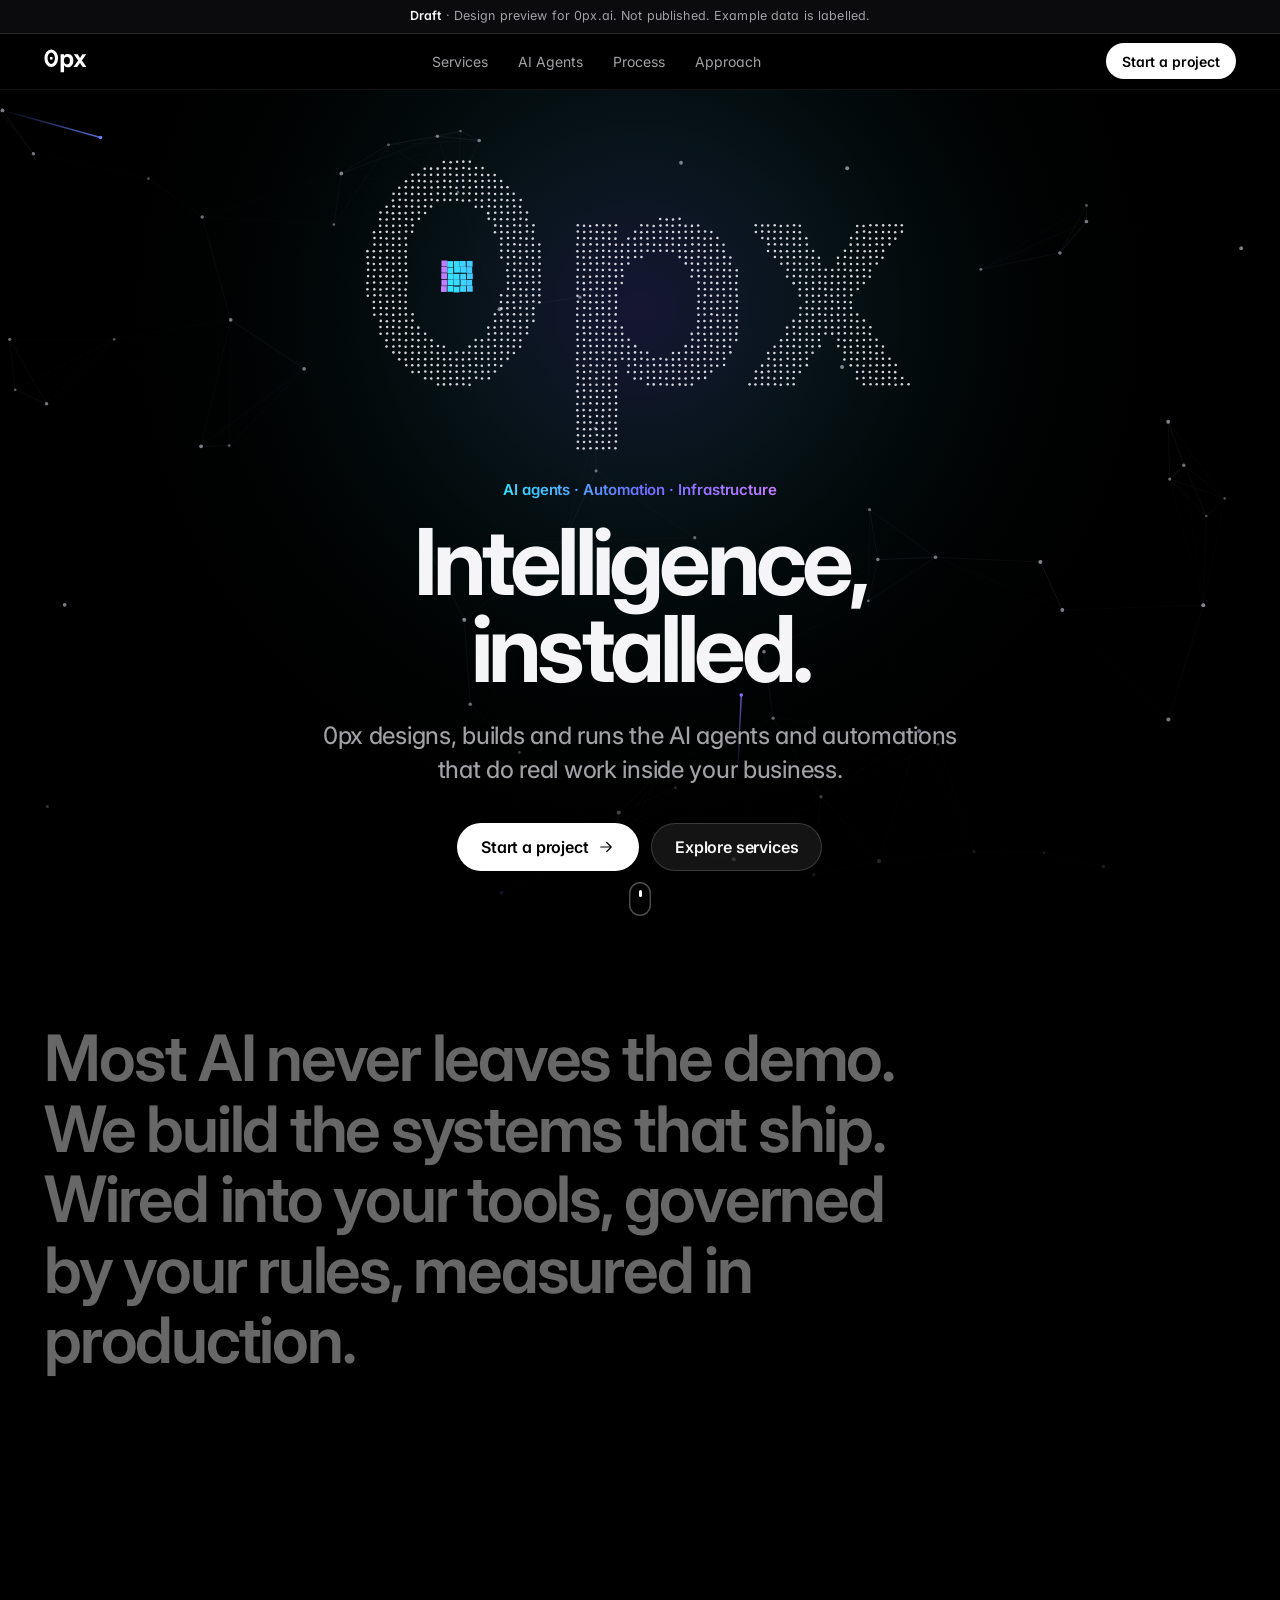
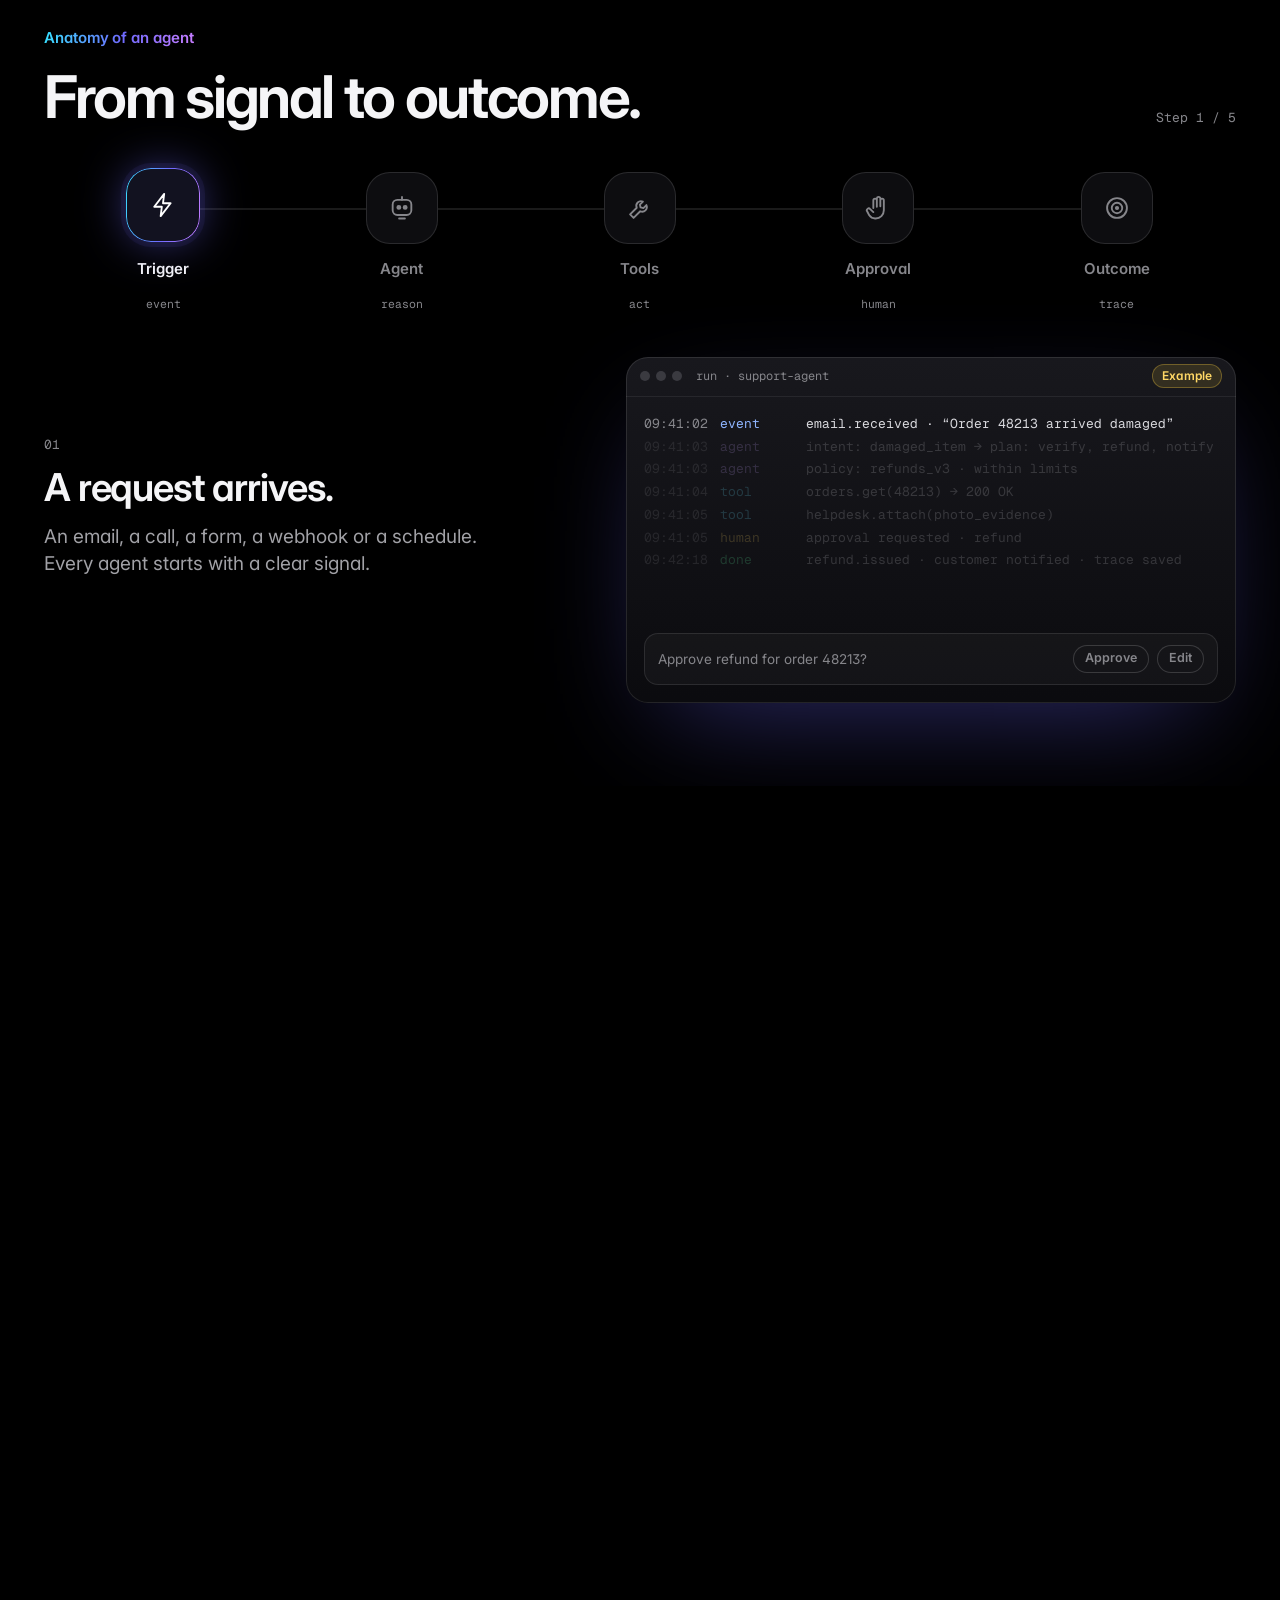
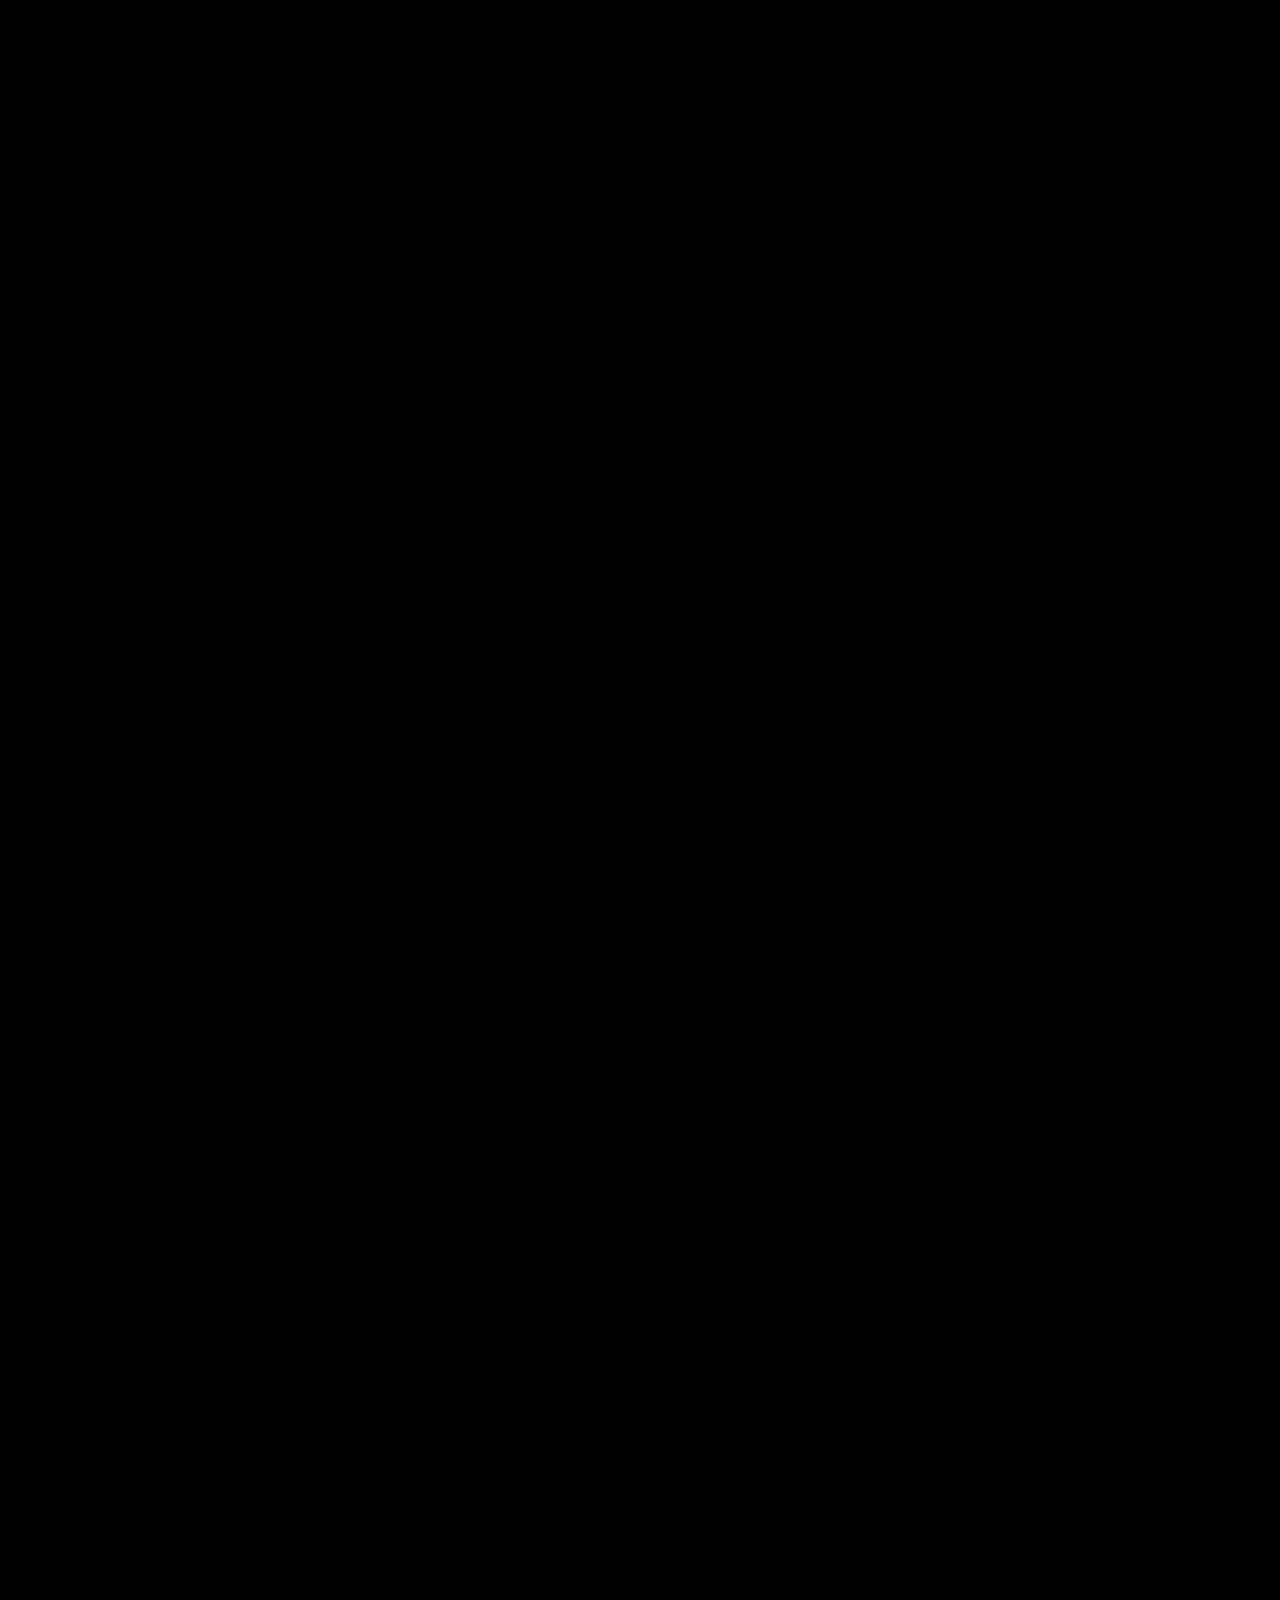
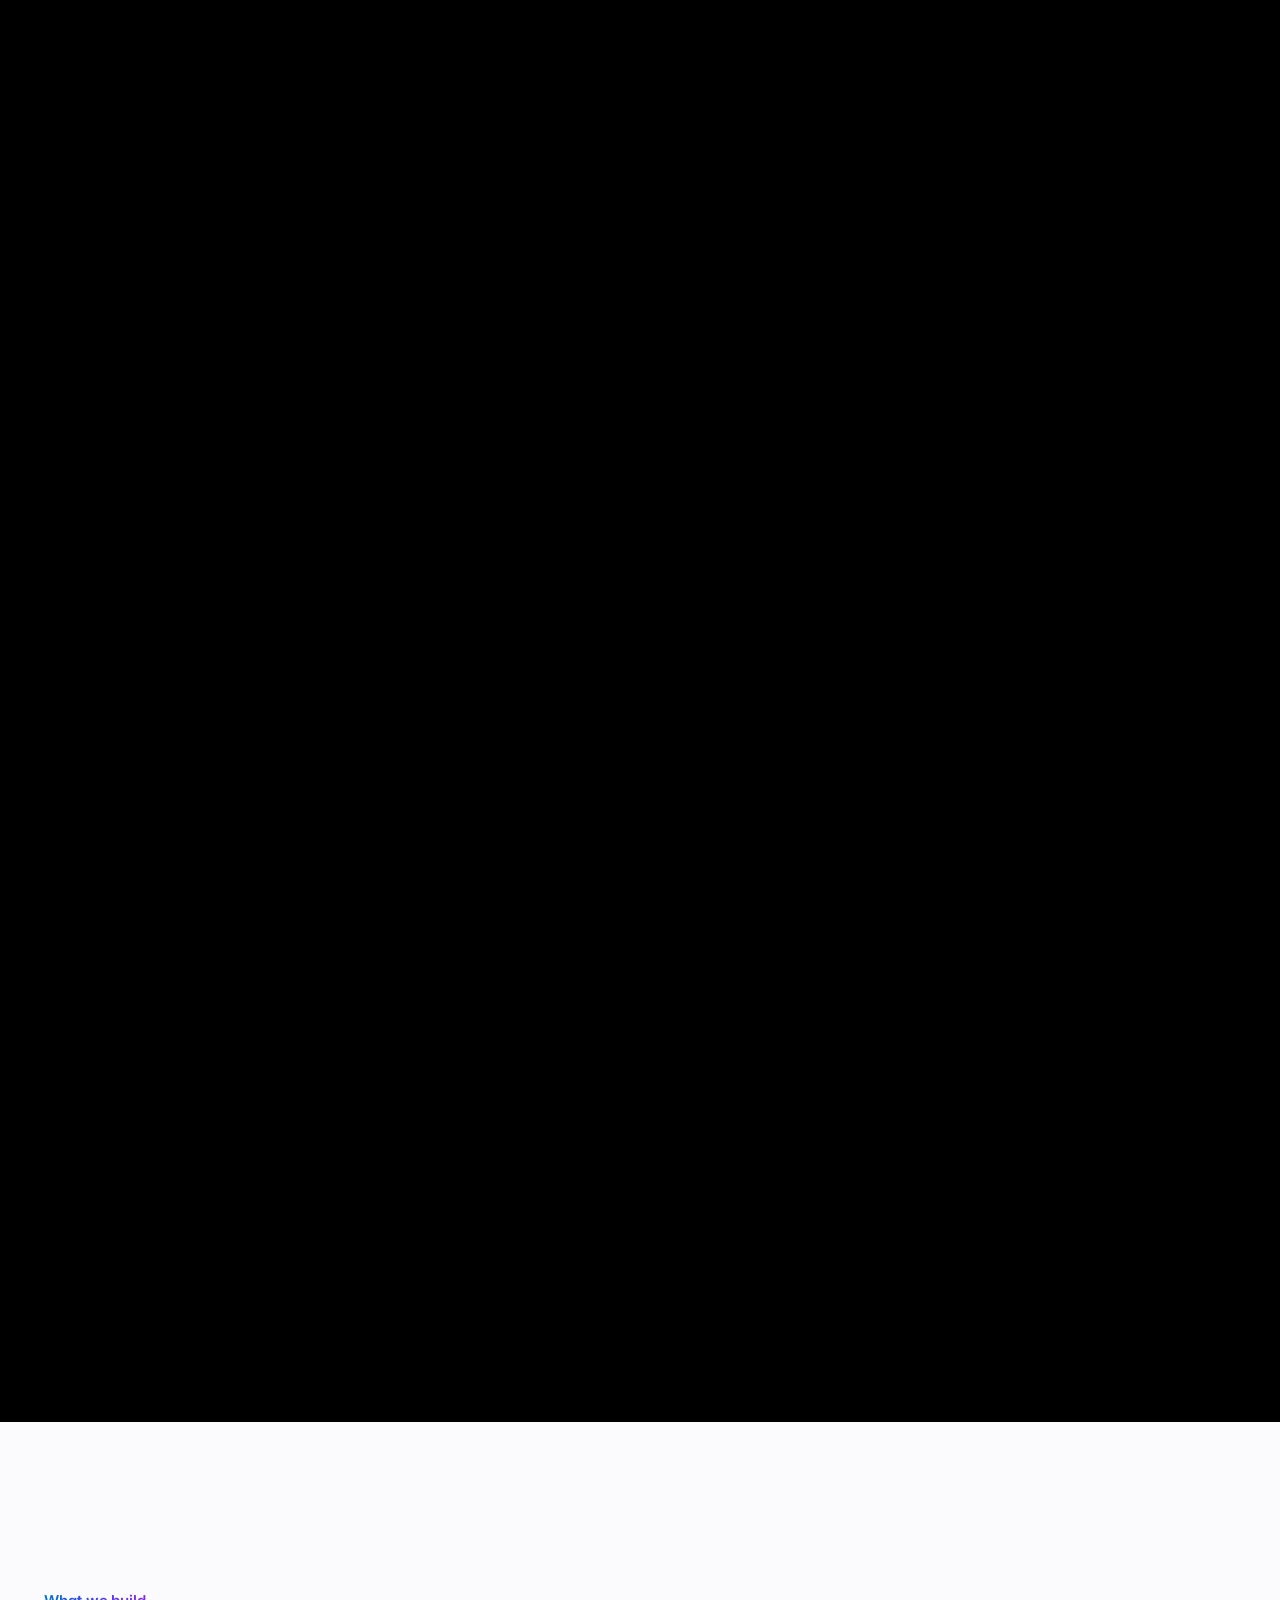
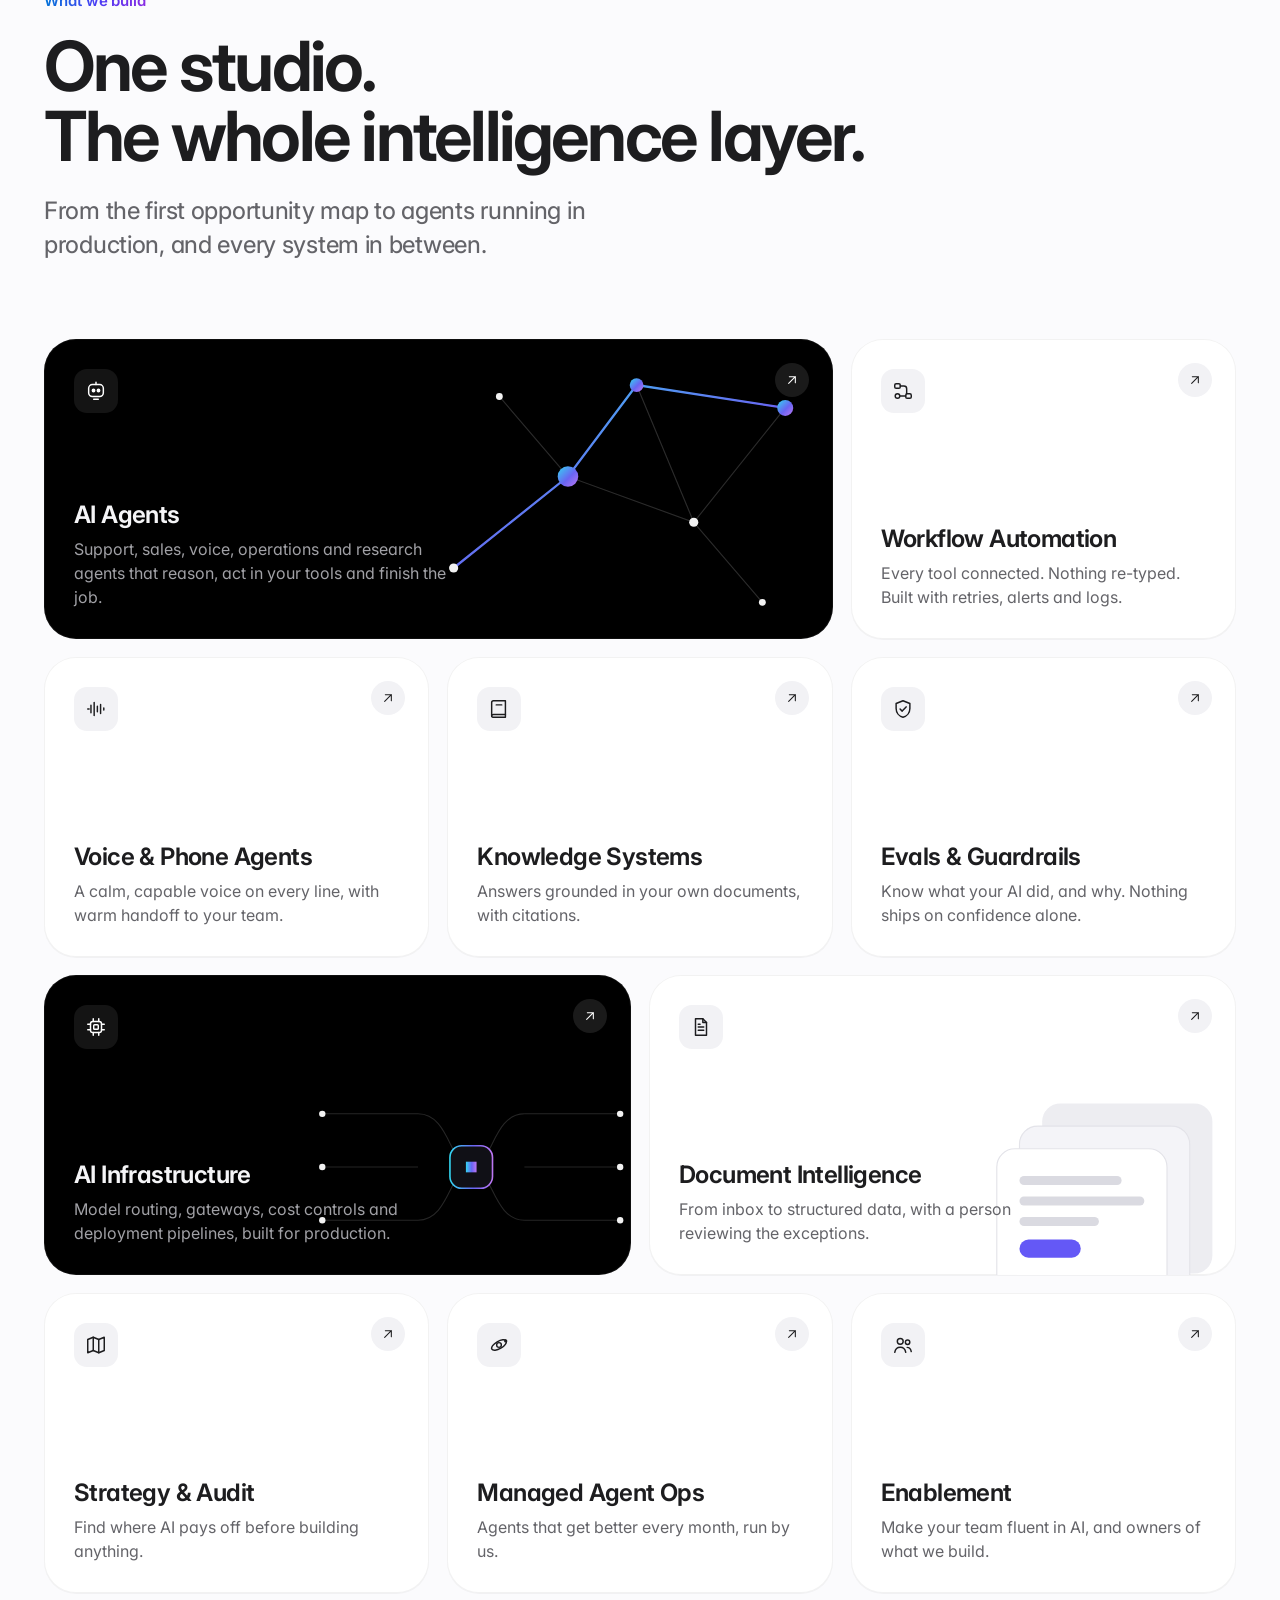
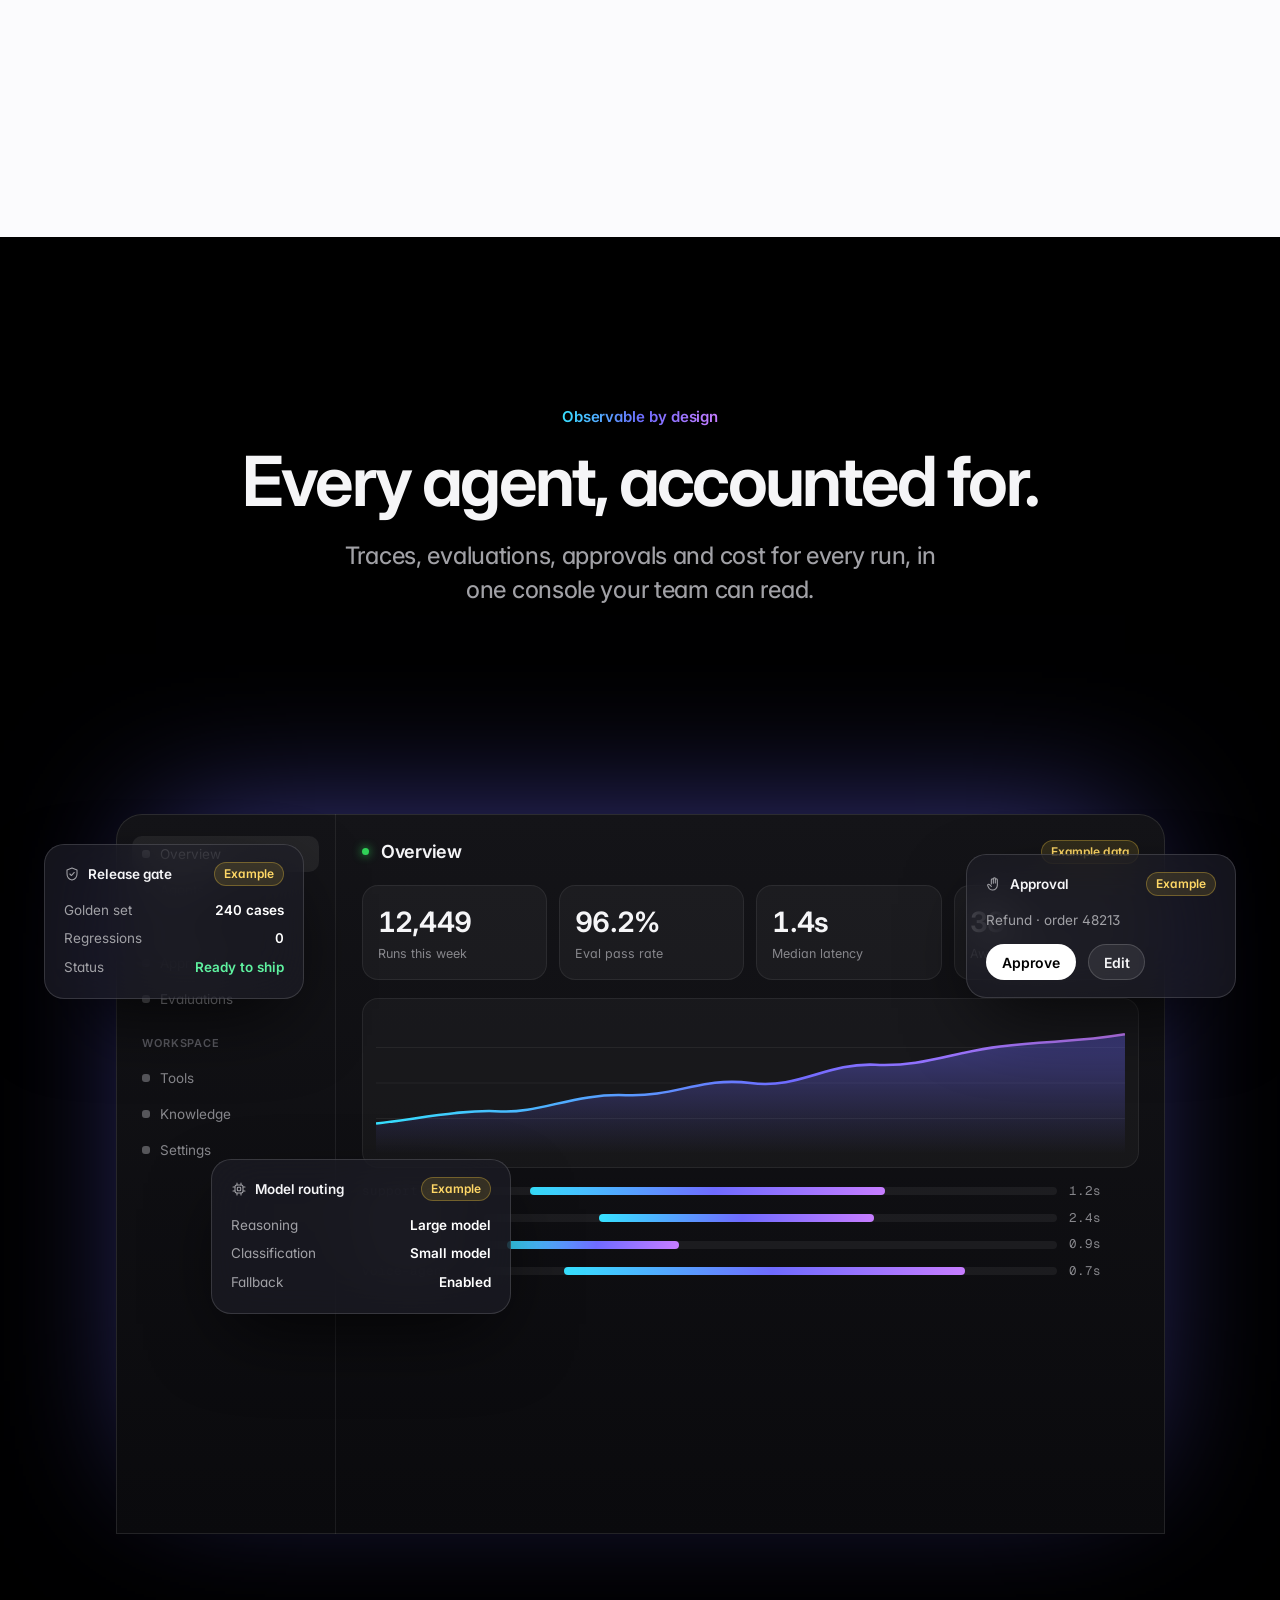
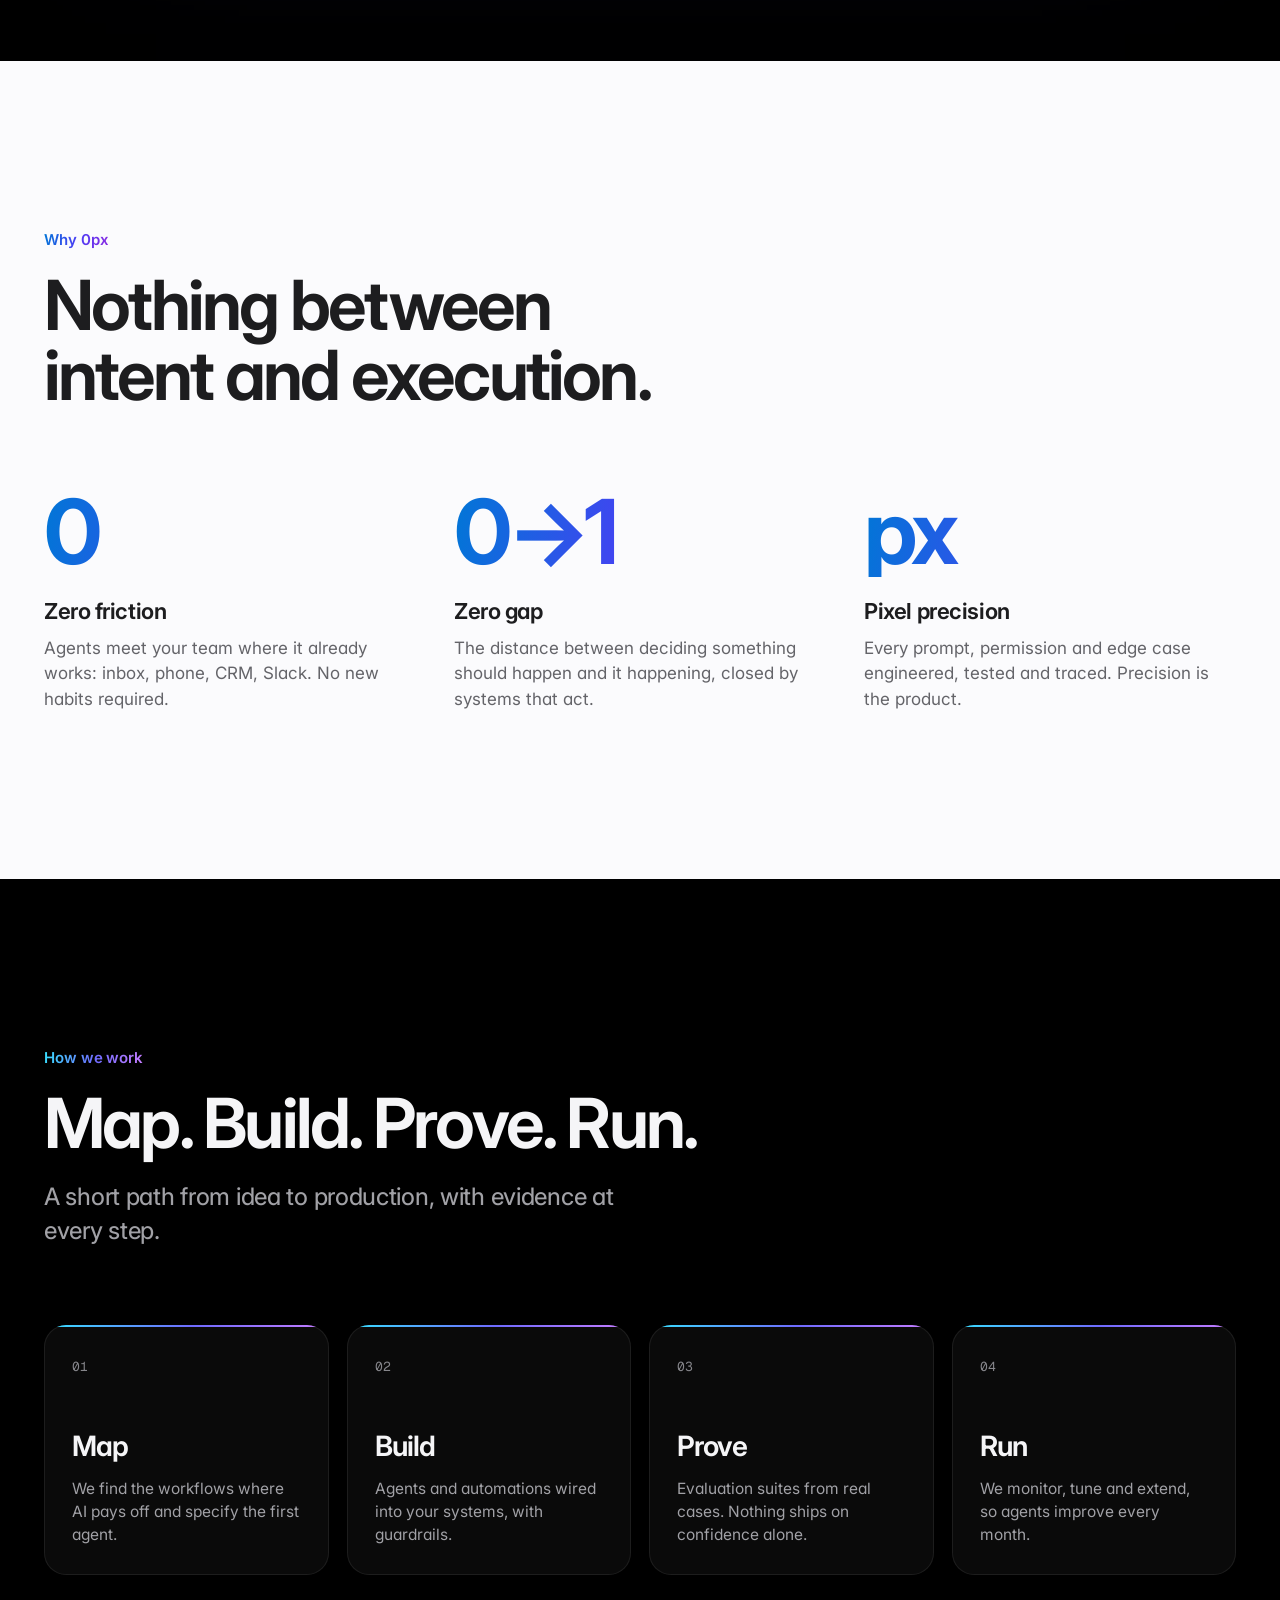
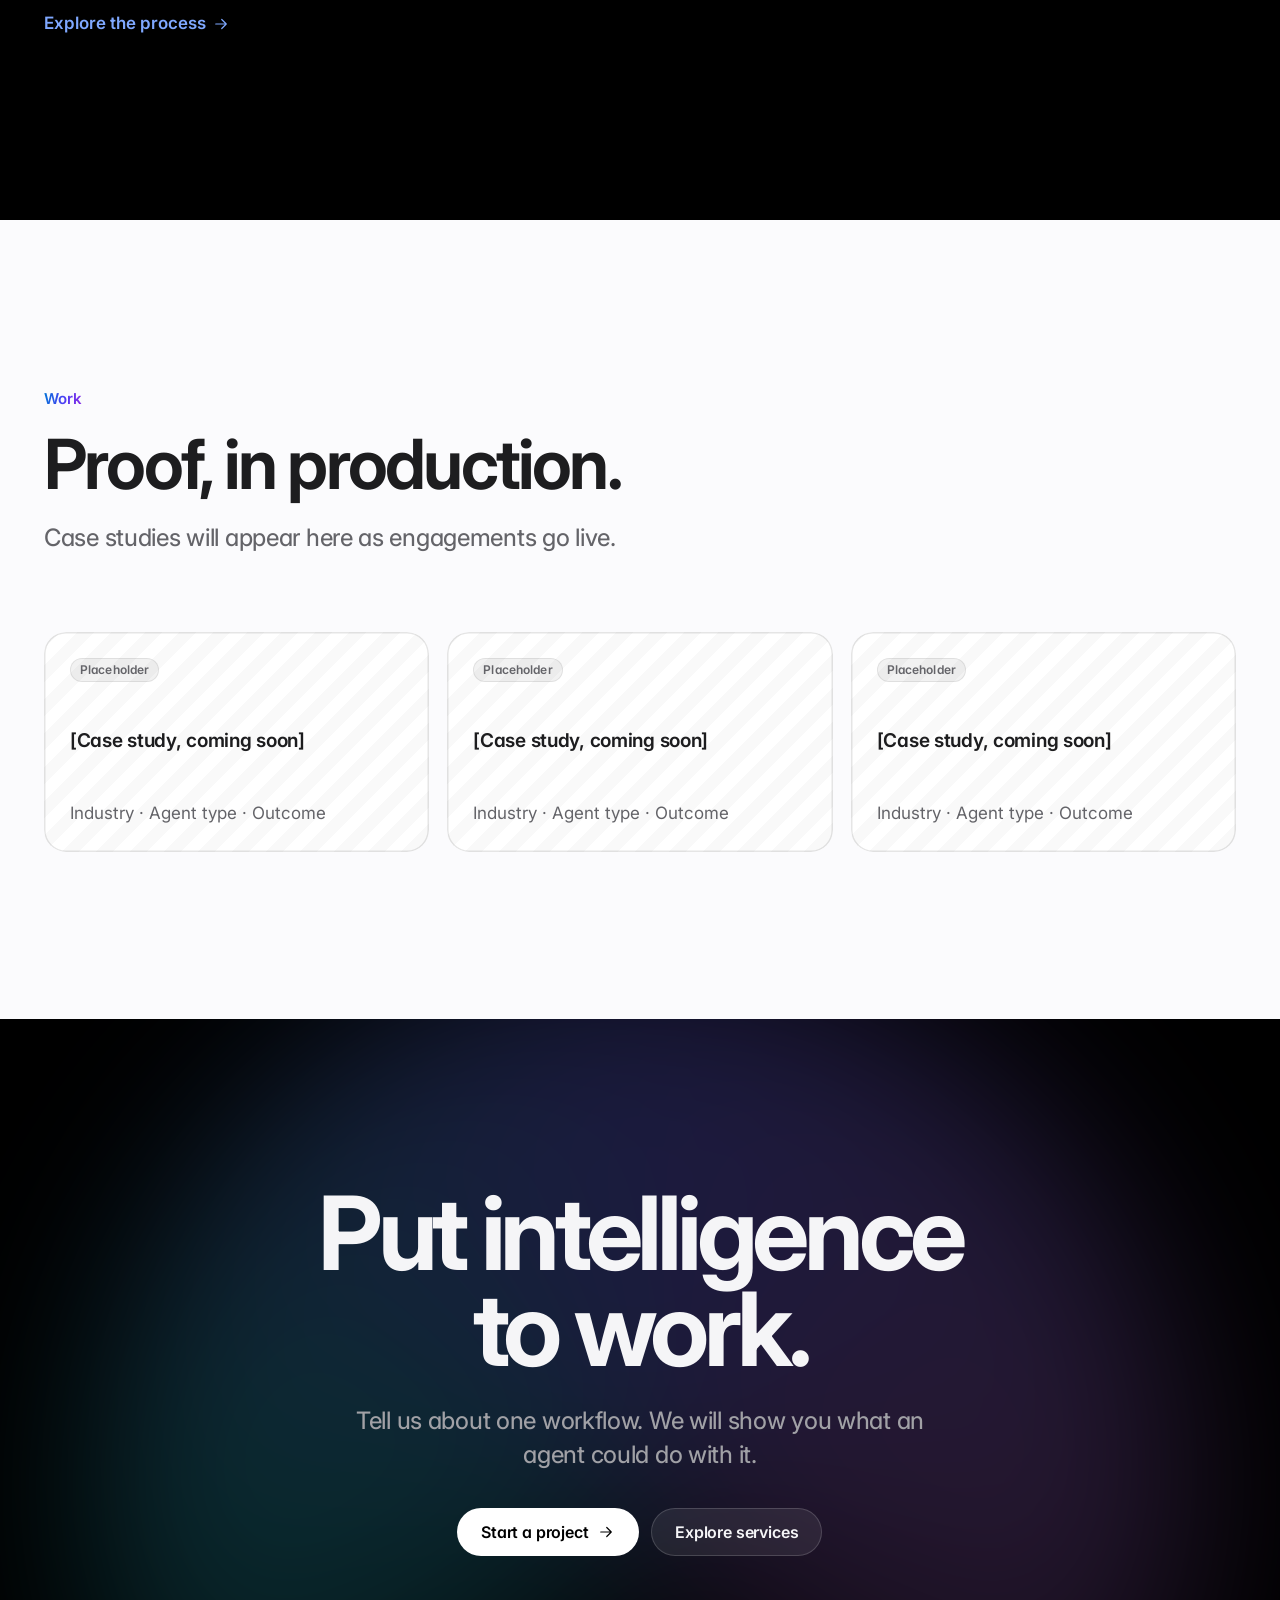
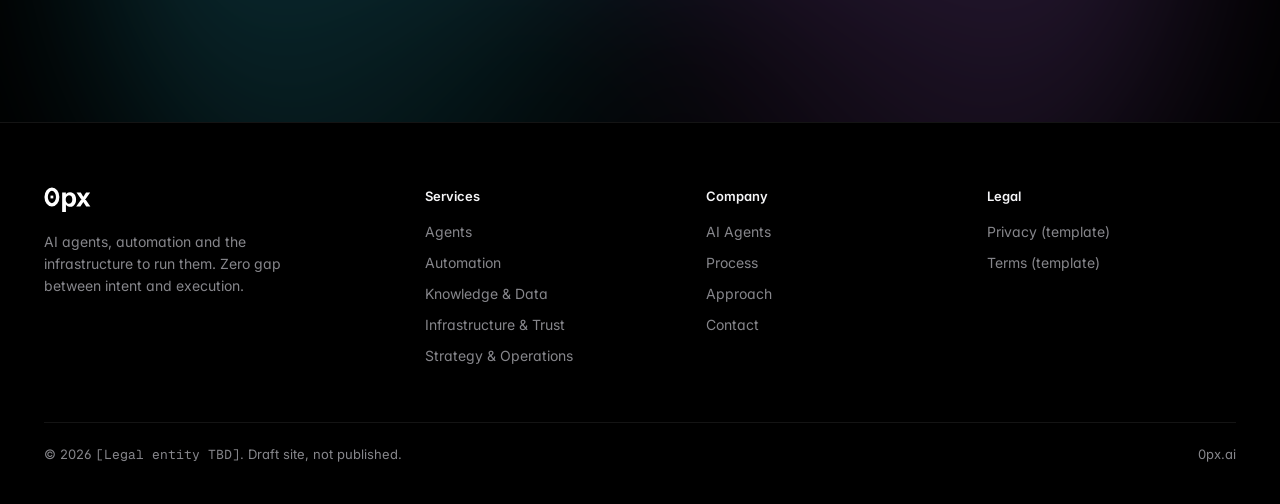
<file: index.html>
<!doctype html>
<html lang="en">
<head>
<meta charset="utf-8">
<meta name="robots" content="noindex,nofollow">
<meta name="viewport" content="width=device-width, initial-scale=1, viewport-fit=cover">
<title>0px · AI agents and automation, installed</title>
<meta name="description" content="0px designs, builds and runs AI agents and automations that do real work inside your business.">
<link rel="canonical" href="https://0px.ai/">
<meta name="theme-color" content="#000000">
<meta property="og:title" content="0px · AI agents and automation, installed">
<meta property="og:description" content="0px designs, builds and runs AI agents and automations that do real work inside your business.">
<meta property="og:type" content="website">
<meta property="og:site_name" content="0px">
<meta property="og:image" content="https://0px.ai/assets/img/og-image.png">
<meta property="og:image:width" content="1200">
<meta property="og:image:height" content="630">
<meta name="twitter:card" content="summary_large_image">
<meta name="twitter:title" content="0px · AI agents and automation, installed">
<meta name="twitter:description" content="0px designs, builds and runs AI agents and automations that do real work inside your business.">
<meta name="twitter:image" content="https://0px.ai/assets/img/og-image.png">
<link rel="apple-touch-icon" href="assets/img/apple-touch-icon.png">
<meta property="og:url" content="https://0px.ai/">
<link rel="icon" href="assets/img/favicon.svg" type="image/svg+xml">
<link rel="preload" href="assets/fonts/Inter-var.woff2" as="font" type="font/woff2" crossorigin>
<link rel="stylesheet" href="assets/css/site.css">
<script>document.documentElement.classList.add('js')</script>
</head>
<body class="home">
<a class="skip" href="#main">Skip to content</a>
<aside class="draft-bar" aria-label="Draft notice"><b>Draft</b> · Design preview for 0px.ai. Not published. Example data is labelled.</aside>
<header class="nav">
  <div class="wrap">
    <a class="brand" href="index.html" aria-label="0px home"><img src="assets/img/0px-wordmark-white.svg" alt="0px" width="44" height="24"></a>
    <nav aria-label="Primary"><ul class="nav-links"><li><a href="services.html">Services</a></li><li><a href="ai-agents.html">AI Agents</a></li><li><a href="process.html">Process</a></li><li><a href="approach.html">Approach</a></li></ul></nav>
    <div class="nav-cta">
      <a class="btn btn-sm magnetic" href="contact.html">Start a project</a>
      <button class="nav-toggle" type="button" aria-expanded="false" aria-controls="sheet" aria-label="Open menu"><span></span><span></span></button>
    </div>
  </div>
</header>
<div class="sheet" id="sheet"><nav aria-label="Mobile"><a href="services.html">Services</a><a href="ai-agents.html">AI Agents</a><a href="process.html">Process</a><a href="approach.html">Approach</a><a href="contact.html">Contact</a></nav><a class="btn" href="contact.html">Start a project</a></div>
<main id="main">

<section class="hero" data-hero aria-label="Introduction">
  <canvas aria-hidden="true"></canvas>
  <div class="hero-static" aria-hidden="true"><img src="assets/img/0px-wordmark-signal.svg" alt=""></div>
  <div class="wrap hero-inner">
    <p class="eyebrow grad">AI agents · Automation · Infrastructure</p>
    <h1 class="display">Intelligence, installed.</h1>
    <p class="lede">0px designs, builds and runs the AI agents and automations that do real work inside your business.</p>
    <div class="btn-row"><a class="btn magnetic" href="contact.html">Start a project <svg viewBox="0 0 24 24" fill="none" stroke="currentColor" stroke-width="1.6" stroke-linecap="round" stroke-linejoin="round" aria-hidden="true" focusable="false" class="arr"><path d="M5 12h14M13 6l6 6-6 6"/></svg></a><a class="btn btn-ghost magnetic" href="services.html">Explore services</a></div>
  </div>
  <span class="scroll-cue" aria-hidden="true"></span>
</section>

<section class="section dark" aria-label="Why 0px">
  <div class="wrap">
    <p class="statement" data-words>Most AI never leaves the demo. We build the systems that *ship. Wired into your tools, governed by your rules, measured in *production.</p>
  </div>
</section>

<section class="pipe" data-pipe aria-labelledby="pipe-h">
  <div class="pipe-stick">
    <div class="wrap">
      <div class="pipe-head"><div><p class="eyebrow grad">Anatomy of an agent</p><h2 class="h2" id="pipe-h">From signal to outcome.</h2></div><span class="pipe-count" aria-hidden="true">Step 1 / 5</span></div>
      <div class="pipe-track" aria-hidden="true"><div class="pipe-line"><i></i></div><div class="pnode on cur"><div class="orb"><svg viewBox="0 0 24 24" fill="none" stroke="currentColor" stroke-width="1.6" stroke-linecap="round" stroke-linejoin="round" aria-hidden="true" focusable="false"><path d="M13 2.5 4.5 13.5H11l-1 8 8.5-11H12z"/></svg></div><div class="lbl">Trigger</div><div class="sub">event</div></div><div class="pnode"><div class="orb"><svg viewBox="0 0 24 24" fill="none" stroke="currentColor" stroke-width="1.6" stroke-linecap="round" stroke-linejoin="round" aria-hidden="true" focusable="false"><rect x="4" y="5" width="16" height="13" rx="4"/><circle cx="9.3" cy="11.5" r="1.3" fill="currentColor"/><circle cx="14.7" cy="11.5" r="1.3" fill="currentColor"/><path d="M12 2.5V5M9.5 21h5"/></svg></div><div class="lbl">Agent</div><div class="sub">reason</div></div><div class="pnode"><div class="orb"><svg viewBox="0 0 24 24" fill="none" stroke="currentColor" stroke-width="1.6" stroke-linecap="round" stroke-linejoin="round" aria-hidden="true" focusable="false"><path d="M14.5 6.5a4 4 0 0 0-5.3 5.3L3.5 17.5l3 3 5.7-5.7a4 4 0 0 0 5.3-5.3l-2.6 2.6-2.4-.6-.6-2.4z"/></svg></div><div class="lbl">Tools</div><div class="sub">act</div></div><div class="pnode"><div class="orb"><svg viewBox="0 0 24 24" fill="none" stroke="currentColor" stroke-width="1.6" stroke-linecap="round" stroke-linejoin="round" aria-hidden="true" focusable="false"><path d="M8 12V5.5a1.5 1.5 0 0 1 3 0V11M11 10.5V4a1.5 1.5 0 0 1 3 0v6.5M14 10.5V5.5a1.5 1.5 0 0 1 3 0V14a7 7 0 0 1-7 7h-.5a6 6 0 0 1-5-2.7L2.8 15a1.6 1.6 0 0 1 2.5-2L8 15.5"/></svg></div><div class="lbl">Approval</div><div class="sub">human</div></div><div class="pnode"><div class="orb"><svg viewBox="0 0 24 24" fill="none" stroke="currentColor" stroke-width="1.6" stroke-linecap="round" stroke-linejoin="round" aria-hidden="true" focusable="false"><circle cx="12" cy="12" r="8.5"/><circle cx="12" cy="12" r="4.5"/><circle cx="12" cy="12" r="1" fill="currentColor"/></svg></div><div class="lbl">Outcome</div><div class="sub">trace</div></div></div>
      <div class="pipe-body">
        <div class="pipe-copy"><div class="pstep cur"><div class="num">01</div><h3 class="h3">A request arrives.</h3><p>An email, a call, a form, a webhook or a schedule. Every agent starts with a clear signal.</p></div><div class="pstep"><div class="num">02</div><h3 class="h3">The agent reasons.</h3><p>It reads the context, checks your policies and plans the steps, using the model best suited to the job.</p></div><div class="pstep"><div class="num">03</div><h3 class="h3">It acts in your systems.</h3><p>Scoped, permissioned access to your CRM, help desk, database and APIs. Every call is logged.</p></div><div class="pstep"><div class="num">04</div><h3 class="h3">You stay in command.</h3><p>Anything irreversible or high-stakes waits for a person. Approve, edit or stop in one tap.</p></div><div class="pstep"><div class="num">05</div><h3 class="h3">Done. And measured.</h3><p>The result is written back, the customer is updated, and every step is traced and evaluated.</p></div></div>
        <div class="console" aria-label="Example agent run, illustrative only" role="img">
          <div class="console-bar"><span class="lights"><i></i><i></i><i></i></span><span class="mono">run · support-agent</span><span class="tag tag-ex">Example</span></div>
          <ul class="console-log"><li data-s="0" class="on"><span class="t">09:41:02</span><span class="k ">event</span><span class="m">email.received · “Order 48213 arrived damaged”</span></li><li data-s="1"><span class="t">09:41:03</span><span class="k a">agent</span><span class="m">intent: damaged_item → plan: verify, refund, notify</span></li><li data-s="1"><span class="t">09:41:03</span><span class="k a">agent</span><span class="m">policy: refunds_v3 · within limits</span></li><li data-s="2"><span class="t">09:41:04</span><span class="k tool">tool</span><span class="m">orders.get(48213) → 200 OK</span></li><li data-s="2"><span class="t">09:41:05</span><span class="k tool">tool</span><span class="m">helpdesk.attach(photo_evidence)</span></li><li data-s="3"><span class="t">09:41:05</span><span class="k h">human</span><span class="m">approval requested · refund</span></li><li data-s="4"><span class="t">09:42:18</span><span class="k o">done</span><span class="m">refund.issued · customer notified · trace saved</span></li></ul>
          <div class="approve"><span>Approve refund for order 48213?</span><span class="mini"><span>Approve</span><span>Edit</span></span></div>
        </div>
      </div>
    </div>
  </div>
</section>

<section class="section light" aria-labelledby="build-h">
  <div class="wrap">
    <div class="section-head" data-reveal><p class="eyebrow grad">What we build</p><h2 class="h2" id="build-h">One studio.<br>The whole intelligence layer.</h2><p class="lede">From the first opportunity map to agents running in production, and every system in between.</p></div>
    <div class="bento"><a class="tile w4 ink glow-card" href="ai-agents.html" data-reveal data-delay="0"><span class="ic"><svg viewBox="0 0 24 24" fill="none" stroke="currentColor" stroke-width="1.6" stroke-linecap="round" stroke-linejoin="round" aria-hidden="true" focusable="false"><rect x="4" y="5" width="16" height="13" rx="4"/><circle cx="9.3" cy="11.5" r="1.3" fill="currentColor"/><circle cx="14.7" cy="11.5" r="1.3" fill="currentColor"/><path d="M12 2.5V5M9.5 21h5"/></svg></span><span class="go" aria-hidden="true"><svg viewBox="0 0 24 24" fill="none" stroke="currentColor" stroke-width="1.6" stroke-linecap="round" stroke-linejoin="round" aria-hidden="true" focusable="false"><path d="M7 17 17 7M8 7h9v9"/></svg></span><h3>AI Agents</h3><p>Support, sales, voice, operations and research agents that reason, act in your tools and finish the job.</p><svg class="viz" viewBox="0 0 400 300" aria-hidden="true"><defs><linearGradient id="vg" x1="0" y1="0" x2="1" y2="1"><stop offset="0" stop-color="#36E2FF"/><stop offset=".55" stop-color="#6F6BFF"/><stop offset="1" stop-color="#C77DFF"/></linearGradient></defs>
<g stroke="rgba(255,255,255,.18)" stroke-width="1"><path d="M60 230 160 150 270 190 350 90M160 150 220 70 350 90M160 150 100 80M270 190 330 260M220 70 270 190"/></g>
<g stroke="url(#vg)" stroke-width="2" fill="none"><path d="M60 230 160 150 220 70 350 90"/></g>
<g fill="#fff"><circle cx="60" cy="230" r="4"/><circle cx="270" cy="190" r="4"/><circle cx="100" cy="80" r="3"/><circle cx="330" cy="260" r="3"/></g>
<g fill="url(#vg)"><circle cx="160" cy="150" r="9"/><circle cx="220" cy="70" r="6"/><circle cx="350" cy="90" r="7"/></g></svg></a><a class="tile w2 glow-card" href="services.html#workflow-automation" data-reveal data-delay="80"><span class="ic"><svg viewBox="0 0 24 24" fill="none" stroke="currentColor" stroke-width="1.6" stroke-linecap="round" stroke-linejoin="round" aria-hidden="true" focusable="false"><rect x="3" y="4" width="6" height="5" rx="1.5"/><rect x="15" y="15" width="6" height="5" rx="1.5"/><path d="M9 6.5h4a3 3 0 0 1 3 3V15"/><circle cx="6" cy="17.5" r="2.5"/><path d="M8.5 17.5H15"/></svg></span><span class="go" aria-hidden="true"><svg viewBox="0 0 24 24" fill="none" stroke="currentColor" stroke-width="1.6" stroke-linecap="round" stroke-linejoin="round" aria-hidden="true" focusable="false"><path d="M7 17 17 7M8 7h9v9"/></svg></span><h3>Workflow Automation</h3><p>Every tool connected. Nothing re-typed. Built with retries, alerts and logs.</p></a><a class="tile w2 glow-card" href="services.html#voice-agents" data-reveal data-delay="160"><span class="ic"><svg viewBox="0 0 24 24" fill="none" stroke="currentColor" stroke-width="1.6" stroke-linecap="round" stroke-linejoin="round" aria-hidden="true" focusable="false"><path d="M3 12h1.5M6.5 8v8M10 5v14M13.5 9v6M17 7v10M20.5 11v2"/></svg></span><span class="go" aria-hidden="true"><svg viewBox="0 0 24 24" fill="none" stroke="currentColor" stroke-width="1.6" stroke-linecap="round" stroke-linejoin="round" aria-hidden="true" focusable="false"><path d="M7 17 17 7M8 7h9v9"/></svg></span><h3>Voice & Phone Agents</h3><p>A calm, capable voice on every line, with warm handoff to your team.</p></a><a class="tile w2 glow-card" href="services.html#knowledge-systems" data-reveal data-delay="0"><span class="ic"><svg viewBox="0 0 24 24" fill="none" stroke="currentColor" stroke-width="1.6" stroke-linecap="round" stroke-linejoin="round" aria-hidden="true" focusable="false"><path d="M4 5a2 2 0 0 1 2-2h13v15H6a2 2 0 0 0-2 2z"/><path d="M4 20a2 2 0 0 0 2 1h13v-3M9 7.5h6"/></svg></span><span class="go" aria-hidden="true"><svg viewBox="0 0 24 24" fill="none" stroke="currentColor" stroke-width="1.6" stroke-linecap="round" stroke-linejoin="round" aria-hidden="true" focusable="false"><path d="M7 17 17 7M8 7h9v9"/></svg></span><h3>Knowledge Systems</h3><p>Answers grounded in your own documents, with citations.</p></a><a class="tile w2 glow-card" href="services.html#evals-observability" data-reveal data-delay="80"><span class="ic"><svg viewBox="0 0 24 24" fill="none" stroke="currentColor" stroke-width="1.6" stroke-linecap="round" stroke-linejoin="round" aria-hidden="true" focusable="false"><path d="M12 3 4.5 6v5.5c0 4.6 3.2 8.4 7.5 9.5 4.3-1.1 7.5-4.9 7.5-9.5V6z"/><path d="m8.8 12 2.3 2.3 4.3-4.6"/></svg></span><span class="go" aria-hidden="true"><svg viewBox="0 0 24 24" fill="none" stroke="currentColor" stroke-width="1.6" stroke-linecap="round" stroke-linejoin="round" aria-hidden="true" focusable="false"><path d="M7 17 17 7M8 7h9v9"/></svg></span><h3>Evals & Guardrails</h3><p>Know what your AI did, and why. Nothing ships on confidence alone.</p></a><a class="tile w3 ink glow-card" href="services.html#llmops" data-reveal data-delay="160"><span class="ic"><svg viewBox="0 0 24 24" fill="none" stroke="currentColor" stroke-width="1.6" stroke-linecap="round" stroke-linejoin="round" aria-hidden="true" focusable="false"><rect x="6" y="6" width="12" height="12" rx="2.5"/><rect x="9.5" y="9.5" width="5" height="5" rx="1"/><path d="M9 3v3M15 3v3M9 18v3M15 18v3M3 9h3M3 15h3M18 9h3M18 15h3"/></svg></span><span class="go" aria-hidden="true"><svg viewBox="0 0 24 24" fill="none" stroke="currentColor" stroke-width="1.6" stroke-linecap="round" stroke-linejoin="round" aria-hidden="true" focusable="false"><path d="M7 17 17 7M8 7h9v9"/></svg></span><h3>AI Infrastructure</h3><p>Model routing, gateways, cost controls and deployment pipelines, built for production.</p><svg class="viz" viewBox="0 0 320 220" aria-hidden="true"><defs><linearGradient id="vr" x1="0" x2="1"><stop offset="0" stop-color="#36E2FF"/><stop offset=".55" stop-color="#6F6BFF"/><stop offset="1" stop-color="#C77DFF"/></linearGradient></defs><g fill="none" stroke="rgba(255,255,255,.16)"><path d="M20 60h90M20 110h90M20 160h90M210 60h90M210 110h90M210 160h90"/><path d="M110 60c30 0 30 50 50 50M110 160c30 0 30-50 50-50M210 60c-30 0-30 50-50 50M210 160c-30 0-30-50-50-50"/></g><path d="M20 110h120M180 110h120" stroke="url(#vr)" stroke-width="2"/><rect x="140" y="90" width="40" height="40" rx="11" fill="#111118" stroke="url(#vr)" stroke-width="1.5"/><rect x="155" y="105" width="10" height="10" fill="url(#vr)"/><g fill="#fff"><circle cx="20" cy="60" r="3"/><circle cx="20" cy="110" r="3"/><circle cx="20" cy="160" r="3"/><circle cx="300" cy="60" r="3"/><circle cx="300" cy="110" r="3"/><circle cx="300" cy="160" r="3"/></g></svg></a><a class="tile w3 glow-card" href="services.html#document-ai" data-reveal data-delay="0"><span class="ic"><svg viewBox="0 0 24 24" fill="none" stroke="currentColor" stroke-width="1.6" stroke-linecap="round" stroke-linejoin="round" aria-hidden="true" focusable="false"><path d="M6 3h8l4 4v14H6z"/><path d="M14 3v4h4M9 12h6M9 15.5h6M9 9h2"/></svg></span><span class="go" aria-hidden="true"><svg viewBox="0 0 24 24" fill="none" stroke="currentColor" stroke-width="1.6" stroke-linecap="round" stroke-linejoin="round" aria-hidden="true" focusable="false"><path d="M7 17 17 7M8 7h9v9"/></svg></span><h3>Document Intelligence</h3><p>From inbox to structured data, with a person reviewing the exceptions.</p><svg class="viz" viewBox="0 0 300 200" aria-hidden="true"><g><rect x="120" y="40" width="150" height="150" rx="16" fill="#ececf1"/><rect x="100" y="60" width="150" height="150" rx="16" fill="#f4f4f8" stroke="#e2e2e8"/><rect x="80" y="80" width="150" height="150" rx="16" fill="#fff" stroke="#e2e2e8"/></g><g fill="#d9d9e0"><rect x="100" y="104" width="90" height="8" rx="4"/><rect x="100" y="122" width="110" height="8" rx="4"/><rect x="100" y="140" width="70" height="8" rx="4"/></g><rect x="100" y="160" width="54" height="16" rx="8" fill="#4b3df5" opacity=".9"/></svg></a><a class="tile w2 glow-card" href="services.html#strategy-audit" data-reveal data-delay="80"><span class="ic"><svg viewBox="0 0 24 24" fill="none" stroke="currentColor" stroke-width="1.6" stroke-linecap="round" stroke-linejoin="round" aria-hidden="true" focusable="false"><path d="m3 6 6-2.5 6 2.5 6-2.5v14.5l-6 2.5-6-2.5-6 2.5z"/><path d="M9 3.5V18M15 6v14.5"/></svg></span><span class="go" aria-hidden="true"><svg viewBox="0 0 24 24" fill="none" stroke="currentColor" stroke-width="1.6" stroke-linecap="round" stroke-linejoin="round" aria-hidden="true" focusable="false"><path d="M7 17 17 7M8 7h9v9"/></svg></span><h3>Strategy & Audit</h3><p>Find where AI pays off before building anything.</p></a><a class="tile w2 glow-card" href="services.html#managed-ops" data-reveal data-delay="160"><span class="ic"><svg viewBox="0 0 24 24" fill="none" stroke="currentColor" stroke-width="1.6" stroke-linecap="round" stroke-linejoin="round" aria-hidden="true" focusable="false"><circle cx="12" cy="12" r="2.6"/><ellipse cx="12" cy="12" rx="9" ry="4" transform="rotate(-30 12 12)"/><circle cx="19.3" cy="7.6" r="1" fill="currentColor"/></svg></span><span class="go" aria-hidden="true"><svg viewBox="0 0 24 24" fill="none" stroke="currentColor" stroke-width="1.6" stroke-linecap="round" stroke-linejoin="round" aria-hidden="true" focusable="false"><path d="M7 17 17 7M8 7h9v9"/></svg></span><h3>Managed Agent Ops</h3><p>Agents that get better every month, run by us.</p></a><a class="tile w2 glow-card" href="services.html#enablement" data-reveal data-delay="0"><span class="ic"><svg viewBox="0 0 24 24" fill="none" stroke="currentColor" stroke-width="1.6" stroke-linecap="round" stroke-linejoin="round" aria-hidden="true" focusable="false"><circle cx="9" cy="8" r="3.2"/><path d="M3 20c.6-3.4 3-5.5 6-5.5s5.4 2.1 6 5.5"/><circle cx="17" cy="9" r="2.4"/><path d="M16.5 14.6c2.4.1 4 1.9 4.5 4.6"/></svg></span><span class="go" aria-hidden="true"><svg viewBox="0 0 24 24" fill="none" stroke="currentColor" stroke-width="1.6" stroke-linecap="round" stroke-linejoin="round" aria-hidden="true" focusable="false"><path d="M7 17 17 7M8 7h9v9"/></svg></span><h3>Enablement</h3><p>Make your team fluent in AI, and owners of what we build.</p></a></div>
    <p style="margin-top:36px" data-reveal><a class="link" href="services.html">See the full service catalog <svg viewBox="0 0 24 24" fill="none" stroke="currentColor" stroke-width="1.6" stroke-linecap="round" stroke-linejoin="round" aria-hidden="true" focusable="false" class="arr"><path d="M5 12h14M13 6l6 6-6 6"/></svg></a></p>
  </div>
</section>

<section class="section dark show" aria-labelledby="show-h">
  <div class="wrap">
    <div class="center" data-reveal><p class="eyebrow grad">Observable by design</p><h2 class="h2" id="show-h">Every agent, accounted for.</h2><p class="lede" style="margin-top:22px">Traces, evaluations, approvals and cost for every run, in one console your team can read.</p></div>
    <div class="show-stage" role="img" aria-label="Illustrative agent console with example data">
      <div class="layer win" data-speed="0.04" aria-hidden="true">
        <div class="win-side"><div class="it on"><i></i>Overview</div><div class="it"><i></i>Agents</div><div class="it"><i></i>Runs</div><div class="it"><i></i>Approvals</div><div class="it"><i></i>Evaluations</div><h6>Workspace</h6><div class="it"><i></i>Tools</div><div class="it"><i></i>Knowledge</div><div class="it"><i></i>Settings</div></div>
        <div class="win-main">
          <div class="win-top"><span class="dot"></span><h5>Overview</h5><span class="tag tag-ex">Example data</span></div>
          <div class="stats">
            <div class="stat"><div class="v" data-count="12480">0</div><div class="l">Runs this week</div></div>
            <div class="stat"><div class="v" data-count="96.4" data-dec="1" data-suf="%">0</div><div class="l">Eval pass rate</div></div>
            <div class="stat"><div class="v" data-count="1.4" data-dec="1" data-suf="s">0</div><div class="l">Median latency</div></div>
            <div class="stat"><div class="v" data-count="38">0</div><div class="l">Awaiting approval</div></div>
          </div>
          <div class="chart"><svg viewBox="0 0 600 140" preserveAspectRatio="none" aria-hidden="true"><defs><linearGradient id="cf" x1="0" y1="0" x2="0" y2="1"><stop offset="0" stop-color="#6F6BFF" stop-opacity=".45"/><stop offset="1" stop-color="#6F6BFF" stop-opacity="0"/></linearGradient><linearGradient id="cs" x1="0" x2="1"><stop offset="0" stop-color="#36E2FF"/><stop offset=".55" stop-color="#6F6BFF"/><stop offset="1" stop-color="#C77DFF"/></linearGradient></defs><g stroke="rgba(255,255,255,.06)"><path d="M0 35H600M0 70H600M0 105H600"/></g><path d="M0 110 C40 104 70 96 100 98 S160 80 200 82 260 64 300 70 360 50 400 52 460 40 500 34 560 30 600 22 V140 H0Z" fill="url(#cf)"/><path d="M0 110 C40 104 70 96 100 98 S160 80 200 82 260 64 300 70 360 50 400 52 460 40 500 34 560 30 600 22" fill="none" stroke="url(#cs)" stroke-width="2.5"/></svg></div>
          <div class="traces"><div class="trace"><span>support-agent</span><span class="bar"><i style="left:8%;width:62%"></i></span><span>1.2s</span></div><div class="trace"><span>sdr-agent</span><span class="bar"><i style="left:20%;width:48%"></i></span><span>2.4s</span></div><div class="trace"><span>intake-agent</span><span class="bar"><i style="left:4%;width:30%"></i></span><span>0.9s</span></div><div class="trace"><span>voice-agent</span><span class="bar"><i style="left:14%;width:70%"></i></span><span>0.7s</span></div></div>
        </div>
      </div>
      <div class="layer float f1" data-speed="-0.12" aria-hidden="true"><div class="ttl"><svg viewBox="0 0 24 24" fill="none" stroke="currentColor" stroke-width="1.6" stroke-linecap="round" stroke-linejoin="round" aria-hidden="true" focusable="false"><path d="M12 3 4.5 6v5.5c0 4.6 3.2 8.4 7.5 9.5 4.3-1.1 7.5-4.9 7.5-9.5V6z"/><path d="m8.8 12 2.3 2.3 4.3-4.6"/></svg><span>Release gate</span><span class="tag tag-ex" style="margin-left:auto">Example</span></div><div class="row"><span>Golden set</span><b>240 cases</b></div><div class="row"><span>Regressions</span><b>0</b></div><div class="row"><span>Status</span><b style="color:#5ff2a0">Ready to ship</b></div></div>
      <div class="layer float f2" data-speed="-0.2" aria-hidden="true"><div class="ttl"><svg viewBox="0 0 24 24" fill="none" stroke="currentColor" stroke-width="1.6" stroke-linecap="round" stroke-linejoin="round" aria-hidden="true" focusable="false"><path d="M8 12V5.5a1.5 1.5 0 0 1 3 0V11M11 10.5V4a1.5 1.5 0 0 1 3 0v6.5M14 10.5V5.5a1.5 1.5 0 0 1 3 0V14a7 7 0 0 1-7 7h-.5a6 6 0 0 1-5-2.7L2.8 15a1.6 1.6 0 0 1 2.5-2L8 15.5"/></svg><span>Approval</span><span class="tag tag-ex" style="margin-left:auto">Example</span></div><div class="row"><span>Refund · order 48213</span></div><div class="btn-row" style="margin-top:10px"><span class="btn btn-sm">Approve</span><span class="btn btn-sm btn-ghost">Edit</span></div></div>
      <div class="layer float f3" data-speed="-0.08" aria-hidden="true"><div class="ttl"><svg viewBox="0 0 24 24" fill="none" stroke="currentColor" stroke-width="1.6" stroke-linecap="round" stroke-linejoin="round" aria-hidden="true" focusable="false"><rect x="6" y="6" width="12" height="12" rx="2.5"/><rect x="9.5" y="9.5" width="5" height="5" rx="1"/><path d="M9 3v3M15 3v3M9 18v3M15 18v3M3 9h3M3 15h3M18 9h3M18 15h3"/></svg><span>Model routing</span><span class="tag tag-ex" style="margin-left:auto">Example</span></div><div class="row"><span>Reasoning</span><b>Large model</b></div><div class="row"><span>Classification</span><b>Small model</b></div><div class="row"><span>Fallback</span><b>Enabled</b></div></div>
    </div>
    <p class="ex-note center">Illustrative interface. All figures are example values, not client results.</p>
  </div>
</section>

<section class="section light" aria-labelledby="name-h">
  <div class="wrap">
    <div class="section-head" data-reveal><p class="eyebrow grad">Why 0px</p><h2 class="h2" id="name-h">Nothing between<br>intent and execution.</h2></div>
    <div class="trio">
      <div data-reveal><div class="k grad">0</div><h3>Zero friction</h3><p>Agents meet your team where it already works: inbox, phone, CRM, Slack. No new habits required.</p></div>
      <div data-reveal data-delay="100"><div class="k grad">0→1</div><h3>Zero gap</h3><p>The distance between deciding something should happen and it happening, closed by systems that act.</p></div>
      <div data-reveal data-delay="200"><div class="k grad">px</div><h3>Pixel precision</h3><p>Every prompt, permission and edge case engineered, tested and traced. Precision is the product.</p></div>
    </div>
  </div>
</section>

<section class="section dark" aria-labelledby="how-h">
  <div class="wrap">
    <div class="section-head" data-reveal><p class="eyebrow grad">How we work</p><h2 class="h2" id="how-h">Map. Build. Prove. Run.</h2><p class="lede">A short path from idea to production, with evidence at every step.</p></div>
    <div class="steps">
      <div class="step glow-card" data-reveal><span class="bar"></span><span class="n">01</span><h3>Map</h3><p>We find the workflows where AI pays off and specify the first agent.</p></div>
      <div class="step glow-card" data-reveal data-delay="100"><span class="bar"></span><span class="n">02</span><h3>Build</h3><p>Agents and automations wired into your systems, with guardrails.</p></div>
      <div class="step glow-card" data-reveal data-delay="200"><span class="bar"></span><span class="n">03</span><h3>Prove</h3><p>Evaluation suites from real cases. Nothing ships on confidence alone.</p></div>
      <div class="step glow-card" data-reveal data-delay="300"><span class="bar"></span><span class="n">04</span><h3>Run</h3><p>We monitor, tune and extend, so agents improve every month.</p></div>
    </div>
    <p style="margin-top:36px" data-reveal><a class="link" href="process.html">Explore the process <svg viewBox="0 0 24 24" fill="none" stroke="currentColor" stroke-width="1.6" stroke-linecap="round" stroke-linejoin="round" aria-hidden="true" focusable="false" class="arr"><path d="M5 12h14M13 6l6 6-6 6"/></svg></a></p>
  </div>
</section>

<section class="section light" aria-labelledby="proof-h">
  <div class="wrap">
    <div class="section-head" data-reveal><p class="eyebrow grad">Work</p><h2 class="h2" id="proof-h">Proof, in production.</h2><p class="lede">Case studies will appear here as engagements go live.</p></div>
    <div class="ph-grid">
      <div class="ph" data-reveal><span class="tag">Placeholder</span><b>[Case study, coming soon]</b><span>Industry · Agent type · Outcome</span></div>
      <div class="ph" data-reveal data-delay="100"><span class="tag">Placeholder</span><b>[Case study, coming soon]</b><span>Industry · Agent type · Outcome</span></div>
      <div class="ph" data-reveal data-delay="200"><span class="tag">Placeholder</span><b>[Case study, coming soon]</b><span>Industry · Agent type · Outcome</span></div>
    </div>
  </div>
</section>

<section class="section dark cta" aria-labelledby="cta-h">
  <div class="orbglow" aria-hidden="true"></div>
  <div class="wrap center">
    <h2 class="display" id="cta-h">Put intelligence<br>to work.</h2>
    <p class="lede" style="margin-top:26px">Tell us about one workflow. We will show you what an agent could do with it.</p>
    <div style="margin-top:36px"><div class="btn-row"><a class="btn magnetic" href="contact.html">Start a project <svg viewBox="0 0 24 24" fill="none" stroke="currentColor" stroke-width="1.6" stroke-linecap="round" stroke-linejoin="round" aria-hidden="true" focusable="false" class="arr"><path d="M5 12h14M13 6l6 6-6 6"/></svg></a><a class="btn btn-ghost magnetic" href="services.html">Explore services</a></div></div>
  </div>
</section>
</main>
<footer class="foot">
  <div class="wrap">
    <div class="foot-top">
      <div><img src="assets/img/0px-wordmark-white.svg" alt="0px" width="48" height="26"><p>AI agents, automation and the infrastructure to run them. Zero gap between intent and execution.</p></div>
      <div><h2>Services</h2><ul><li><a href="services.html#agents">Agents</a></li><li><a href="services.html#automation">Automation</a></li><li><a href="services.html#knowledge">Knowledge & Data</a></li><li><a href="services.html#infrastructure">Infrastructure & Trust</a></li><li><a href="services.html#strategy">Strategy & Operations</a></li></ul></div>
      <div><h2>Company</h2><ul><li><a href="ai-agents.html">AI Agents</a></li><li><a href="process.html">Process</a></li><li><a href="approach.html">Approach</a></li><li><a href="contact.html">Contact</a></li></ul></div>
      <div><h2>Legal</h2><ul><li><a href="privacy.html">Privacy (template)</a></li><li><a href="terms.html">Terms (template)</a></li></ul></div>
    </div>
    <div class="foot-bot"><span>© 2026 <span class="mono">[Legal entity TBD]</span>. Draft site, not published.</span><span>0px.ai</span></div>
  </div>
</footer>
<script src="assets/js/site.js" defer></script>
<script src="assets/js/hero.js" defer></script>
</body>
</html>
</file>
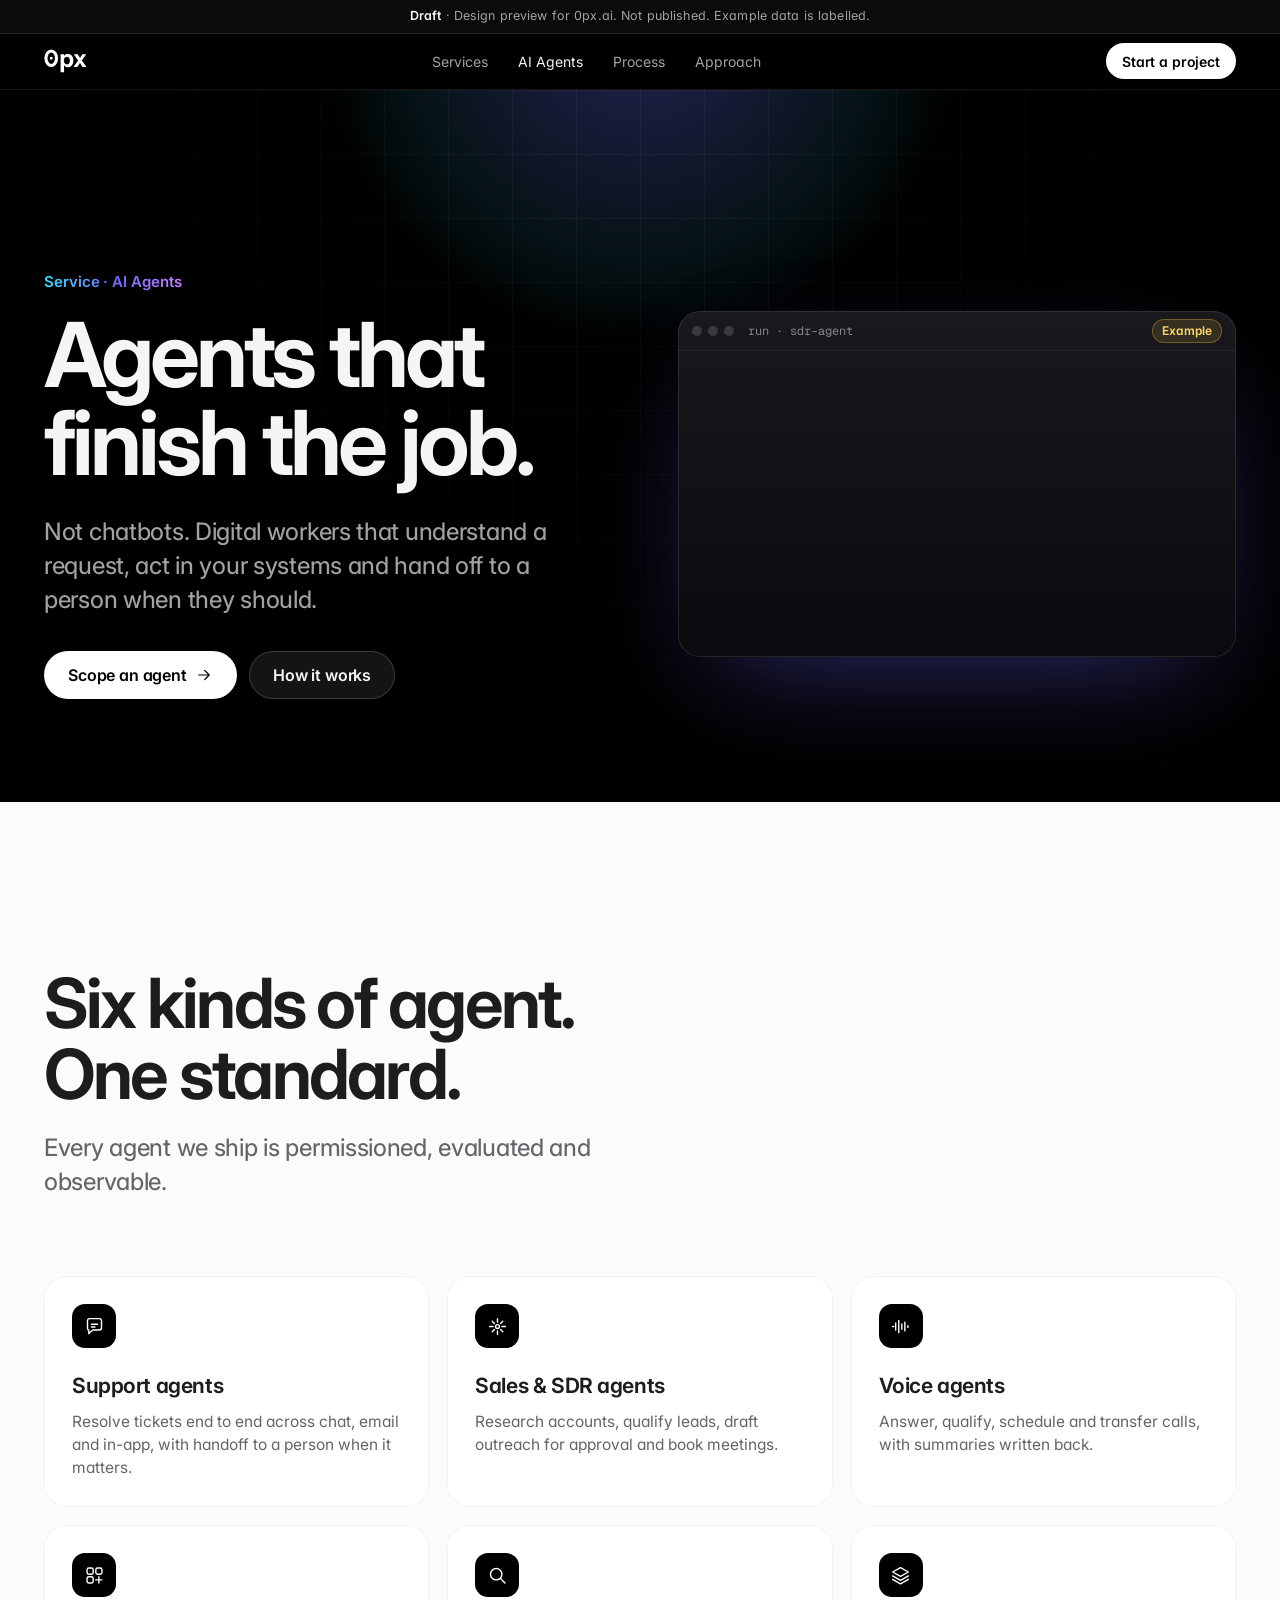
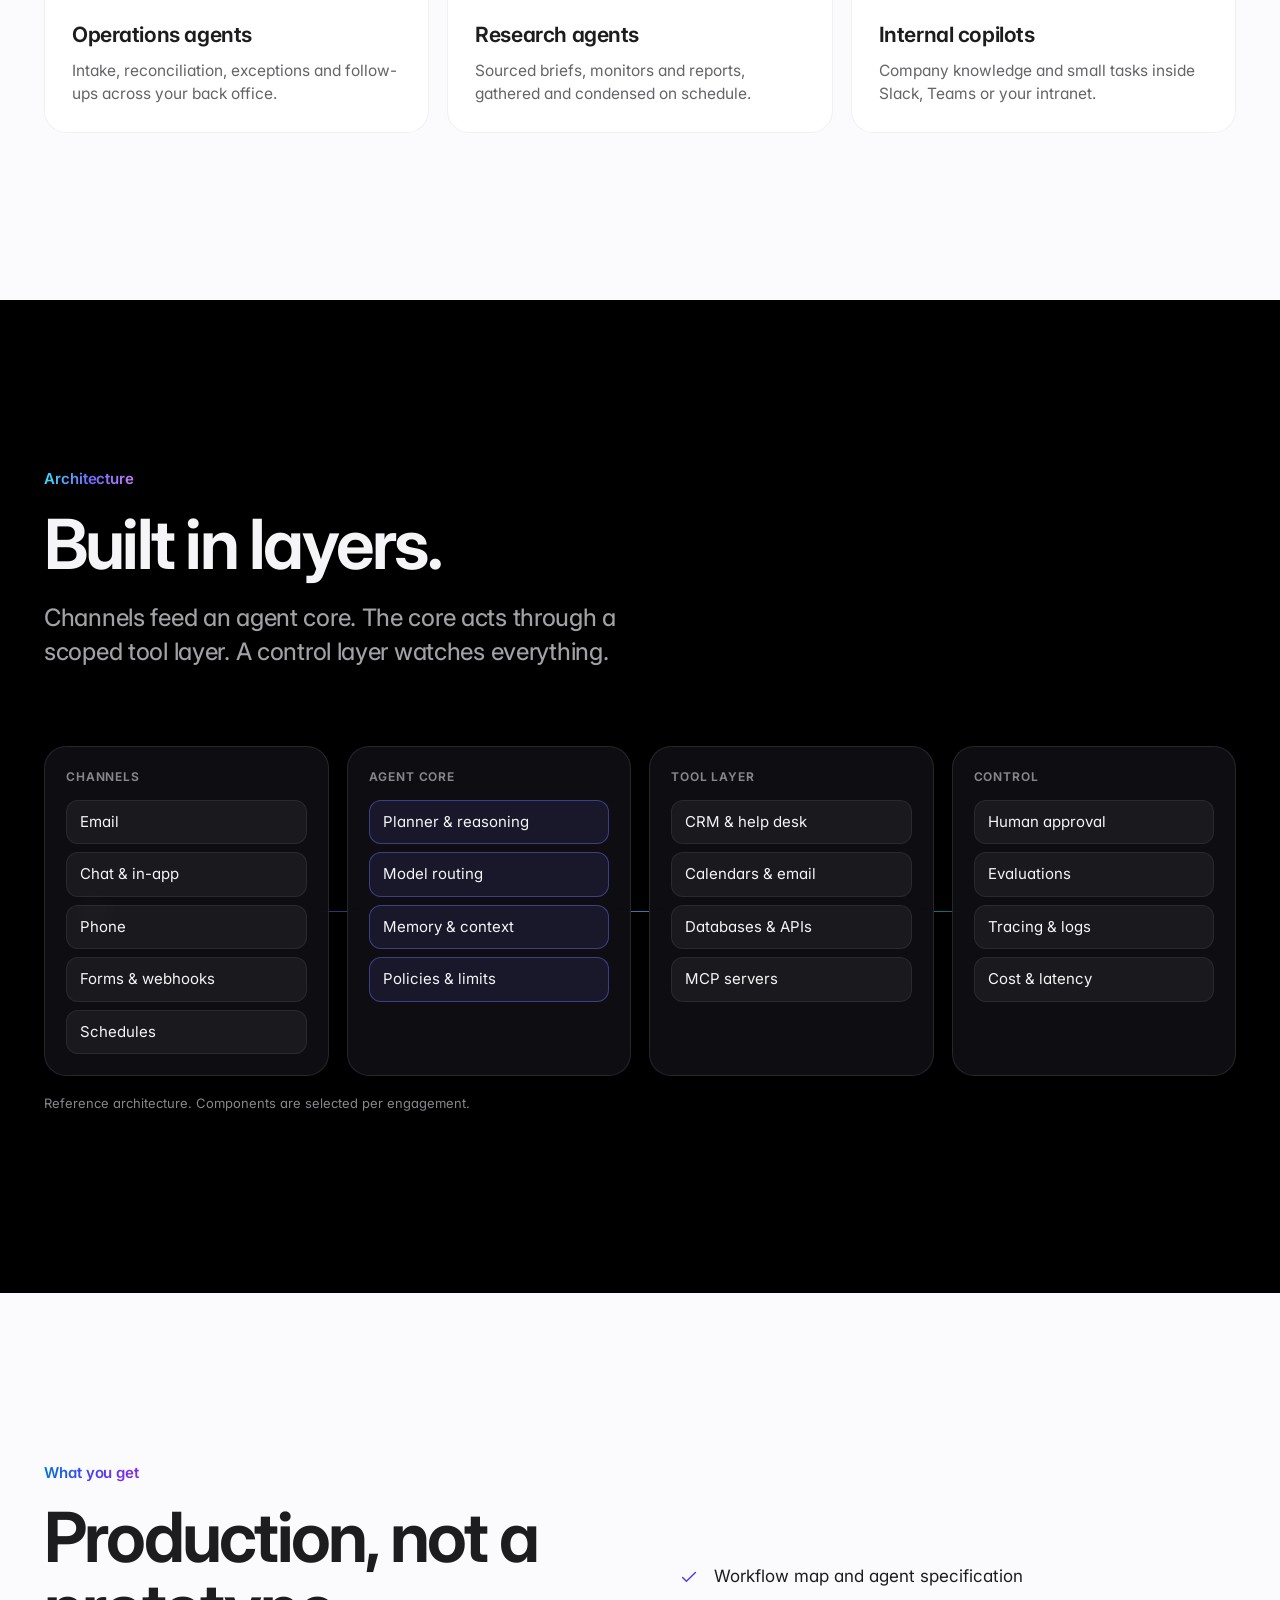
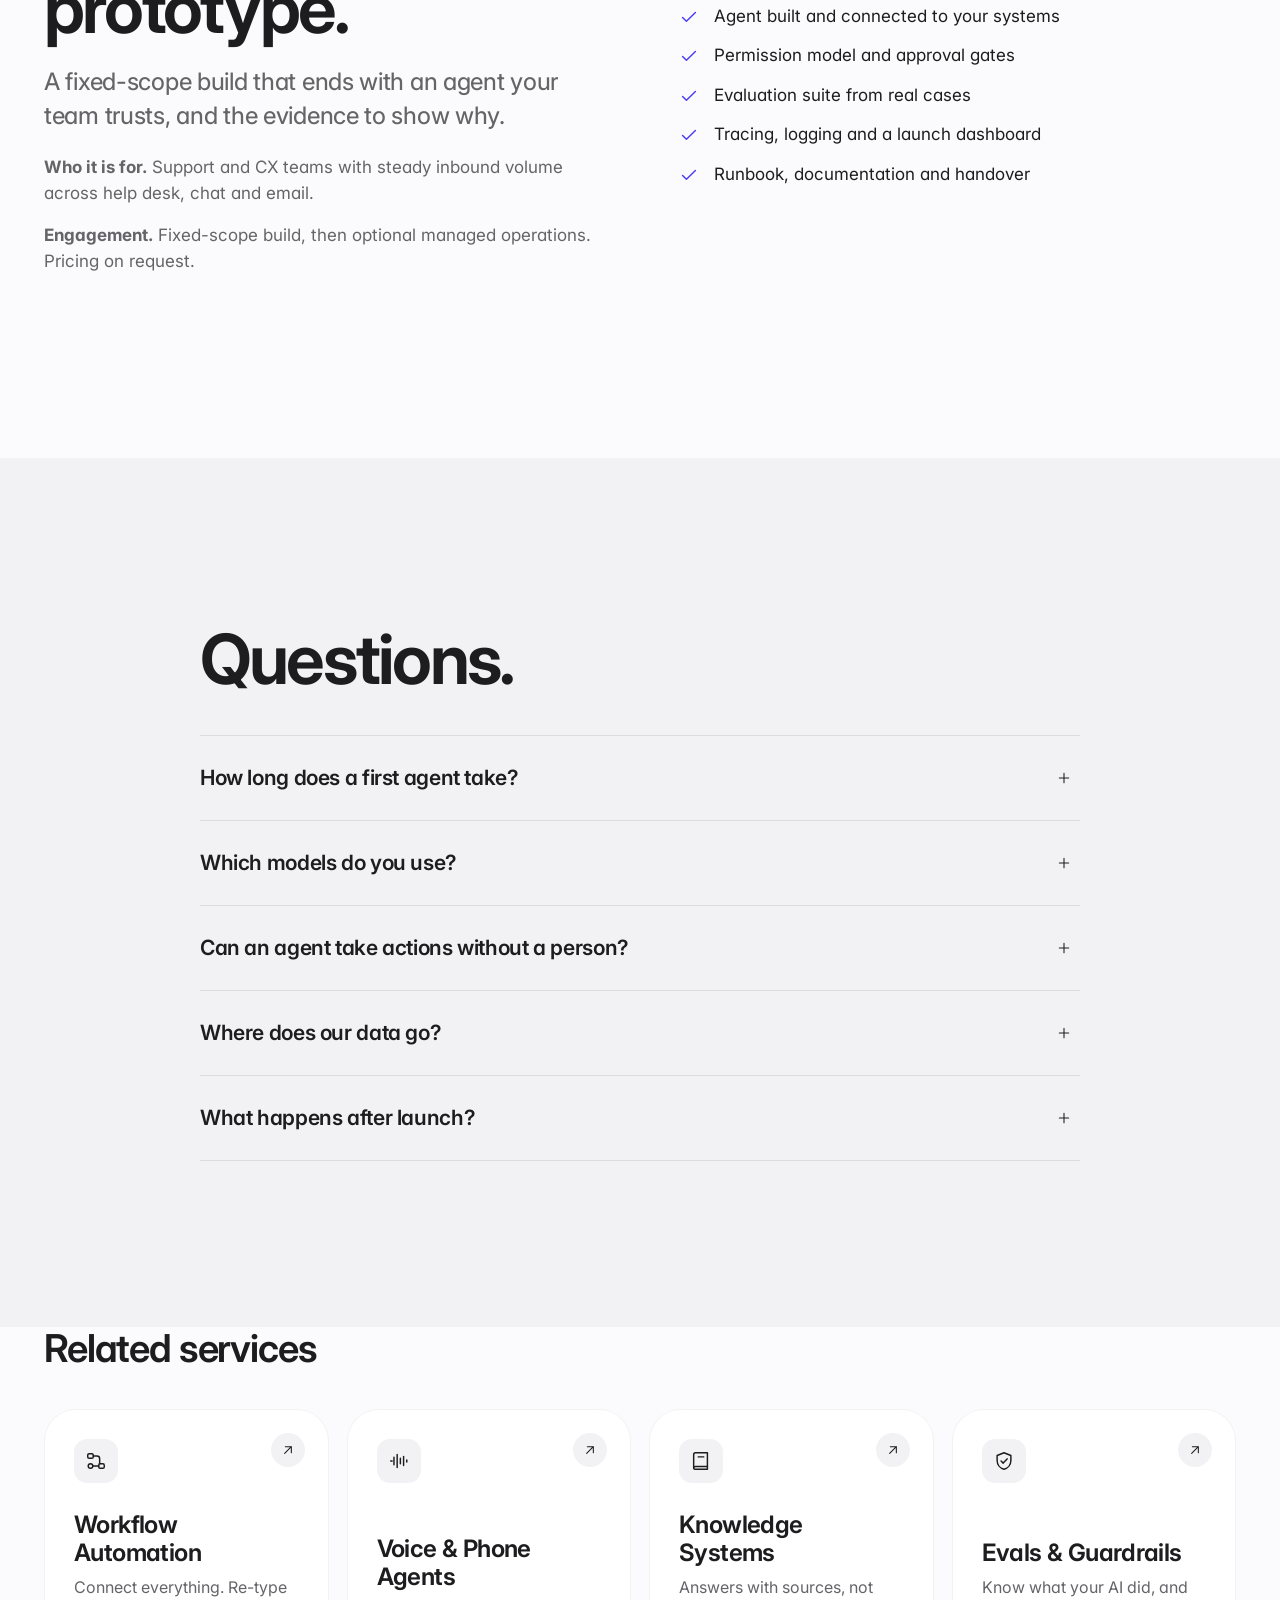
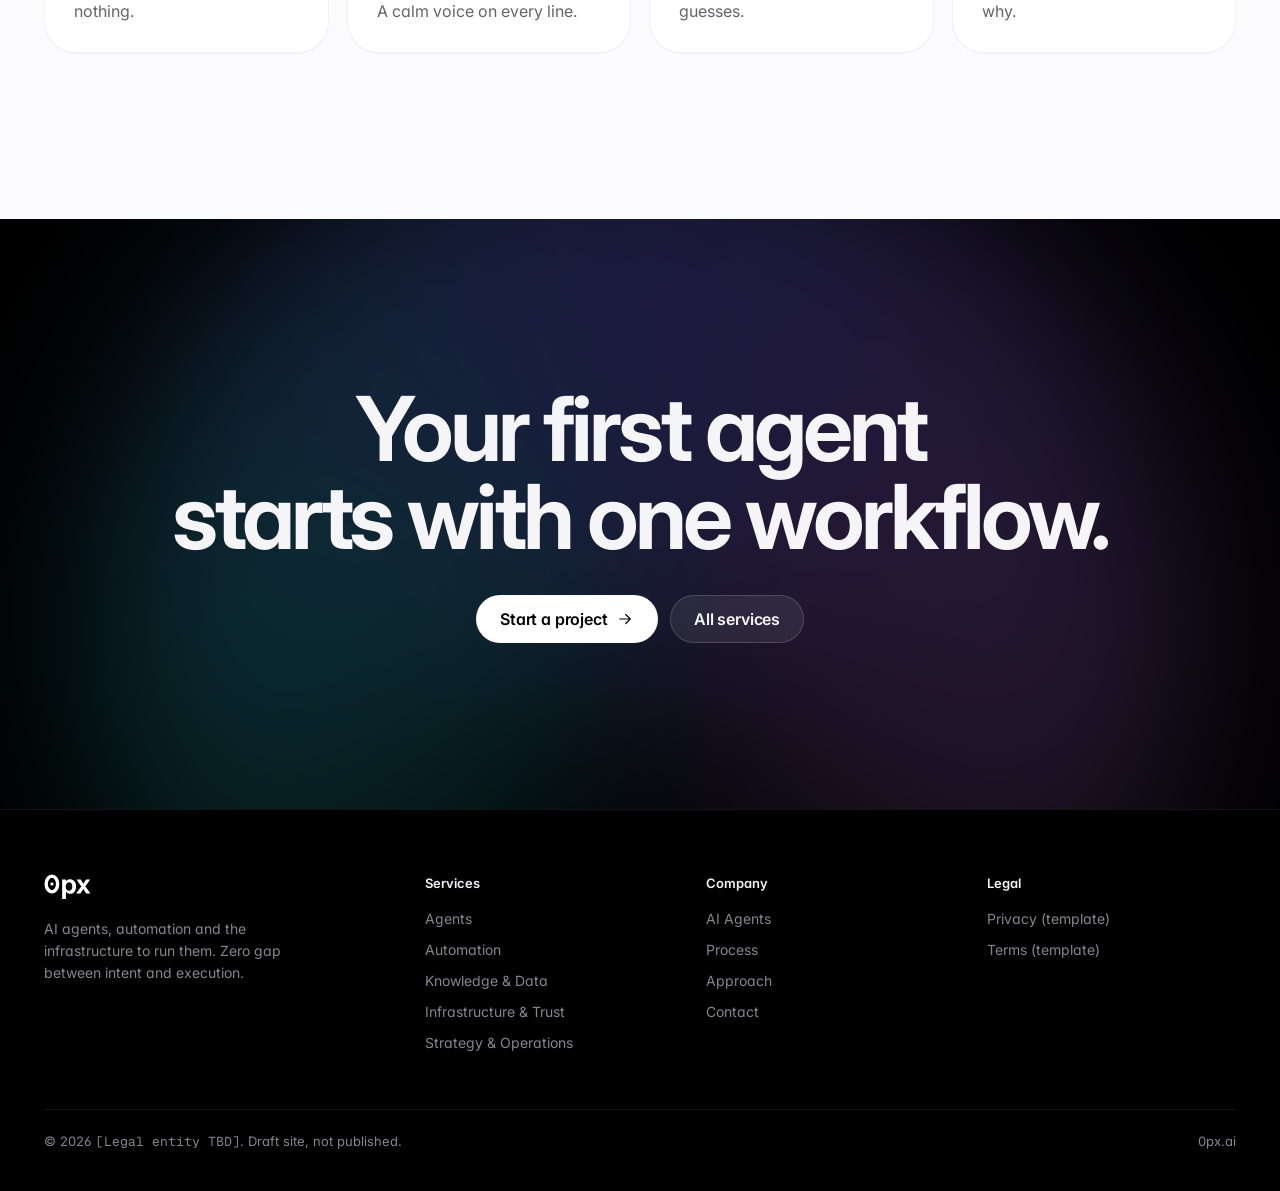
<file: ai-agents.html>
<!doctype html>
<html lang="en">
<head>
<meta charset="utf-8">
<meta name="robots" content="noindex,nofollow">
<meta name="viewport" content="width=device-width, initial-scale=1, viewport-fit=cover">
<title>AI Agents · 0px</title>
<meta name="description" content="Custom AI agents for support, sales, voice, operations and research, built into your systems with guardrails, approvals and evaluation.">
<link rel="canonical" href="https://0px.ai/ai-agents.html">
<meta name="theme-color" content="#000000">
<meta property="og:title" content="AI Agents · 0px">
<meta property="og:description" content="Custom AI agents for support, sales, voice, operations and research, built into your systems with guardrails, approvals and evaluation.">
<meta property="og:type" content="website">
<meta property="og:site_name" content="0px">
<meta property="og:image" content="https://0px.ai/assets/img/og-image.png">
<meta property="og:image:width" content="1200">
<meta property="og:image:height" content="630">
<meta name="twitter:card" content="summary_large_image">
<meta name="twitter:title" content="AI Agents · 0px">
<meta name="twitter:description" content="Custom AI agents for support, sales, voice, operations and research, built into your systems with guardrails, approvals and evaluation.">
<meta name="twitter:image" content="https://0px.ai/assets/img/og-image.png">
<link rel="apple-touch-icon" href="assets/img/apple-touch-icon.png">
<meta property="og:url" content="https://0px.ai/ai-agents.html">
<link rel="icon" href="assets/img/favicon.svg" type="image/svg+xml">
<link rel="preload" href="assets/fonts/Inter-var.woff2" as="font" type="font/woff2" crossorigin>
<link rel="stylesheet" href="assets/css/site.css">
<script>document.documentElement.classList.add('js')</script>
</head>
<body class="">
<a class="skip" href="#main">Skip to content</a>
<aside class="draft-bar" aria-label="Draft notice"><b>Draft</b> · Design preview for 0px.ai. Not published. Example data is labelled.</aside>
<header class="nav">
  <div class="wrap">
    <a class="brand" href="index.html" aria-label="0px home"><img src="assets/img/0px-wordmark-white.svg" alt="0px" width="44" height="24"></a>
    <nav aria-label="Primary"><ul class="nav-links"><li><a href="services.html">Services</a></li><li><a href="ai-agents.html" aria-current="page">AI Agents</a></li><li><a href="process.html">Process</a></li><li><a href="approach.html">Approach</a></li></ul></nav>
    <div class="nav-cta">
      <a class="btn btn-sm magnetic" href="contact.html">Start a project</a>
      <button class="nav-toggle" type="button" aria-expanded="false" aria-controls="sheet" aria-label="Open menu"><span></span><span></span></button>
    </div>
  </div>
</header>
<div class="sheet" id="sheet"><nav aria-label="Mobile"><a href="services.html">Services</a><a href="ai-agents.html" aria-current="page">AI Agents</a><a href="process.html">Process</a><a href="approach.html">Approach</a><a href="contact.html">Contact</a></nav><a class="btn" href="contact.html">Start a project</a></div>
<main id="main">
<section class="page-hero dark"><div class="glow" aria-hidden="true"></div><div class="grid-lines" aria-hidden="true"></div>
<div class="wrap split hero-split"><div><p class="eyebrow grad" data-reveal>Service · AI Agents</p><h1 class="h1" data-reveal>Agents that<br>finish the job.</h1><p class="lede" data-reveal>Not chatbots. Digital workers that understand a request, act in your systems and hand off to a person when they should.</p><div style="margin-top:34px" data-reveal><div class="btn-row"><a class="btn magnetic" href="contact.html">Scope an agent <svg viewBox="0 0 24 24" fill="none" stroke="currentColor" stroke-width="1.6" stroke-linecap="round" stroke-linejoin="round" aria-hidden="true" focusable="false" class="arr"><path d="M5 12h14M13 6l6 6-6 6"/></svg></a><a class="btn btn-ghost magnetic" href="#anatomy">How it works</a></div></div></div>
<div class="console loop" data-reveal="scale" role="img" aria-label="Example run, illustrative only"><div class="console-bar"><span class="lights"><i></i><i></i><i></i></span><span class="mono">run · sdr-agent</span><span class="tag tag-ex">Example</span></div>
<ul class="console-log"><li class="on" style="--i:0"><span class="k ">event</span><span class="m">form.submitted · demo request</span></li><li class="on" style="--i:1"><span class="k a">agent</span><span class="m">research: company, role, stack</span></li><li class="on" style="--i:2"><span class="k tool">tool</span><span class="m">crm.lookup(account) → new lead</span></li><li class="on" style="--i:3"><span class="k a">agent</span><span class="m">qualify: matches ideal customer profile</span></li><li class="on" style="--i:4"><span class="k tool">tool</span><span class="m">calendar.slots(next 5 days)</span></li><li class="on" style="--i:5"><span class="k h">human</span><span class="m">approval requested · outreach draft</span></li><li class="on" style="--i:6"><span class="k o">done</span><span class="m">crm.update · meeting proposed</span></li></ul><div class="approve on"><span>Send outreach draft to new lead?</span><span class="mini"><span>Approve</span><span>Edit</span></span></div></div></div></section>
<section class="section light" aria-labelledby="k-h"><div class="wrap"><div class="section-head" data-reveal><h2 class="h2" id="k-h">Six kinds of agent.<br>One standard.</h2><p class="lede">Every agent we ship is permissioned, evaluated and observable.</p></div><div class="kinds"><div class="kind glow-card" data-reveal data-delay="0"><span class="ic"><svg viewBox="0 0 24 24" fill="none" stroke="currentColor" stroke-width="1.6" stroke-linecap="round" stroke-linejoin="round" aria-hidden="true" focusable="false"><path d="M4 5.5A2.5 2.5 0 0 1 6.5 3h11A2.5 2.5 0 0 1 20 5.5v8a2.5 2.5 0 0 1-2.5 2.5H10l-4.5 4v-4h0A1.5 1.5 0 0 1 4 14.5z"/><path d="M8.5 9.5h7M8.5 12.5h4"/></svg></span><h3>Support agents</h3><p>Resolve tickets end to end across chat, email and in-app, with handoff to a person when it matters.</p></div><div class="kind glow-card" data-reveal data-delay="90"><span class="ic"><svg viewBox="0 0 24 24" fill="none" stroke="currentColor" stroke-width="1.6" stroke-linecap="round" stroke-linejoin="round" aria-hidden="true" focusable="false"><path d="M12 3v4M12 17v4M3 12h4M17 12h4M6 6l2.5 2.5M15.5 15.5 18 18M6 18l2.5-2.5M15.5 8.5 18 6"/><circle cx="12" cy="12" r="2.2"/></svg></span><h3>Sales & SDR agents</h3><p>Research accounts, qualify leads, draft outreach for approval and book meetings.</p></div><div class="kind glow-card" data-reveal data-delay="180"><span class="ic"><svg viewBox="0 0 24 24" fill="none" stroke="currentColor" stroke-width="1.6" stroke-linecap="round" stroke-linejoin="round" aria-hidden="true" focusable="false"><path d="M3 12h1.5M6.5 8v8M10 5v14M13.5 9v6M17 7v10M20.5 11v2"/></svg></span><h3>Voice agents</h3><p>Answer, qualify, schedule and transfer calls, with summaries written back.</p></div><div class="kind glow-card" data-reveal data-delay="0"><span class="ic"><svg viewBox="0 0 24 24" fill="none" stroke="currentColor" stroke-width="1.6" stroke-linecap="round" stroke-linejoin="round" aria-hidden="true" focusable="false"><rect x="3.5" y="3.5" width="7" height="7" rx="2"/><rect x="13.5" y="3.5" width="7" height="7" rx="2"/><rect x="3.5" y="13.5" width="7" height="7" rx="2"/><path d="M17 13.5v7M13.5 17h7"/></svg></span><h3>Operations agents</h3><p>Intake, reconciliation, exceptions and follow-ups across your back office.</p></div><div class="kind glow-card" data-reveal data-delay="90"><span class="ic"><svg viewBox="0 0 24 24" fill="none" stroke="currentColor" stroke-width="1.6" stroke-linecap="round" stroke-linejoin="round" aria-hidden="true" focusable="false"><circle cx="10.5" cy="10.5" r="6.5"/><path d="m15.5 15.5 5 5"/></svg></span><h3>Research agents</h3><p>Sourced briefs, monitors and reports, gathered and condensed on schedule.</p></div><div class="kind glow-card" data-reveal data-delay="180"><span class="ic"><svg viewBox="0 0 24 24" fill="none" stroke="currentColor" stroke-width="1.6" stroke-linecap="round" stroke-linejoin="round" aria-hidden="true" focusable="false"><path d="m12 3 9 5-9 5-9-5z"/><path d="m3 12.5 9 5 9-5M3 16.5l9 5 9-5"/></svg></span><h3>Internal copilots</h3><p>Company knowledge and small tasks inside Slack, Teams or your intranet.</p></div></div></div></section>
<section class="section dark" id="anatomy" aria-labelledby="a-h"><div class="wrap"><div class="section-head" data-reveal><p class="eyebrow grad">Architecture</p><h2 class="h2" id="a-h">Built in layers.</h2><p class="lede">Channels feed an agent core. The core acts through a scoped tool layer. A control layer watches everything.</p></div>
<div class="arch-grid"><div class="acol" data-reveal data-delay="0"><h3>Channels</h3><span>Email</span><span>Chat & in-app</span><span>Phone</span><span>Forms & webhooks</span><span>Schedules</span></div><div class="acol" data-reveal data-delay="90"><h3>Agent core</h3><span>Planner & reasoning</span><span>Model routing</span><span>Memory & context</span><span>Policies & limits</span></div><div class="acol" data-reveal data-delay="180"><h3>Tool layer</h3><span>CRM & help desk</span><span>Calendars & email</span><span>Databases & APIs</span><span>MCP servers</span></div><div class="acol" data-reveal data-delay="270"><h3>Control</h3><span>Human approval</span><span>Evaluations</span><span>Tracing & logs</span><span>Cost & latency</span></div></div><p class="ex-note">Reference architecture. Components are selected per engagement.</p></div></section>
<section class="section light" aria-labelledby="g-h"><div class="wrap split"><div data-reveal><p class="eyebrow grad">What you get</p><h2 class="h2" id="g-h">Production, not a prototype.</h2><p class="lede" style="margin-top:22px">A fixed-scope build that ends with an agent your team trusts, and the evidence to show why.</p><p class="muted" style="margin-top:22px"><b>Who it is for.</b> Support and CX teams with steady inbound volume across help desk, chat and email.</p><p class="muted" style="margin-top:10px"><b>Engagement.</b> Fixed-scope build, then optional managed operations. Pricing on request.</p></div><ul class="checks" data-reveal><li><svg viewBox="0 0 24 24" fill="none" stroke="currentColor" stroke-width="1.6" stroke-linecap="round" stroke-linejoin="round" aria-hidden="true" focusable="false"><path d="m5 12.5 4.2 4.2L19 7"/></svg><span>Workflow map and agent specification</span></li><li><svg viewBox="0 0 24 24" fill="none" stroke="currentColor" stroke-width="1.6" stroke-linecap="round" stroke-linejoin="round" aria-hidden="true" focusable="false"><path d="m5 12.5 4.2 4.2L19 7"/></svg><span>Agent built and connected to your systems</span></li><li><svg viewBox="0 0 24 24" fill="none" stroke="currentColor" stroke-width="1.6" stroke-linecap="round" stroke-linejoin="round" aria-hidden="true" focusable="false"><path d="m5 12.5 4.2 4.2L19 7"/></svg><span>Permission model and approval gates</span></li><li><svg viewBox="0 0 24 24" fill="none" stroke="currentColor" stroke-width="1.6" stroke-linecap="round" stroke-linejoin="round" aria-hidden="true" focusable="false"><path d="m5 12.5 4.2 4.2L19 7"/></svg><span>Evaluation suite from real cases</span></li><li><svg viewBox="0 0 24 24" fill="none" stroke="currentColor" stroke-width="1.6" stroke-linecap="round" stroke-linejoin="round" aria-hidden="true" focusable="false"><path d="m5 12.5 4.2 4.2L19 7"/></svg><span>Tracing, logging and a launch dashboard</span></li><li><svg viewBox="0 0 24 24" fill="none" stroke="currentColor" stroke-width="1.6" stroke-linecap="round" stroke-linejoin="round" aria-hidden="true" focusable="false"><path d="m5 12.5 4.2 4.2L19 7"/></svg><span>Runbook, documentation and handover</span></li></ul></div></section>
<section class="section light light-2" aria-labelledby="f-h"><div class="wrap wrap-narrow"><h2 class="h2" id="f-h" style="margin-bottom:40px" data-reveal>Questions.</h2><div class="faq" data-reveal><details><summary>How long does a first agent take?<span class="pl" aria-hidden="true"><svg viewBox="0 0 24 24" fill="none" stroke="currentColor" stroke-width="1.6" stroke-linecap="round" stroke-linejoin="round" aria-hidden="true" focusable="false"><path d="M12 5v14M5 12h14"/></svg></span></summary><p class="a">It depends on the workflow, the systems involved and the review your team needs. Every engagement starts with a written scope and timeline agreed before work begins.</p></details><details><summary>Which models do you use?<span class="pl" aria-hidden="true"><svg viewBox="0 0 24 24" fill="none" stroke="currentColor" stroke-width="1.6" stroke-linecap="round" stroke-linejoin="round" aria-hidden="true" focusable="false"><path d="M12 5v14M5 12h14"/></svg></span></summary><p class="a">We are model-agnostic. We choose models per task for quality, speed, cost and data requirements, and can route between providers with fallbacks.</p></details><details><summary>Can an agent take actions without a person?<span class="pl" aria-hidden="true"><svg viewBox="0 0 24 24" fill="none" stroke="currentColor" stroke-width="1.6" stroke-linecap="round" stroke-linejoin="round" aria-hidden="true" focusable="false"><path d="M12 5v14M5 12h14"/></svg></span></summary><p class="a">Only the actions you allow. We define permissions per tool and put human approval in front of anything irreversible or high-stakes.</p></details><details><summary>Where does our data go?<span class="pl" aria-hidden="true"><svg viewBox="0 0 24 24" fill="none" stroke="currentColor" stroke-width="1.6" stroke-linecap="round" stroke-linejoin="round" aria-hidden="true" focusable="false"><path d="M12 5v14M5 12h14"/></svg></span></summary><p class="a">Data handling is agreed per engagement, including which providers process it, retention and access. We can deploy inside your cloud where required.</p></details><details><summary>What happens after launch?<span class="pl" aria-hidden="true"><svg viewBox="0 0 24 24" fill="none" stroke="currentColor" stroke-width="1.6" stroke-linecap="round" stroke-linejoin="round" aria-hidden="true" focusable="false"><path d="M12 5v14M5 12h14"/></svg></span></summary><p class="a">You own the system and its documentation. Many clients choose managed operations so we monitor, evaluate and improve the agents every month.</p></details></div></div></section>
<section class="section light" style="padding-top:0" aria-labelledby="r-h"><div class="wrap"><div class="section-head" data-reveal style="margin-bottom:40px"><h2 class="h3" id="r-h">Related services</h2></div><div class="bento rel-grid"><a class="tile w2 glow-card rel" href="workflow-automation.html" data-reveal data-delay="0"><span class="ic"><svg viewBox="0 0 24 24" fill="none" stroke="currentColor" stroke-width="1.6" stroke-linecap="round" stroke-linejoin="round" aria-hidden="true" focusable="false"><rect x="3" y="4" width="6" height="5" rx="1.5"/><rect x="15" y="15" width="6" height="5" rx="1.5"/><path d="M9 6.5h4a3 3 0 0 1 3 3V15"/><circle cx="6" cy="17.5" r="2.5"/><path d="M8.5 17.5H15"/></svg></span><span class="go" aria-hidden="true"><svg viewBox="0 0 24 24" fill="none" stroke="currentColor" stroke-width="1.6" stroke-linecap="round" stroke-linejoin="round" aria-hidden="true" focusable="false"><path d="M7 17 17 7M8 7h9v9"/></svg></span><h3>Workflow Automation</h3><p>Connect everything. Re-type nothing.</p></a><a class="tile w2 glow-card rel" href="voice-agents.html" data-reveal data-delay="70"><span class="ic"><svg viewBox="0 0 24 24" fill="none" stroke="currentColor" stroke-width="1.6" stroke-linecap="round" stroke-linejoin="round" aria-hidden="true" focusable="false"><path d="M3 12h1.5M6.5 8v8M10 5v14M13.5 9v6M17 7v10M20.5 11v2"/></svg></span><span class="go" aria-hidden="true"><svg viewBox="0 0 24 24" fill="none" stroke="currentColor" stroke-width="1.6" stroke-linecap="round" stroke-linejoin="round" aria-hidden="true" focusable="false"><path d="M7 17 17 7M8 7h9v9"/></svg></span><h3>Voice &amp; Phone Agents</h3><p>A calm voice on every line.</p></a><a class="tile w2 glow-card rel" href="knowledge-systems.html" data-reveal data-delay="140"><span class="ic"><svg viewBox="0 0 24 24" fill="none" stroke="currentColor" stroke-width="1.6" stroke-linecap="round" stroke-linejoin="round" aria-hidden="true" focusable="false"><path d="M4 5a2 2 0 0 1 2-2h13v15H6a2 2 0 0 0-2 2z"/><path d="M4 20a2 2 0 0 0 2 1h13v-3M9 7.5h6"/></svg></span><span class="go" aria-hidden="true"><svg viewBox="0 0 24 24" fill="none" stroke="currentColor" stroke-width="1.6" stroke-linecap="round" stroke-linejoin="round" aria-hidden="true" focusable="false"><path d="M7 17 17 7M8 7h9v9"/></svg></span><h3>Knowledge Systems</h3><p>Answers with sources, not guesses.</p></a><a class="tile w2 glow-card rel" href="evals-guardrails.html" data-reveal data-delay="210"><span class="ic"><svg viewBox="0 0 24 24" fill="none" stroke="currentColor" stroke-width="1.6" stroke-linecap="round" stroke-linejoin="round" aria-hidden="true" focusable="false"><path d="M12 3 4.5 6v5.5c0 4.6 3.2 8.4 7.5 9.5 4.3-1.1 7.5-4.9 7.5-9.5V6z"/><path d="m8.8 12 2.3 2.3 4.3-4.6"/></svg></span><span class="go" aria-hidden="true"><svg viewBox="0 0 24 24" fill="none" stroke="currentColor" stroke-width="1.6" stroke-linecap="round" stroke-linejoin="round" aria-hidden="true" focusable="false"><path d="M7 17 17 7M8 7h9v9"/></svg></span><h3>Evals &amp; Guardrails</h3><p>Know what your AI did, and why.</p></a></div></div></section>
<section class="section dark cta"><div class="orbglow" aria-hidden="true"></div><div class="wrap center"><h2 class="h1">Your first agent<br>starts with one workflow.</h2><div style="margin-top:34px"><div class="btn-row"><a class="btn magnetic" href="contact.html">Start a project <svg viewBox="0 0 24 24" fill="none" stroke="currentColor" stroke-width="1.6" stroke-linecap="round" stroke-linejoin="round" aria-hidden="true" focusable="false" class="arr"><path d="M5 12h14M13 6l6 6-6 6"/></svg></a><a class="btn btn-ghost magnetic" href="services.html">All services</a></div></div></div></section></main>
<footer class="foot">
  <div class="wrap">
    <div class="foot-top">
      <div><img src="assets/img/0px-wordmark-white.svg" alt="0px" width="48" height="26"><p>AI agents, automation and the infrastructure to run them. Zero gap between intent and execution.</p></div>
      <div><h2>Services</h2><ul><li><a href="services.html#agents">Agents</a></li><li><a href="services.html#automation">Automation</a></li><li><a href="services.html#knowledge">Knowledge & Data</a></li><li><a href="services.html#infrastructure">Infrastructure & Trust</a></li><li><a href="services.html#strategy">Strategy & Operations</a></li></ul></div>
      <div><h2>Company</h2><ul><li><a href="ai-agents.html">AI Agents</a></li><li><a href="process.html">Process</a></li><li><a href="approach.html">Approach</a></li><li><a href="contact.html">Contact</a></li></ul></div>
      <div><h2>Legal</h2><ul><li><a href="privacy.html">Privacy (template)</a></li><li><a href="terms.html">Terms (template)</a></li></ul></div>
    </div>
    <div class="foot-bot"><span>© 2026 <span class="mono">[Legal entity TBD]</span>. Draft site, not published.</span><span>0px.ai</span></div>
  </div>
</footer>
<script src="assets/js/site.js" defer></script>

</body>
</html>
</file>
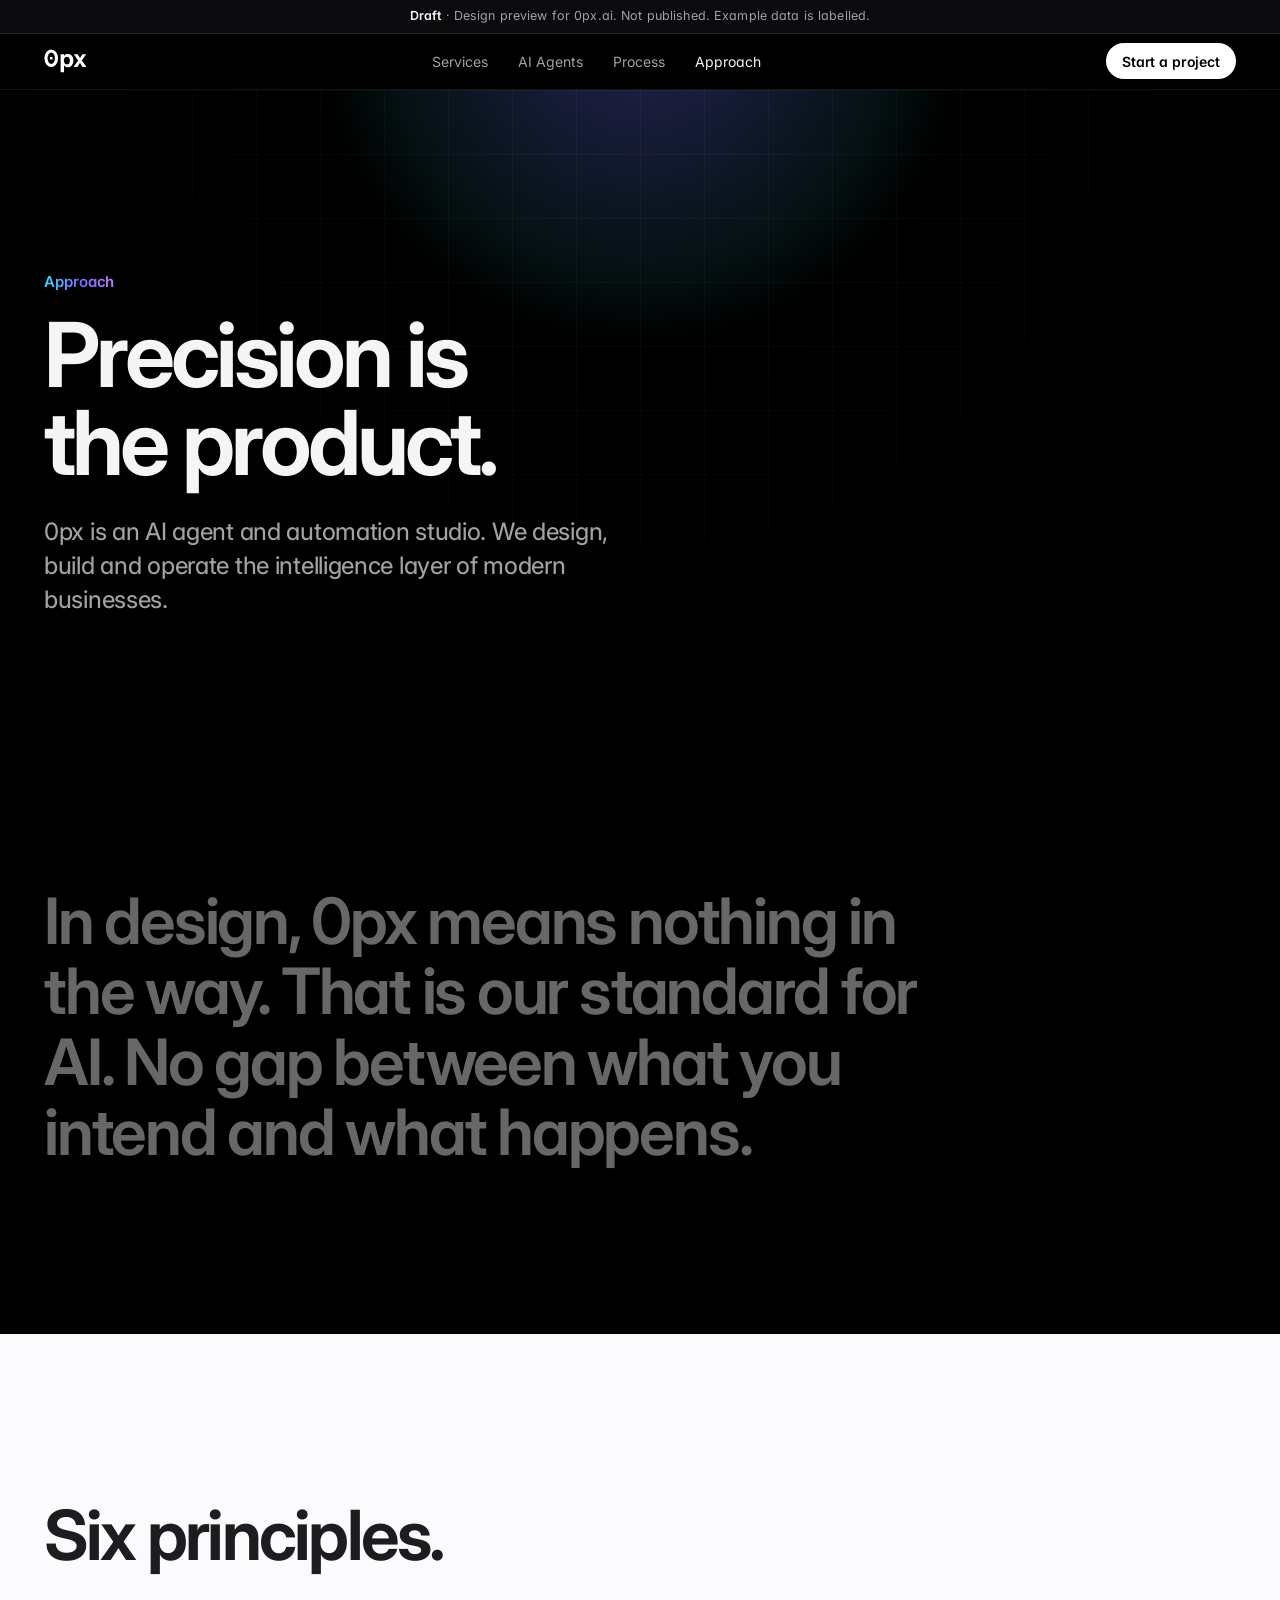
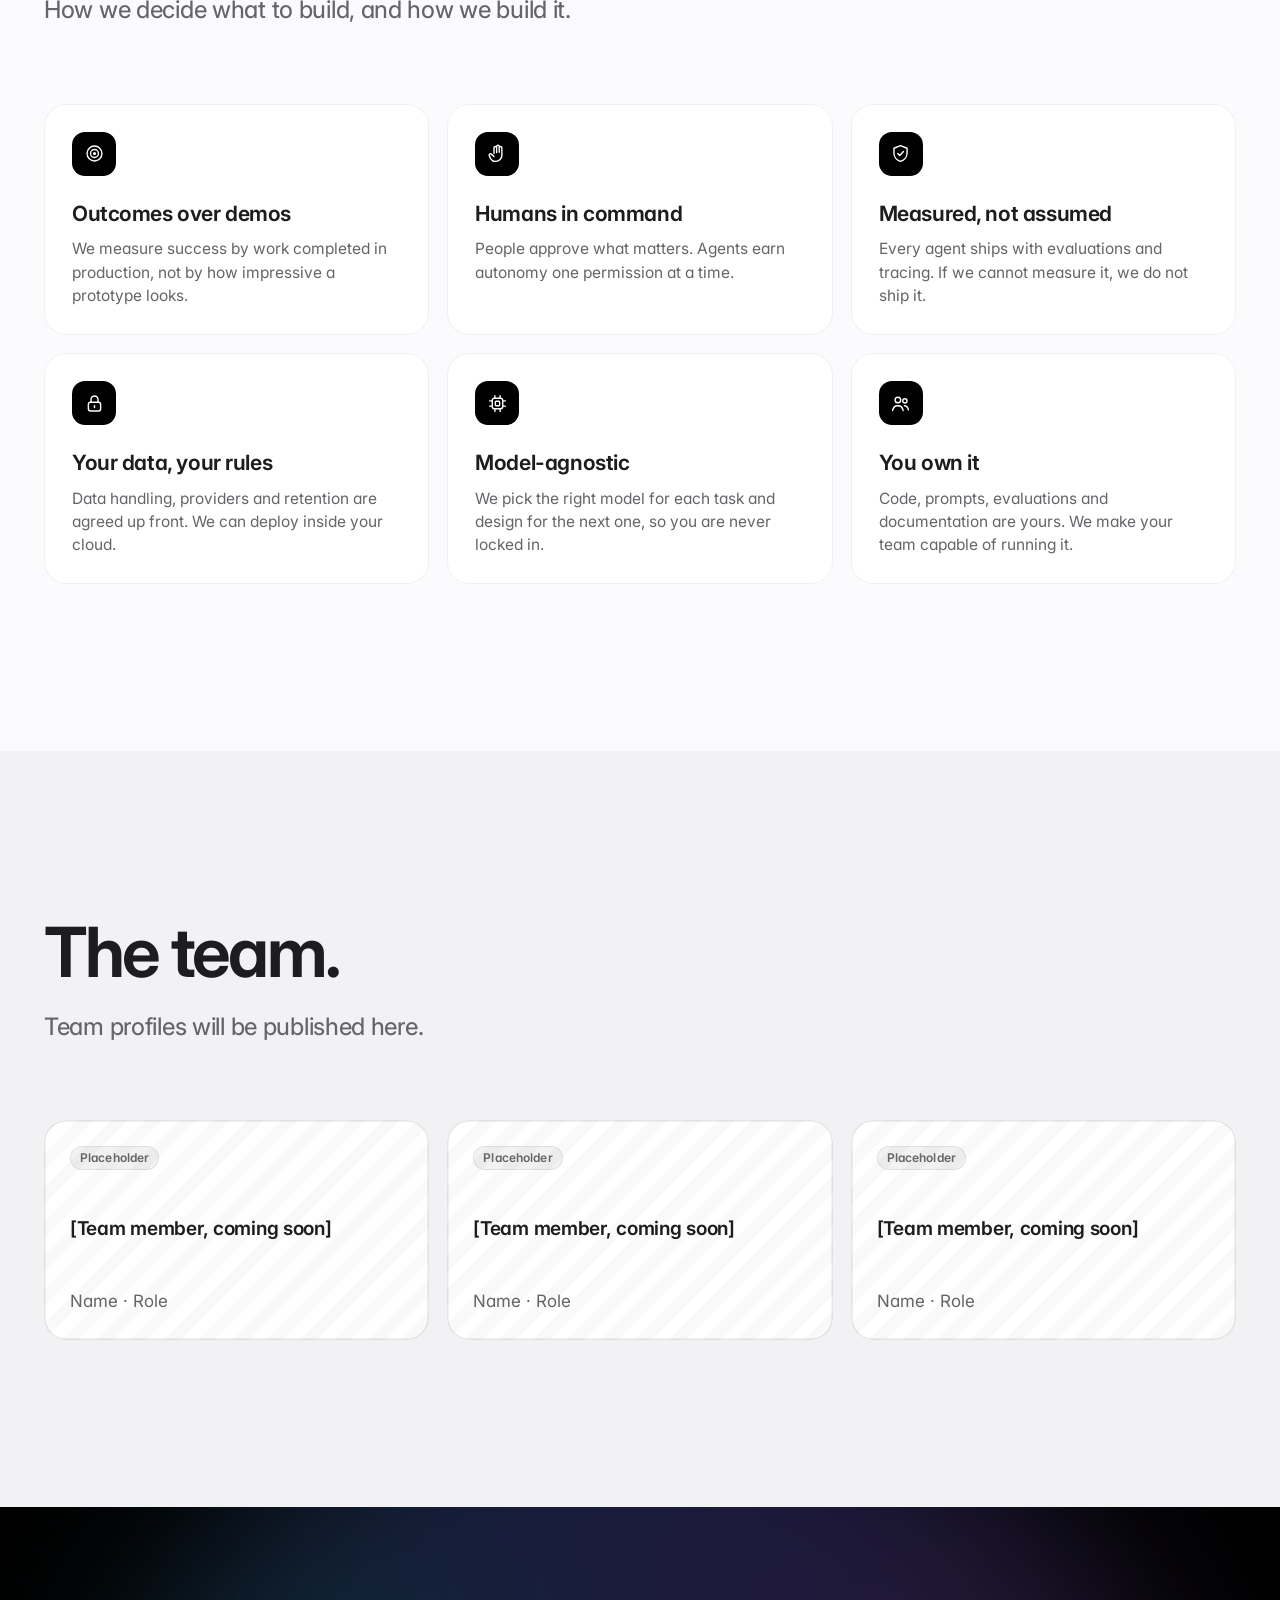
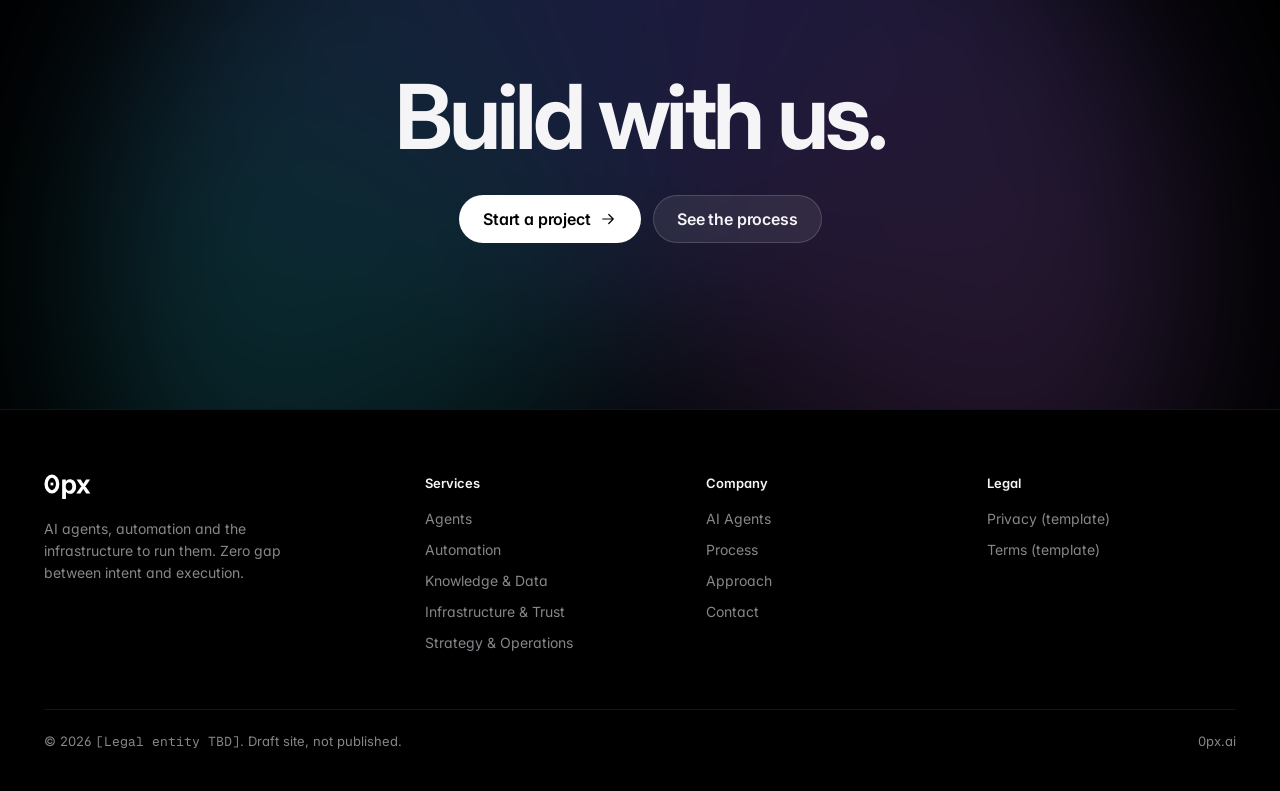
<file: approach.html>
<!doctype html>
<html lang="en">
<head>
<meta charset="utf-8">
<meta name="robots" content="noindex,nofollow">
<meta name="viewport" content="width=device-width, initial-scale=1, viewport-fit=cover">
<title>Approach · 0px</title>
<meta name="description" content="The principles behind 0px: outcomes over demos, humans in command, measured systems and ownership.">
<link rel="canonical" href="https://0px.ai/approach.html">
<meta name="theme-color" content="#000000">
<meta property="og:title" content="Approach · 0px">
<meta property="og:description" content="The principles behind 0px: outcomes over demos, humans in command, measured systems and ownership.">
<meta property="og:type" content="website">
<meta property="og:site_name" content="0px">
<meta property="og:image" content="https://0px.ai/assets/img/og-image.png">
<meta property="og:image:width" content="1200">
<meta property="og:image:height" content="630">
<meta name="twitter:card" content="summary_large_image">
<meta name="twitter:title" content="Approach · 0px">
<meta name="twitter:description" content="The principles behind 0px: outcomes over demos, humans in command, measured systems and ownership.">
<meta name="twitter:image" content="https://0px.ai/assets/img/og-image.png">
<link rel="apple-touch-icon" href="assets/img/apple-touch-icon.png">
<meta property="og:url" content="https://0px.ai/approach.html">
<link rel="icon" href="assets/img/favicon.svg" type="image/svg+xml">
<link rel="preload" href="assets/fonts/Inter-var.woff2" as="font" type="font/woff2" crossorigin>
<link rel="stylesheet" href="assets/css/site.css">
<script>document.documentElement.classList.add('js')</script>
</head>
<body class="">
<a class="skip" href="#main">Skip to content</a>
<aside class="draft-bar" aria-label="Draft notice"><b>Draft</b> · Design preview for 0px.ai. Not published. Example data is labelled.</aside>
<header class="nav">
  <div class="wrap">
    <a class="brand" href="index.html" aria-label="0px home"><img src="assets/img/0px-wordmark-white.svg" alt="0px" width="44" height="24"></a>
    <nav aria-label="Primary"><ul class="nav-links"><li><a href="services.html">Services</a></li><li><a href="ai-agents.html">AI Agents</a></li><li><a href="process.html">Process</a></li><li><a href="approach.html" aria-current="page">Approach</a></li></ul></nav>
    <div class="nav-cta">
      <a class="btn btn-sm magnetic" href="contact.html">Start a project</a>
      <button class="nav-toggle" type="button" aria-expanded="false" aria-controls="sheet" aria-label="Open menu"><span></span><span></span></button>
    </div>
  </div>
</header>
<div class="sheet" id="sheet"><nav aria-label="Mobile"><a href="services.html">Services</a><a href="ai-agents.html">AI Agents</a><a href="process.html">Process</a><a href="approach.html" aria-current="page">Approach</a><a href="contact.html">Contact</a></nav><a class="btn" href="contact.html">Start a project</a></div>
<main id="main">
<section class="page-hero dark"><div class="glow" aria-hidden="true"></div><div class="grid-lines" aria-hidden="true"></div><div class="wrap"><p class="eyebrow grad" data-reveal>Approach</p><h1 class="h1" data-reveal>Precision is<br>the product.</h1><p class="lede" data-reveal>0px is an AI agent and automation studio. We design, build and operate the intelligence layer of modern businesses.</p></div></section>
<section class="section dark" aria-label="Statement"><div class="wrap"><p class="statement" data-words>In design, 0px means nothing in the way. That is our standard for AI. No gap between what you *intend and what *happens.</p></div></section>
<section class="section light" aria-labelledby="p-h"><div class="wrap"><div class="section-head" data-reveal><h2 class="h2" id="p-h">Six principles.</h2><p class="lede">How we decide what to build, and how we build it.</p></div><div class="kinds"><div class="kind glow-card" data-reveal data-delay="0"><span class="ic"><svg viewBox="0 0 24 24" fill="none" stroke="currentColor" stroke-width="1.6" stroke-linecap="round" stroke-linejoin="round" aria-hidden="true" focusable="false"><circle cx="12" cy="12" r="8.5"/><circle cx="12" cy="12" r="4.5"/><circle cx="12" cy="12" r="1" fill="currentColor"/></svg></span><h3>Outcomes over demos</h3><p>We measure success by work completed in production, not by how impressive a prototype looks.</p></div><div class="kind glow-card" data-reveal data-delay="90"><span class="ic"><svg viewBox="0 0 24 24" fill="none" stroke="currentColor" stroke-width="1.6" stroke-linecap="round" stroke-linejoin="round" aria-hidden="true" focusable="false"><path d="M8 12V5.5a1.5 1.5 0 0 1 3 0V11M11 10.5V4a1.5 1.5 0 0 1 3 0v6.5M14 10.5V5.5a1.5 1.5 0 0 1 3 0V14a7 7 0 0 1-7 7h-.5a6 6 0 0 1-5-2.7L2.8 15a1.6 1.6 0 0 1 2.5-2L8 15.5"/></svg></span><h3>Humans in command</h3><p>People approve what matters. Agents earn autonomy one permission at a time.</p></div><div class="kind glow-card" data-reveal data-delay="180"><span class="ic"><svg viewBox="0 0 24 24" fill="none" stroke="currentColor" stroke-width="1.6" stroke-linecap="round" stroke-linejoin="round" aria-hidden="true" focusable="false"><path d="M12 3 4.5 6v5.5c0 4.6 3.2 8.4 7.5 9.5 4.3-1.1 7.5-4.9 7.5-9.5V6z"/><path d="m8.8 12 2.3 2.3 4.3-4.6"/></svg></span><h3>Measured, not assumed</h3><p>Every agent ships with evaluations and tracing. If we cannot measure it, we do not ship it.</p></div><div class="kind glow-card" data-reveal data-delay="0"><span class="ic"><svg viewBox="0 0 24 24" fill="none" stroke="currentColor" stroke-width="1.6" stroke-linecap="round" stroke-linejoin="round" aria-hidden="true" focusable="false"><rect x="5" y="10.5" width="14" height="10" rx="2.5"/><path d="M8 10.5V7.5a4 4 0 0 1 8 0v3M12 14.5v2"/></svg></span><h3>Your data, your rules</h3><p>Data handling, providers and retention are agreed up front. We can deploy inside your cloud.</p></div><div class="kind glow-card" data-reveal data-delay="90"><span class="ic"><svg viewBox="0 0 24 24" fill="none" stroke="currentColor" stroke-width="1.6" stroke-linecap="round" stroke-linejoin="round" aria-hidden="true" focusable="false"><rect x="6" y="6" width="12" height="12" rx="2.5"/><rect x="9.5" y="9.5" width="5" height="5" rx="1"/><path d="M9 3v3M15 3v3M9 18v3M15 18v3M3 9h3M3 15h3M18 9h3M18 15h3"/></svg></span><h3>Model-agnostic</h3><p>We pick the right model for each task and design for the next one, so you are never locked in.</p></div><div class="kind glow-card" data-reveal data-delay="180"><span class="ic"><svg viewBox="0 0 24 24" fill="none" stroke="currentColor" stroke-width="1.6" stroke-linecap="round" stroke-linejoin="round" aria-hidden="true" focusable="false"><circle cx="9" cy="8" r="3.2"/><path d="M3 20c.6-3.4 3-5.5 6-5.5s5.4 2.1 6 5.5"/><circle cx="17" cy="9" r="2.4"/><path d="M16.5 14.6c2.4.1 4 1.9 4.5 4.6"/></svg></span><h3>You own it</h3><p>Code, prompts, evaluations and documentation are yours. We make your team capable of running it.</p></div></div></div></section>
<section class="section light light-2" aria-labelledby="t-h"><div class="wrap"><div class="section-head" data-reveal><h2 class="h2" id="t-h">The team.</h2><p class="lede">Team profiles will be published here.</p></div><div class="ph-grid"><div class="ph" data-reveal><span class="tag">Placeholder</span><b>[Team member, coming soon]</b><span>Name · Role</span></div><div class="ph" data-reveal data-delay="100"><span class="tag">Placeholder</span><b>[Team member, coming soon]</b><span>Name · Role</span></div><div class="ph" data-reveal data-delay="200"><span class="tag">Placeholder</span><b>[Team member, coming soon]</b><span>Name · Role</span></div></div></div></section>
<section class="section dark cta"><div class="orbglow" aria-hidden="true"></div><div class="wrap center"><h2 class="h1">Build with us.</h2><div style="margin-top:34px"><div class="btn-row"><a class="btn magnetic" href="contact.html">Start a project <svg viewBox="0 0 24 24" fill="none" stroke="currentColor" stroke-width="1.6" stroke-linecap="round" stroke-linejoin="round" aria-hidden="true" focusable="false" class="arr"><path d="M5 12h14M13 6l6 6-6 6"/></svg></a><a class="btn btn-ghost magnetic" href="process.html">See the process</a></div></div></div></section></main>
<footer class="foot">
  <div class="wrap">
    <div class="foot-top">
      <div><img src="assets/img/0px-wordmark-white.svg" alt="0px" width="48" height="26"><p>AI agents, automation and the infrastructure to run them. Zero gap between intent and execution.</p></div>
      <div><h2>Services</h2><ul><li><a href="services.html#agents">Agents</a></li><li><a href="services.html#automation">Automation</a></li><li><a href="services.html#knowledge">Knowledge & Data</a></li><li><a href="services.html#infrastructure">Infrastructure & Trust</a></li><li><a href="services.html#strategy">Strategy & Operations</a></li></ul></div>
      <div><h2>Company</h2><ul><li><a href="ai-agents.html">AI Agents</a></li><li><a href="process.html">Process</a></li><li><a href="approach.html">Approach</a></li><li><a href="contact.html">Contact</a></li></ul></div>
      <div><h2>Legal</h2><ul><li><a href="privacy.html">Privacy (template)</a></li><li><a href="terms.html">Terms (template)</a></li></ul></div>
    </div>
    <div class="foot-bot"><span>© 2026 <span class="mono">[Legal entity TBD]</span>. Draft site, not published.</span><span>0px.ai</span></div>
  </div>
</footer>
<script src="assets/js/site.js" defer></script>

</body>
</html>
</file>
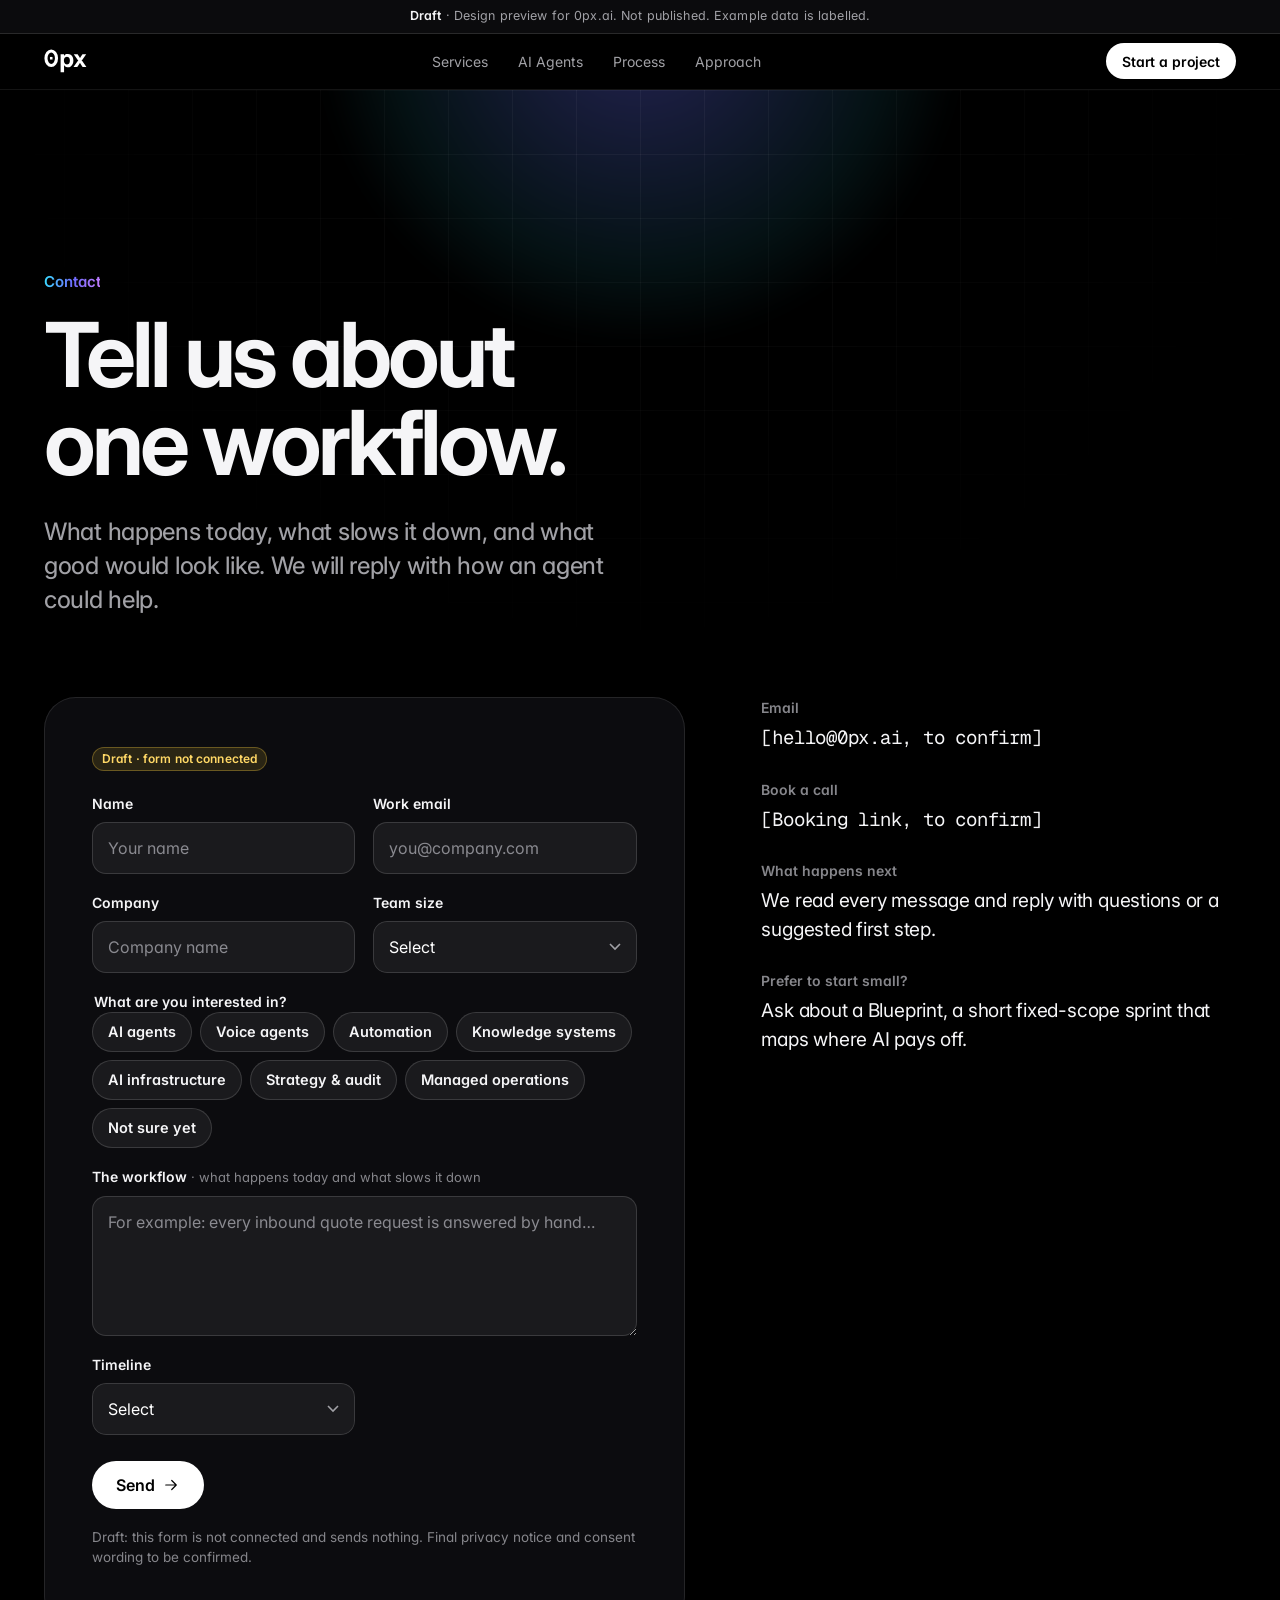
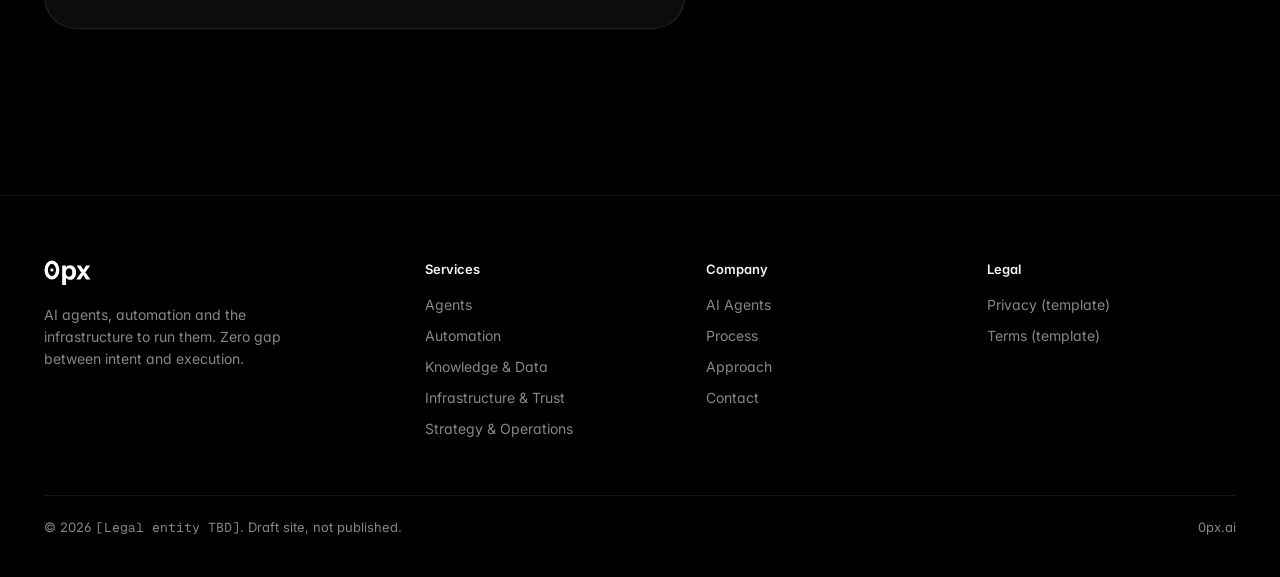
<file: contact.html>
<!doctype html>
<html lang="en">
<head>
<meta charset="utf-8">
<meta name="robots" content="noindex,nofollow">
<meta name="viewport" content="width=device-width, initial-scale=1, viewport-fit=cover">
<title>Contact · 0px</title>
<meta name="description" content="Tell 0px about the workflow you want to automate.">
<link rel="canonical" href="https://0px.ai/contact.html">
<meta name="theme-color" content="#000000">
<meta property="og:title" content="Contact · 0px">
<meta property="og:description" content="Tell 0px about the workflow you want to automate.">
<meta property="og:type" content="website">
<meta property="og:site_name" content="0px">
<meta property="og:image" content="https://0px.ai/assets/img/og-image.png">
<meta property="og:image:width" content="1200">
<meta property="og:image:height" content="630">
<meta name="twitter:card" content="summary_large_image">
<meta name="twitter:title" content="Contact · 0px">
<meta name="twitter:description" content="Tell 0px about the workflow you want to automate.">
<meta name="twitter:image" content="https://0px.ai/assets/img/og-image.png">
<link rel="apple-touch-icon" href="assets/img/apple-touch-icon.png">
<meta property="og:url" content="https://0px.ai/contact.html">
<link rel="icon" href="assets/img/favicon.svg" type="image/svg+xml">
<link rel="preload" href="assets/fonts/Inter-var.woff2" as="font" type="font/woff2" crossorigin>
<link rel="stylesheet" href="assets/css/site.css">
<script>document.documentElement.classList.add('js')</script>
</head>
<body class="">
<a class="skip" href="#main">Skip to content</a>
<aside class="draft-bar" aria-label="Draft notice"><b>Draft</b> · Design preview for 0px.ai. Not published. Example data is labelled.</aside>
<header class="nav">
  <div class="wrap">
    <a class="brand" href="index.html" aria-label="0px home"><img src="assets/img/0px-wordmark-white.svg" alt="0px" width="44" height="24"></a>
    <nav aria-label="Primary"><ul class="nav-links"><li><a href="services.html">Services</a></li><li><a href="ai-agents.html">AI Agents</a></li><li><a href="process.html">Process</a></li><li><a href="approach.html">Approach</a></li></ul></nav>
    <div class="nav-cta">
      <a class="btn btn-sm magnetic" href="contact.html">Start a project</a>
      <button class="nav-toggle" type="button" aria-expanded="false" aria-controls="sheet" aria-label="Open menu"><span></span><span></span></button>
    </div>
  </div>
</header>
<div class="sheet" id="sheet"><nav aria-label="Mobile"><a href="services.html">Services</a><a href="ai-agents.html">AI Agents</a><a href="process.html">Process</a><a href="approach.html">Approach</a><a href="contact.html">Contact</a></nav><a class="btn" href="contact.html">Start a project</a></div>
<main id="main">
<section class="page-hero dark" style="padding-bottom:40px"><div class="glow" aria-hidden="true"></div><div class="grid-lines" aria-hidden="true"></div><div class="wrap"><p class="eyebrow grad" data-reveal>Contact</p><h1 class="h1" data-reveal>Tell us about<br>one workflow.</h1><p class="lede" data-reveal>What happens today, what slows it down, and what good would look like. We will reply with how an agent could help.</p></div></section>
<section class="section dark" style="padding-top:40px" aria-label="Contact form"><div class="wrap split contact-split" style="align-items:start">
<div class="form-card"><span class="tag tag-ex" style="margin-bottom:22px">Draft · form not connected</span>
<form data-draft-form novalidate><div class="form-grid">
<div class="field"><label for="f-name">Name</label><input id="f-name" name="name" autocomplete="name" placeholder="Your name"></div>
<div class="field"><label for="f-email">Work email</label><input id="f-email" name="email" type="email" autocomplete="email" placeholder="you@company.com"></div>
<div class="field"><label for="f-co">Company</label><input id="f-co" name="company" autocomplete="organization" placeholder="Company name"></div>
<div class="field"><label for="f-size">Team size</label><select id="f-size" name="size"><option value="">Select</option><option>1–10</option><option>11–50</option><option>51–200</option><option>201–1,000</option><option>1,000+</option></select></div>
<fieldset class="field full"><legend>What are you interested in?</legend><div class="chips"><label class="chip"><input type="checkbox" name="interest" value="AI agents"><span>AI agents</span></label><label class="chip"><input type="checkbox" name="interest" value="Voice agents"><span>Voice agents</span></label><label class="chip"><input type="checkbox" name="interest" value="Automation"><span>Automation</span></label><label class="chip"><input type="checkbox" name="interest" value="Knowledge systems"><span>Knowledge systems</span></label><label class="chip"><input type="checkbox" name="interest" value="AI infrastructure"><span>AI infrastructure</span></label><label class="chip"><input type="checkbox" name="interest" value="Strategy &amp; audit"><span>Strategy &amp; audit</span></label><label class="chip"><input type="checkbox" name="interest" value="Managed operations"><span>Managed operations</span></label><label class="chip"><input type="checkbox" name="interest" value="Not sure yet"><span>Not sure yet</span></label></div></fieldset>
<div class="field full"><label for="f-msg">The workflow <span class="hint">· what happens today and what slows it down</span></label><textarea id="f-msg" name="message" placeholder="For example: every inbound quote request is answered by hand…"></textarea></div>
<div class="field"><label for="f-time">Timeline</label><select id="f-time" name="timeline"><option value="">Select</option><option>Exploring</option><option>This quarter</option><option>As soon as possible</option></select></div>
</div>
<div class="btn-row" style="margin-top:26px"><button class="btn magnetic" type="submit">Send <svg viewBox="0 0 24 24" fill="none" stroke="currentColor" stroke-width="1.6" stroke-linecap="round" stroke-linejoin="round" aria-hidden="true" focusable="false" class="arr"><path d="M5 12h14M13 6l6 6-6 6"/></svg></button></div>
<p class="form-note">Draft: this form is not connected and sends nothing. Final privacy notice and consent wording to be confirmed.</p>
</form>
<div class="form-status" role="status" tabindex="-1">This is a design draft. The form is not connected, so nothing was sent.</div>
</div>
<div class="side-list" data-reveal>
<div><h2>Email</h2><p class="mono">[hello@0px.ai, to confirm]</p></div>
<div><h2>Book a call</h2><p class="mono">[Booking link, to confirm]</p></div>
<div><h2>What happens next</h2><p>We read every message and reply with questions or a suggested first step.</p></div>
<div><h2>Prefer to start small?</h2><p>Ask about a Blueprint, a short fixed-scope sprint that maps where AI pays off.</p></div>
</div></div></section></main>
<footer class="foot">
  <div class="wrap">
    <div class="foot-top">
      <div><img src="assets/img/0px-wordmark-white.svg" alt="0px" width="48" height="26"><p>AI agents, automation and the infrastructure to run them. Zero gap between intent and execution.</p></div>
      <div><h2>Services</h2><ul><li><a href="services.html#agents">Agents</a></li><li><a href="services.html#automation">Automation</a></li><li><a href="services.html#knowledge">Knowledge & Data</a></li><li><a href="services.html#infrastructure">Infrastructure & Trust</a></li><li><a href="services.html#strategy">Strategy & Operations</a></li></ul></div>
      <div><h2>Company</h2><ul><li><a href="ai-agents.html">AI Agents</a></li><li><a href="process.html">Process</a></li><li><a href="approach.html">Approach</a></li><li><a href="contact.html">Contact</a></li></ul></div>
      <div><h2>Legal</h2><ul><li><a href="privacy.html">Privacy (template)</a></li><li><a href="terms.html">Terms (template)</a></li></ul></div>
    </div>
    <div class="foot-bot"><span>© 2026 <span class="mono">[Legal entity TBD]</span>. Draft site, not published.</span><span>0px.ai</span></div>
  </div>
</footer>
<script src="assets/js/site.js" defer></script>

</body>
</html>
</file>
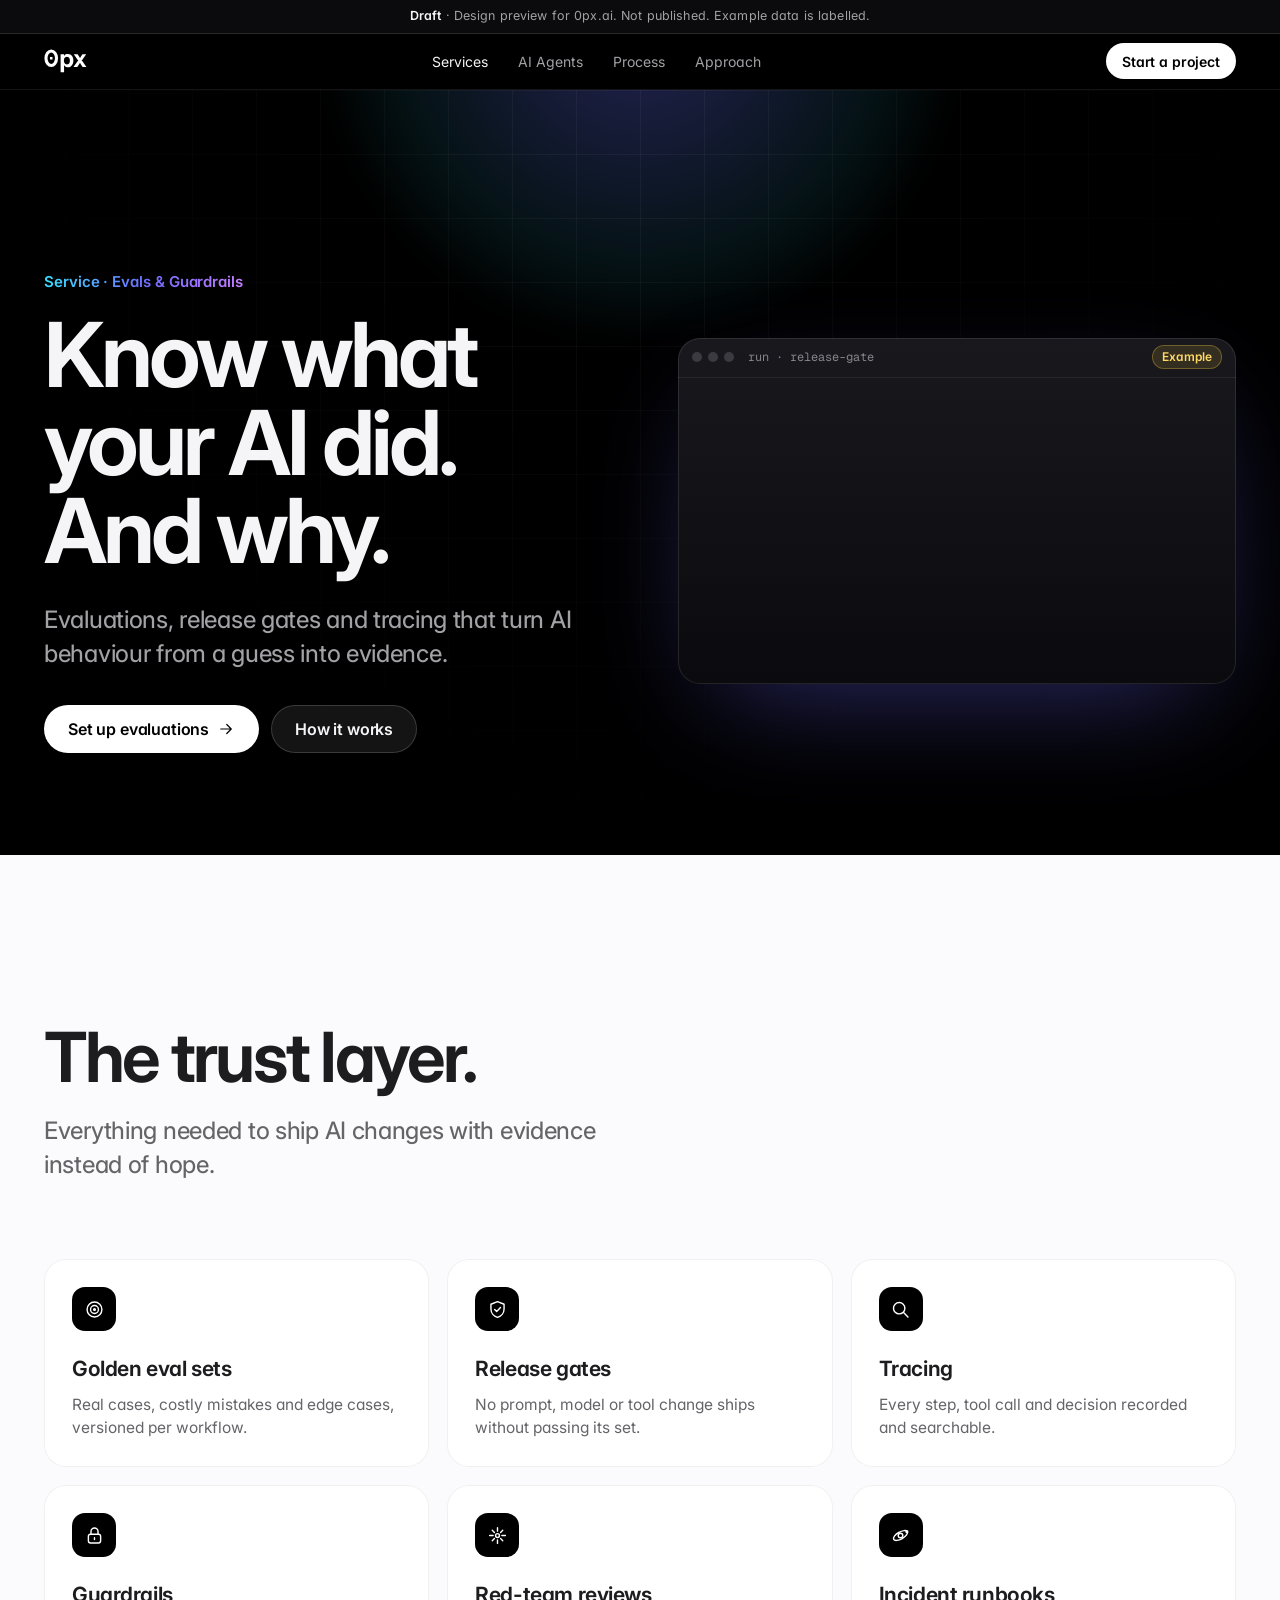
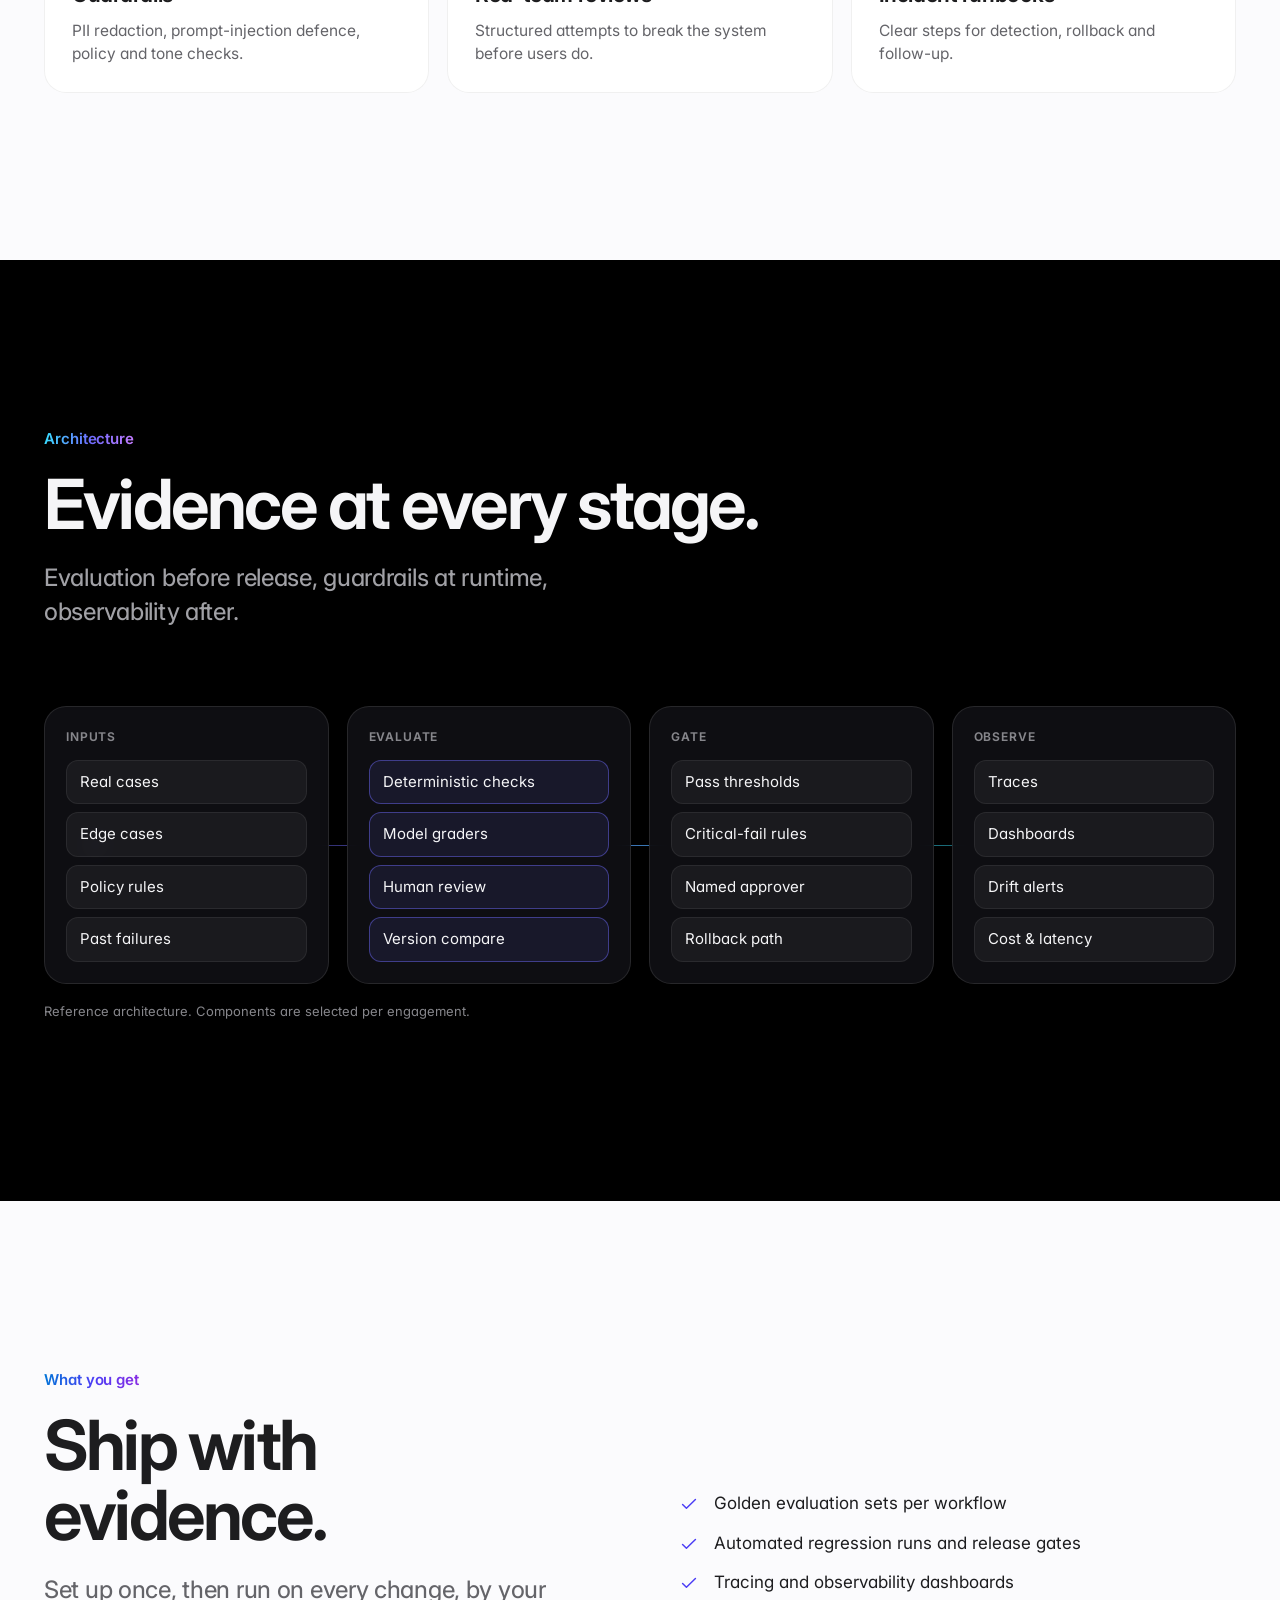
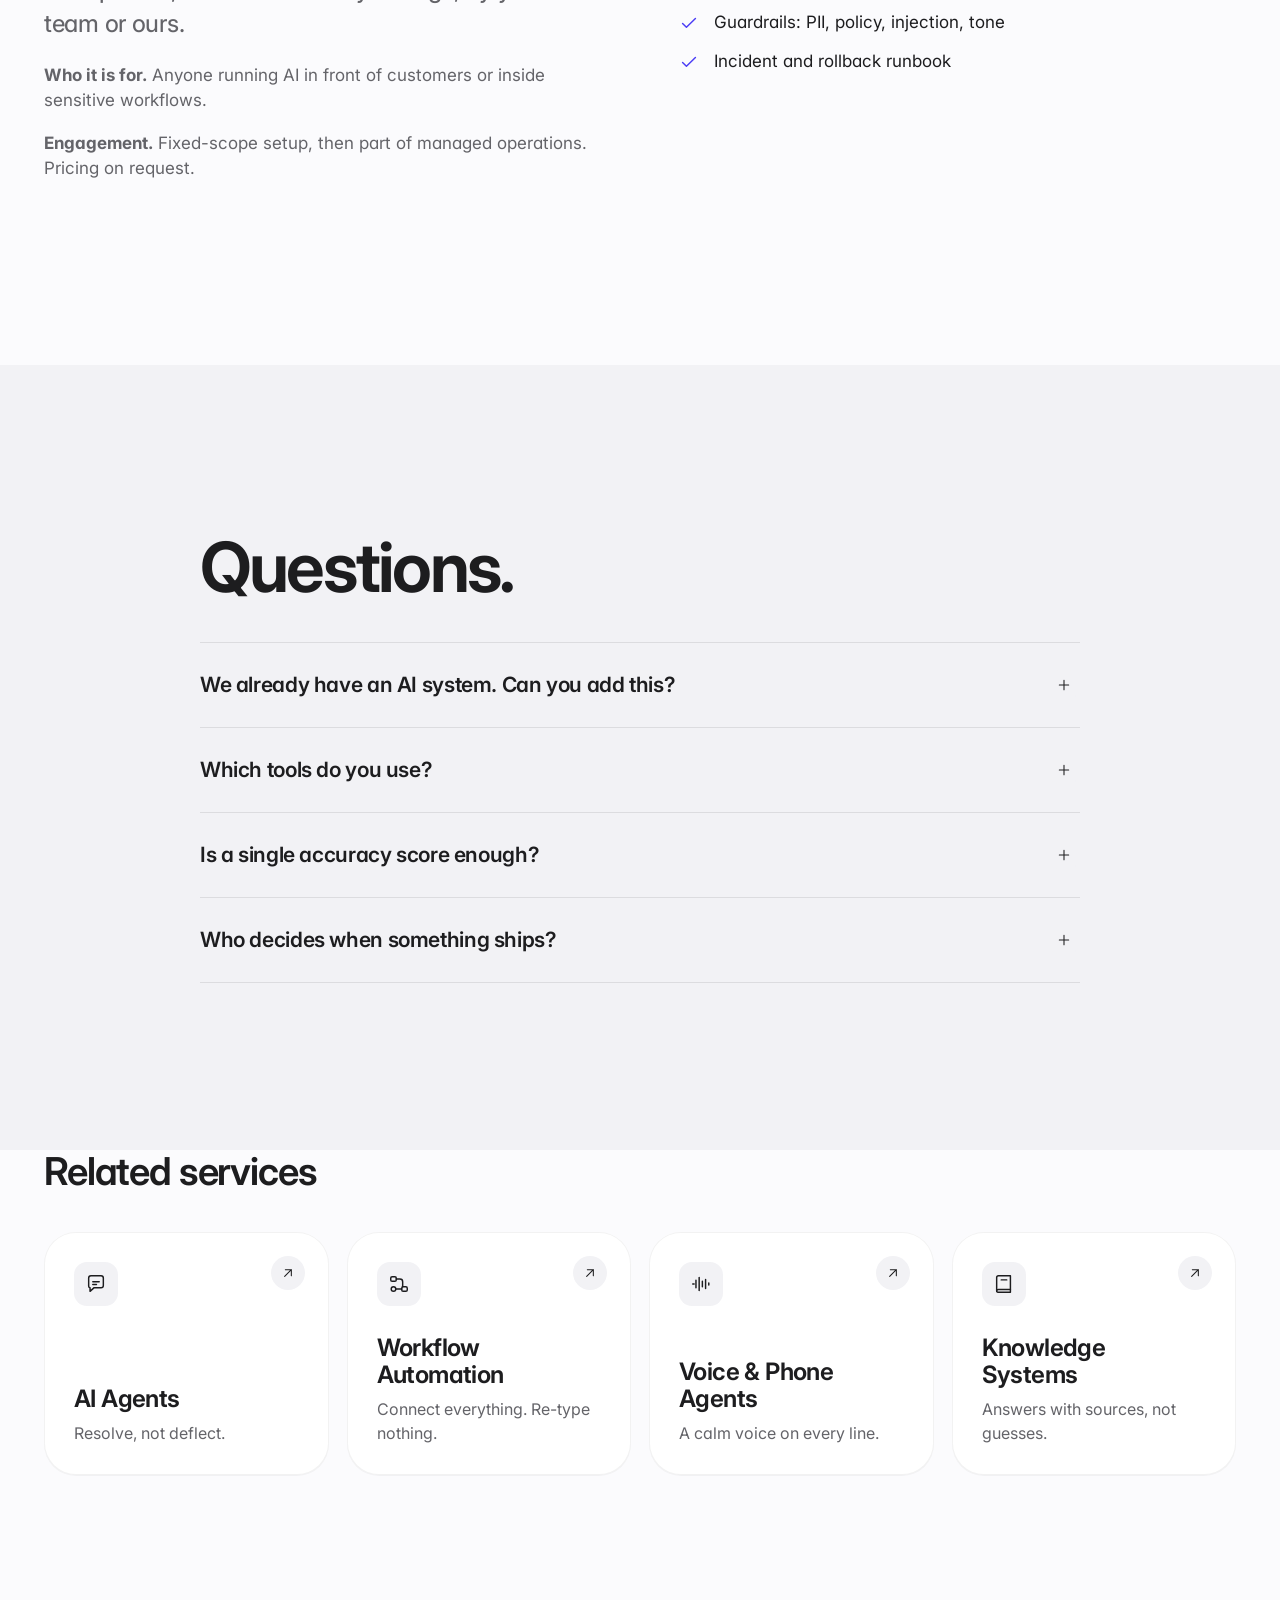
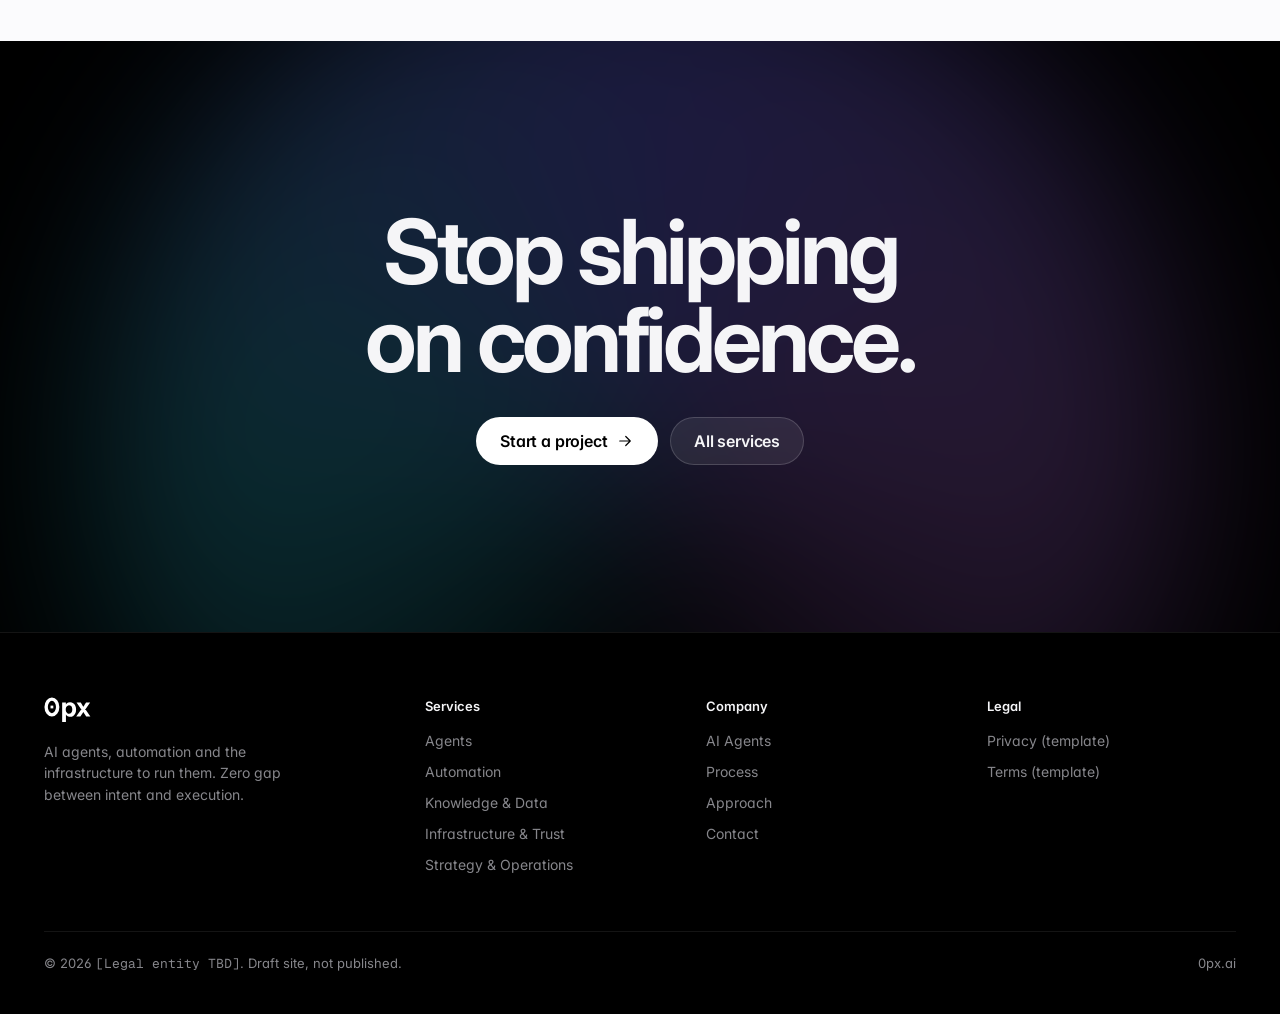
<file: evals-guardrails.html>
<!doctype html>
<html lang="en">
<head>
<meta charset="utf-8">
<meta name="robots" content="noindex,nofollow">
<meta name="viewport" content="width=device-width, initial-scale=1, viewport-fit=cover">
<title>Evals, Guardrails &amp; Observability · 0px</title>
<meta name="description" content="Evaluation suites, release gates, tracing and guardrails so no AI change reaches customers on confidence alone.">
<link rel="canonical" href="https://0px.ai/evals-guardrails.html">
<meta name="theme-color" content="#000000">
<meta property="og:title" content="Evals, Guardrails &amp; Observability · 0px">
<meta property="og:description" content="Evaluation suites, release gates, tracing and guardrails so no AI change reaches customers on confidence alone.">
<meta property="og:type" content="website">
<meta property="og:site_name" content="0px">
<meta property="og:image" content="https://0px.ai/assets/img/og-image.png">
<meta property="og:image:width" content="1200">
<meta property="og:image:height" content="630">
<meta name="twitter:card" content="summary_large_image">
<meta name="twitter:title" content="Evals, Guardrails &amp; Observability · 0px">
<meta name="twitter:description" content="Evaluation suites, release gates, tracing and guardrails so no AI change reaches customers on confidence alone.">
<meta name="twitter:image" content="https://0px.ai/assets/img/og-image.png">
<link rel="apple-touch-icon" href="assets/img/apple-touch-icon.png">
<meta property="og:url" content="https://0px.ai/evals-guardrails.html">
<link rel="icon" href="assets/img/favicon.svg" type="image/svg+xml">
<link rel="preload" href="assets/fonts/Inter-var.woff2" as="font" type="font/woff2" crossorigin>
<link rel="stylesheet" href="assets/css/site.css">
<script>document.documentElement.classList.add('js')</script>
</head>
<body class="">
<a class="skip" href="#main">Skip to content</a>
<aside class="draft-bar" aria-label="Draft notice"><b>Draft</b> · Design preview for 0px.ai. Not published. Example data is labelled.</aside>
<header class="nav">
  <div class="wrap">
    <a class="brand" href="index.html" aria-label="0px home"><img src="assets/img/0px-wordmark-white.svg" alt="0px" width="44" height="24"></a>
    <nav aria-label="Primary"><ul class="nav-links"><li><a href="services.html" aria-current="page">Services</a></li><li><a href="ai-agents.html">AI Agents</a></li><li><a href="process.html">Process</a></li><li><a href="approach.html">Approach</a></li></ul></nav>
    <div class="nav-cta">
      <a class="btn btn-sm magnetic" href="contact.html">Start a project</a>
      <button class="nav-toggle" type="button" aria-expanded="false" aria-controls="sheet" aria-label="Open menu"><span></span><span></span></button>
    </div>
  </div>
</header>
<div class="sheet" id="sheet"><nav aria-label="Mobile"><a href="services.html" aria-current="page">Services</a><a href="ai-agents.html">AI Agents</a><a href="process.html">Process</a><a href="approach.html">Approach</a><a href="contact.html">Contact</a></nav><a class="btn" href="contact.html">Start a project</a></div>
<main id="main">
<section class="page-hero dark"><div class="glow" aria-hidden="true"></div><div class="grid-lines" aria-hidden="true"></div>
<div class="wrap split hero-split"><div><p class="eyebrow grad" data-reveal>Service · Evals & Guardrails</p><h1 class="h1" data-reveal>Know what your AI did.<br>And why.</h1><p class="lede" data-reveal>Evaluations, release gates and tracing that turn AI behaviour from a guess into evidence.</p><div style="margin-top:34px" data-reveal><div class="btn-row"><a class="btn magnetic" href="contact.html">Set up evaluations <svg viewBox="0 0 24 24" fill="none" stroke="currentColor" stroke-width="1.6" stroke-linecap="round" stroke-linejoin="round" aria-hidden="true" focusable="false" class="arr"><path d="M5 12h14M13 6l6 6-6 6"/></svg></a><a class="btn btn-ghost magnetic" href="#anatomy">How it works</a></div></div></div>
<div class="console loop" data-reveal="scale" role="img" aria-label="Example run, illustrative only"><div class="console-bar"><span class="lights"><i></i><i></i><i></i></span><span class="mono">run · release-gate</span><span class="tag tag-ex">Example</span></div>
<ul class="console-log"><li class="on" style="--i:0"><span class="k ">event</span><span class="m">release candidate · prompt v14</span></li><li class="on" style="--i:1"><span class="k tool">tool</span><span class="m">evals.run(golden_set: support)</span></li><li class="on" style="--i:2"><span class="k a">agent</span><span class="m">grader: tone, policy, tool choice</span></li><li class="on" style="--i:3"><span class="k tool">tool</span><span class="m">compare v13 → v14</span></li><li class="on" style="--i:4"><span class="k a">agent</span><span class="m">1 regression · refund escalation</span></li><li class="on" style="--i:5"><span class="k h">human</span><span class="m">gate blocked · review required</span></li><li class="on" style="--i:6"><span class="k o">done</span><span class="m">fix merged · re-run passed</span></li></ul><div class="approve on"><span>Approve release of prompt v14 to production?</span><span class="mini"><span>Approve</span><span>Edit</span></span></div></div></div></section>
<section class="section light" aria-labelledby="k-h"><div class="wrap"><div class="section-head" data-reveal><h2 class="h2" id="k-h">The trust layer.</h2><p class="lede">Everything needed to ship AI changes with evidence instead of hope.</p></div><div class="kinds"><div class="kind glow-card" data-reveal data-delay="0"><span class="ic"><svg viewBox="0 0 24 24" fill="none" stroke="currentColor" stroke-width="1.6" stroke-linecap="round" stroke-linejoin="round" aria-hidden="true" focusable="false"><circle cx="12" cy="12" r="8.5"/><circle cx="12" cy="12" r="4.5"/><circle cx="12" cy="12" r="1" fill="currentColor"/></svg></span><h3>Golden eval sets</h3><p>Real cases, costly mistakes and edge cases, versioned per workflow.</p></div><div class="kind glow-card" data-reveal data-delay="90"><span class="ic"><svg viewBox="0 0 24 24" fill="none" stroke="currentColor" stroke-width="1.6" stroke-linecap="round" stroke-linejoin="round" aria-hidden="true" focusable="false"><path d="M12 3 4.5 6v5.5c0 4.6 3.2 8.4 7.5 9.5 4.3-1.1 7.5-4.9 7.5-9.5V6z"/><path d="m8.8 12 2.3 2.3 4.3-4.6"/></svg></span><h3>Release gates</h3><p>No prompt, model or tool change ships without passing its set.</p></div><div class="kind glow-card" data-reveal data-delay="180"><span class="ic"><svg viewBox="0 0 24 24" fill="none" stroke="currentColor" stroke-width="1.6" stroke-linecap="round" stroke-linejoin="round" aria-hidden="true" focusable="false"><circle cx="10.5" cy="10.5" r="6.5"/><path d="m15.5 15.5 5 5"/></svg></span><h3>Tracing</h3><p>Every step, tool call and decision recorded and searchable.</p></div><div class="kind glow-card" data-reveal data-delay="0"><span class="ic"><svg viewBox="0 0 24 24" fill="none" stroke="currentColor" stroke-width="1.6" stroke-linecap="round" stroke-linejoin="round" aria-hidden="true" focusable="false"><rect x="5" y="10.5" width="14" height="10" rx="2.5"/><path d="M8 10.5V7.5a4 4 0 0 1 8 0v3M12 14.5v2"/></svg></span><h3>Guardrails</h3><p>PII redaction, prompt-injection defence, policy and tone checks.</p></div><div class="kind glow-card" data-reveal data-delay="90"><span class="ic"><svg viewBox="0 0 24 24" fill="none" stroke="currentColor" stroke-width="1.6" stroke-linecap="round" stroke-linejoin="round" aria-hidden="true" focusable="false"><path d="M12 3v4M12 17v4M3 12h4M17 12h4M6 6l2.5 2.5M15.5 15.5 18 18M6 18l2.5-2.5M15.5 8.5 18 6"/><circle cx="12" cy="12" r="2.2"/></svg></span><h3>Red-team reviews</h3><p>Structured attempts to break the system before users do.</p></div><div class="kind glow-card" data-reveal data-delay="180"><span class="ic"><svg viewBox="0 0 24 24" fill="none" stroke="currentColor" stroke-width="1.6" stroke-linecap="round" stroke-linejoin="round" aria-hidden="true" focusable="false"><circle cx="12" cy="12" r="2.6"/><ellipse cx="12" cy="12" rx="9" ry="4" transform="rotate(-30 12 12)"/><circle cx="19.3" cy="7.6" r="1" fill="currentColor"/></svg></span><h3>Incident runbooks</h3><p>Clear steps for detection, rollback and follow-up.</p></div></div></div></section>
<section class="section dark" id="anatomy" aria-labelledby="a-h"><div class="wrap"><div class="section-head" data-reveal><p class="eyebrow grad">Architecture</p><h2 class="h2" id="a-h">Evidence at every stage.</h2><p class="lede">Evaluation before release, guardrails at runtime, observability after.</p></div>
<div class="arch-grid"><div class="acol" data-reveal data-delay="0"><h3>Inputs</h3><span>Real cases</span><span>Edge cases</span><span>Policy rules</span><span>Past failures</span></div><div class="acol" data-reveal data-delay="90"><h3>Evaluate</h3><span>Deterministic checks</span><span>Model graders</span><span>Human review</span><span>Version compare</span></div><div class="acol" data-reveal data-delay="180"><h3>Gate</h3><span>Pass thresholds</span><span>Critical-fail rules</span><span>Named approver</span><span>Rollback path</span></div><div class="acol" data-reveal data-delay="270"><h3>Observe</h3><span>Traces</span><span>Dashboards</span><span>Drift alerts</span><span>Cost & latency</span></div></div><p class="ex-note">Reference architecture. Components are selected per engagement.</p></div></section>
<section class="section light" aria-labelledby="g-h"><div class="wrap split"><div data-reveal><p class="eyebrow grad">What you get</p><h2 class="h2" id="g-h">Ship with evidence.</h2><p class="lede" style="margin-top:22px">Set up once, then run on every change, by your team or ours.</p><p class="muted" style="margin-top:22px"><b>Who it is for.</b> Anyone running AI in front of customers or inside sensitive workflows.</p><p class="muted" style="margin-top:10px"><b>Engagement.</b> Fixed-scope setup, then part of managed operations. Pricing on request.</p></div><ul class="checks" data-reveal><li><svg viewBox="0 0 24 24" fill="none" stroke="currentColor" stroke-width="1.6" stroke-linecap="round" stroke-linejoin="round" aria-hidden="true" focusable="false"><path d="m5 12.5 4.2 4.2L19 7"/></svg><span>Golden evaluation sets per workflow</span></li><li><svg viewBox="0 0 24 24" fill="none" stroke="currentColor" stroke-width="1.6" stroke-linecap="round" stroke-linejoin="round" aria-hidden="true" focusable="false"><path d="m5 12.5 4.2 4.2L19 7"/></svg><span>Automated regression runs and release gates</span></li><li><svg viewBox="0 0 24 24" fill="none" stroke="currentColor" stroke-width="1.6" stroke-linecap="round" stroke-linejoin="round" aria-hidden="true" focusable="false"><path d="m5 12.5 4.2 4.2L19 7"/></svg><span>Tracing and observability dashboards</span></li><li><svg viewBox="0 0 24 24" fill="none" stroke="currentColor" stroke-width="1.6" stroke-linecap="round" stroke-linejoin="round" aria-hidden="true" focusable="false"><path d="m5 12.5 4.2 4.2L19 7"/></svg><span>Guardrails: PII, policy, injection, tone</span></li><li><svg viewBox="0 0 24 24" fill="none" stroke="currentColor" stroke-width="1.6" stroke-linecap="round" stroke-linejoin="round" aria-hidden="true" focusable="false"><path d="m5 12.5 4.2 4.2L19 7"/></svg><span>Incident and rollback runbook</span></li></ul></div></section>
<section class="section light light-2" aria-labelledby="f-h"><div class="wrap wrap-narrow"><h2 class="h2" id="f-h" style="margin-bottom:40px" data-reveal>Questions.</h2><div class="faq" data-reveal><details><summary>We already have an AI system. Can you add this?<span class="pl" aria-hidden="true"><svg viewBox="0 0 24 24" fill="none" stroke="currentColor" stroke-width="1.6" stroke-linecap="round" stroke-linejoin="round" aria-hidden="true" focusable="false"><path d="M12 5v14M5 12h14"/></svg></span></summary><p class="a">Yes. We often start by instrumenting an existing system, building its first evaluation set and adding a release gate.</p></details><details><summary>Which tools do you use?<span class="pl" aria-hidden="true"><svg viewBox="0 0 24 24" fill="none" stroke="currentColor" stroke-width="1.6" stroke-linecap="round" stroke-linejoin="round" aria-hidden="true" focusable="false"><path d="M12 5v14M5 12h14"/></svg></span></summary><p class="a">We are tool-agnostic and work with established tracing and evaluation tools or lightweight custom harnesses, depending on your stack.</p></details><details><summary>Is a single accuracy score enough?<span class="pl" aria-hidden="true"><svg viewBox="0 0 24 24" fill="none" stroke="currentColor" stroke-width="1.6" stroke-linecap="round" stroke-linejoin="round" aria-hidden="true" focusable="false"><path d="M12 5v14M5 12h14"/></svg></span></summary><p class="a">Rarely. Workflows also need to refuse, escalate, call the right tool and keep a format. We test each behaviour that matters.</p></details><details><summary>Who decides when something ships?<span class="pl" aria-hidden="true"><svg viewBox="0 0 24 24" fill="none" stroke="currentColor" stroke-width="1.6" stroke-linecap="round" stroke-linejoin="round" aria-hidden="true" focusable="false"><path d="M12 5v14M5 12h14"/></svg></span></summary><p class="a">A named person on your side, using the gate report. One critical failure can block a release even if the average looks good.</p></details></div></div></section>
<section class="section light" style="padding-top:0" aria-labelledby="r-h"><div class="wrap"><div class="section-head" data-reveal style="margin-bottom:40px"><h2 class="h3" id="r-h">Related services</h2></div><div class="bento rel-grid"><a class="tile w2 glow-card rel" href="ai-agents.html" data-reveal data-delay="0"><span class="ic"><svg viewBox="0 0 24 24" fill="none" stroke="currentColor" stroke-width="1.6" stroke-linecap="round" stroke-linejoin="round" aria-hidden="true" focusable="false"><path d="M4 5.5A2.5 2.5 0 0 1 6.5 3h11A2.5 2.5 0 0 1 20 5.5v8a2.5 2.5 0 0 1-2.5 2.5H10l-4.5 4v-4h0A1.5 1.5 0 0 1 4 14.5z"/><path d="M8.5 9.5h7M8.5 12.5h4"/></svg></span><span class="go" aria-hidden="true"><svg viewBox="0 0 24 24" fill="none" stroke="currentColor" stroke-width="1.6" stroke-linecap="round" stroke-linejoin="round" aria-hidden="true" focusable="false"><path d="M7 17 17 7M8 7h9v9"/></svg></span><h3>AI Agents</h3><p>Resolve, not deflect.</p></a><a class="tile w2 glow-card rel" href="workflow-automation.html" data-reveal data-delay="70"><span class="ic"><svg viewBox="0 0 24 24" fill="none" stroke="currentColor" stroke-width="1.6" stroke-linecap="round" stroke-linejoin="round" aria-hidden="true" focusable="false"><rect x="3" y="4" width="6" height="5" rx="1.5"/><rect x="15" y="15" width="6" height="5" rx="1.5"/><path d="M9 6.5h4a3 3 0 0 1 3 3V15"/><circle cx="6" cy="17.5" r="2.5"/><path d="M8.5 17.5H15"/></svg></span><span class="go" aria-hidden="true"><svg viewBox="0 0 24 24" fill="none" stroke="currentColor" stroke-width="1.6" stroke-linecap="round" stroke-linejoin="round" aria-hidden="true" focusable="false"><path d="M7 17 17 7M8 7h9v9"/></svg></span><h3>Workflow Automation</h3><p>Connect everything. Re-type nothing.</p></a><a class="tile w2 glow-card rel" href="voice-agents.html" data-reveal data-delay="140"><span class="ic"><svg viewBox="0 0 24 24" fill="none" stroke="currentColor" stroke-width="1.6" stroke-linecap="round" stroke-linejoin="round" aria-hidden="true" focusable="false"><path d="M3 12h1.5M6.5 8v8M10 5v14M13.5 9v6M17 7v10M20.5 11v2"/></svg></span><span class="go" aria-hidden="true"><svg viewBox="0 0 24 24" fill="none" stroke="currentColor" stroke-width="1.6" stroke-linecap="round" stroke-linejoin="round" aria-hidden="true" focusable="false"><path d="M7 17 17 7M8 7h9v9"/></svg></span><h3>Voice &amp; Phone Agents</h3><p>A calm voice on every line.</p></a><a class="tile w2 glow-card rel" href="knowledge-systems.html" data-reveal data-delay="210"><span class="ic"><svg viewBox="0 0 24 24" fill="none" stroke="currentColor" stroke-width="1.6" stroke-linecap="round" stroke-linejoin="round" aria-hidden="true" focusable="false"><path d="M4 5a2 2 0 0 1 2-2h13v15H6a2 2 0 0 0-2 2z"/><path d="M4 20a2 2 0 0 0 2 1h13v-3M9 7.5h6"/></svg></span><span class="go" aria-hidden="true"><svg viewBox="0 0 24 24" fill="none" stroke="currentColor" stroke-width="1.6" stroke-linecap="round" stroke-linejoin="round" aria-hidden="true" focusable="false"><path d="M7 17 17 7M8 7h9v9"/></svg></span><h3>Knowledge Systems</h3><p>Answers with sources, not guesses.</p></a></div></div></section>
<section class="section dark cta"><div class="orbglow" aria-hidden="true"></div><div class="wrap center"><h2 class="h1">Stop shipping<br>on confidence.</h2><div style="margin-top:34px"><div class="btn-row"><a class="btn magnetic" href="contact.html">Start a project <svg viewBox="0 0 24 24" fill="none" stroke="currentColor" stroke-width="1.6" stroke-linecap="round" stroke-linejoin="round" aria-hidden="true" focusable="false" class="arr"><path d="M5 12h14M13 6l6 6-6 6"/></svg></a><a class="btn btn-ghost magnetic" href="services.html">All services</a></div></div></div></section></main>
<footer class="foot">
  <div class="wrap">
    <div class="foot-top">
      <div><img src="assets/img/0px-wordmark-white.svg" alt="0px" width="48" height="26"><p>AI agents, automation and the infrastructure to run them. Zero gap between intent and execution.</p></div>
      <div><h2>Services</h2><ul><li><a href="services.html#agents">Agents</a></li><li><a href="services.html#automation">Automation</a></li><li><a href="services.html#knowledge">Knowledge & Data</a></li><li><a href="services.html#infrastructure">Infrastructure & Trust</a></li><li><a href="services.html#strategy">Strategy & Operations</a></li></ul></div>
      <div><h2>Company</h2><ul><li><a href="ai-agents.html">AI Agents</a></li><li><a href="process.html">Process</a></li><li><a href="approach.html">Approach</a></li><li><a href="contact.html">Contact</a></li></ul></div>
      <div><h2>Legal</h2><ul><li><a href="privacy.html">Privacy (template)</a></li><li><a href="terms.html">Terms (template)</a></li></ul></div>
    </div>
    <div class="foot-bot"><span>© 2026 <span class="mono">[Legal entity TBD]</span>. Draft site, not published.</span><span>0px.ai</span></div>
  </div>
</footer>
<script src="assets/js/site.js" defer></script>

</body>
</html>
</file>
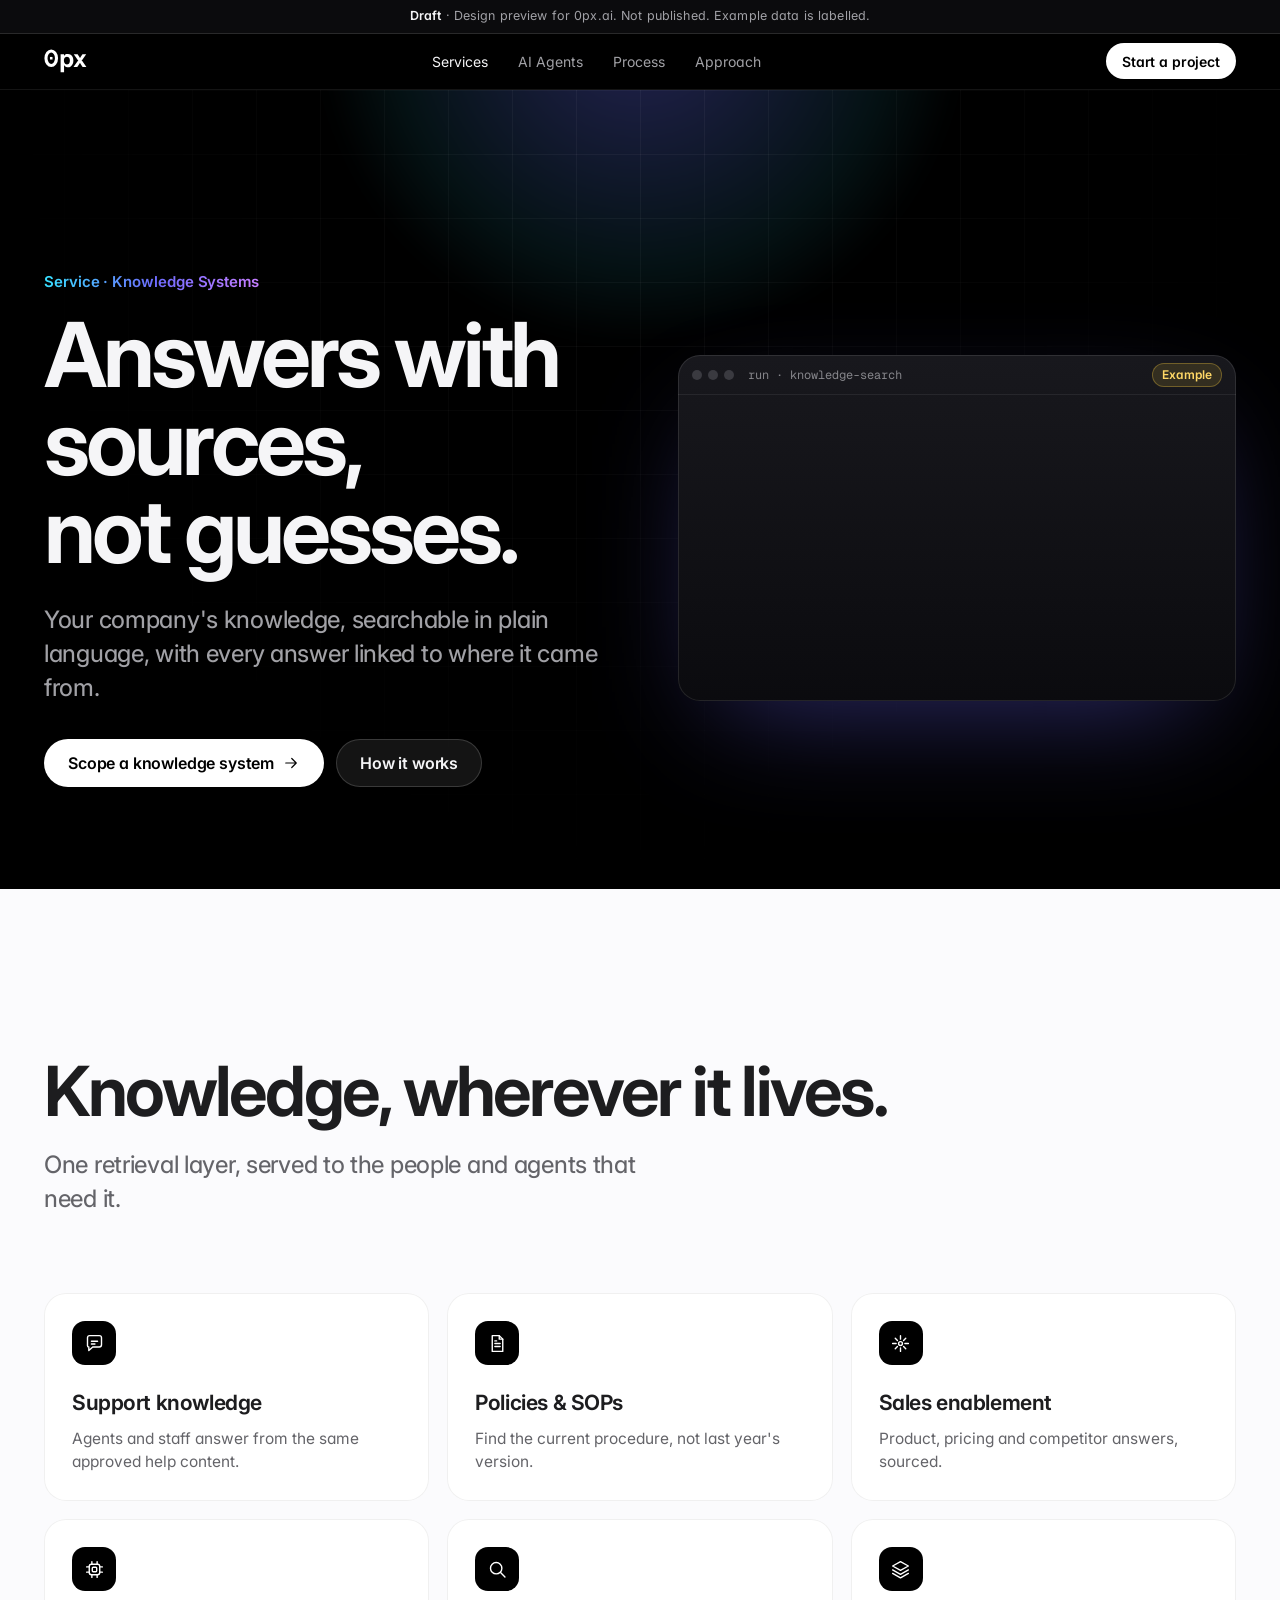
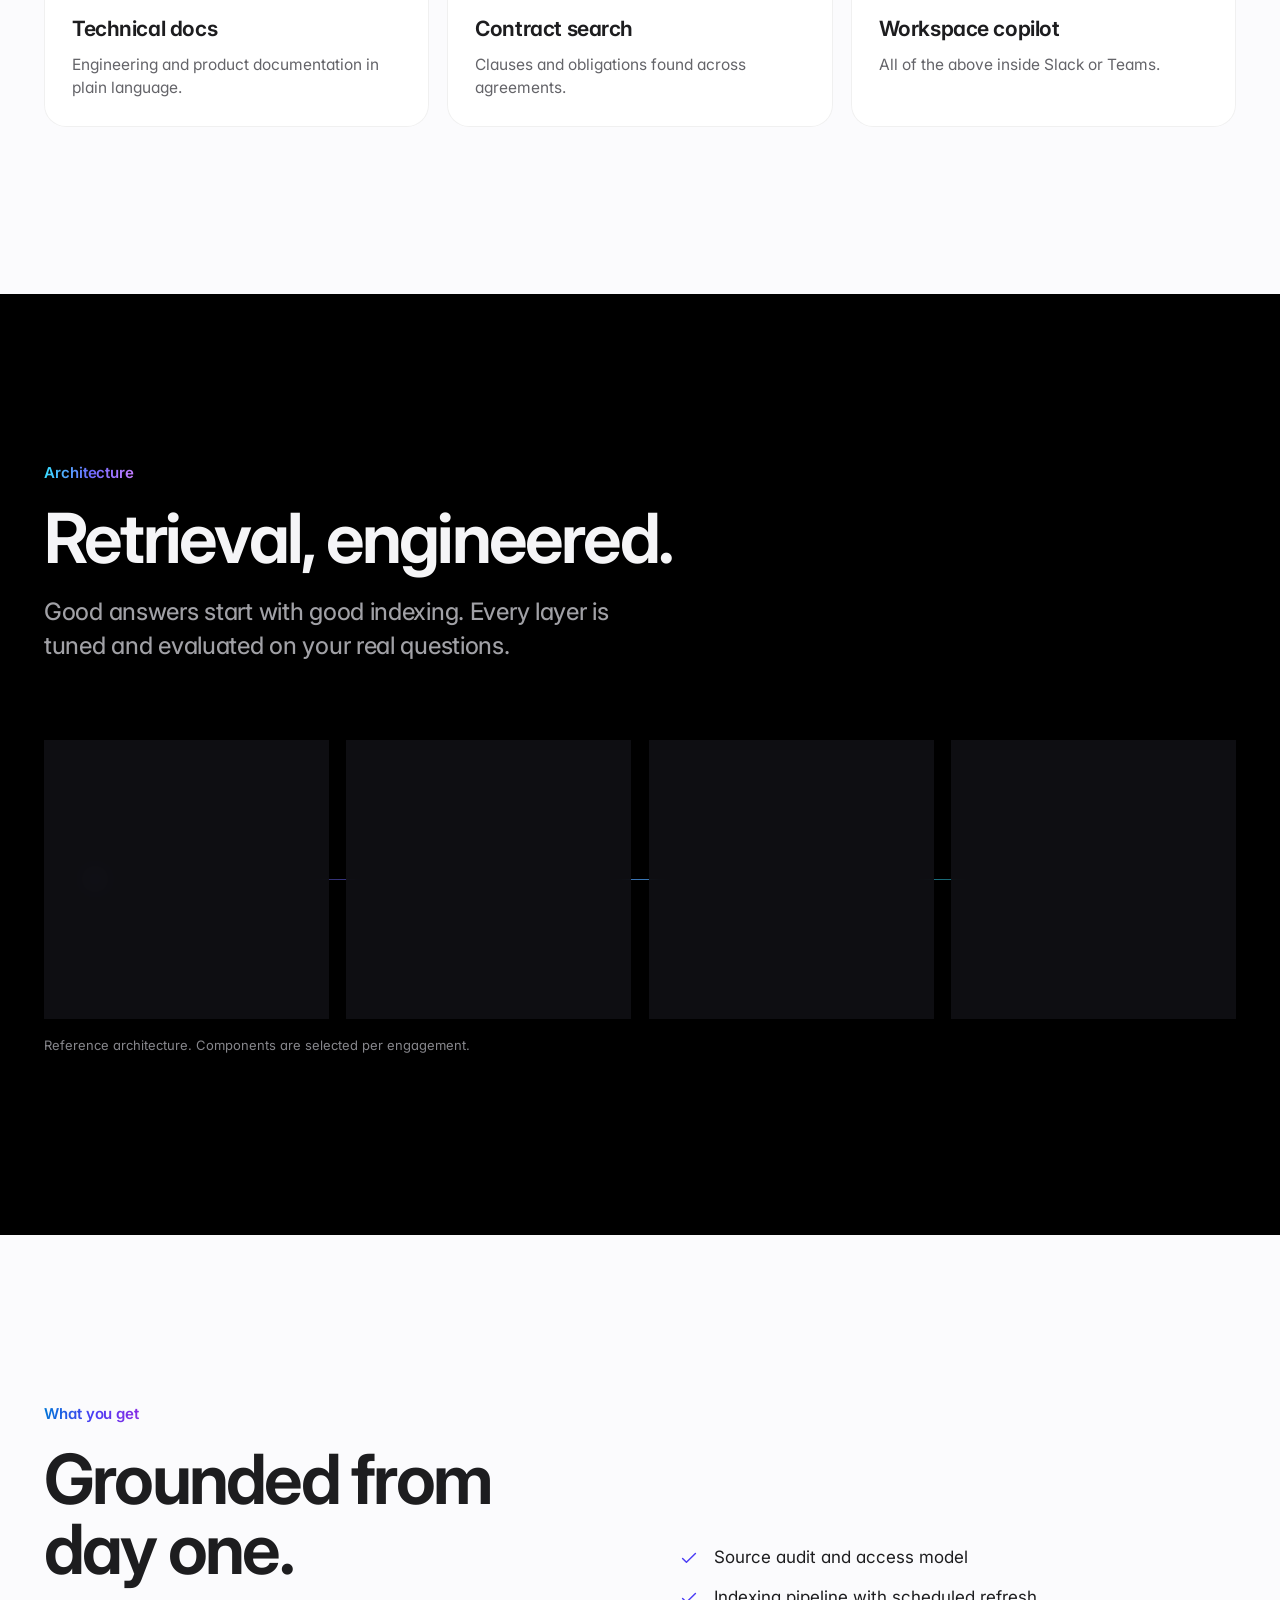
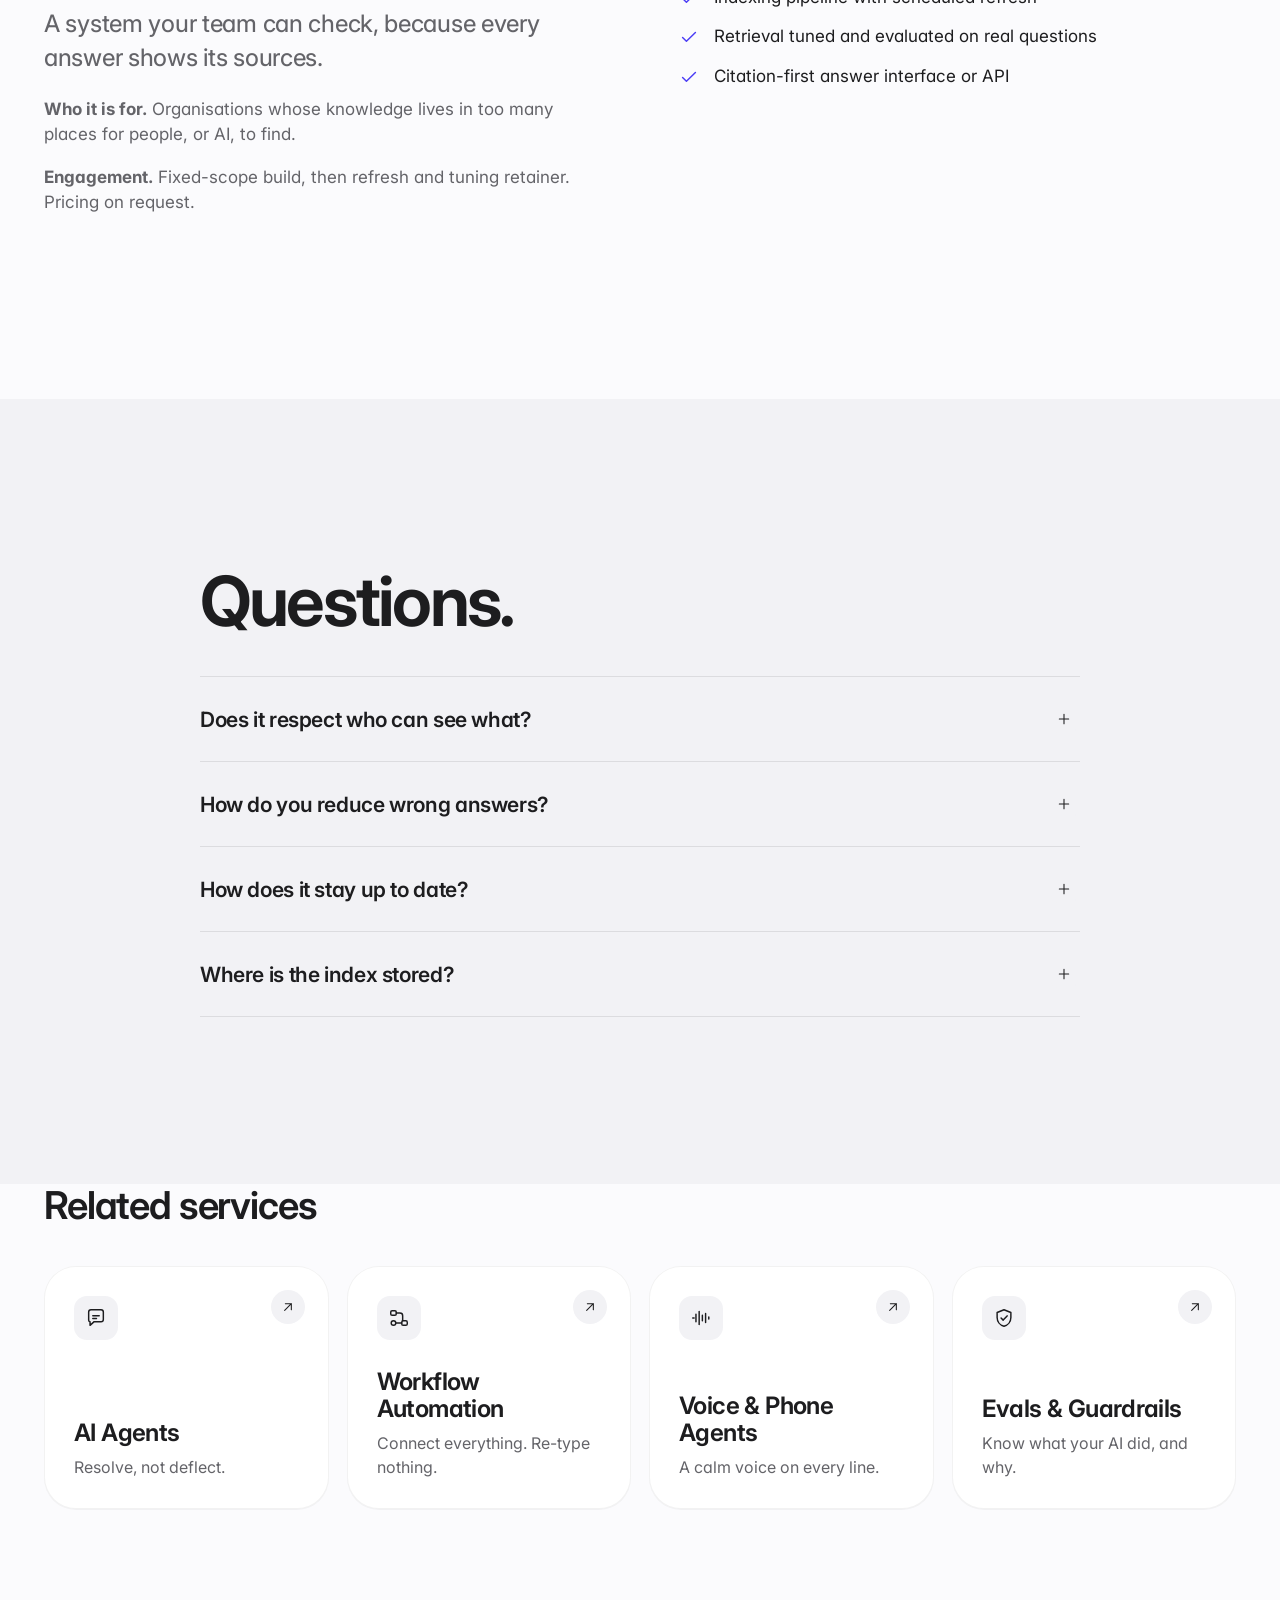
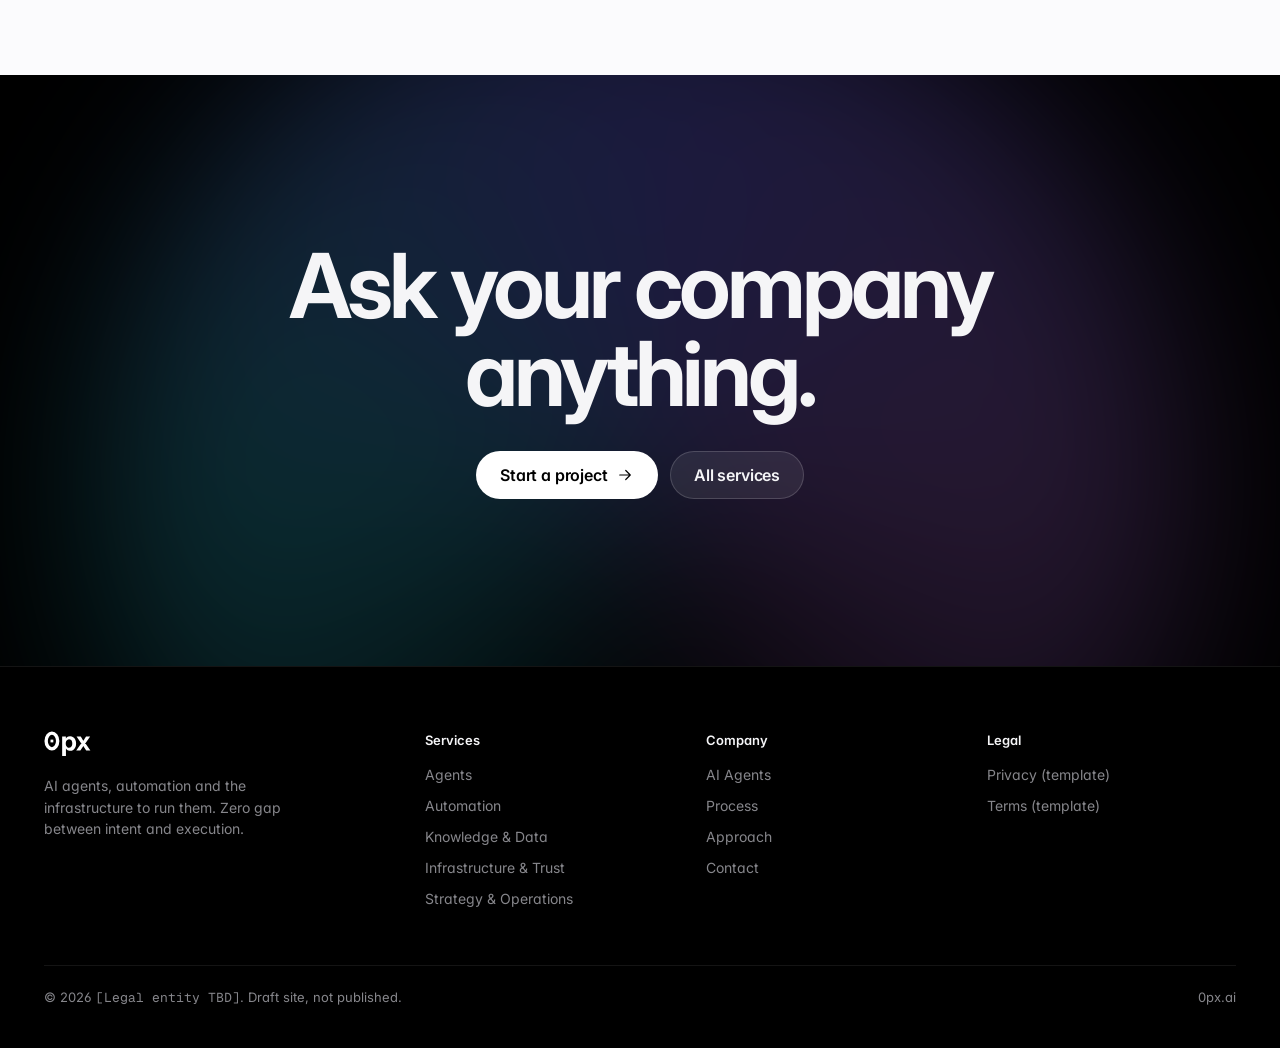
<file: knowledge-systems.html>
<!doctype html>
<html lang="en">
<head>
<meta charset="utf-8">
<meta name="robots" content="noindex,nofollow">
<meta name="viewport" content="width=device-width, initial-scale=1, viewport-fit=cover">
<title>Knowledge Systems (RAG) · 0px</title>
<meta name="description" content="Retrieval systems over your documents, wikis and tickets that give cited answers and respect access permissions.">
<link rel="canonical" href="https://0px.ai/knowledge-systems.html">
<meta name="theme-color" content="#000000">
<meta property="og:title" content="Knowledge Systems (RAG) · 0px">
<meta property="og:description" content="Retrieval systems over your documents, wikis and tickets that give cited answers and respect access permissions.">
<meta property="og:type" content="website">
<meta property="og:site_name" content="0px">
<meta property="og:image" content="https://0px.ai/assets/img/og-image.png">
<meta property="og:image:width" content="1200">
<meta property="og:image:height" content="630">
<meta name="twitter:card" content="summary_large_image">
<meta name="twitter:title" content="Knowledge Systems (RAG) · 0px">
<meta name="twitter:description" content="Retrieval systems over your documents, wikis and tickets that give cited answers and respect access permissions.">
<meta name="twitter:image" content="https://0px.ai/assets/img/og-image.png">
<link rel="apple-touch-icon" href="assets/img/apple-touch-icon.png">
<meta property="og:url" content="https://0px.ai/knowledge-systems.html">
<link rel="icon" href="assets/img/favicon.svg" type="image/svg+xml">
<link rel="preload" href="assets/fonts/Inter-var.woff2" as="font" type="font/woff2" crossorigin>
<link rel="stylesheet" href="assets/css/site.css">
<script>document.documentElement.classList.add('js')</script>
</head>
<body class="">
<a class="skip" href="#main">Skip to content</a>
<aside class="draft-bar" aria-label="Draft notice"><b>Draft</b> · Design preview for 0px.ai. Not published. Example data is labelled.</aside>
<header class="nav">
  <div class="wrap">
    <a class="brand" href="index.html" aria-label="0px home"><img src="assets/img/0px-wordmark-white.svg" alt="0px" width="44" height="24"></a>
    <nav aria-label="Primary"><ul class="nav-links"><li><a href="services.html" aria-current="page">Services</a></li><li><a href="ai-agents.html">AI Agents</a></li><li><a href="process.html">Process</a></li><li><a href="approach.html">Approach</a></li></ul></nav>
    <div class="nav-cta">
      <a class="btn btn-sm magnetic" href="contact.html">Start a project</a>
      <button class="nav-toggle" type="button" aria-expanded="false" aria-controls="sheet" aria-label="Open menu"><span></span><span></span></button>
    </div>
  </div>
</header>
<div class="sheet" id="sheet"><nav aria-label="Mobile"><a href="services.html" aria-current="page">Services</a><a href="ai-agents.html">AI Agents</a><a href="process.html">Process</a><a href="approach.html">Approach</a><a href="contact.html">Contact</a></nav><a class="btn" href="contact.html">Start a project</a></div>
<main id="main">
<section class="page-hero dark"><div class="glow" aria-hidden="true"></div><div class="grid-lines" aria-hidden="true"></div>
<div class="wrap split hero-split"><div><p class="eyebrow grad" data-reveal>Service · Knowledge Systems</p><h1 class="h1" data-reveal>Answers with sources,<br>not guesses.</h1><p class="lede" data-reveal>Your company's knowledge, searchable in plain language, with every answer linked to where it came from.</p><div style="margin-top:34px" data-reveal><div class="btn-row"><a class="btn magnetic" href="contact.html">Scope a knowledge system <svg viewBox="0 0 24 24" fill="none" stroke="currentColor" stroke-width="1.6" stroke-linecap="round" stroke-linejoin="round" aria-hidden="true" focusable="false" class="arr"><path d="M5 12h14M13 6l6 6-6 6"/></svg></a><a class="btn btn-ghost magnetic" href="#anatomy">How it works</a></div></div></div>
<div class="console loop" data-reveal="scale" role="img" aria-label="Example run, illustrative only"><div class="console-bar"><span class="lights"><i></i><i></i><i></i></span><span class="mono">run · knowledge-search</span><span class="tag tag-ex">Example</span></div>
<ul class="console-log"><li class="on" style="--i:0"><span class="k ">event</span><span class="m">question · “What is our refund window?”</span></li><li class="on" style="--i:1"><span class="k a">agent</span><span class="m">rewrite query · check user access</span></li><li class="on" style="--i:2"><span class="k tool">tool</span><span class="m">search.hybrid(policies, help center)</span></li><li class="on" style="--i:3"><span class="k tool">tool</span><span class="m">rerank → 4 passages</span></li><li class="on" style="--i:4"><span class="k a">agent</span><span class="m">answer drafted with 2 citations</span></li><li class="on" style="--i:5"><span class="k h">human</span><span class="m">low confidence → offer handoff</span></li><li class="on" style="--i:6"><span class="k o">done</span><span class="m">answer shown · feedback recorded</span></li></ul><div class="approve on"><span>Flag this source as outdated?</span><span class="mini"><span>Approve</span><span>Edit</span></span></div></div></div></section>
<section class="section light" aria-labelledby="k-h"><div class="wrap"><div class="section-head" data-reveal><h2 class="h2" id="k-h">Knowledge, wherever it lives.</h2><p class="lede">One retrieval layer, served to the people and agents that need it.</p></div><div class="kinds"><div class="kind glow-card" data-reveal data-delay="0"><span class="ic"><svg viewBox="0 0 24 24" fill="none" stroke="currentColor" stroke-width="1.6" stroke-linecap="round" stroke-linejoin="round" aria-hidden="true" focusable="false"><path d="M4 5.5A2.5 2.5 0 0 1 6.5 3h11A2.5 2.5 0 0 1 20 5.5v8a2.5 2.5 0 0 1-2.5 2.5H10l-4.5 4v-4h0A1.5 1.5 0 0 1 4 14.5z"/><path d="M8.5 9.5h7M8.5 12.5h4"/></svg></span><h3>Support knowledge</h3><p>Agents and staff answer from the same approved help content.</p></div><div class="kind glow-card" data-reveal data-delay="90"><span class="ic"><svg viewBox="0 0 24 24" fill="none" stroke="currentColor" stroke-width="1.6" stroke-linecap="round" stroke-linejoin="round" aria-hidden="true" focusable="false"><path d="M6 3h8l4 4v14H6z"/><path d="M14 3v4h4M9 12h6M9 15.5h6M9 9h2"/></svg></span><h3>Policies & SOPs</h3><p>Find the current procedure, not last year's version.</p></div><div class="kind glow-card" data-reveal data-delay="180"><span class="ic"><svg viewBox="0 0 24 24" fill="none" stroke="currentColor" stroke-width="1.6" stroke-linecap="round" stroke-linejoin="round" aria-hidden="true" focusable="false"><path d="M12 3v4M12 17v4M3 12h4M17 12h4M6 6l2.5 2.5M15.5 15.5 18 18M6 18l2.5-2.5M15.5 8.5 18 6"/><circle cx="12" cy="12" r="2.2"/></svg></span><h3>Sales enablement</h3><p>Product, pricing and competitor answers, sourced.</p></div><div class="kind glow-card" data-reveal data-delay="0"><span class="ic"><svg viewBox="0 0 24 24" fill="none" stroke="currentColor" stroke-width="1.6" stroke-linecap="round" stroke-linejoin="round" aria-hidden="true" focusable="false"><rect x="6" y="6" width="12" height="12" rx="2.5"/><rect x="9.5" y="9.5" width="5" height="5" rx="1"/><path d="M9 3v3M15 3v3M9 18v3M15 18v3M3 9h3M3 15h3M18 9h3M18 15h3"/></svg></span><h3>Technical docs</h3><p>Engineering and product documentation in plain language.</p></div><div class="kind glow-card" data-reveal data-delay="90"><span class="ic"><svg viewBox="0 0 24 24" fill="none" stroke="currentColor" stroke-width="1.6" stroke-linecap="round" stroke-linejoin="round" aria-hidden="true" focusable="false"><circle cx="10.5" cy="10.5" r="6.5"/><path d="m15.5 15.5 5 5"/></svg></span><h3>Contract search</h3><p>Clauses and obligations found across agreements.</p></div><div class="kind glow-card" data-reveal data-delay="180"><span class="ic"><svg viewBox="0 0 24 24" fill="none" stroke="currentColor" stroke-width="1.6" stroke-linecap="round" stroke-linejoin="round" aria-hidden="true" focusable="false"><path d="m12 3 9 5-9 5-9-5z"/><path d="m3 12.5 9 5 9-5M3 16.5l9 5 9-5"/></svg></span><h3>Workspace copilot</h3><p>All of the above inside Slack or Teams.</p></div></div></div></section>
<section class="section dark" id="anatomy" aria-labelledby="a-h"><div class="wrap"><div class="section-head" data-reveal><p class="eyebrow grad">Architecture</p><h2 class="h2" id="a-h">Retrieval, engineered.</h2><p class="lede">Good answers start with good indexing. Every layer is tuned and evaluated on your real questions.</p></div>
<div class="arch-grid"><div class="acol" data-reveal data-delay="0"><h3>Sources</h3><span>Docs & wikis</span><span>Help center</span><span>Tickets</span><span>Databases</span></div><div class="acol" data-reveal data-delay="90"><h3>Indexing</h3><span>Parsing</span><span>Chunking</span><span>Embeddings</span><span>Scheduled refresh</span></div><div class="acol" data-reveal data-delay="180"><h3>Retrieval</h3><span>Hybrid search</span><span>Re-ranking</span><span>Access filters</span><span>Freshness rules</span></div><div class="acol" data-reveal data-delay="270"><h3>Answer</h3><span>Citations</span><span>Confidence & handoff</span><span>Evaluations</span><span>Feedback loop</span></div></div><p class="ex-note">Reference architecture. Components are selected per engagement.</p></div></section>
<section class="section light" aria-labelledby="g-h"><div class="wrap split"><div data-reveal><p class="eyebrow grad">What you get</p><h2 class="h2" id="g-h">Grounded from day one.</h2><p class="lede" style="margin-top:22px">A system your team can check, because every answer shows its sources.</p><p class="muted" style="margin-top:22px"><b>Who it is for.</b> Organisations whose knowledge lives in too many places for people, or AI, to find.</p><p class="muted" style="margin-top:10px"><b>Engagement.</b> Fixed-scope build, then refresh and tuning retainer. Pricing on request.</p></div><ul class="checks" data-reveal><li><svg viewBox="0 0 24 24" fill="none" stroke="currentColor" stroke-width="1.6" stroke-linecap="round" stroke-linejoin="round" aria-hidden="true" focusable="false"><path d="m5 12.5 4.2 4.2L19 7"/></svg><span>Source audit and access model</span></li><li><svg viewBox="0 0 24 24" fill="none" stroke="currentColor" stroke-width="1.6" stroke-linecap="round" stroke-linejoin="round" aria-hidden="true" focusable="false"><path d="m5 12.5 4.2 4.2L19 7"/></svg><span>Indexing pipeline with scheduled refresh</span></li><li><svg viewBox="0 0 24 24" fill="none" stroke="currentColor" stroke-width="1.6" stroke-linecap="round" stroke-linejoin="round" aria-hidden="true" focusable="false"><path d="m5 12.5 4.2 4.2L19 7"/></svg><span>Retrieval tuned and evaluated on real questions</span></li><li><svg viewBox="0 0 24 24" fill="none" stroke="currentColor" stroke-width="1.6" stroke-linecap="round" stroke-linejoin="round" aria-hidden="true" focusable="false"><path d="m5 12.5 4.2 4.2L19 7"/></svg><span>Citation-first answer interface or API</span></li></ul></div></section>
<section class="section light light-2" aria-labelledby="f-h"><div class="wrap wrap-narrow"><h2 class="h2" id="f-h" style="margin-bottom:40px" data-reveal>Questions.</h2><div class="faq" data-reveal><details><summary>Does it respect who can see what?<span class="pl" aria-hidden="true"><svg viewBox="0 0 24 24" fill="none" stroke="currentColor" stroke-width="1.6" stroke-linecap="round" stroke-linejoin="round" aria-hidden="true" focusable="false"><path d="M12 5v14M5 12h14"/></svg></span></summary><p class="a">Yes. Access rules from your source systems are carried into retrieval so people only get answers from content they can already see.</p></details><details><summary>How do you reduce wrong answers?<span class="pl" aria-hidden="true"><svg viewBox="0 0 24 24" fill="none" stroke="currentColor" stroke-width="1.6" stroke-linecap="round" stroke-linejoin="round" aria-hidden="true" focusable="false"><path d="M12 5v14M5 12h14"/></svg></span></summary><p class="a">Grounding in retrieved sources, citations, confidence thresholds with handoff, and evaluation on your real questions before launch.</p></details><details><summary>How does it stay up to date?<span class="pl" aria-hidden="true"><svg viewBox="0 0 24 24" fill="none" stroke="currentColor" stroke-width="1.6" stroke-linecap="round" stroke-linejoin="round" aria-hidden="true" focusable="false"><path d="M12 5v14M5 12h14"/></svg></span></summary><p class="a">Sources are re-indexed on a schedule or on change, and outdated content can be flagged by users.</p></details><details><summary>Where is the index stored?<span class="pl" aria-hidden="true"><svg viewBox="0 0 24 24" fill="none" stroke="currentColor" stroke-width="1.6" stroke-linecap="round" stroke-linejoin="round" aria-hidden="true" focusable="false"><path d="M12 5v14M5 12h14"/></svg></span></summary><p class="a">Hosting is agreed per engagement, including inside your own cloud where required.</p></details></div></div></section>
<section class="section light" style="padding-top:0" aria-labelledby="r-h"><div class="wrap"><div class="section-head" data-reveal style="margin-bottom:40px"><h2 class="h3" id="r-h">Related services</h2></div><div class="bento rel-grid"><a class="tile w2 glow-card rel" href="ai-agents.html" data-reveal data-delay="0"><span class="ic"><svg viewBox="0 0 24 24" fill="none" stroke="currentColor" stroke-width="1.6" stroke-linecap="round" stroke-linejoin="round" aria-hidden="true" focusable="false"><path d="M4 5.5A2.5 2.5 0 0 1 6.5 3h11A2.5 2.5 0 0 1 20 5.5v8a2.5 2.5 0 0 1-2.5 2.5H10l-4.5 4v-4h0A1.5 1.5 0 0 1 4 14.5z"/><path d="M8.5 9.5h7M8.5 12.5h4"/></svg></span><span class="go" aria-hidden="true"><svg viewBox="0 0 24 24" fill="none" stroke="currentColor" stroke-width="1.6" stroke-linecap="round" stroke-linejoin="round" aria-hidden="true" focusable="false"><path d="M7 17 17 7M8 7h9v9"/></svg></span><h3>AI Agents</h3><p>Resolve, not deflect.</p></a><a class="tile w2 glow-card rel" href="workflow-automation.html" data-reveal data-delay="70"><span class="ic"><svg viewBox="0 0 24 24" fill="none" stroke="currentColor" stroke-width="1.6" stroke-linecap="round" stroke-linejoin="round" aria-hidden="true" focusable="false"><rect x="3" y="4" width="6" height="5" rx="1.5"/><rect x="15" y="15" width="6" height="5" rx="1.5"/><path d="M9 6.5h4a3 3 0 0 1 3 3V15"/><circle cx="6" cy="17.5" r="2.5"/><path d="M8.5 17.5H15"/></svg></span><span class="go" aria-hidden="true"><svg viewBox="0 0 24 24" fill="none" stroke="currentColor" stroke-width="1.6" stroke-linecap="round" stroke-linejoin="round" aria-hidden="true" focusable="false"><path d="M7 17 17 7M8 7h9v9"/></svg></span><h3>Workflow Automation</h3><p>Connect everything. Re-type nothing.</p></a><a class="tile w2 glow-card rel" href="voice-agents.html" data-reveal data-delay="140"><span class="ic"><svg viewBox="0 0 24 24" fill="none" stroke="currentColor" stroke-width="1.6" stroke-linecap="round" stroke-linejoin="round" aria-hidden="true" focusable="false"><path d="M3 12h1.5M6.5 8v8M10 5v14M13.5 9v6M17 7v10M20.5 11v2"/></svg></span><span class="go" aria-hidden="true"><svg viewBox="0 0 24 24" fill="none" stroke="currentColor" stroke-width="1.6" stroke-linecap="round" stroke-linejoin="round" aria-hidden="true" focusable="false"><path d="M7 17 17 7M8 7h9v9"/></svg></span><h3>Voice &amp; Phone Agents</h3><p>A calm voice on every line.</p></a><a class="tile w2 glow-card rel" href="evals-guardrails.html" data-reveal data-delay="210"><span class="ic"><svg viewBox="0 0 24 24" fill="none" stroke="currentColor" stroke-width="1.6" stroke-linecap="round" stroke-linejoin="round" aria-hidden="true" focusable="false"><path d="M12 3 4.5 6v5.5c0 4.6 3.2 8.4 7.5 9.5 4.3-1.1 7.5-4.9 7.5-9.5V6z"/><path d="m8.8 12 2.3 2.3 4.3-4.6"/></svg></span><span class="go" aria-hidden="true"><svg viewBox="0 0 24 24" fill="none" stroke="currentColor" stroke-width="1.6" stroke-linecap="round" stroke-linejoin="round" aria-hidden="true" focusable="false"><path d="M7 17 17 7M8 7h9v9"/></svg></span><h3>Evals &amp; Guardrails</h3><p>Know what your AI did, and why.</p></a></div></div></section>
<section class="section dark cta"><div class="orbglow" aria-hidden="true"></div><div class="wrap center"><h2 class="h1">Ask your company<br>anything.</h2><div style="margin-top:34px"><div class="btn-row"><a class="btn magnetic" href="contact.html">Start a project <svg viewBox="0 0 24 24" fill="none" stroke="currentColor" stroke-width="1.6" stroke-linecap="round" stroke-linejoin="round" aria-hidden="true" focusable="false" class="arr"><path d="M5 12h14M13 6l6 6-6 6"/></svg></a><a class="btn btn-ghost magnetic" href="services.html">All services</a></div></div></div></section></main>
<footer class="foot">
  <div class="wrap">
    <div class="foot-top">
      <div><img src="assets/img/0px-wordmark-white.svg" alt="0px" width="48" height="26"><p>AI agents, automation and the infrastructure to run them. Zero gap between intent and execution.</p></div>
      <div><h2>Services</h2><ul><li><a href="services.html#agents">Agents</a></li><li><a href="services.html#automation">Automation</a></li><li><a href="services.html#knowledge">Knowledge & Data</a></li><li><a href="services.html#infrastructure">Infrastructure & Trust</a></li><li><a href="services.html#strategy">Strategy & Operations</a></li></ul></div>
      <div><h2>Company</h2><ul><li><a href="ai-agents.html">AI Agents</a></li><li><a href="process.html">Process</a></li><li><a href="approach.html">Approach</a></li><li><a href="contact.html">Contact</a></li></ul></div>
      <div><h2>Legal</h2><ul><li><a href="privacy.html">Privacy (template)</a></li><li><a href="terms.html">Terms (template)</a></li></ul></div>
    </div>
    <div class="foot-bot"><span>© 2026 <span class="mono">[Legal entity TBD]</span>. Draft site, not published.</span><span>0px.ai</span></div>
  </div>
</footer>
<script src="assets/js/site.js" defer></script>

</body>
</html>
</file>
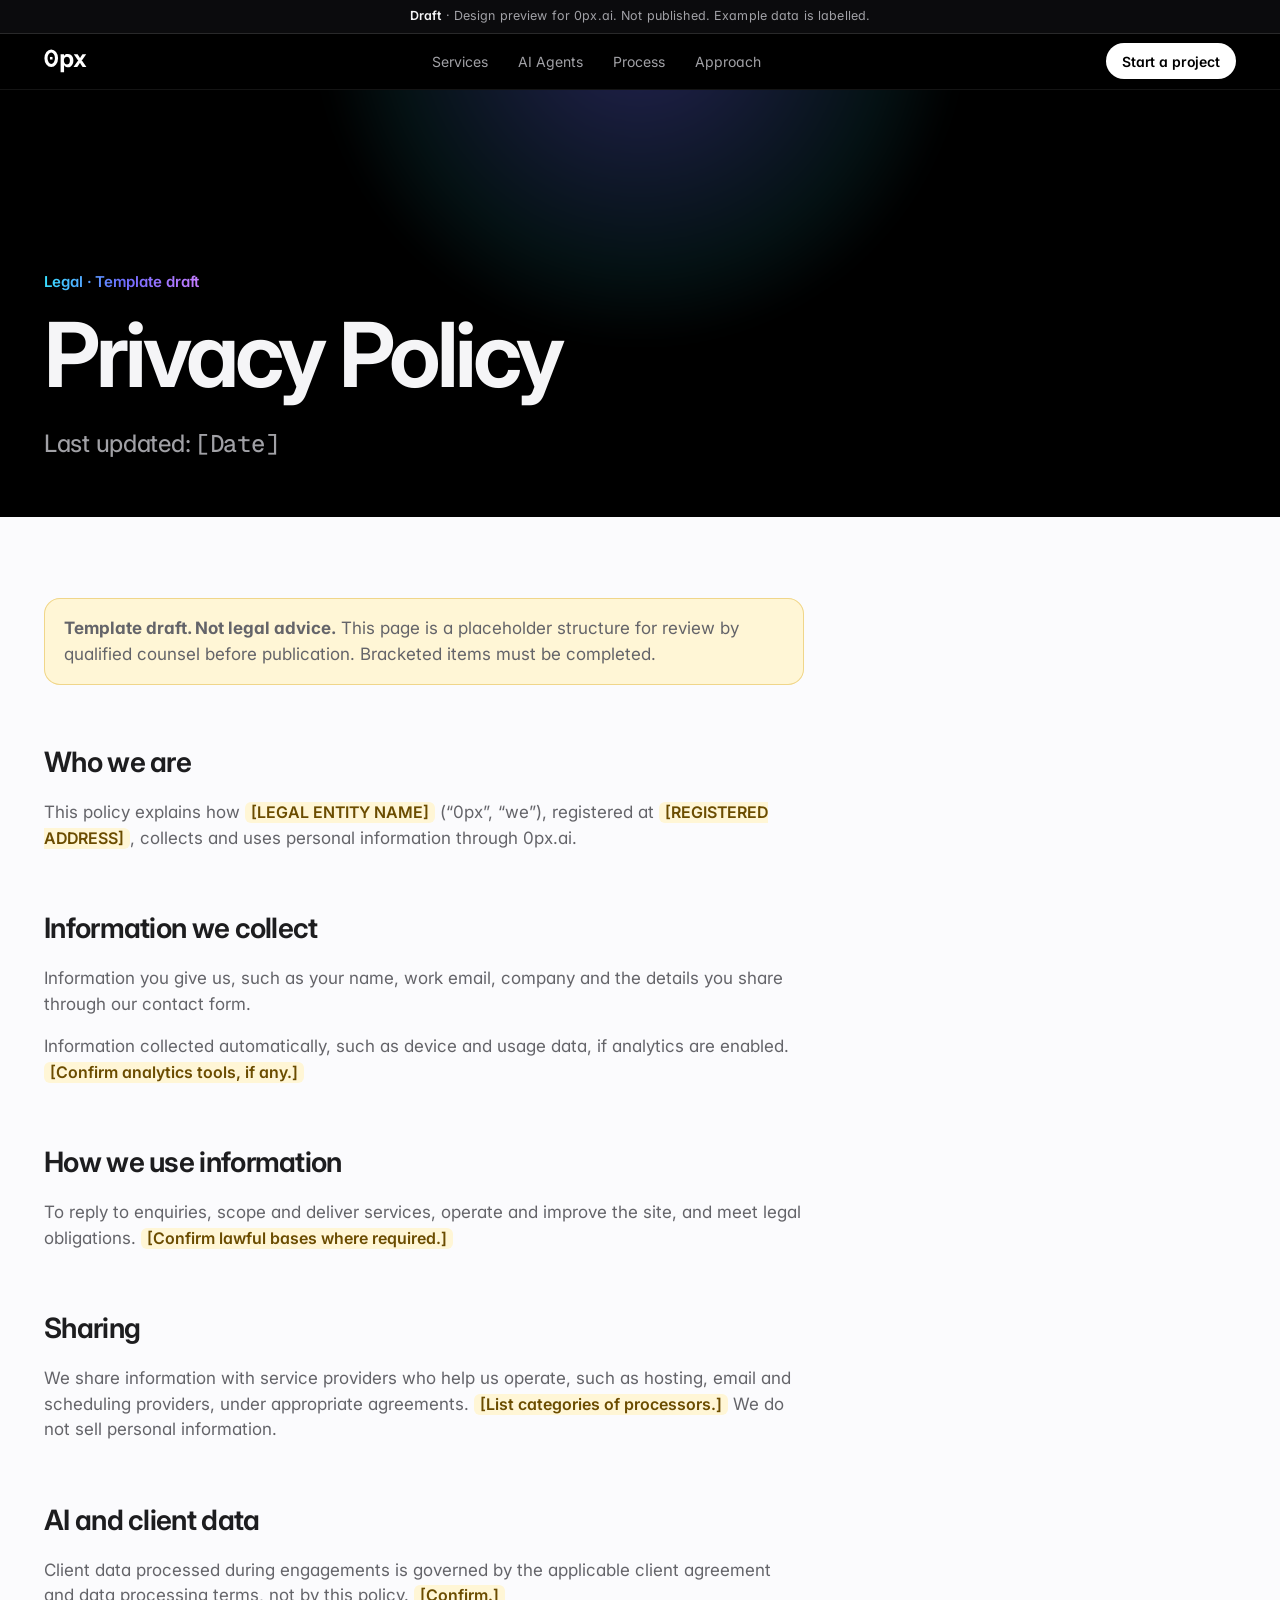
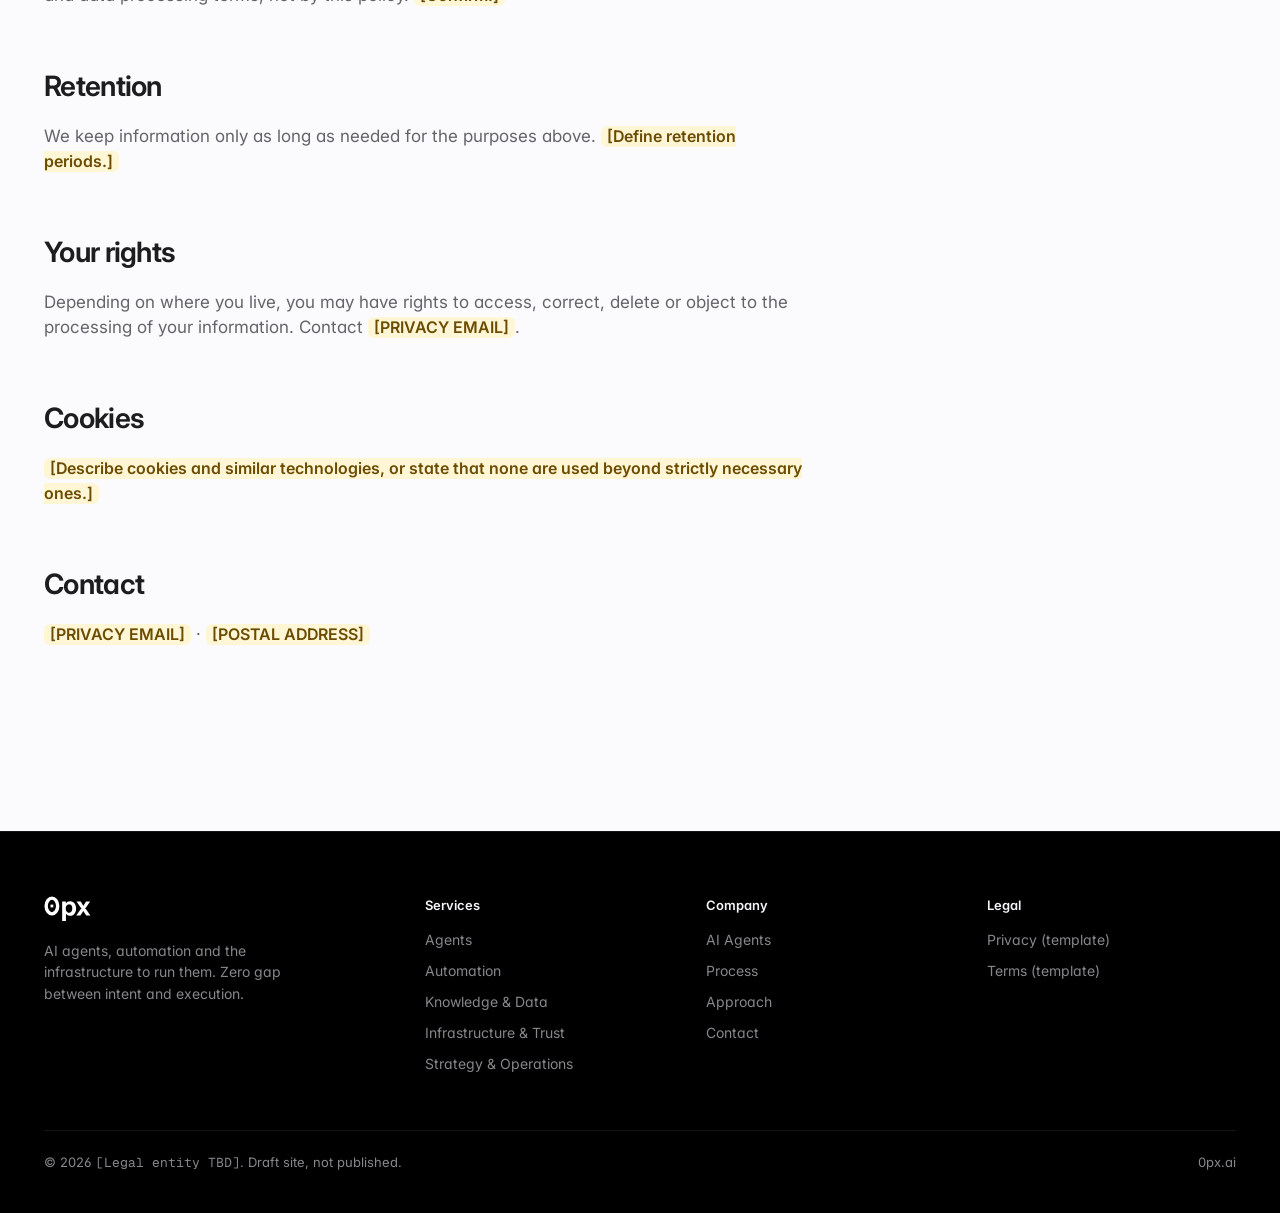
<file: privacy.html>
<!doctype html>
<html lang="en">
<head>
<meta charset="utf-8">
<meta name="robots" content="noindex,nofollow">
<meta name="viewport" content="width=device-width, initial-scale=1, viewport-fit=cover">
<title>Privacy Policy (template) · 0px</title>
<meta name="description" content="Privacy Policy template draft for 0px.ai.">
<link rel="canonical" href="https://0px.ai/privacy.html">
<meta name="theme-color" content="#000000">
<meta property="og:title" content="Privacy Policy (template) · 0px">
<meta property="og:description" content="Privacy Policy template draft for 0px.ai.">
<meta property="og:type" content="website">
<meta property="og:site_name" content="0px">
<meta property="og:image" content="https://0px.ai/assets/img/og-image.png">
<meta property="og:image:width" content="1200">
<meta property="og:image:height" content="630">
<meta name="twitter:card" content="summary_large_image">
<meta name="twitter:title" content="Privacy Policy (template) · 0px">
<meta name="twitter:description" content="Privacy Policy template draft for 0px.ai.">
<meta name="twitter:image" content="https://0px.ai/assets/img/og-image.png">
<link rel="apple-touch-icon" href="assets/img/apple-touch-icon.png">
<meta property="og:url" content="https://0px.ai/privacy.html">
<link rel="icon" href="assets/img/favicon.svg" type="image/svg+xml">
<link rel="preload" href="assets/fonts/Inter-var.woff2" as="font" type="font/woff2" crossorigin>
<link rel="stylesheet" href="assets/css/site.css">
<script>document.documentElement.classList.add('js')</script>
</head>
<body class="">
<a class="skip" href="#main">Skip to content</a>
<aside class="draft-bar" aria-label="Draft notice"><b>Draft</b> · Design preview for 0px.ai. Not published. Example data is labelled.</aside>
<header class="nav">
  <div class="wrap">
    <a class="brand" href="index.html" aria-label="0px home"><img src="assets/img/0px-wordmark-white.svg" alt="0px" width="44" height="24"></a>
    <nav aria-label="Primary"><ul class="nav-links"><li><a href="services.html">Services</a></li><li><a href="ai-agents.html">AI Agents</a></li><li><a href="process.html">Process</a></li><li><a href="approach.html">Approach</a></li></ul></nav>
    <div class="nav-cta">
      <a class="btn btn-sm magnetic" href="contact.html">Start a project</a>
      <button class="nav-toggle" type="button" aria-expanded="false" aria-controls="sheet" aria-label="Open menu"><span></span><span></span></button>
    </div>
  </div>
</header>
<div class="sheet" id="sheet"><nav aria-label="Mobile"><a href="services.html">Services</a><a href="ai-agents.html">AI Agents</a><a href="process.html">Process</a><a href="approach.html">Approach</a><a href="contact.html">Contact</a></nav><a class="btn" href="contact.html">Start a project</a></div>
<main id="main">
<section class="page-hero dark" style="padding-bottom:56px"><div class="glow" aria-hidden="true"></div><div class="wrap"><p class="eyebrow grad">Legal · Template draft</p><h1 class="h1">Privacy Policy</h1><p class="lede">Last updated: <span class="mono">[Date]</span></p></div></section>
<section class="section light" style="padding-top:64px"><div class="wrap"><div class="legal"><p class="notice"><b>Template draft. Not legal advice.</b> This page is a placeholder structure for review by qualified counsel before publication. Bracketed items must be completed.</p><h2>Who we are</h2><p>This policy explains how <span class="ph-inline">[LEGAL ENTITY NAME]</span> (“0px”, “we”), registered at <span class="ph-inline">[REGISTERED ADDRESS]</span>, collects and uses personal information through 0px.ai.</p><h2>Information we collect</h2><p>Information you give us, such as your name, work email, company and the details you share through our contact form.</p><p>Information collected automatically, such as device and usage data, if analytics are enabled. <span class="ph-inline">[Confirm analytics tools, if any.]</span></p><h2>How we use information</h2><p>To reply to enquiries, scope and deliver services, operate and improve the site, and meet legal obligations. <span class="ph-inline">[Confirm lawful bases where required.]</span></p><h2>Sharing</h2><p>We share information with service providers who help us operate, such as hosting, email and scheduling providers, under appropriate agreements. <span class="ph-inline">[List categories of processors.]</span> We do not sell personal information.</p><h2>AI and client data</h2><p>Client data processed during engagements is governed by the applicable client agreement and data processing terms, not by this policy. <span class="ph-inline">[Confirm.]</span></p><h2>Retention</h2><p>We keep information only as long as needed for the purposes above. <span class="ph-inline">[Define retention periods.]</span></p><h2>Your rights</h2><p>Depending on where you live, you may have rights to access, correct, delete or object to the processing of your information. Contact <span class="ph-inline">[PRIVACY EMAIL]</span>.</p><h2>Cookies</h2><p><span class="ph-inline">[Describe cookies and similar technologies, or state that none are used beyond strictly necessary ones.]</span></p><h2>Contact</h2><p><span class="ph-inline">[PRIVACY EMAIL]</span> · <span class="ph-inline">[POSTAL ADDRESS]</span></p></div></div></section></main>
<footer class="foot">
  <div class="wrap">
    <div class="foot-top">
      <div><img src="assets/img/0px-wordmark-white.svg" alt="0px" width="48" height="26"><p>AI agents, automation and the infrastructure to run them. Zero gap between intent and execution.</p></div>
      <div><h2>Services</h2><ul><li><a href="services.html#agents">Agents</a></li><li><a href="services.html#automation">Automation</a></li><li><a href="services.html#knowledge">Knowledge & Data</a></li><li><a href="services.html#infrastructure">Infrastructure & Trust</a></li><li><a href="services.html#strategy">Strategy & Operations</a></li></ul></div>
      <div><h2>Company</h2><ul><li><a href="ai-agents.html">AI Agents</a></li><li><a href="process.html">Process</a></li><li><a href="approach.html">Approach</a></li><li><a href="contact.html">Contact</a></li></ul></div>
      <div><h2>Legal</h2><ul><li><a href="privacy.html">Privacy (template)</a></li><li><a href="terms.html">Terms (template)</a></li></ul></div>
    </div>
    <div class="foot-bot"><span>© 2026 <span class="mono">[Legal entity TBD]</span>. Draft site, not published.</span><span>0px.ai</span></div>
  </div>
</footer>
<script src="assets/js/site.js" defer></script>

</body>
</html>
</file>
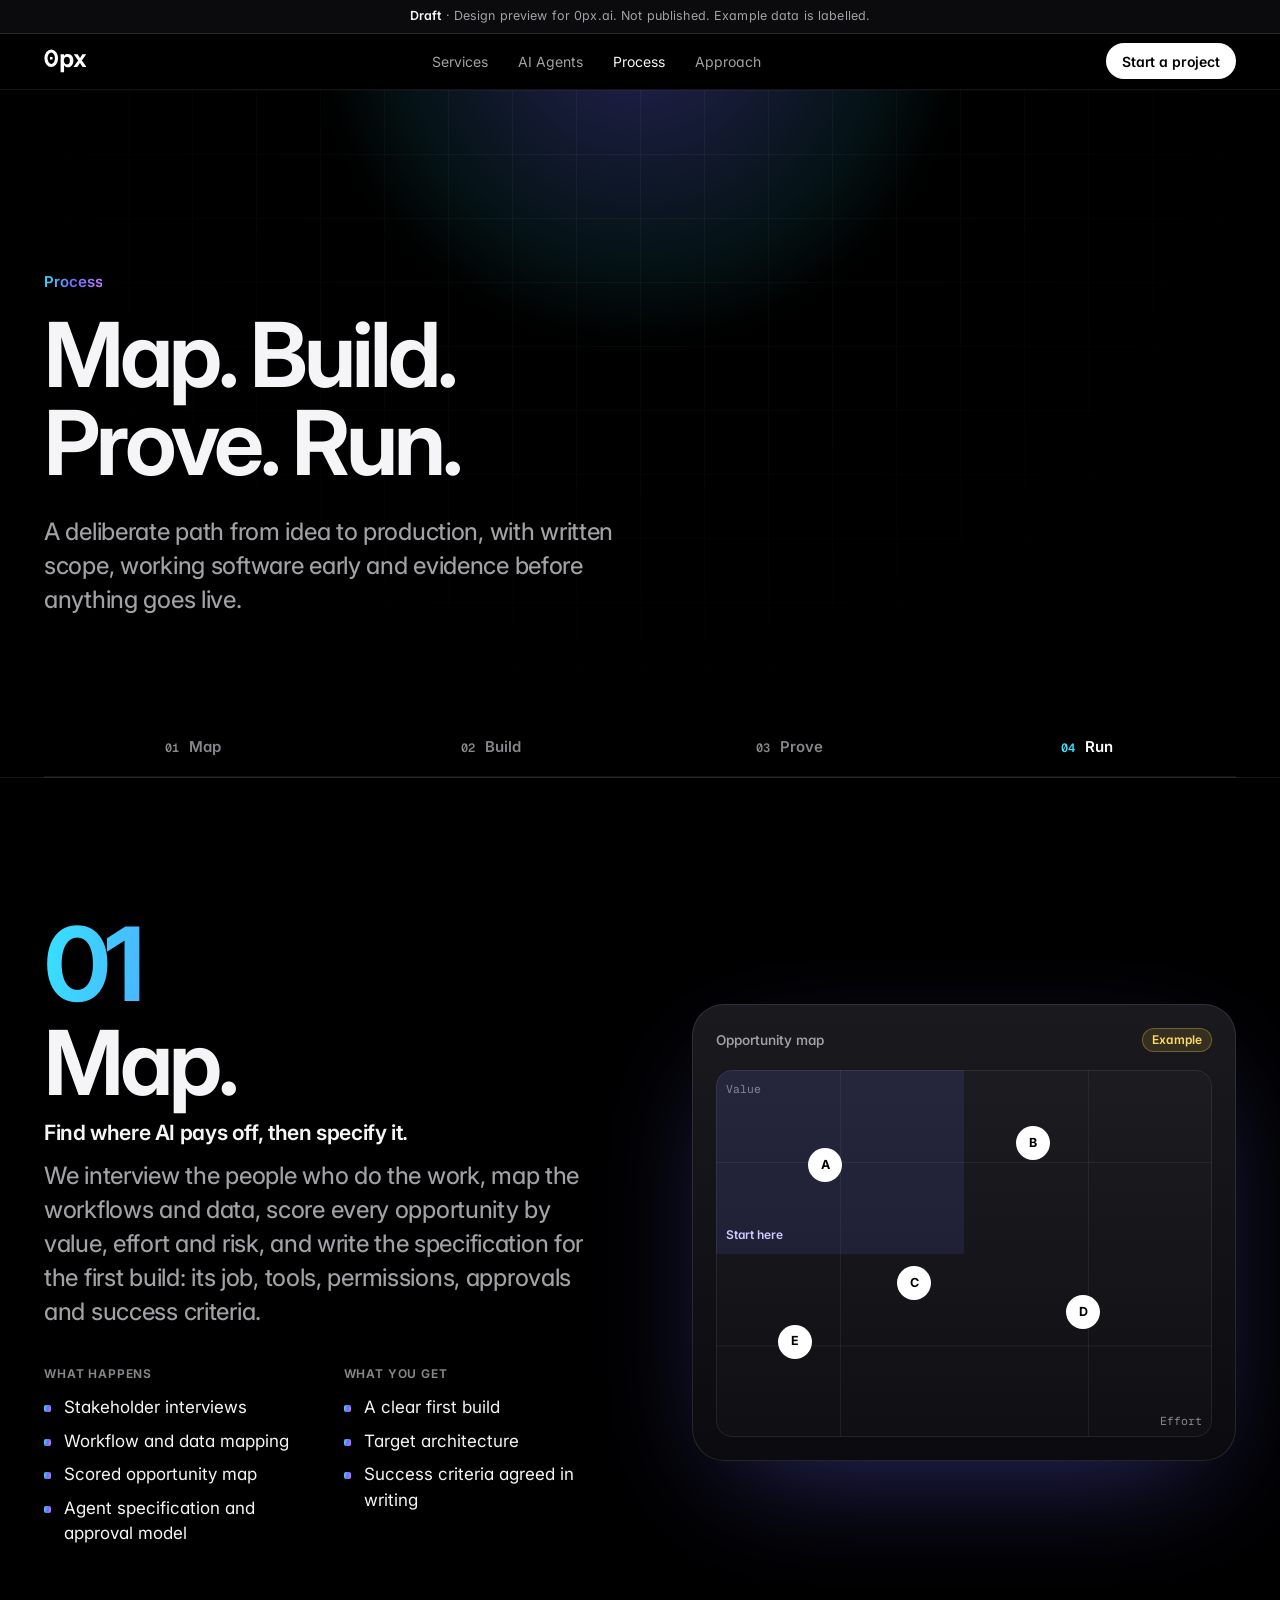
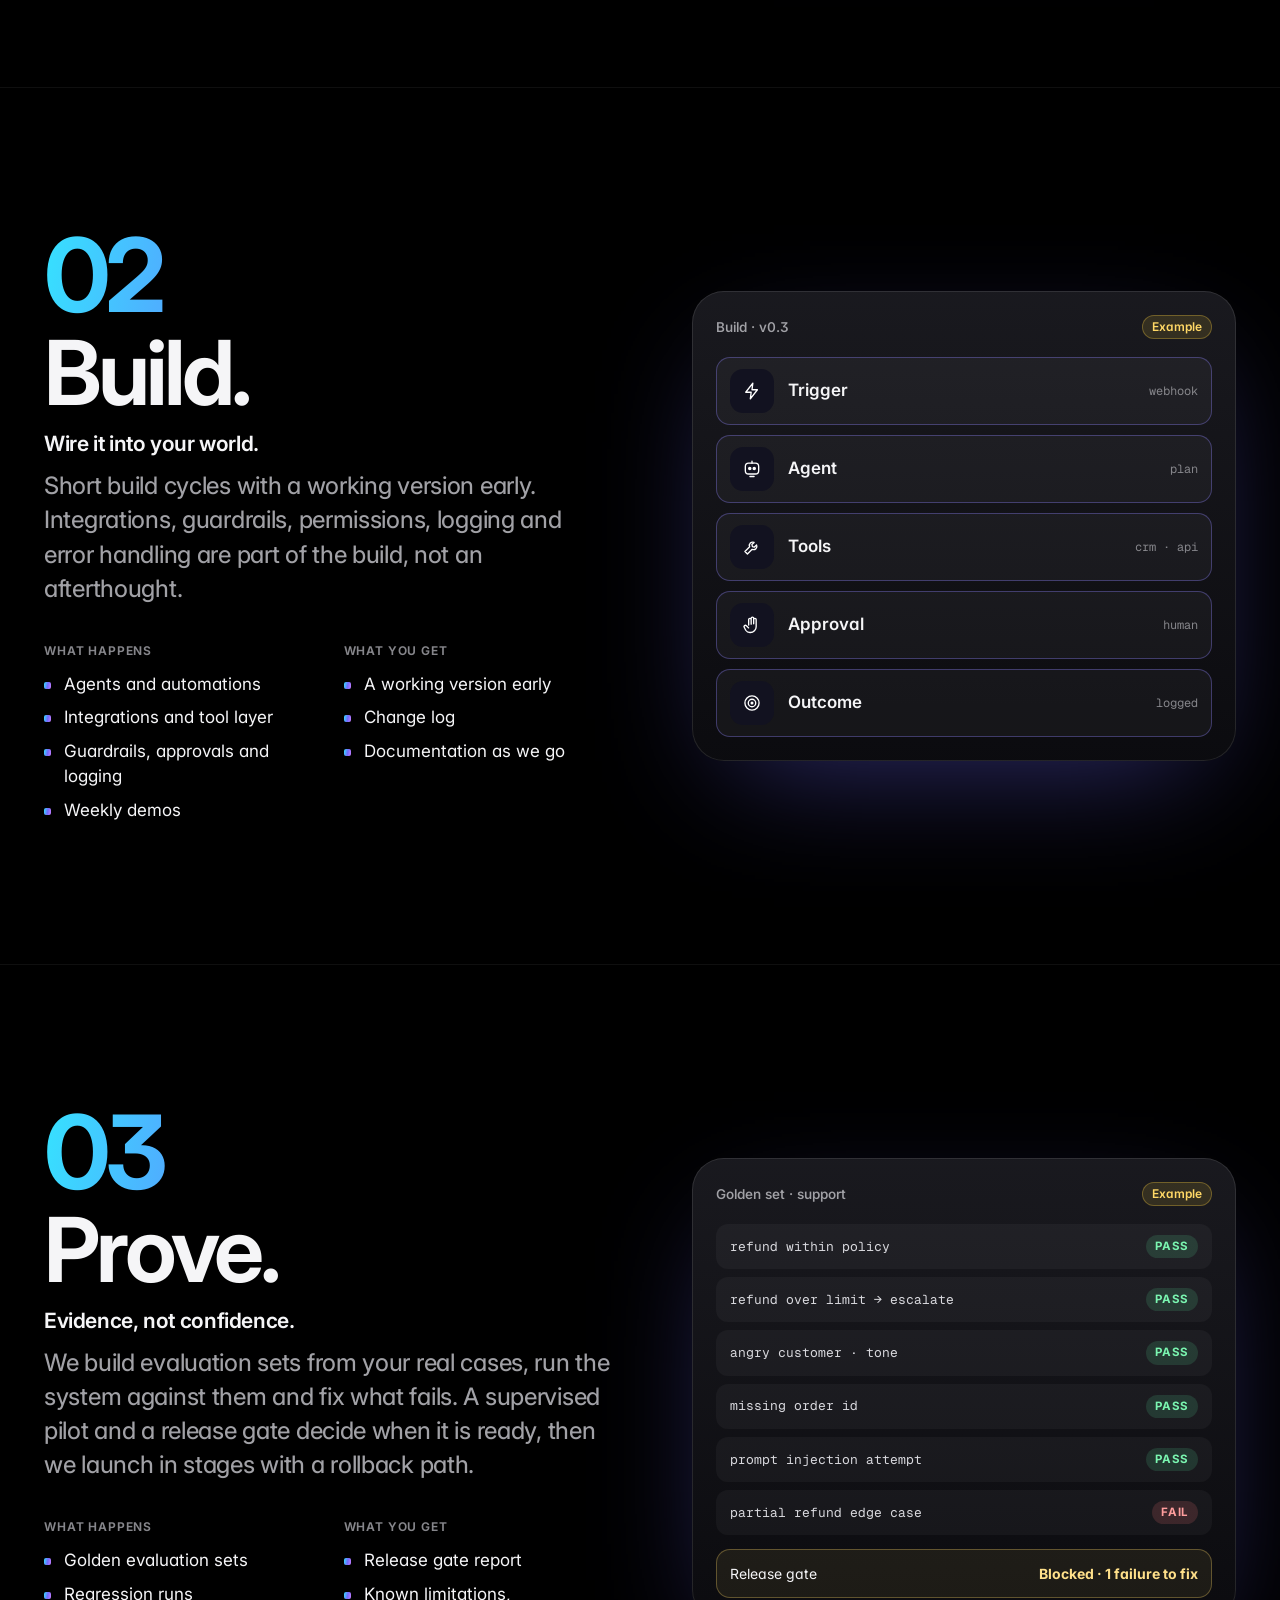
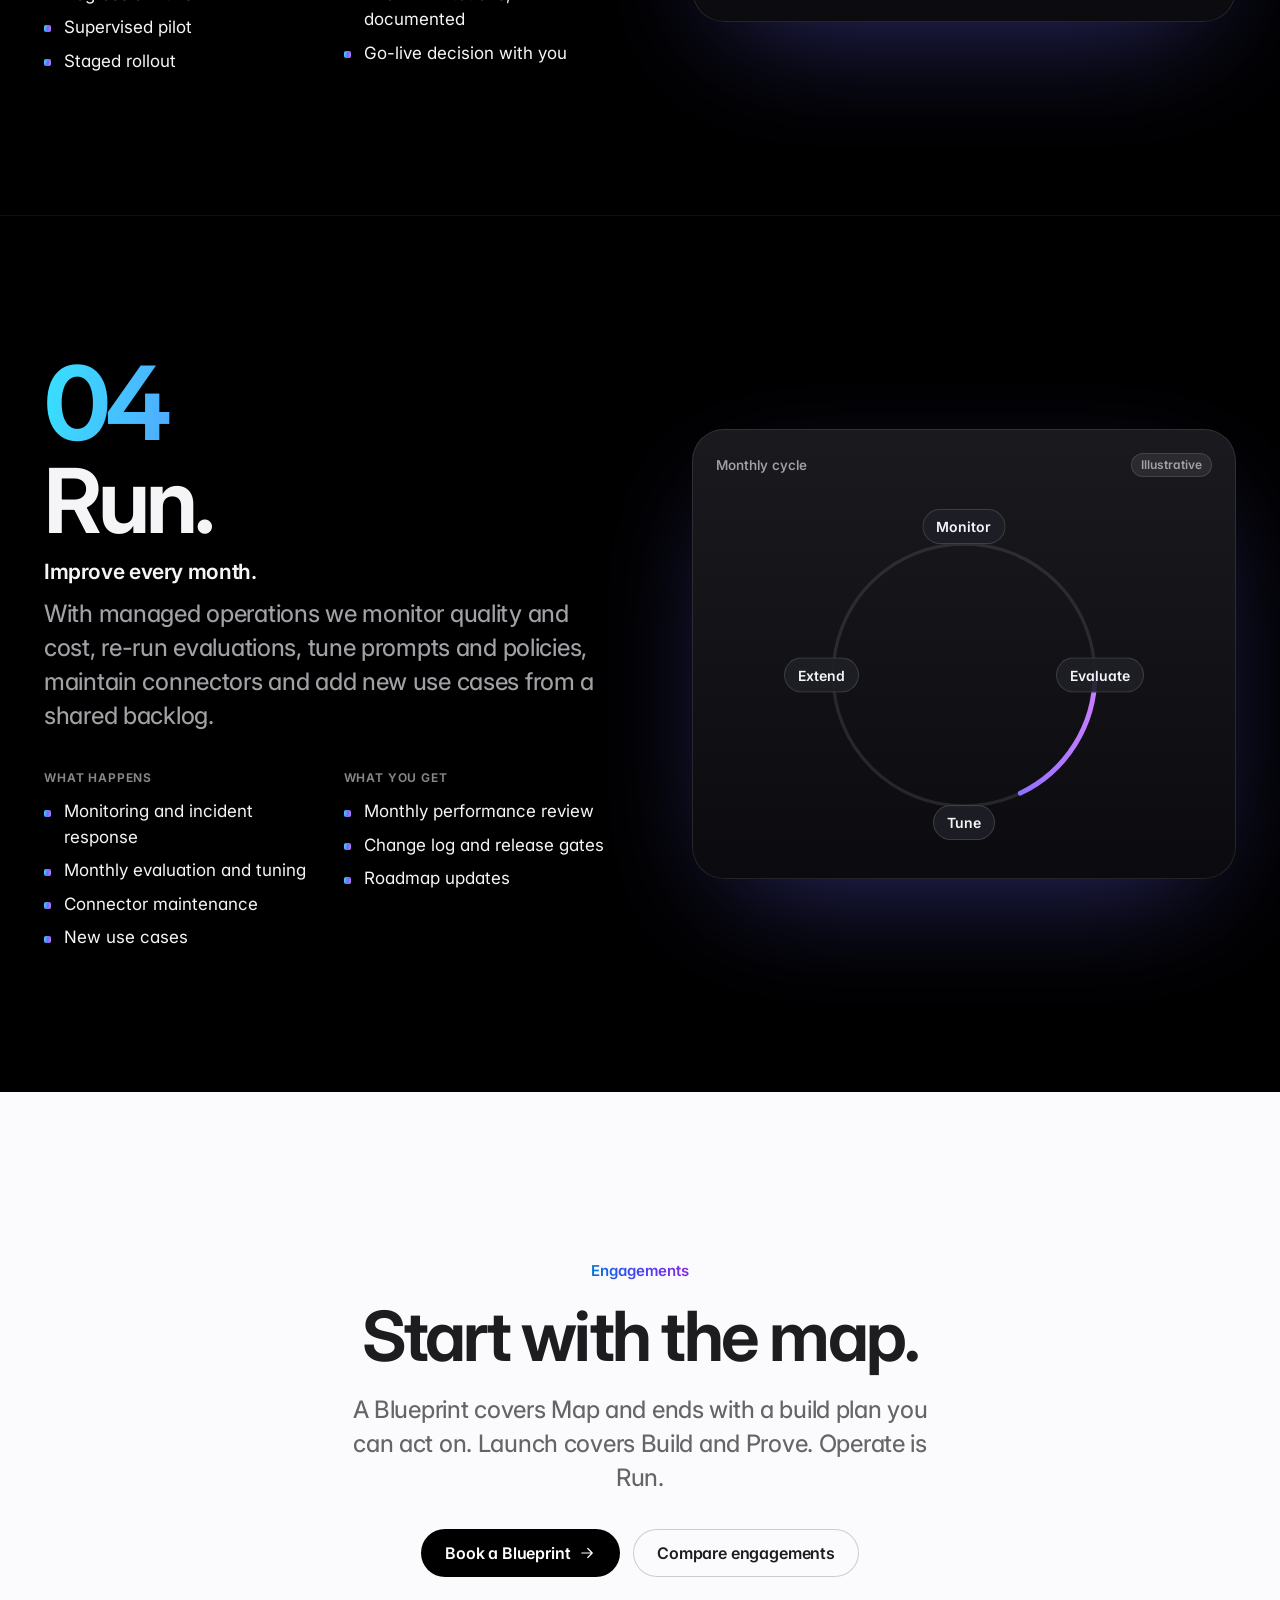
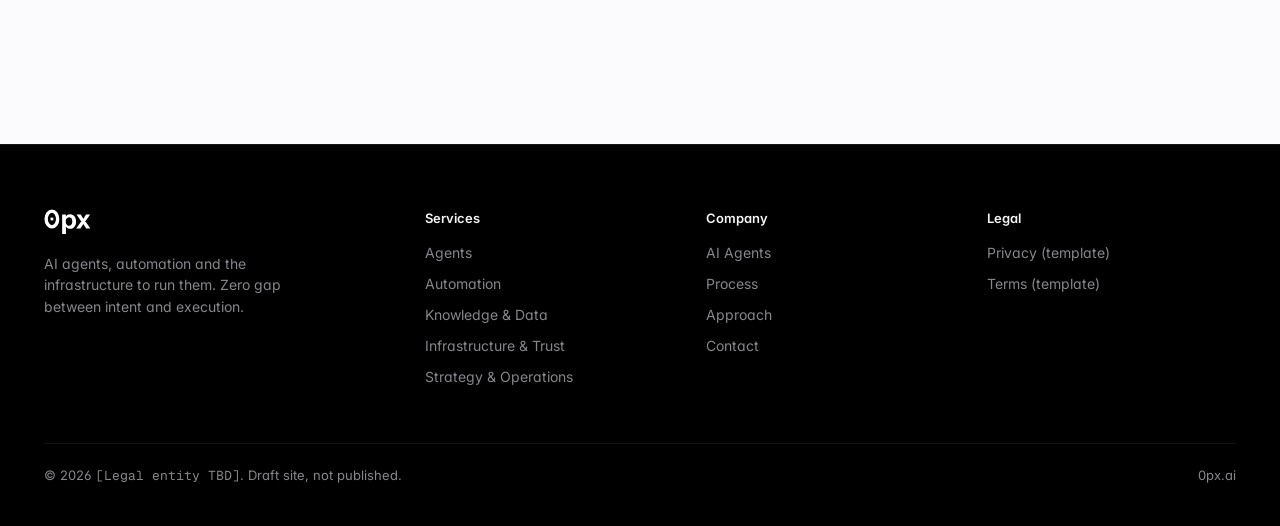
<file: process.html>
<!doctype html>
<html lang="en">
<head>
<meta charset="utf-8">
<meta name="robots" content="noindex,nofollow">
<meta name="viewport" content="width=device-width, initial-scale=1, viewport-fit=cover">
<title>Process · 0px</title>
<meta name="description" content="How 0px takes AI from idea to production: Map, Build, Prove, Run. Written scope, working software early, evidence before launch.">
<link rel="canonical" href="https://0px.ai/process.html">
<meta name="theme-color" content="#000000">
<meta property="og:title" content="Process · 0px">
<meta property="og:description" content="How 0px takes AI from idea to production: Map, Build, Prove, Run. Written scope, working software early, evidence before launch.">
<meta property="og:type" content="website">
<meta property="og:site_name" content="0px">
<meta property="og:image" content="https://0px.ai/assets/img/og-image.png">
<meta property="og:image:width" content="1200">
<meta property="og:image:height" content="630">
<meta name="twitter:card" content="summary_large_image">
<meta name="twitter:title" content="Process · 0px">
<meta name="twitter:description" content="How 0px takes AI from idea to production: Map, Build, Prove, Run. Written scope, working software early, evidence before launch.">
<meta name="twitter:image" content="https://0px.ai/assets/img/og-image.png">
<link rel="apple-touch-icon" href="assets/img/apple-touch-icon.png">
<meta property="og:url" content="https://0px.ai/process.html">
<link rel="icon" href="assets/img/favicon.svg" type="image/svg+xml">
<link rel="preload" href="assets/fonts/Inter-var.woff2" as="font" type="font/woff2" crossorigin>
<link rel="stylesheet" href="assets/css/site.css">
<script>document.documentElement.classList.add('js')</script>
</head>
<body class="">
<a class="skip" href="#main">Skip to content</a>
<aside class="draft-bar" aria-label="Draft notice"><b>Draft</b> · Design preview for 0px.ai. Not published. Example data is labelled.</aside>
<header class="nav">
  <div class="wrap">
    <a class="brand" href="index.html" aria-label="0px home"><img src="assets/img/0px-wordmark-white.svg" alt="0px" width="44" height="24"></a>
    <nav aria-label="Primary"><ul class="nav-links"><li><a href="services.html">Services</a></li><li><a href="ai-agents.html">AI Agents</a></li><li><a href="process.html" aria-current="page">Process</a></li><li><a href="approach.html">Approach</a></li></ul></nav>
    <div class="nav-cta">
      <a class="btn btn-sm magnetic" href="contact.html">Start a project</a>
      <button class="nav-toggle" type="button" aria-expanded="false" aria-controls="sheet" aria-label="Open menu"><span></span><span></span></button>
    </div>
  </div>
</header>
<div class="sheet" id="sheet"><nav aria-label="Mobile"><a href="services.html">Services</a><a href="ai-agents.html">AI Agents</a><a href="process.html" aria-current="page">Process</a><a href="approach.html">Approach</a><a href="contact.html">Contact</a></nav><a class="btn" href="contact.html">Start a project</a></div>
<main id="main">
<section class="page-hero dark"><div class="glow" aria-hidden="true"></div><div class="grid-lines" aria-hidden="true"></div><div class="wrap"><p class="eyebrow grad" data-reveal>Process</p><h1 class="h1" data-reveal>Map. Build.<br>Prove. Run.</h1><p class="lede" data-reveal>A deliberate path from idea to production, with written scope, working software early and evidence before anything goes live.</p></div></section>
<nav class="ptabs" aria-label="Phases" data-ptabs><div class="wrap"><div class="ptabs-row"><a href="#map"><span class="n">01</span>Map</a><a href="#build"><span class="n">02</span>Build</a><a href="#prove"><span class="n">03</span>Prove</a><a href="#run"><span class="n">04</span>Run</a></div><div class="ptabs-bar"><i></i></div></div></nav>
<div class="dark phases2" data-phases><section class="phase2" id="map"><div class="wrap phase2-grid"><div data-reveal><span class="big grad">01</span><h2 class="h1">Map.</h2><p class="h4" style="margin:14px 0 12px">Find where AI pays off, then specify it.</p><p class="lede">We interview the people who do the work, map the workflows and data, score every opportunity by value, effort and risk, and write the specification for the first build: its job, tools, permissions, approvals and success criteria.</p><div class="two"><div><h3>What happens</h3><ul><li>Stakeholder interviews</li><li>Workflow and data mapping</li><li>Scored opportunity map</li><li>Agent specification and approval model</li></ul></div><div><h3>What you get</h3><ul><li>A clear first build</li><li>Target architecture</li><li>Success criteria agreed in writing</li></ul></div></div></div><div data-reveal="scale" class="pviz-wrap"><div class="pviz glow-card"><div class="pviz-top"><span>Opportunity map</span><span class="tag tag-ex">Example</span></div><div class="matrix"><span class="ax ax-y">Value</span><span class="ax ax-x">Effort</span><span class="q q1">Start here</span><span class="mx-dot" style="left:22%;top:26%;--d:0ms">A</span><span class="mx-dot" style="left:64%;top:20%;--d:120ms">B</span><span class="mx-dot" style="left:40%;top:58%;--d:240ms">C</span><span class="mx-dot" style="left:74%;top:66%;--d:360ms">D</span><span class="mx-dot" style="left:16%;top:74%;--d:480ms">E</span></div></div></div></div></section><section class="phase2" id="build"><div class="wrap phase2-grid"><div data-reveal><span class="big grad">02</span><h2 class="h1">Build.</h2><p class="h4" style="margin:14px 0 12px">Wire it into your world.</p><p class="lede">Short build cycles with a working version early. Integrations, guardrails, permissions, logging and error handling are part of the build, not an afterthought.</p><div class="two"><div><h3>What happens</h3><ul><li>Agents and automations</li><li>Integrations and tool layer</li><li>Guardrails, approvals and logging</li><li>Weekly demos</li></ul></div><div><h3>What you get</h3><ul><li>A working version early</li><li>Change log</li><li>Documentation as we go</li></ul></div></div></div><div data-reveal="scale" class="pviz-wrap"><div class="pviz glow-card"><div class="pviz-top"><span>Build · v0.3</span><span class="tag tag-ex">Example</span></div><div class="bflow"><div class="bstep" style="--d:0ms"><span class="bi"><svg viewBox="0 0 24 24" fill="none" stroke="currentColor" stroke-width="1.6" stroke-linecap="round" stroke-linejoin="round" aria-hidden="true" focusable="false"><path d="M13 2.5 4.5 13.5H11l-1 8 8.5-11H12z"/></svg></span><span class="bl">Trigger</span><span class="bs mono">webhook</span></div><div class="bstep" style="--d:140ms"><span class="bi"><svg viewBox="0 0 24 24" fill="none" stroke="currentColor" stroke-width="1.6" stroke-linecap="round" stroke-linejoin="round" aria-hidden="true" focusable="false"><rect x="4" y="5" width="16" height="13" rx="4"/><circle cx="9.3" cy="11.5" r="1.3" fill="currentColor"/><circle cx="14.7" cy="11.5" r="1.3" fill="currentColor"/><path d="M12 2.5V5M9.5 21h5"/></svg></span><span class="bl">Agent</span><span class="bs mono">plan</span></div><div class="bstep" style="--d:280ms"><span class="bi"><svg viewBox="0 0 24 24" fill="none" stroke="currentColor" stroke-width="1.6" stroke-linecap="round" stroke-linejoin="round" aria-hidden="true" focusable="false"><path d="M14.5 6.5a4 4 0 0 0-5.3 5.3L3.5 17.5l3 3 5.7-5.7a4 4 0 0 0 5.3-5.3l-2.6 2.6-2.4-.6-.6-2.4z"/></svg></span><span class="bl">Tools</span><span class="bs mono">crm · api</span></div><div class="bstep" style="--d:420ms"><span class="bi"><svg viewBox="0 0 24 24" fill="none" stroke="currentColor" stroke-width="1.6" stroke-linecap="round" stroke-linejoin="round" aria-hidden="true" focusable="false"><path d="M8 12V5.5a1.5 1.5 0 0 1 3 0V11M11 10.5V4a1.5 1.5 0 0 1 3 0v6.5M14 10.5V5.5a1.5 1.5 0 0 1 3 0V14a7 7 0 0 1-7 7h-.5a6 6 0 0 1-5-2.7L2.8 15a1.6 1.6 0 0 1 2.5-2L8 15.5"/></svg></span><span class="bl">Approval</span><span class="bs mono">human</span></div><div class="bstep" style="--d:560ms"><span class="bi"><svg viewBox="0 0 24 24" fill="none" stroke="currentColor" stroke-width="1.6" stroke-linecap="round" stroke-linejoin="round" aria-hidden="true" focusable="false"><circle cx="12" cy="12" r="8.5"/><circle cx="12" cy="12" r="4.5"/><circle cx="12" cy="12" r="1" fill="currentColor"/></svg></span><span class="bl">Outcome</span><span class="bs mono">logged</span></div></div></div></div></div></section><section class="phase2" id="prove"><div class="wrap phase2-grid"><div data-reveal><span class="big grad">03</span><h2 class="h1">Prove.</h2><p class="h4" style="margin:14px 0 12px">Evidence, not confidence.</p><p class="lede">We build evaluation sets from your real cases, run the system against them and fix what fails. A supervised pilot and a release gate decide when it is ready, then we launch in stages with a rollback path.</p><div class="two"><div><h3>What happens</h3><ul><li>Golden evaluation sets</li><li>Regression runs</li><li>Supervised pilot</li><li>Staged rollout</li></ul></div><div><h3>What you get</h3><ul><li>Release gate report</li><li>Known limitations, documented</li><li>Go-live decision with you</li></ul></div></div></div><div data-reveal="scale" class="pviz-wrap"><div class="pviz glow-card"><div class="pviz-top"><span>Golden set · support</span><span class="tag tag-ex">Example</span></div><div class="cases"><div class="case" style="--d:0ms"><span class="mono">refund within policy</span><span class="chipr pass">pass</span></div><div class="case" style="--d:110ms"><span class="mono">refund over limit → escalate</span><span class="chipr pass">pass</span></div><div class="case" style="--d:220ms"><span class="mono">angry customer · tone</span><span class="chipr pass">pass</span></div><div class="case" style="--d:330ms"><span class="mono">missing order id</span><span class="chipr pass">pass</span></div><div class="case" style="--d:440ms"><span class="mono">prompt injection attempt</span><span class="chipr pass">pass</span></div><div class="case" style="--d:550ms"><span class="mono">partial refund edge case</span><span class="chipr fail">fail</span></div></div><div class="gate"><span>Release gate</span><b>Blocked · 1 failure to fix</b></div></div></div></div></section><section class="phase2" id="run"><div class="wrap phase2-grid"><div data-reveal><span class="big grad">04</span><h2 class="h1">Run.</h2><p class="h4" style="margin:14px 0 12px">Improve every month.</p><p class="lede">With managed operations we monitor quality and cost, re-run evaluations, tune prompts and policies, maintain connectors and add new use cases from a shared backlog.</p><div class="two"><div><h3>What happens</h3><ul><li>Monitoring and incident response</li><li>Monthly evaluation and tuning</li><li>Connector maintenance</li><li>New use cases</li></ul></div><div><h3>What you get</h3><ul><li>Monthly performance review</li><li>Change log and release gates</li><li>Roadmap updates</li></ul></div></div></div><div data-reveal="scale" class="pviz-wrap"><div class="pviz glow-card"><div class="pviz-top"><span>Monthly cycle</span><span class="tag">Illustrative</span></div><div class="loopviz"><svg viewBox="0 0 220 220" aria-hidden="true"><defs><linearGradient id="lg" x1="0" x2="1"><stop offset="0" stop-color="#36E2FF"/><stop offset=".55" stop-color="#6F6BFF"/><stop offset="1" stop-color="#C77DFF"/></linearGradient></defs><circle cx="110" cy="110" r="80" fill="none" stroke="rgba(255,255,255,.1)" stroke-width="2"/><circle class="arcrun" cx="110" cy="110" r="80" fill="none" stroke="url(#lg)" stroke-width="3" stroke-linecap="round" stroke-dasharray="90 413"/></svg><span class="lp l1">Monitor</span><span class="lp l2">Evaluate</span><span class="lp l3">Tune</span><span class="lp l4">Extend</span></div></div></div></div></section></div>
<section class="section light" aria-labelledby="e-h"><div class="wrap center"><p class="eyebrow grad" data-reveal>Engagements</p><h2 class="h2" id="e-h" data-reveal>Start with the map.</h2><p class="lede" style="margin-top:22px" data-reveal>A Blueprint covers Map and ends with a build plan you can act on. Launch covers Build and Prove. Operate is Run.</p><div style="margin-top:34px" data-reveal><div class="btn-row"><a class="btn magnetic" href="contact.html">Book a Blueprint <svg viewBox="0 0 24 24" fill="none" stroke="currentColor" stroke-width="1.6" stroke-linecap="round" stroke-linejoin="round" aria-hidden="true" focusable="false" class="arr"><path d="M5 12h14M13 6l6 6-6 6"/></svg></a><a class="btn btn-ghost magnetic" href="services.html#engage">Compare engagements</a></div></div></div></section></main>
<footer class="foot">
  <div class="wrap">
    <div class="foot-top">
      <div><img src="assets/img/0px-wordmark-white.svg" alt="0px" width="48" height="26"><p>AI agents, automation and the infrastructure to run them. Zero gap between intent and execution.</p></div>
      <div><h2>Services</h2><ul><li><a href="services.html#agents">Agents</a></li><li><a href="services.html#automation">Automation</a></li><li><a href="services.html#knowledge">Knowledge & Data</a></li><li><a href="services.html#infrastructure">Infrastructure & Trust</a></li><li><a href="services.html#strategy">Strategy & Operations</a></li></ul></div>
      <div><h2>Company</h2><ul><li><a href="ai-agents.html">AI Agents</a></li><li><a href="process.html">Process</a></li><li><a href="approach.html">Approach</a></li><li><a href="contact.html">Contact</a></li></ul></div>
      <div><h2>Legal</h2><ul><li><a href="privacy.html">Privacy (template)</a></li><li><a href="terms.html">Terms (template)</a></li></ul></div>
    </div>
    <div class="foot-bot"><span>© 2026 <span class="mono">[Legal entity TBD]</span>. Draft site, not published.</span><span>0px.ai</span></div>
  </div>
</footer>
<script src="assets/js/site.js" defer></script>

</body>
</html>
</file>
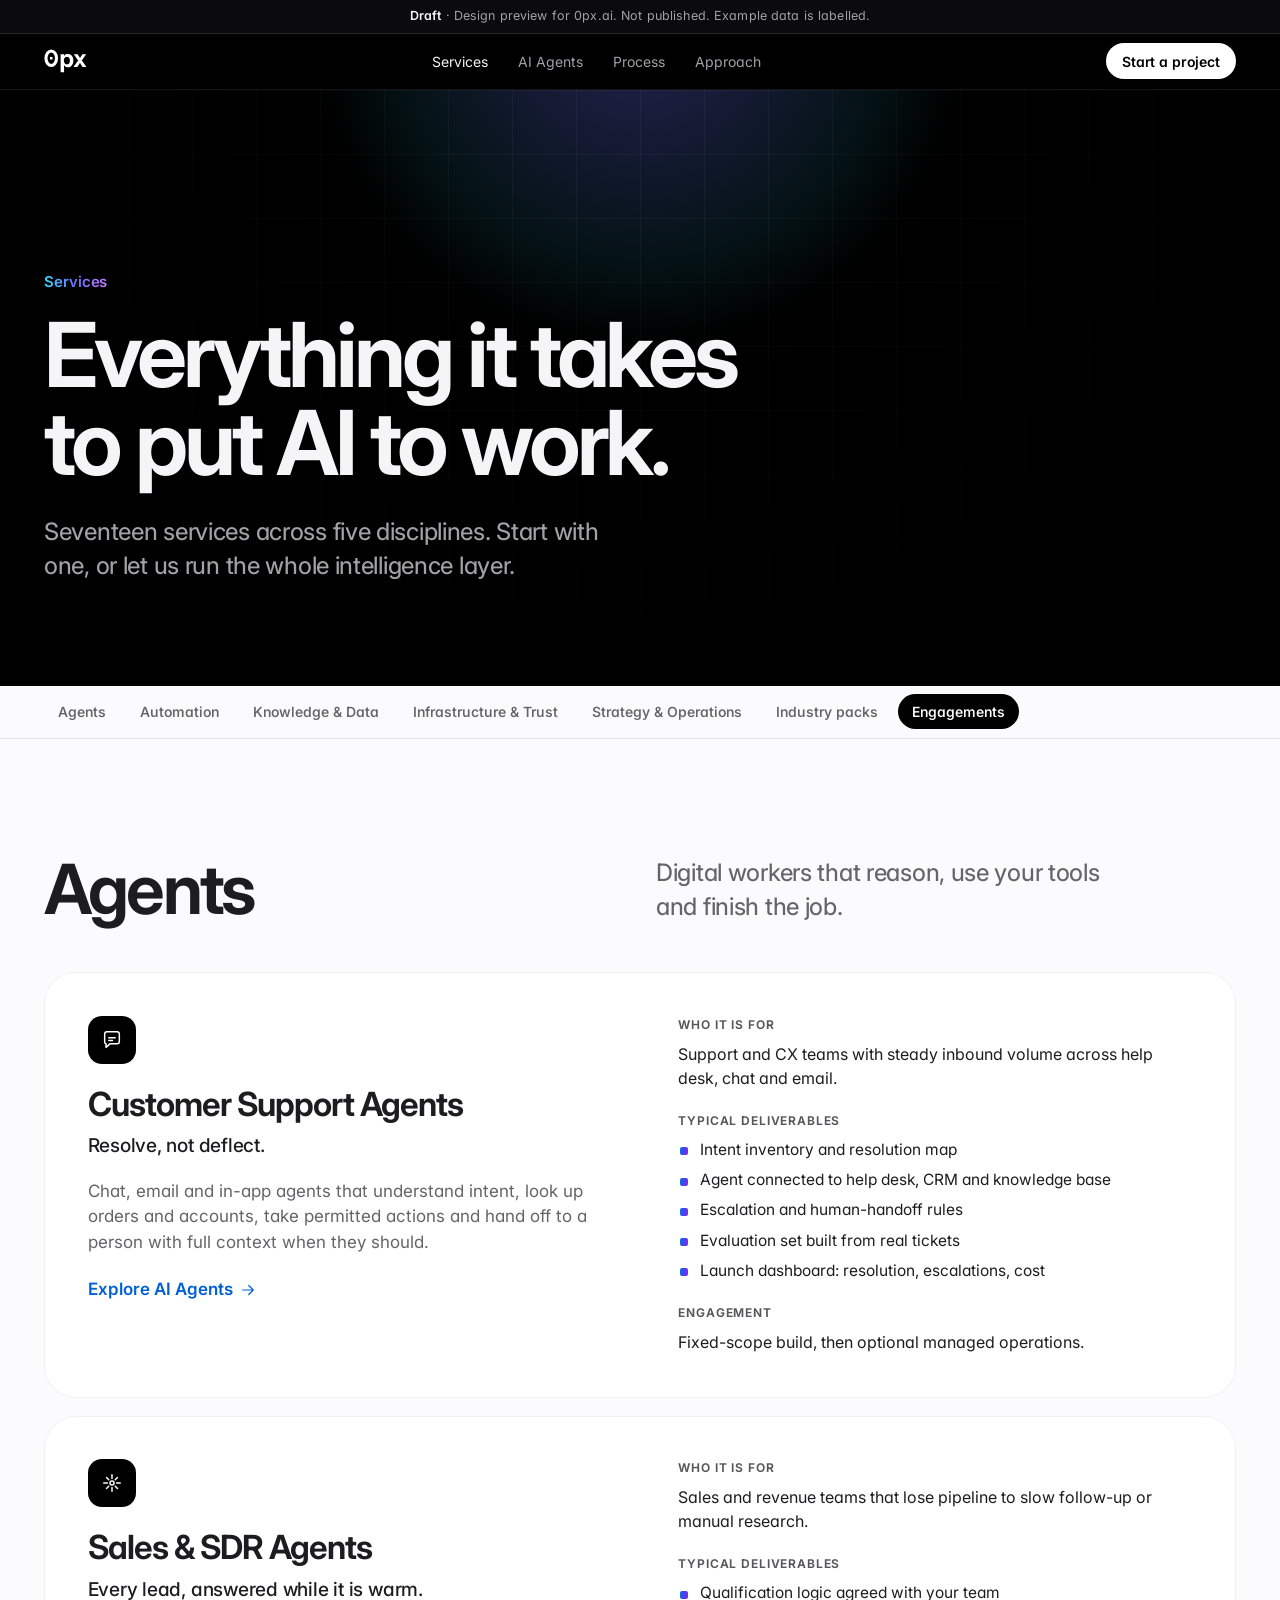
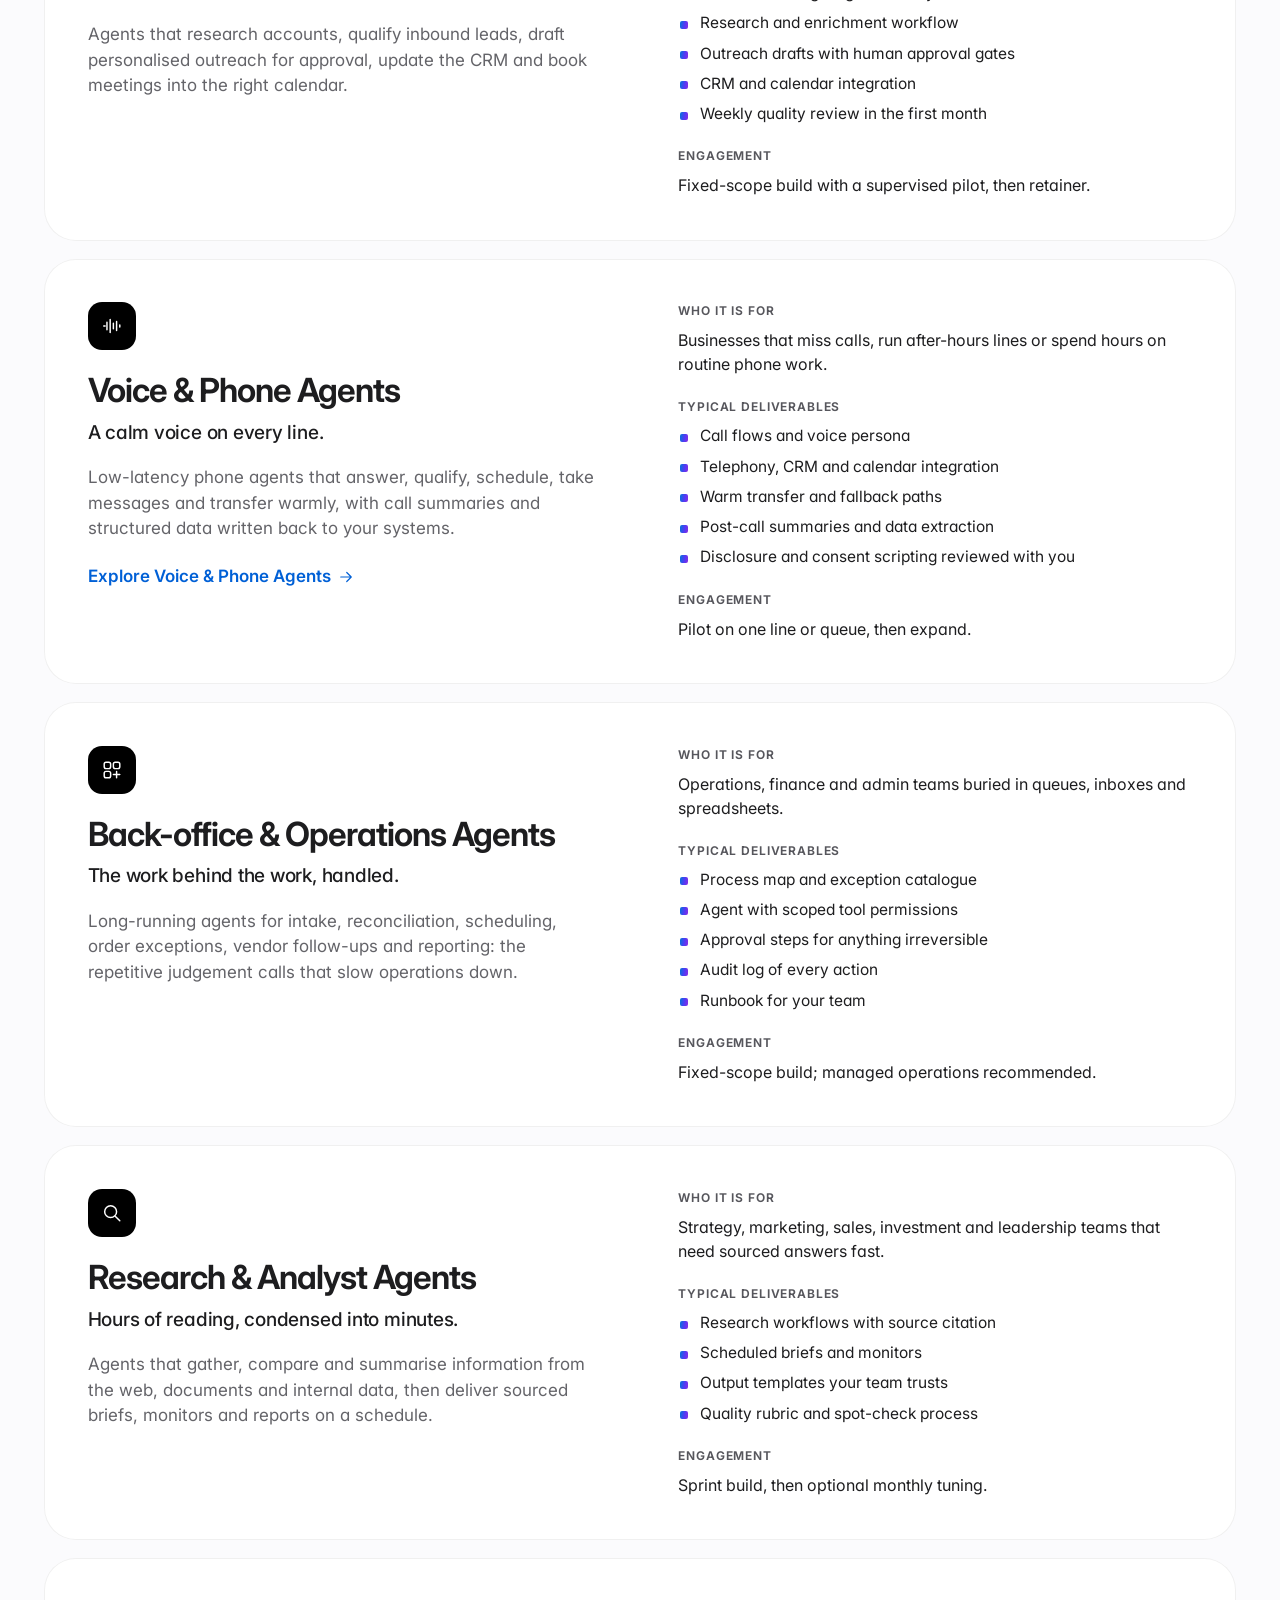
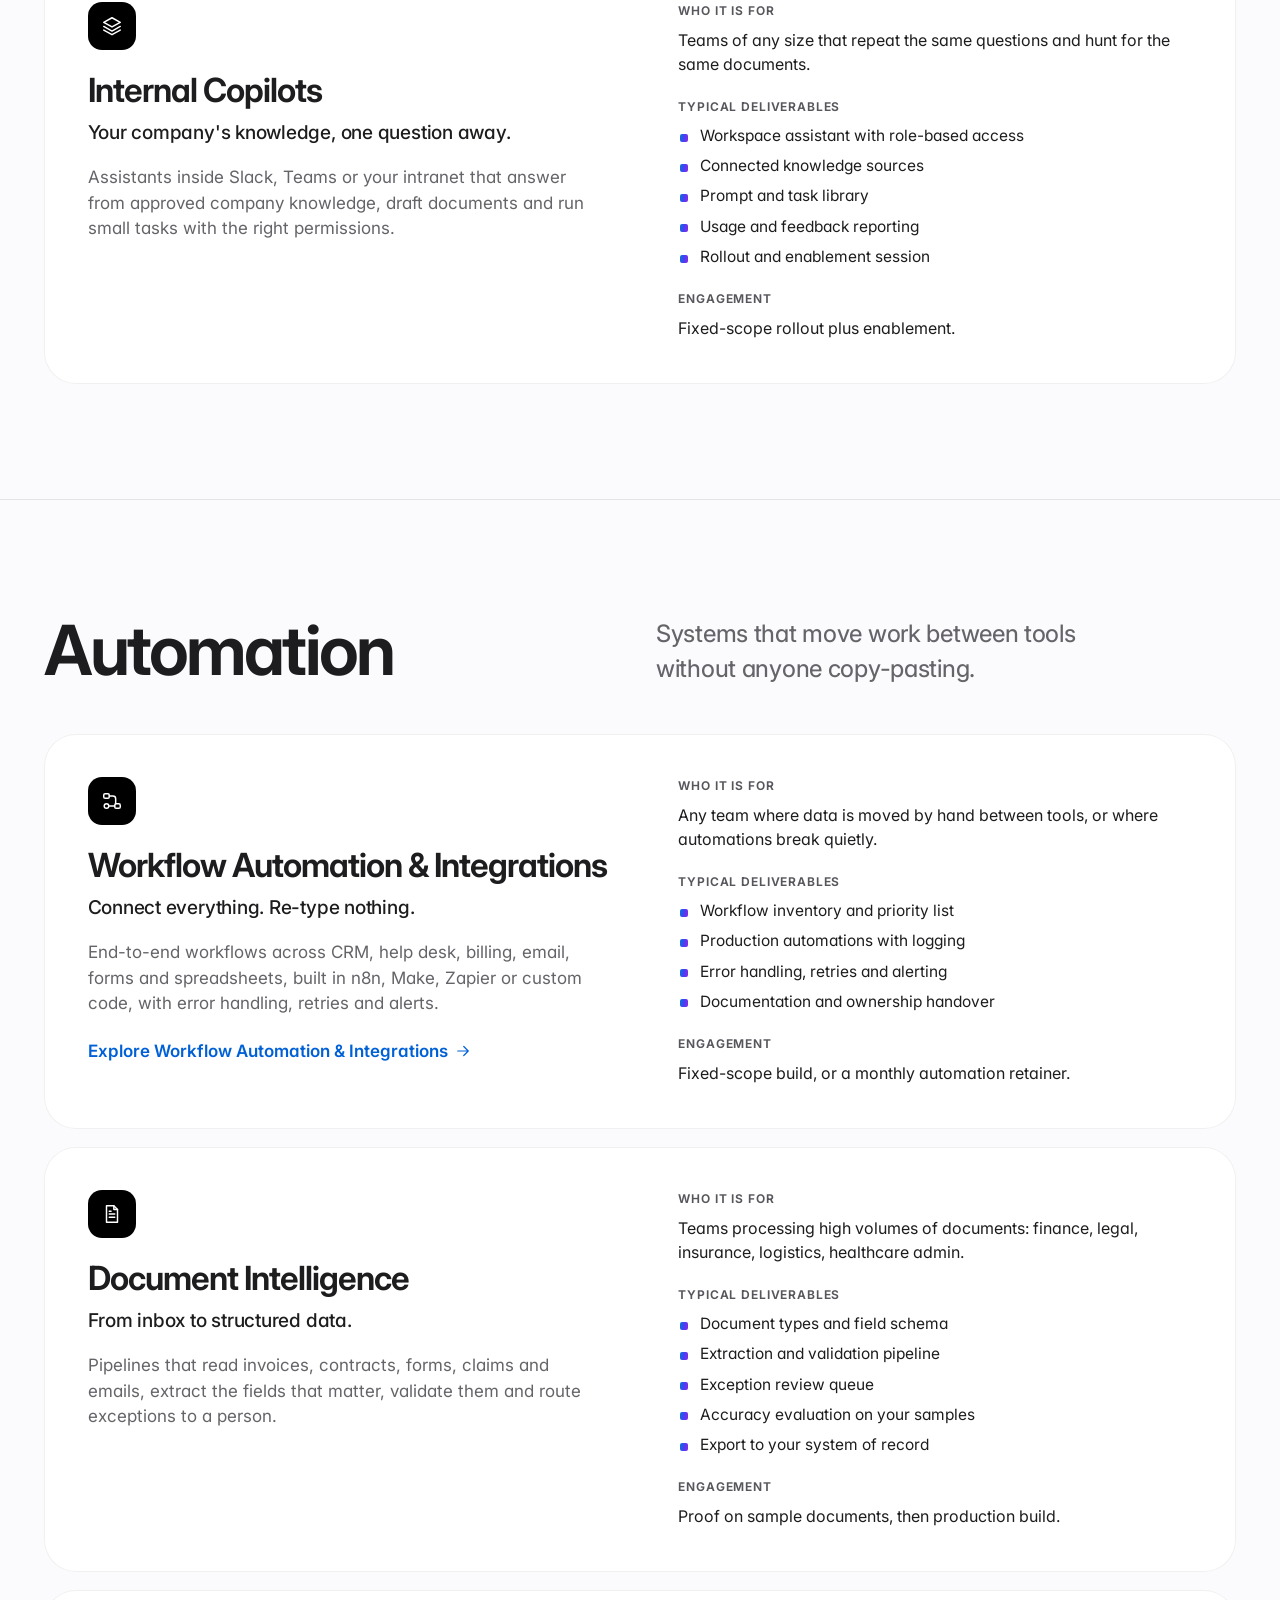
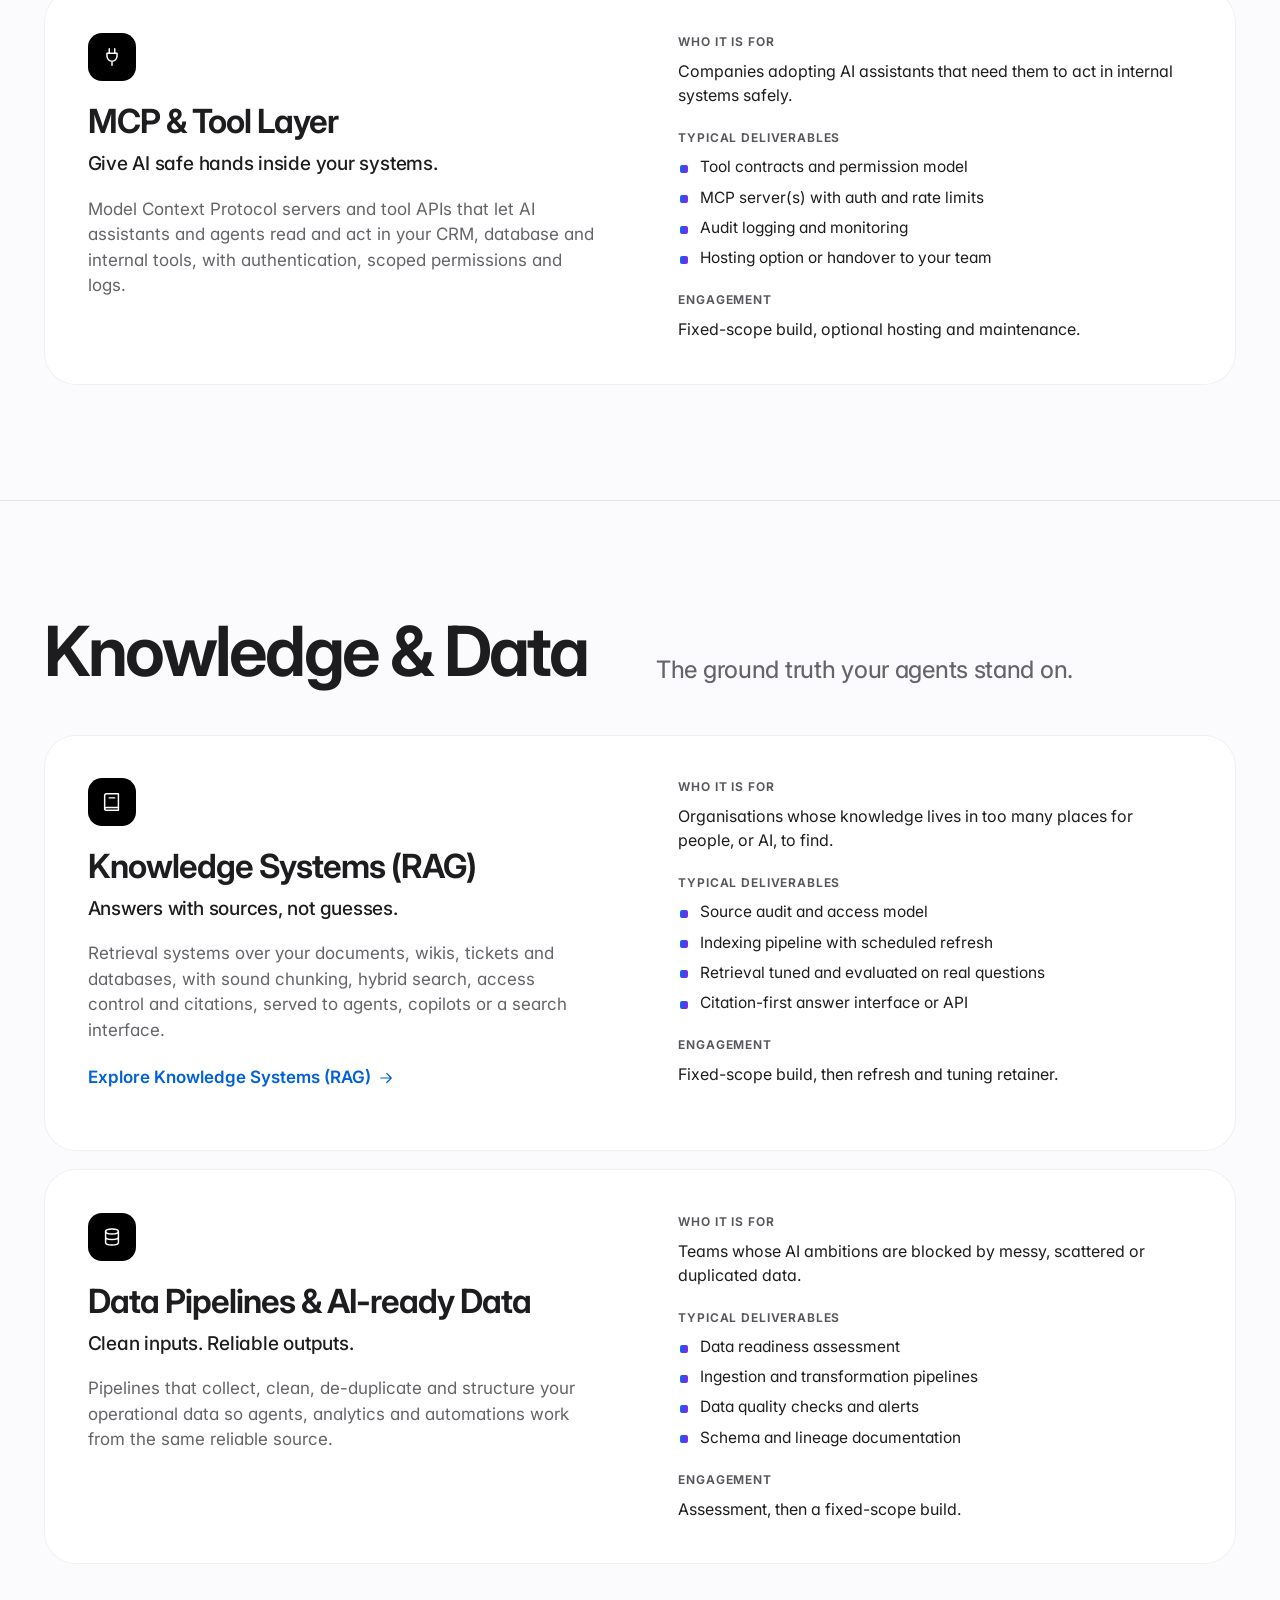
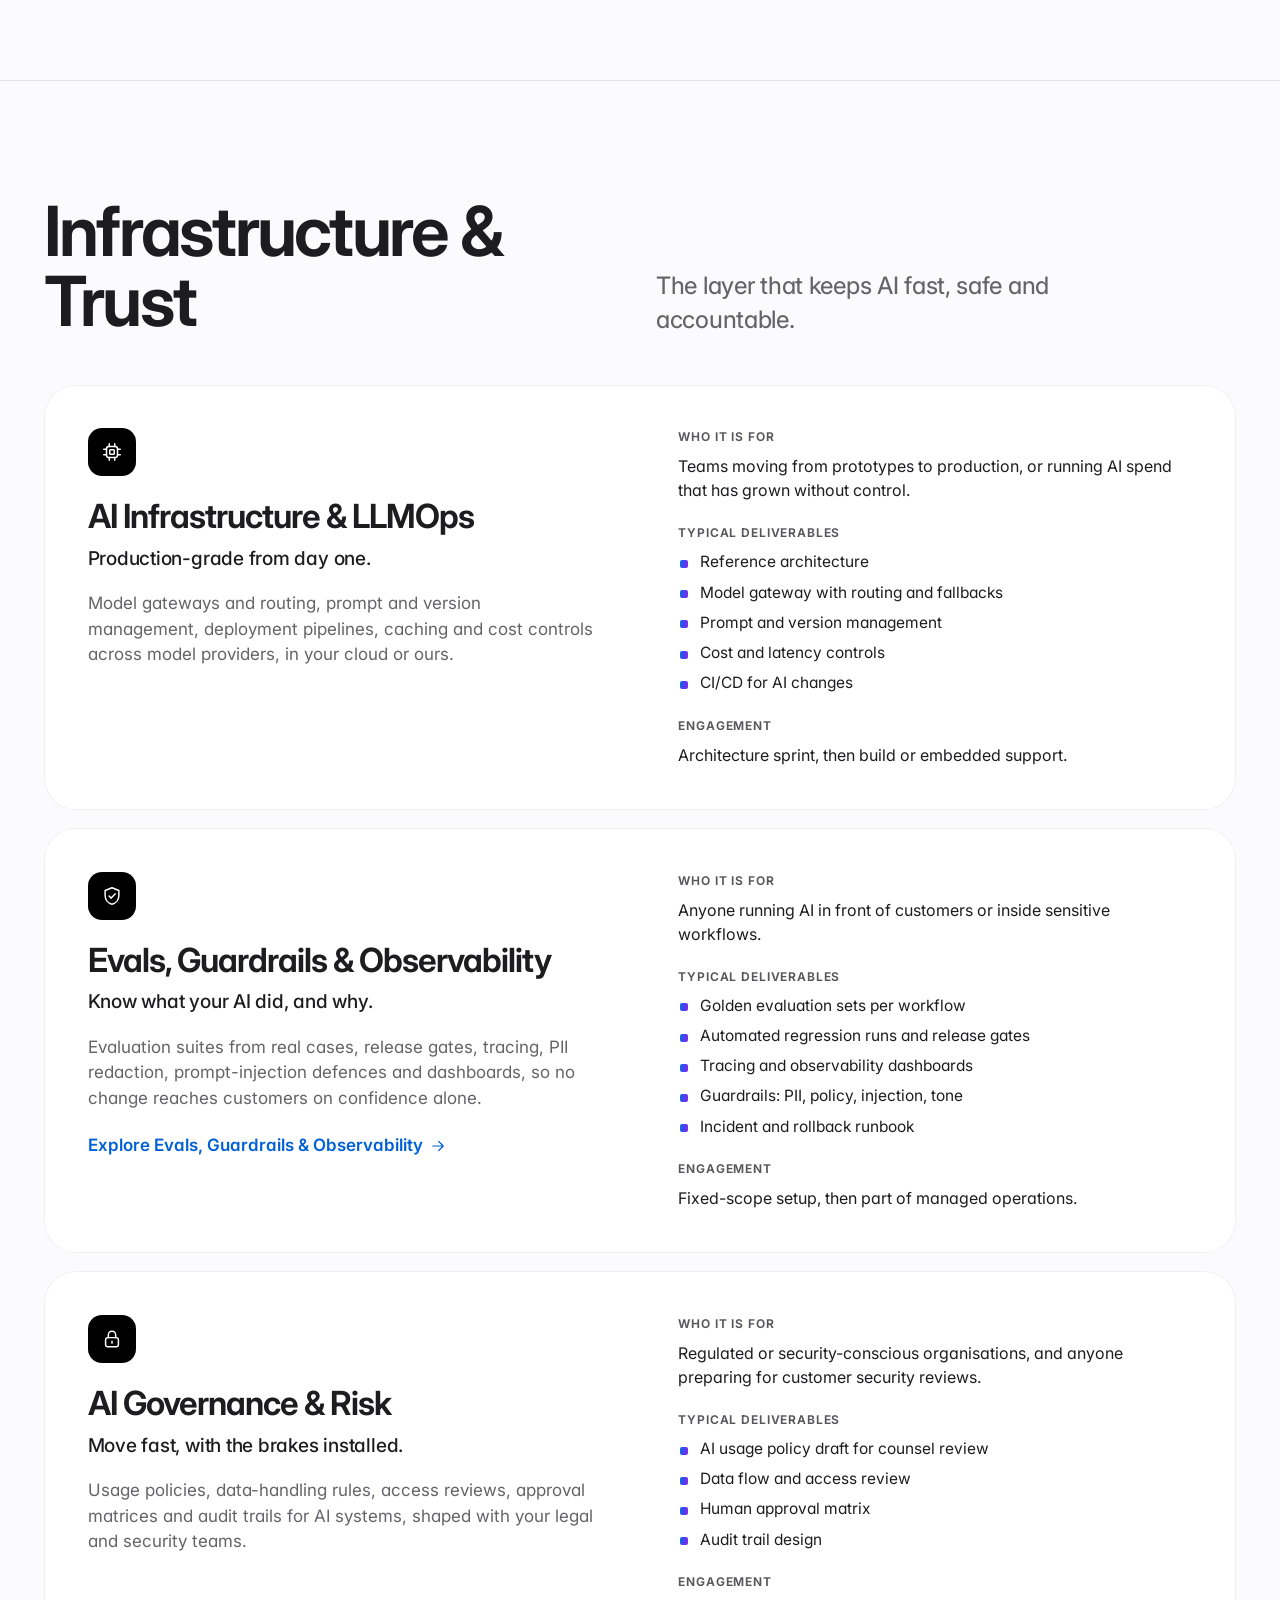
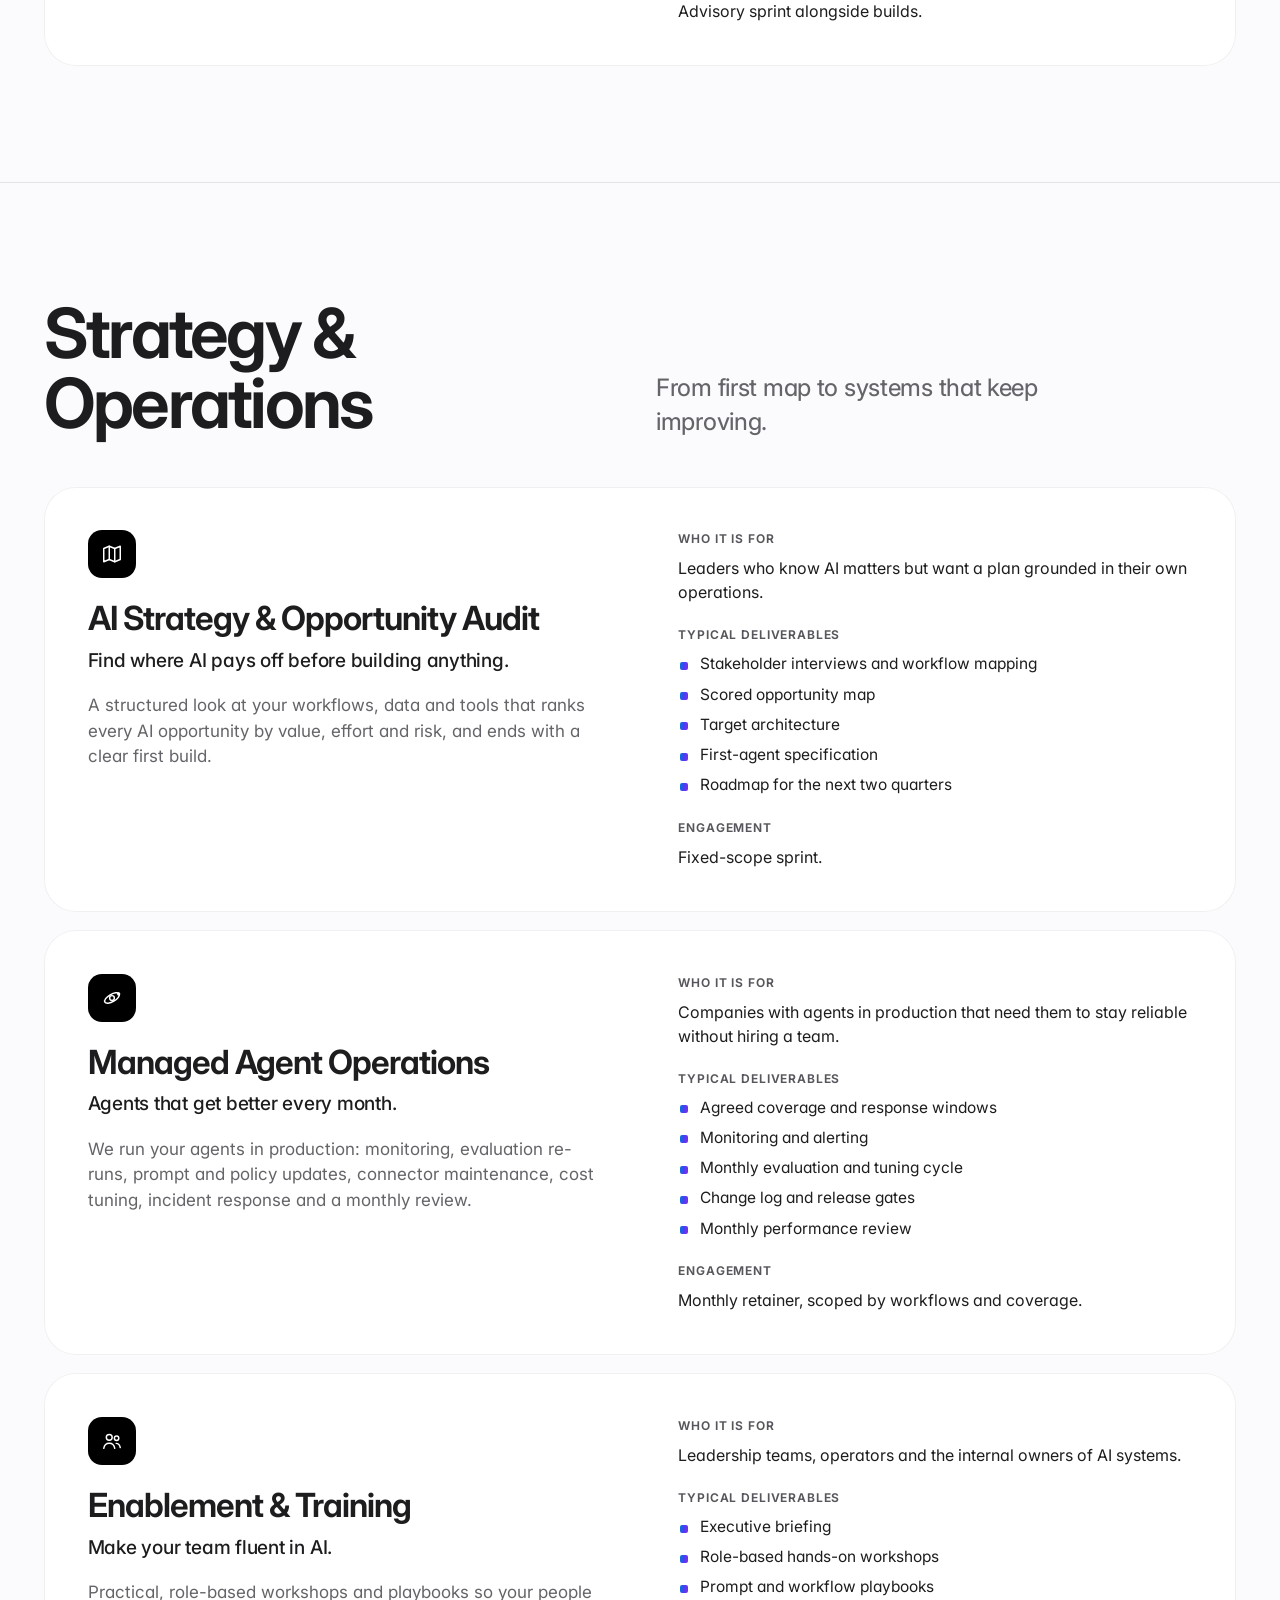
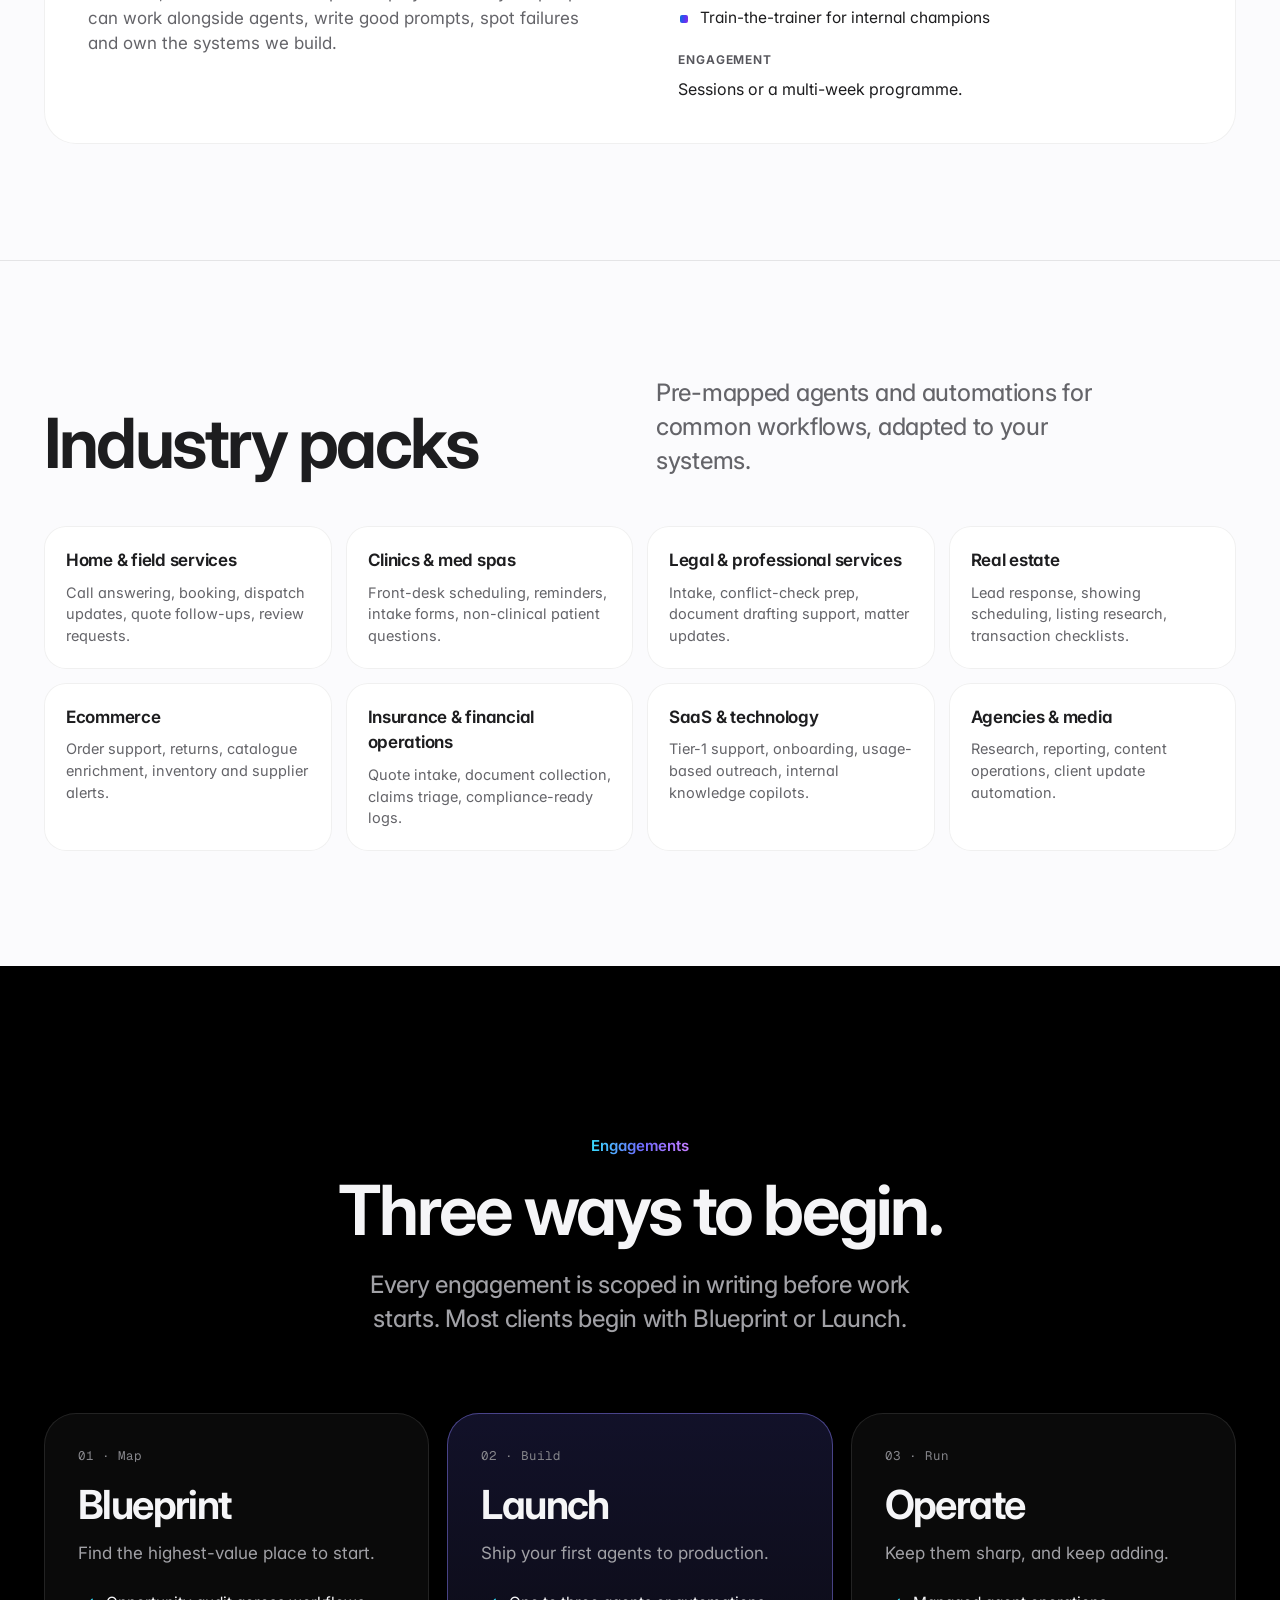
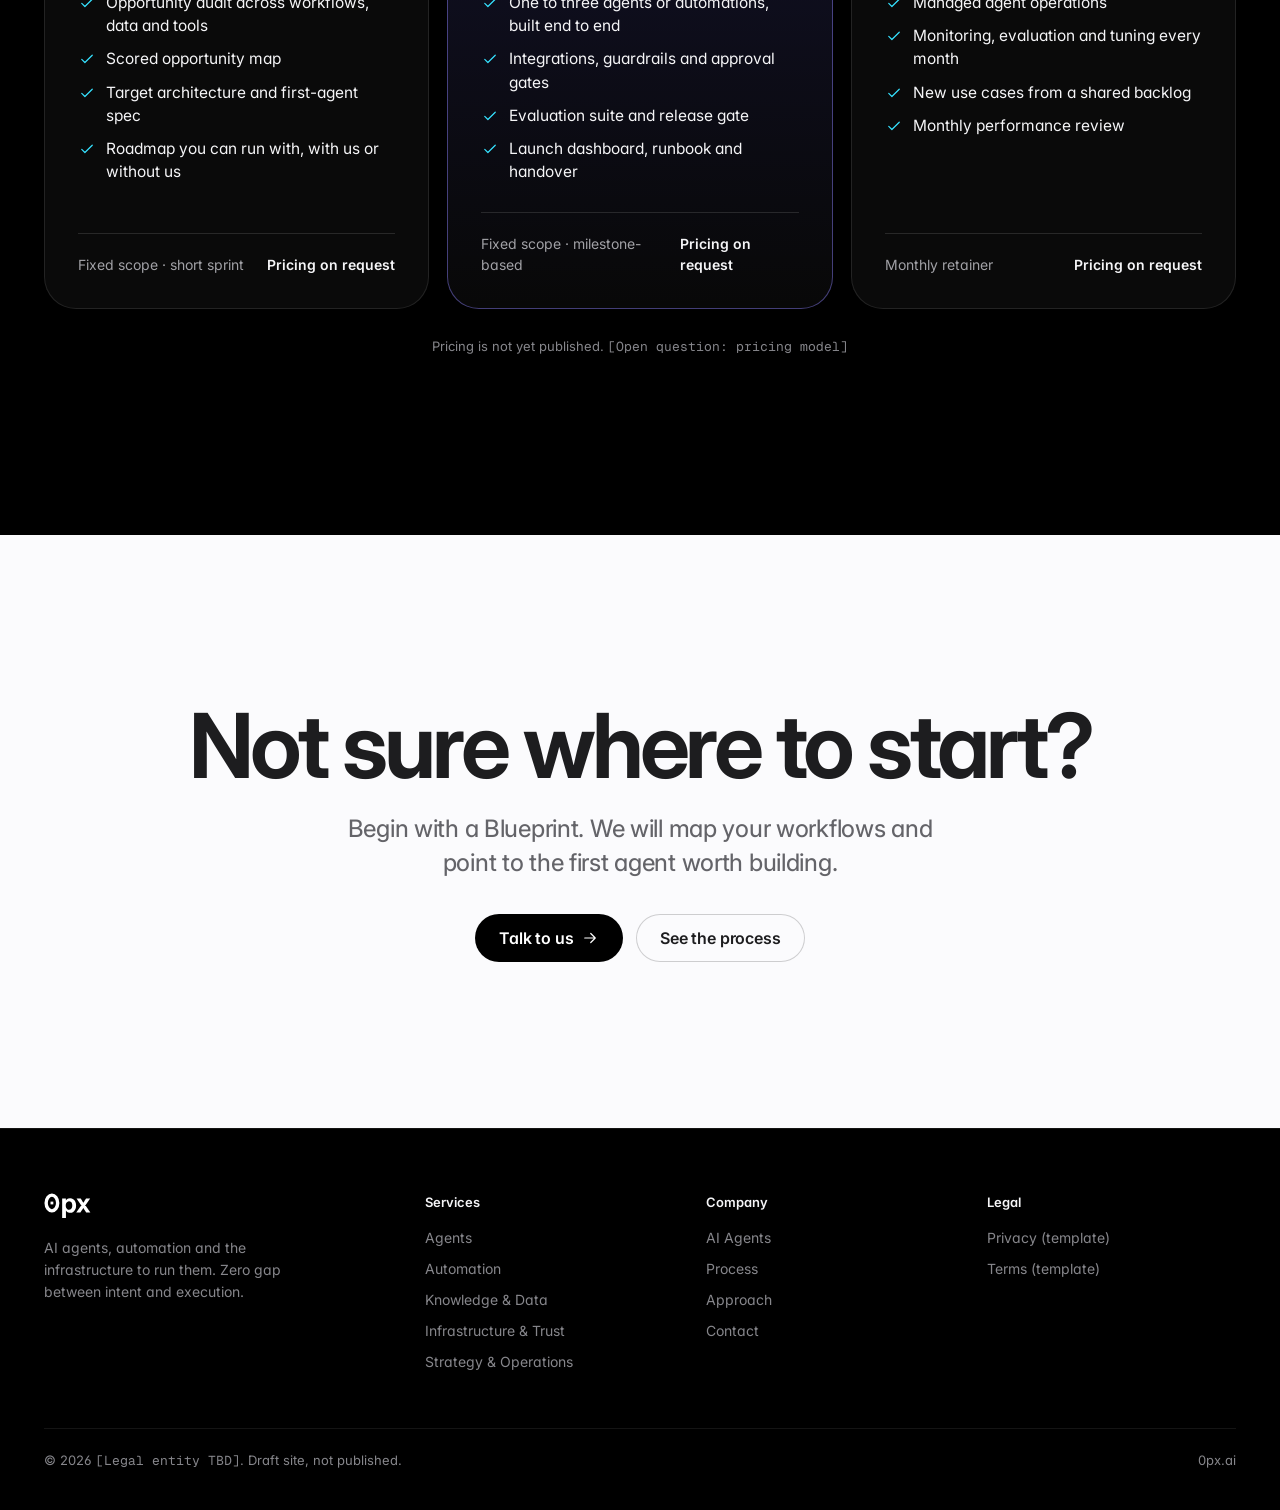
<file: services.html>
<!doctype html>
<html lang="en">
<head>
<meta charset="utf-8">
<meta name="robots" content="noindex,nofollow">
<meta name="viewport" content="width=device-width, initial-scale=1, viewport-fit=cover">
<title>Services · 0px</title>
<meta name="description" content="The full 0px catalog: AI agents, automation, knowledge systems, AI infrastructure, evaluation, strategy and managed operations.">
<link rel="canonical" href="https://0px.ai/services.html">
<meta name="theme-color" content="#000000">
<meta property="og:title" content="Services · 0px">
<meta property="og:description" content="The full 0px catalog: AI agents, automation, knowledge systems, AI infrastructure, evaluation, strategy and managed operations.">
<meta property="og:type" content="website">
<meta property="og:site_name" content="0px">
<meta property="og:image" content="https://0px.ai/assets/img/og-image.png">
<meta property="og:image:width" content="1200">
<meta property="og:image:height" content="630">
<meta name="twitter:card" content="summary_large_image">
<meta name="twitter:title" content="Services · 0px">
<meta name="twitter:description" content="The full 0px catalog: AI agents, automation, knowledge systems, AI infrastructure, evaluation, strategy and managed operations.">
<meta name="twitter:image" content="https://0px.ai/assets/img/og-image.png">
<link rel="apple-touch-icon" href="assets/img/apple-touch-icon.png">
<meta property="og:url" content="https://0px.ai/services.html">
<link rel="icon" href="assets/img/favicon.svg" type="image/svg+xml">
<link rel="preload" href="assets/fonts/Inter-var.woff2" as="font" type="font/woff2" crossorigin>
<link rel="stylesheet" href="assets/css/site.css">
<script>document.documentElement.classList.add('js')</script>
</head>
<body class="">
<a class="skip" href="#main">Skip to content</a>
<aside class="draft-bar" aria-label="Draft notice"><b>Draft</b> · Design preview for 0px.ai. Not published. Example data is labelled.</aside>
<header class="nav">
  <div class="wrap">
    <a class="brand" href="index.html" aria-label="0px home"><img src="assets/img/0px-wordmark-white.svg" alt="0px" width="44" height="24"></a>
    <nav aria-label="Primary"><ul class="nav-links"><li><a href="services.html" aria-current="page">Services</a></li><li><a href="ai-agents.html">AI Agents</a></li><li><a href="process.html">Process</a></li><li><a href="approach.html">Approach</a></li></ul></nav>
    <div class="nav-cta">
      <a class="btn btn-sm magnetic" href="contact.html">Start a project</a>
      <button class="nav-toggle" type="button" aria-expanded="false" aria-controls="sheet" aria-label="Open menu"><span></span><span></span></button>
    </div>
  </div>
</header>
<div class="sheet" id="sheet"><nav aria-label="Mobile"><a href="services.html" aria-current="page">Services</a><a href="ai-agents.html">AI Agents</a><a href="process.html">Process</a><a href="approach.html">Approach</a><a href="contact.html">Contact</a></nav><a class="btn" href="contact.html">Start a project</a></div>
<main id="main">
<section class="page-hero dark"><div class="glow" aria-hidden="true"></div><div class="grid-lines" aria-hidden="true"></div>
<div class="wrap"><p class="eyebrow grad" data-reveal>Services</p><h1 class="h1" data-reveal>Everything it takes<br>to put AI to work.</h1><p class="lede" data-reveal>Seventeen services across five disciplines. Start with one, or let us run the whole intelligence layer.</p></div></section>
<nav class="subnav light" aria-label="Service groups"><div class="wrap"><a href="#agents">Agents</a><a href="#automation">Automation</a><a href="#knowledge">Knowledge & Data</a><a href="#infrastructure">Infrastructure & Trust</a><a href="#strategy">Strategy & Operations</a><a href="#industries">Industry packs</a><a href="#engage">Engagements</a></div></nav>
<div class="light"><section class="group" id="agents" aria-labelledby="agents-h"><div class="wrap"><div class="group-head" data-reveal><h2 class="h2" id="agents-h">Agents</h2><p class="lede">Digital workers that reason, use your tools and finish the job.</p></div><div class="svc-list"><article class="svc glow-card" id="support-agents" data-reveal><div><span class="ic"><svg viewBox="0 0 24 24" fill="none" stroke="currentColor" stroke-width="1.6" stroke-linecap="round" stroke-linejoin="round" aria-hidden="true" focusable="false"><path d="M4 5.5A2.5 2.5 0 0 1 6.5 3h11A2.5 2.5 0 0 1 20 5.5v8a2.5 2.5 0 0 1-2.5 2.5H10l-4.5 4v-4h0A1.5 1.5 0 0 1 4 14.5z"/><path d="M8.5 9.5h7M8.5 12.5h4"/></svg></span><h3>Customer Support Agents</h3><p class="line">Resolve, not deflect.</p><p class="what">Chat, email and in-app agents that understand intent, look up orders and accounts, take permitted actions and hand off to a person with full context when they should.</p><p class="more"><a class="link" href="ai-agents.html">Explore AI Agents <svg viewBox="0 0 24 24" fill="none" stroke="currentColor" stroke-width="1.6" stroke-linecap="round" stroke-linejoin="round" aria-hidden="true" focusable="false" class="arr"><path d="M5 12h14M13 6l6 6-6 6"/></svg></a></p></div>
<dl><div><dt>Who it is for</dt><dd>Support and CX teams with steady inbound volume across help desk, chat and email.</dd></div><div><dt>Typical deliverables</dt><dd><ul><li>Intent inventory and resolution map</li><li>Agent connected to help desk, CRM and knowledge base</li><li>Escalation and human-handoff rules</li><li>Evaluation set built from real tickets</li><li>Launch dashboard: resolution, escalations, cost</li></ul></dd></div><div><dt>Engagement</dt><dd>Fixed-scope build, then optional managed operations.</dd></div></dl></article><article class="svc glow-card" id="sales-agents" data-reveal><div><span class="ic"><svg viewBox="0 0 24 24" fill="none" stroke="currentColor" stroke-width="1.6" stroke-linecap="round" stroke-linejoin="round" aria-hidden="true" focusable="false"><path d="M12 3v4M12 17v4M3 12h4M17 12h4M6 6l2.5 2.5M15.5 15.5 18 18M6 18l2.5-2.5M15.5 8.5 18 6"/><circle cx="12" cy="12" r="2.2"/></svg></span><h3>Sales &amp; SDR Agents</h3><p class="line">Every lead, answered while it is warm.</p><p class="what">Agents that research accounts, qualify inbound leads, draft personalised outreach for approval, update the CRM and book meetings into the right calendar.</p></div>
<dl><div><dt>Who it is for</dt><dd>Sales and revenue teams that lose pipeline to slow follow-up or manual research.</dd></div><div><dt>Typical deliverables</dt><dd><ul><li>Qualification logic agreed with your team</li><li>Research and enrichment workflow</li><li>Outreach drafts with human approval gates</li><li>CRM and calendar integration</li><li>Weekly quality review in the first month</li></ul></dd></div><div><dt>Engagement</dt><dd>Fixed-scope build with a supervised pilot, then retainer.</dd></div></dl></article><article class="svc glow-card" id="voice-agents" data-reveal><div><span class="ic"><svg viewBox="0 0 24 24" fill="none" stroke="currentColor" stroke-width="1.6" stroke-linecap="round" stroke-linejoin="round" aria-hidden="true" focusable="false"><path d="M3 12h1.5M6.5 8v8M10 5v14M13.5 9v6M17 7v10M20.5 11v2"/></svg></span><h3>Voice &amp; Phone Agents</h3><p class="line">A calm voice on every line.</p><p class="what">Low-latency phone agents that answer, qualify, schedule, take messages and transfer warmly, with call summaries and structured data written back to your systems.</p><p class="more"><a class="link" href="voice-agents.html">Explore Voice &amp; Phone Agents <svg viewBox="0 0 24 24" fill="none" stroke="currentColor" stroke-width="1.6" stroke-linecap="round" stroke-linejoin="round" aria-hidden="true" focusable="false" class="arr"><path d="M5 12h14M13 6l6 6-6 6"/></svg></a></p></div>
<dl><div><dt>Who it is for</dt><dd>Businesses that miss calls, run after-hours lines or spend hours on routine phone work.</dd></div><div><dt>Typical deliverables</dt><dd><ul><li>Call flows and voice persona</li><li>Telephony, CRM and calendar integration</li><li>Warm transfer and fallback paths</li><li>Post-call summaries and data extraction</li><li>Disclosure and consent scripting reviewed with you</li></ul></dd></div><div><dt>Engagement</dt><dd>Pilot on one line or queue, then expand.</dd></div></dl></article><article class="svc glow-card" id="ops-agents" data-reveal><div><span class="ic"><svg viewBox="0 0 24 24" fill="none" stroke="currentColor" stroke-width="1.6" stroke-linecap="round" stroke-linejoin="round" aria-hidden="true" focusable="false"><rect x="3.5" y="3.5" width="7" height="7" rx="2"/><rect x="13.5" y="3.5" width="7" height="7" rx="2"/><rect x="3.5" y="13.5" width="7" height="7" rx="2"/><path d="M17 13.5v7M13.5 17h7"/></svg></span><h3>Back-office &amp; Operations Agents</h3><p class="line">The work behind the work, handled.</p><p class="what">Long-running agents for intake, reconciliation, scheduling, order exceptions, vendor follow-ups and reporting: the repetitive judgement calls that slow operations down.</p></div>
<dl><div><dt>Who it is for</dt><dd>Operations, finance and admin teams buried in queues, inboxes and spreadsheets.</dd></div><div><dt>Typical deliverables</dt><dd><ul><li>Process map and exception catalogue</li><li>Agent with scoped tool permissions</li><li>Approval steps for anything irreversible</li><li>Audit log of every action</li><li>Runbook for your team</li></ul></dd></div><div><dt>Engagement</dt><dd>Fixed-scope build; managed operations recommended.</dd></div></dl></article><article class="svc glow-card" id="research-agents" data-reveal><div><span class="ic"><svg viewBox="0 0 24 24" fill="none" stroke="currentColor" stroke-width="1.6" stroke-linecap="round" stroke-linejoin="round" aria-hidden="true" focusable="false"><circle cx="10.5" cy="10.5" r="6.5"/><path d="m15.5 15.5 5 5"/></svg></span><h3>Research &amp; Analyst Agents</h3><p class="line">Hours of reading, condensed into minutes.</p><p class="what">Agents that gather, compare and summarise information from the web, documents and internal data, then deliver sourced briefs, monitors and reports on a schedule.</p></div>
<dl><div><dt>Who it is for</dt><dd>Strategy, marketing, sales, investment and leadership teams that need sourced answers fast.</dd></div><div><dt>Typical deliverables</dt><dd><ul><li>Research workflows with source citation</li><li>Scheduled briefs and monitors</li><li>Output templates your team trusts</li><li>Quality rubric and spot-check process</li></ul></dd></div><div><dt>Engagement</dt><dd>Sprint build, then optional monthly tuning.</dd></div></dl></article><article class="svc glow-card" id="copilots" data-reveal><div><span class="ic"><svg viewBox="0 0 24 24" fill="none" stroke="currentColor" stroke-width="1.6" stroke-linecap="round" stroke-linejoin="round" aria-hidden="true" focusable="false"><path d="m12 3 9 5-9 5-9-5z"/><path d="m3 12.5 9 5 9-5M3 16.5l9 5 9-5"/></svg></span><h3>Internal Copilots</h3><p class="line">Your company&#x27;s knowledge, one question away.</p><p class="what">Assistants inside Slack, Teams or your intranet that answer from approved company knowledge, draft documents and run small tasks with the right permissions.</p></div>
<dl><div><dt>Who it is for</dt><dd>Teams of any size that repeat the same questions and hunt for the same documents.</dd></div><div><dt>Typical deliverables</dt><dd><ul><li>Workspace assistant with role-based access</li><li>Connected knowledge sources</li><li>Prompt and task library</li><li>Usage and feedback reporting</li><li>Rollout and enablement session</li></ul></dd></div><div><dt>Engagement</dt><dd>Fixed-scope rollout plus enablement.</dd></div></dl></article></div></div></section><section class="group" id="automation" aria-labelledby="automation-h"><div class="wrap"><div class="group-head" data-reveal><h2 class="h2" id="automation-h">Automation</h2><p class="lede">Systems that move work between tools without anyone copy-pasting.</p></div><div class="svc-list"><article class="svc glow-card" id="workflow-automation" data-reveal><div><span class="ic"><svg viewBox="0 0 24 24" fill="none" stroke="currentColor" stroke-width="1.6" stroke-linecap="round" stroke-linejoin="round" aria-hidden="true" focusable="false"><rect x="3" y="4" width="6" height="5" rx="1.5"/><rect x="15" y="15" width="6" height="5" rx="1.5"/><path d="M9 6.5h4a3 3 0 0 1 3 3V15"/><circle cx="6" cy="17.5" r="2.5"/><path d="M8.5 17.5H15"/></svg></span><h3>Workflow Automation &amp; Integrations</h3><p class="line">Connect everything. Re-type nothing.</p><p class="what">End-to-end workflows across CRM, help desk, billing, email, forms and spreadsheets, built in n8n, Make, Zapier or custom code, with error handling, retries and alerts.</p><p class="more"><a class="link" href="workflow-automation.html">Explore Workflow Automation &amp; Integrations <svg viewBox="0 0 24 24" fill="none" stroke="currentColor" stroke-width="1.6" stroke-linecap="round" stroke-linejoin="round" aria-hidden="true" focusable="false" class="arr"><path d="M5 12h14M13 6l6 6-6 6"/></svg></a></p></div>
<dl><div><dt>Who it is for</dt><dd>Any team where data is moved by hand between tools, or where automations break quietly.</dd></div><div><dt>Typical deliverables</dt><dd><ul><li>Workflow inventory and priority list</li><li>Production automations with logging</li><li>Error handling, retries and alerting</li><li>Documentation and ownership handover</li></ul></dd></div><div><dt>Engagement</dt><dd>Fixed-scope build, or a monthly automation retainer.</dd></div></dl></article><article class="svc glow-card" id="document-ai" data-reveal><div><span class="ic"><svg viewBox="0 0 24 24" fill="none" stroke="currentColor" stroke-width="1.6" stroke-linecap="round" stroke-linejoin="round" aria-hidden="true" focusable="false"><path d="M6 3h8l4 4v14H6z"/><path d="M14 3v4h4M9 12h6M9 15.5h6M9 9h2"/></svg></span><h3>Document Intelligence</h3><p class="line">From inbox to structured data.</p><p class="what">Pipelines that read invoices, contracts, forms, claims and emails, extract the fields that matter, validate them and route exceptions to a person.</p></div>
<dl><div><dt>Who it is for</dt><dd>Teams processing high volumes of documents: finance, legal, insurance, logistics, healthcare admin.</dd></div><div><dt>Typical deliverables</dt><dd><ul><li>Document types and field schema</li><li>Extraction and validation pipeline</li><li>Exception review queue</li><li>Accuracy evaluation on your samples</li><li>Export to your system of record</li></ul></dd></div><div><dt>Engagement</dt><dd>Proof on sample documents, then production build.</dd></div></dl></article><article class="svc glow-card" id="mcp-tools" data-reveal><div><span class="ic"><svg viewBox="0 0 24 24" fill="none" stroke="currentColor" stroke-width="1.6" stroke-linecap="round" stroke-linejoin="round" aria-hidden="true" focusable="false"><path d="M9 3v5M15 3v5M6.5 8h11v3a5.5 5.5 0 0 1-11 0zM12 16.5V21"/></svg></span><h3>MCP &amp; Tool Layer</h3><p class="line">Give AI safe hands inside your systems.</p><p class="what">Model Context Protocol servers and tool APIs that let AI assistants and agents read and act in your CRM, database and internal tools, with authentication, scoped permissions and logs.</p></div>
<dl><div><dt>Who it is for</dt><dd>Companies adopting AI assistants that need them to act in internal systems safely.</dd></div><div><dt>Typical deliverables</dt><dd><ul><li>Tool contracts and permission model</li><li>MCP server(s) with auth and rate limits</li><li>Audit logging and monitoring</li><li>Hosting option or handover to your team</li></ul></dd></div><div><dt>Engagement</dt><dd>Fixed-scope build, optional hosting and maintenance.</dd></div></dl></article></div></div></section><section class="group" id="knowledge" aria-labelledby="knowledge-h"><div class="wrap"><div class="group-head" data-reveal><h2 class="h2" id="knowledge-h">Knowledge & Data</h2><p class="lede">The ground truth your agents stand on.</p></div><div class="svc-list"><article class="svc glow-card" id="knowledge-systems" data-reveal><div><span class="ic"><svg viewBox="0 0 24 24" fill="none" stroke="currentColor" stroke-width="1.6" stroke-linecap="round" stroke-linejoin="round" aria-hidden="true" focusable="false"><path d="M4 5a2 2 0 0 1 2-2h13v15H6a2 2 0 0 0-2 2z"/><path d="M4 20a2 2 0 0 0 2 1h13v-3M9 7.5h6"/></svg></span><h3>Knowledge Systems (RAG)</h3><p class="line">Answers with sources, not guesses.</p><p class="what">Retrieval systems over your documents, wikis, tickets and databases, with sound chunking, hybrid search, access control and citations, served to agents, copilots or a search interface.</p><p class="more"><a class="link" href="knowledge-systems.html">Explore Knowledge Systems (RAG) <svg viewBox="0 0 24 24" fill="none" stroke="currentColor" stroke-width="1.6" stroke-linecap="round" stroke-linejoin="round" aria-hidden="true" focusable="false" class="arr"><path d="M5 12h14M13 6l6 6-6 6"/></svg></a></p></div>
<dl><div><dt>Who it is for</dt><dd>Organisations whose knowledge lives in too many places for people, or AI, to find.</dd></div><div><dt>Typical deliverables</dt><dd><ul><li>Source audit and access model</li><li>Indexing pipeline with scheduled refresh</li><li>Retrieval tuned and evaluated on real questions</li><li>Citation-first answer interface or API</li></ul></dd></div><div><dt>Engagement</dt><dd>Fixed-scope build, then refresh and tuning retainer.</dd></div></dl></article><article class="svc glow-card" id="data-pipelines" data-reveal><div><span class="ic"><svg viewBox="0 0 24 24" fill="none" stroke="currentColor" stroke-width="1.6" stroke-linecap="round" stroke-linejoin="round" aria-hidden="true" focusable="false"><ellipse cx="12" cy="6" rx="7" ry="2.8"/><path d="M5 6v6c0 1.5 3.1 2.8 7 2.8s7-1.3 7-2.8V6M5 12v6c0 1.5 3.1 2.8 7 2.8s7-1.3 7-2.8v-6"/></svg></span><h3>Data Pipelines &amp; AI-ready Data</h3><p class="line">Clean inputs. Reliable outputs.</p><p class="what">Pipelines that collect, clean, de-duplicate and structure your operational data so agents, analytics and automations work from the same reliable source.</p></div>
<dl><div><dt>Who it is for</dt><dd>Teams whose AI ambitions are blocked by messy, scattered or duplicated data.</dd></div><div><dt>Typical deliverables</dt><dd><ul><li>Data readiness assessment</li><li>Ingestion and transformation pipelines</li><li>Data quality checks and alerts</li><li>Schema and lineage documentation</li></ul></dd></div><div><dt>Engagement</dt><dd>Assessment, then a fixed-scope build.</dd></div></dl></article></div></div></section><section class="group" id="infrastructure" aria-labelledby="infrastructure-h"><div class="wrap"><div class="group-head" data-reveal><h2 class="h2" id="infrastructure-h">Infrastructure & Trust</h2><p class="lede">The layer that keeps AI fast, safe and accountable.</p></div><div class="svc-list"><article class="svc glow-card" id="llmops" data-reveal><div><span class="ic"><svg viewBox="0 0 24 24" fill="none" stroke="currentColor" stroke-width="1.6" stroke-linecap="round" stroke-linejoin="round" aria-hidden="true" focusable="false"><rect x="6" y="6" width="12" height="12" rx="2.5"/><rect x="9.5" y="9.5" width="5" height="5" rx="1"/><path d="M9 3v3M15 3v3M9 18v3M15 18v3M3 9h3M3 15h3M18 9h3M18 15h3"/></svg></span><h3>AI Infrastructure &amp; LLMOps</h3><p class="line">Production-grade from day one.</p><p class="what">Model gateways and routing, prompt and version management, deployment pipelines, caching and cost controls across model providers, in your cloud or ours.</p></div>
<dl><div><dt>Who it is for</dt><dd>Teams moving from prototypes to production, or running AI spend that has grown without control.</dd></div><div><dt>Typical deliverables</dt><dd><ul><li>Reference architecture</li><li>Model gateway with routing and fallbacks</li><li>Prompt and version management</li><li>Cost and latency controls</li><li>CI/CD for AI changes</li></ul></dd></div><div><dt>Engagement</dt><dd>Architecture sprint, then build or embedded support.</dd></div></dl></article><article class="svc glow-card" id="evals-observability" data-reveal><div><span class="ic"><svg viewBox="0 0 24 24" fill="none" stroke="currentColor" stroke-width="1.6" stroke-linecap="round" stroke-linejoin="round" aria-hidden="true" focusable="false"><path d="M12 3 4.5 6v5.5c0 4.6 3.2 8.4 7.5 9.5 4.3-1.1 7.5-4.9 7.5-9.5V6z"/><path d="m8.8 12 2.3 2.3 4.3-4.6"/></svg></span><h3>Evals, Guardrails &amp; Observability</h3><p class="line">Know what your AI did, and why.</p><p class="what">Evaluation suites from real cases, release gates, tracing, PII redaction, prompt-injection defences and dashboards, so no change reaches customers on confidence alone.</p><p class="more"><a class="link" href="evals-guardrails.html">Explore Evals, Guardrails &amp; Observability <svg viewBox="0 0 24 24" fill="none" stroke="currentColor" stroke-width="1.6" stroke-linecap="round" stroke-linejoin="round" aria-hidden="true" focusable="false" class="arr"><path d="M5 12h14M13 6l6 6-6 6"/></svg></a></p></div>
<dl><div><dt>Who it is for</dt><dd>Anyone running AI in front of customers or inside sensitive workflows.</dd></div><div><dt>Typical deliverables</dt><dd><ul><li>Golden evaluation sets per workflow</li><li>Automated regression runs and release gates</li><li>Tracing and observability dashboards</li><li>Guardrails: PII, policy, injection, tone</li><li>Incident and rollback runbook</li></ul></dd></div><div><dt>Engagement</dt><dd>Fixed-scope setup, then part of managed operations.</dd></div></dl></article><article class="svc glow-card" id="governance" data-reveal><div><span class="ic"><svg viewBox="0 0 24 24" fill="none" stroke="currentColor" stroke-width="1.6" stroke-linecap="round" stroke-linejoin="round" aria-hidden="true" focusable="false"><rect x="5" y="10.5" width="14" height="10" rx="2.5"/><path d="M8 10.5V7.5a4 4 0 0 1 8 0v3M12 14.5v2"/></svg></span><h3>AI Governance &amp; Risk</h3><p class="line">Move fast, with the brakes installed.</p><p class="what">Usage policies, data-handling rules, access reviews, approval matrices and audit trails for AI systems, shaped with your legal and security teams.</p></div>
<dl><div><dt>Who it is for</dt><dd>Regulated or security-conscious organisations, and anyone preparing for customer security reviews.</dd></div><div><dt>Typical deliverables</dt><dd><ul><li>AI usage policy draft for counsel review</li><li>Data flow and access review</li><li>Human approval matrix</li><li>Audit trail design</li></ul></dd></div><div><dt>Engagement</dt><dd>Advisory sprint alongside builds.</dd></div></dl></article></div></div></section><section class="group" id="strategy" aria-labelledby="strategy-h"><div class="wrap"><div class="group-head" data-reveal><h2 class="h2" id="strategy-h">Strategy & Operations</h2><p class="lede">From first map to systems that keep improving.</p></div><div class="svc-list"><article class="svc glow-card" id="strategy-audit" data-reveal><div><span class="ic"><svg viewBox="0 0 24 24" fill="none" stroke="currentColor" stroke-width="1.6" stroke-linecap="round" stroke-linejoin="round" aria-hidden="true" focusable="false"><path d="m3 6 6-2.5 6 2.5 6-2.5v14.5l-6 2.5-6-2.5-6 2.5z"/><path d="M9 3.5V18M15 6v14.5"/></svg></span><h3>AI Strategy &amp; Opportunity Audit</h3><p class="line">Find where AI pays off before building anything.</p><p class="what">A structured look at your workflows, data and tools that ranks every AI opportunity by value, effort and risk, and ends with a clear first build.</p></div>
<dl><div><dt>Who it is for</dt><dd>Leaders who know AI matters but want a plan grounded in their own operations.</dd></div><div><dt>Typical deliverables</dt><dd><ul><li>Stakeholder interviews and workflow mapping</li><li>Scored opportunity map</li><li>Target architecture</li><li>First-agent specification</li><li>Roadmap for the next two quarters</li></ul></dd></div><div><dt>Engagement</dt><dd>Fixed-scope sprint.</dd></div></dl></article><article class="svc glow-card" id="managed-ops" data-reveal><div><span class="ic"><svg viewBox="0 0 24 24" fill="none" stroke="currentColor" stroke-width="1.6" stroke-linecap="round" stroke-linejoin="round" aria-hidden="true" focusable="false"><circle cx="12" cy="12" r="2.6"/><ellipse cx="12" cy="12" rx="9" ry="4" transform="rotate(-30 12 12)"/><circle cx="19.3" cy="7.6" r="1" fill="currentColor"/></svg></span><h3>Managed Agent Operations</h3><p class="line">Agents that get better every month.</p><p class="what">We run your agents in production: monitoring, evaluation re-runs, prompt and policy updates, connector maintenance, cost tuning, incident response and a monthly review.</p></div>
<dl><div><dt>Who it is for</dt><dd>Companies with agents in production that need them to stay reliable without hiring a team.</dd></div><div><dt>Typical deliverables</dt><dd><ul><li>Agreed coverage and response windows</li><li>Monitoring and alerting</li><li>Monthly evaluation and tuning cycle</li><li>Change log and release gates</li><li>Monthly performance review</li></ul></dd></div><div><dt>Engagement</dt><dd>Monthly retainer, scoped by workflows and coverage.</dd></div></dl></article><article class="svc glow-card" id="enablement" data-reveal><div><span class="ic"><svg viewBox="0 0 24 24" fill="none" stroke="currentColor" stroke-width="1.6" stroke-linecap="round" stroke-linejoin="round" aria-hidden="true" focusable="false"><circle cx="9" cy="8" r="3.2"/><path d="M3 20c.6-3.4 3-5.5 6-5.5s5.4 2.1 6 5.5"/><circle cx="17" cy="9" r="2.4"/><path d="M16.5 14.6c2.4.1 4 1.9 4.5 4.6"/></svg></span><h3>Enablement &amp; Training</h3><p class="line">Make your team fluent in AI.</p><p class="what">Practical, role-based workshops and playbooks so your people can work alongside agents, write good prompts, spot failures and own the systems we build.</p></div>
<dl><div><dt>Who it is for</dt><dd>Leadership teams, operators and the internal owners of AI systems.</dd></div><div><dt>Typical deliverables</dt><dd><ul><li>Executive briefing</li><li>Role-based hands-on workshops</li><li>Prompt and workflow playbooks</li><li>Train-the-trainer for internal champions</li></ul></dd></div><div><dt>Engagement</dt><dd>Sessions or a multi-week programme.</dd></div></dl></article></div></div></section><section class="group" id="industries" aria-labelledby="ind-h"><div class="wrap"><div class="group-head" data-reveal><h2 class="h2" id="ind-h">Industry packs</h2><p class="lede">Pre-mapped agents and automations for common workflows, adapted to your systems.</p></div><div class="ind-grid"><div class="ind glow-card" data-reveal data-delay="0"><h3>Home &amp; field services</h3><p>Call answering, booking, dispatch updates, quote follow-ups, review requests.</p></div><div class="ind glow-card" data-reveal data-delay="70"><h3>Clinics &amp; med spas</h3><p>Front-desk scheduling, reminders, intake forms, non-clinical patient questions.</p></div><div class="ind glow-card" data-reveal data-delay="140"><h3>Legal &amp; professional services</h3><p>Intake, conflict-check prep, document drafting support, matter updates.</p></div><div class="ind glow-card" data-reveal data-delay="210"><h3>Real estate</h3><p>Lead response, showing scheduling, listing research, transaction checklists.</p></div><div class="ind glow-card" data-reveal data-delay="0"><h3>Ecommerce</h3><p>Order support, returns, catalogue enrichment, inventory and supplier alerts.</p></div><div class="ind glow-card" data-reveal data-delay="70"><h3>Insurance &amp; financial operations</h3><p>Quote intake, document collection, claims triage, compliance-ready logs.</p></div><div class="ind glow-card" data-reveal data-delay="140"><h3>SaaS &amp; technology</h3><p>Tier-1 support, onboarding, usage-based outreach, internal knowledge copilots.</p></div><div class="ind glow-card" data-reveal data-delay="210"><h3>Agencies &amp; media</h3><p>Research, reporting, content operations, client update automation.</p></div></div></div></section></div><section class="section dark" id="engage" aria-labelledby="eng-h"><div class="wrap"><div class="section-head center" data-reveal><p class="eyebrow grad">Engagements</p><h2 class="h2" id="eng-h">Three ways to begin.</h2><p class="lede">Every engagement is scoped in writing before work starts. Most clients begin with Blueprint or Launch.</p></div><div class="tiers"><div class="tier glow-card" data-reveal data-delay="0"><span class="tg">01 · Map</span><h3>Blueprint</h3><p class="ln">Find the highest-value place to start.</p><ul><li><svg viewBox="0 0 24 24" fill="none" stroke="currentColor" stroke-width="1.6" stroke-linecap="round" stroke-linejoin="round" aria-hidden="true" focusable="false"><path d="m5 12.5 4.2 4.2L19 7"/></svg><span>Opportunity audit across workflows, data and tools</span></li><li><svg viewBox="0 0 24 24" fill="none" stroke="currentColor" stroke-width="1.6" stroke-linecap="round" stroke-linejoin="round" aria-hidden="true" focusable="false"><path d="m5 12.5 4.2 4.2L19 7"/></svg><span>Scored opportunity map</span></li><li><svg viewBox="0 0 24 24" fill="none" stroke="currentColor" stroke-width="1.6" stroke-linecap="round" stroke-linejoin="round" aria-hidden="true" focusable="false"><path d="m5 12.5 4.2 4.2L19 7"/></svg><span>Target architecture and first-agent spec</span></li><li><svg viewBox="0 0 24 24" fill="none" stroke="currentColor" stroke-width="1.6" stroke-linecap="round" stroke-linejoin="round" aria-hidden="true" focusable="false"><path d="m5 12.5 4.2 4.2L19 7"/></svg><span>Roadmap you can run with, with us or without us</span></li></ul><div class="shape"><span>Fixed scope · short sprint</span><span class="price">Pricing on request</span></div></div><div class="tier glow-card feat" data-reveal data-delay="100"><span class="tg">02 · Build</span><h3>Launch</h3><p class="ln">Ship your first agents to production.</p><ul><li><svg viewBox="0 0 24 24" fill="none" stroke="currentColor" stroke-width="1.6" stroke-linecap="round" stroke-linejoin="round" aria-hidden="true" focusable="false"><path d="m5 12.5 4.2 4.2L19 7"/></svg><span>One to three agents or automations, built end to end</span></li><li><svg viewBox="0 0 24 24" fill="none" stroke="currentColor" stroke-width="1.6" stroke-linecap="round" stroke-linejoin="round" aria-hidden="true" focusable="false"><path d="m5 12.5 4.2 4.2L19 7"/></svg><span>Integrations, guardrails and approval gates</span></li><li><svg viewBox="0 0 24 24" fill="none" stroke="currentColor" stroke-width="1.6" stroke-linecap="round" stroke-linejoin="round" aria-hidden="true" focusable="false"><path d="m5 12.5 4.2 4.2L19 7"/></svg><span>Evaluation suite and release gate</span></li><li><svg viewBox="0 0 24 24" fill="none" stroke="currentColor" stroke-width="1.6" stroke-linecap="round" stroke-linejoin="round" aria-hidden="true" focusable="false"><path d="m5 12.5 4.2 4.2L19 7"/></svg><span>Launch dashboard, runbook and handover</span></li></ul><div class="shape"><span>Fixed scope · milestone-based</span><span class="price">Pricing on request</span></div></div><div class="tier glow-card" data-reveal data-delay="200"><span class="tg">03 · Run</span><h3>Operate</h3><p class="ln">Keep them sharp, and keep adding.</p><ul><li><svg viewBox="0 0 24 24" fill="none" stroke="currentColor" stroke-width="1.6" stroke-linecap="round" stroke-linejoin="round" aria-hidden="true" focusable="false"><path d="m5 12.5 4.2 4.2L19 7"/></svg><span>Managed agent operations</span></li><li><svg viewBox="0 0 24 24" fill="none" stroke="currentColor" stroke-width="1.6" stroke-linecap="round" stroke-linejoin="round" aria-hidden="true" focusable="false"><path d="m5 12.5 4.2 4.2L19 7"/></svg><span>Monitoring, evaluation and tuning every month</span></li><li><svg viewBox="0 0 24 24" fill="none" stroke="currentColor" stroke-width="1.6" stroke-linecap="round" stroke-linejoin="round" aria-hidden="true" focusable="false"><path d="m5 12.5 4.2 4.2L19 7"/></svg><span>New use cases from a shared backlog</span></li><li><svg viewBox="0 0 24 24" fill="none" stroke="currentColor" stroke-width="1.6" stroke-linecap="round" stroke-linejoin="round" aria-hidden="true" focusable="false"><path d="m5 12.5 4.2 4.2L19 7"/></svg><span>Monthly performance review</span></li></ul><div class="shape"><span>Monthly retainer</span><span class="price">Pricing on request</span></div></div></div><p class="ex-note center" style="margin-top:28px">Pricing is not yet published. <span class="mono">[Open question: pricing model]</span></p></div></section>
<section class="section light cta" aria-labelledby="cta-h"><div class="wrap center"><h2 class="h1" id="cta-h">Not sure where to start?</h2><p class="lede" style="margin-top:22px">Begin with a Blueprint. We will map your workflows and point to the first agent worth building.</p><div style="margin-top:34px"><div class="btn-row"><a class="btn magnetic" href="contact.html">Talk to us <svg viewBox="0 0 24 24" fill="none" stroke="currentColor" stroke-width="1.6" stroke-linecap="round" stroke-linejoin="round" aria-hidden="true" focusable="false" class="arr"><path d="M5 12h14M13 6l6 6-6 6"/></svg></a><a class="btn btn-ghost magnetic" href="process.html">See the process</a></div></div></div></section></main>
<footer class="foot">
  <div class="wrap">
    <div class="foot-top">
      <div><img src="assets/img/0px-wordmark-white.svg" alt="0px" width="48" height="26"><p>AI agents, automation and the infrastructure to run them. Zero gap between intent and execution.</p></div>
      <div><h2>Services</h2><ul><li><a href="services.html#agents">Agents</a></li><li><a href="services.html#automation">Automation</a></li><li><a href="services.html#knowledge">Knowledge & Data</a></li><li><a href="services.html#infrastructure">Infrastructure & Trust</a></li><li><a href="services.html#strategy">Strategy & Operations</a></li></ul></div>
      <div><h2>Company</h2><ul><li><a href="ai-agents.html">AI Agents</a></li><li><a href="process.html">Process</a></li><li><a href="approach.html">Approach</a></li><li><a href="contact.html">Contact</a></li></ul></div>
      <div><h2>Legal</h2><ul><li><a href="privacy.html">Privacy (template)</a></li><li><a href="terms.html">Terms (template)</a></li></ul></div>
    </div>
    <div class="foot-bot"><span>© 2026 <span class="mono">[Legal entity TBD]</span>. Draft site, not published.</span><span>0px.ai</span></div>
  </div>
</footer>
<script src="assets/js/site.js" defer></script>

</body>
</html>
</file>
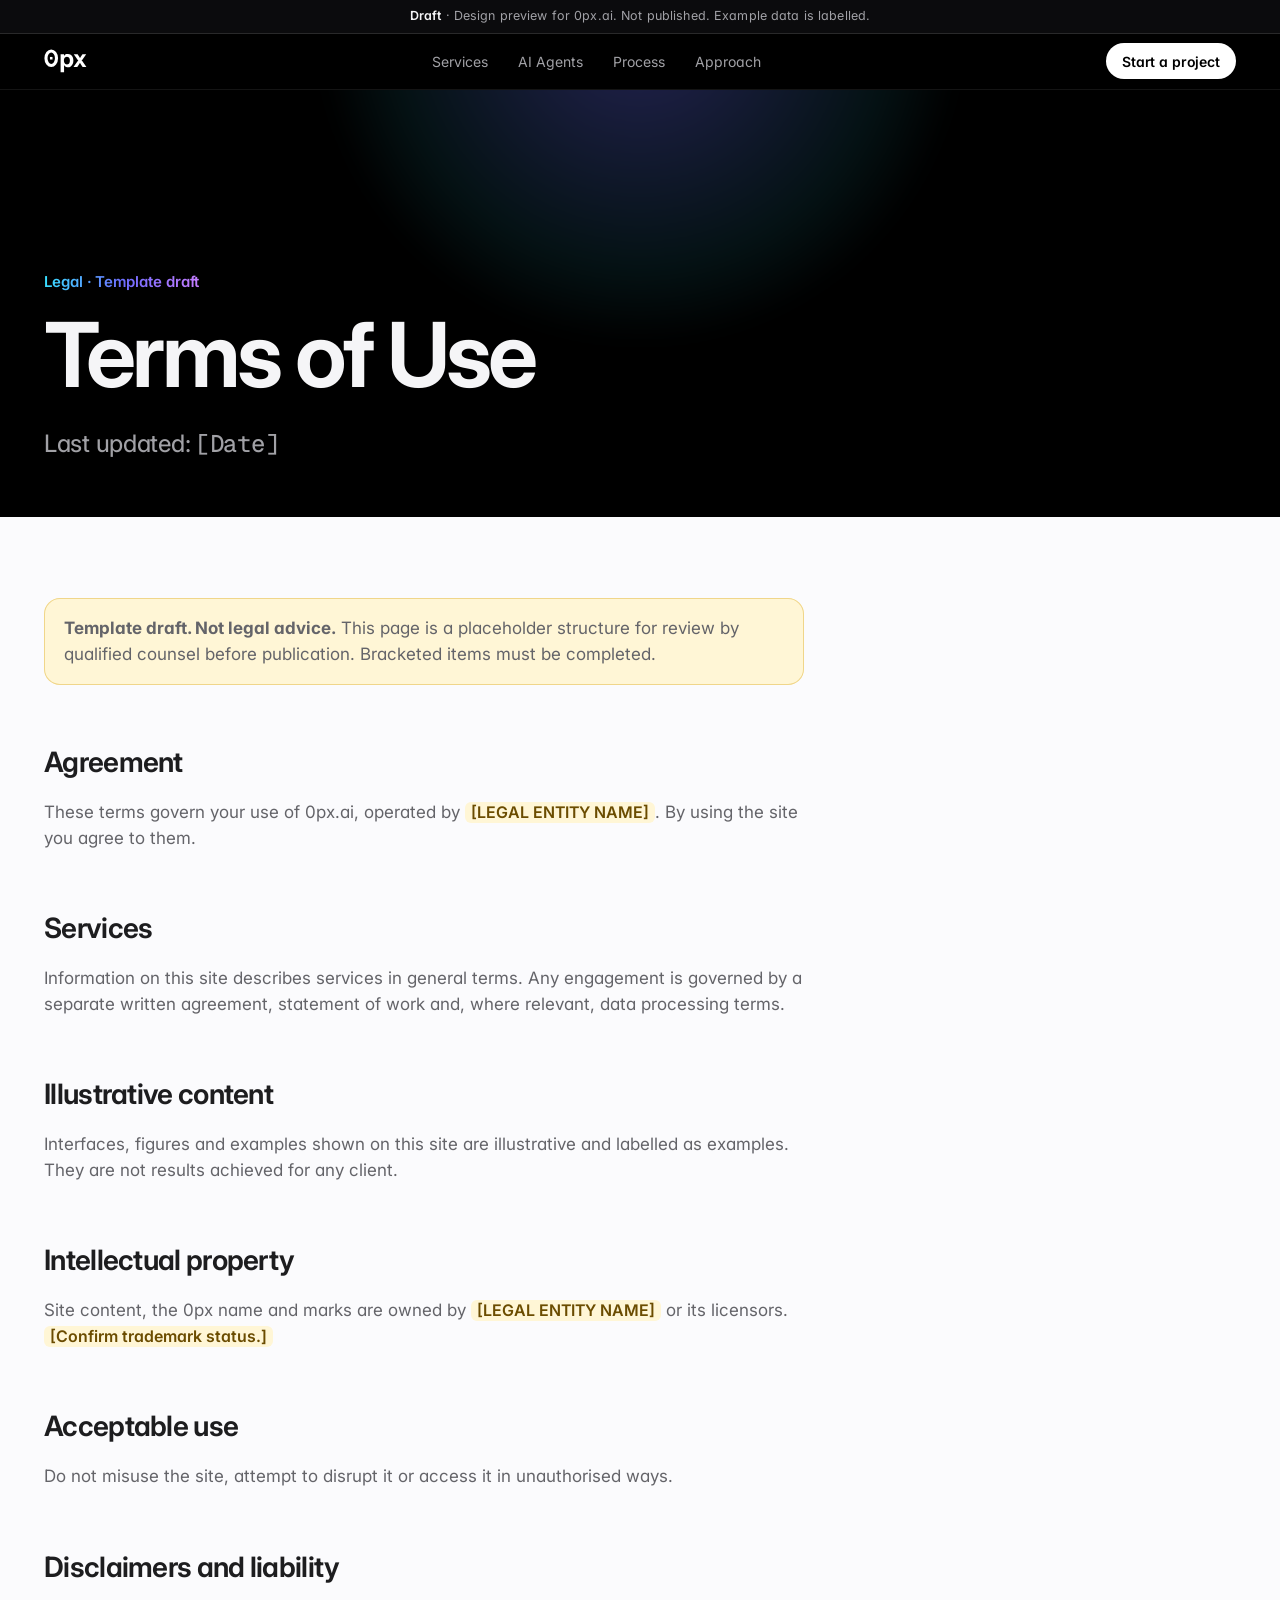
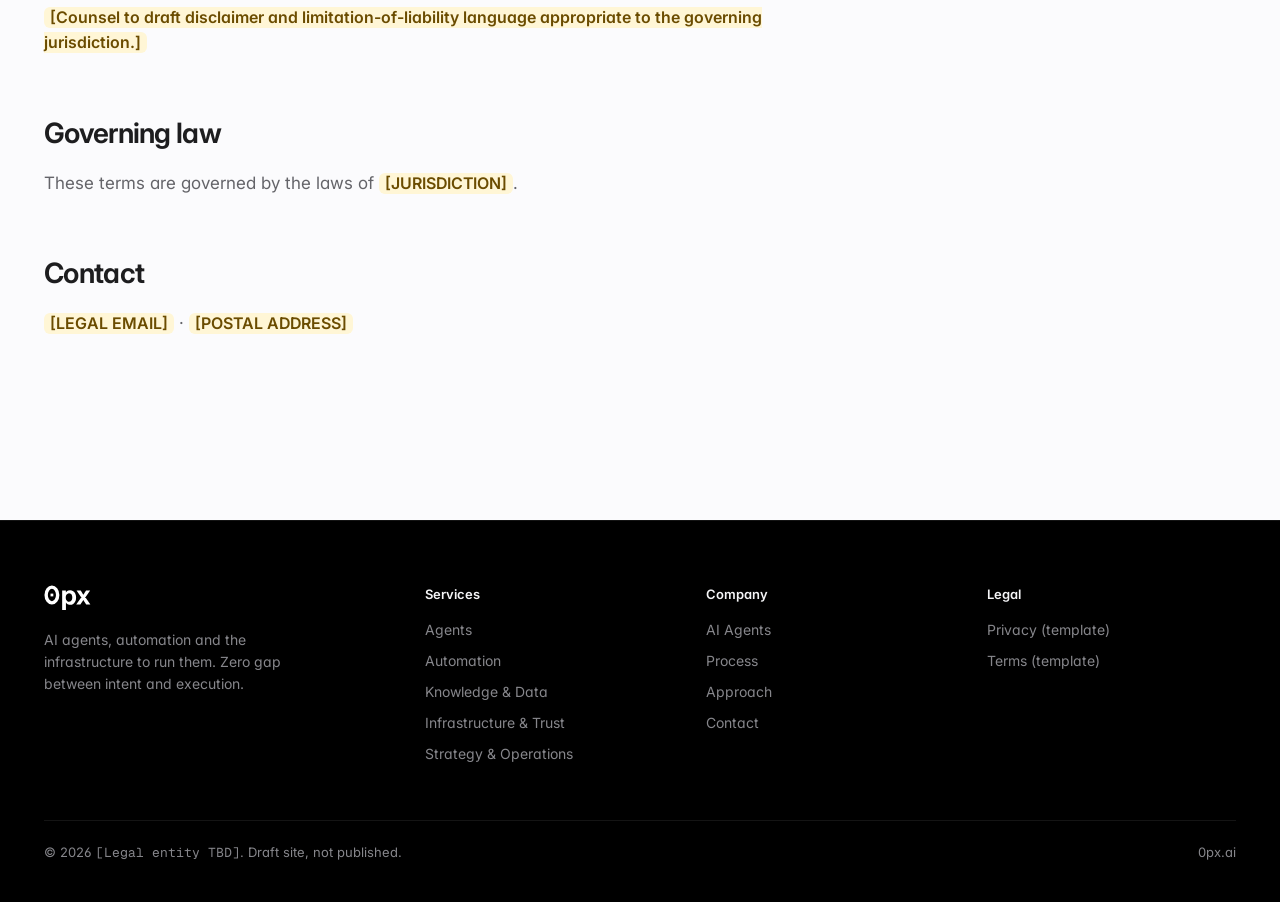
<file: terms.html>
<!doctype html>
<html lang="en">
<head>
<meta charset="utf-8">
<meta name="robots" content="noindex,nofollow">
<meta name="viewport" content="width=device-width, initial-scale=1, viewport-fit=cover">
<title>Terms of Use (template) · 0px</title>
<meta name="description" content="Terms of Use template draft for 0px.ai.">
<link rel="canonical" href="https://0px.ai/terms.html">
<meta name="theme-color" content="#000000">
<meta property="og:title" content="Terms of Use (template) · 0px">
<meta property="og:description" content="Terms of Use template draft for 0px.ai.">
<meta property="og:type" content="website">
<meta property="og:site_name" content="0px">
<meta property="og:image" content="https://0px.ai/assets/img/og-image.png">
<meta property="og:image:width" content="1200">
<meta property="og:image:height" content="630">
<meta name="twitter:card" content="summary_large_image">
<meta name="twitter:title" content="Terms of Use (template) · 0px">
<meta name="twitter:description" content="Terms of Use template draft for 0px.ai.">
<meta name="twitter:image" content="https://0px.ai/assets/img/og-image.png">
<link rel="apple-touch-icon" href="assets/img/apple-touch-icon.png">
<meta property="og:url" content="https://0px.ai/terms.html">
<link rel="icon" href="assets/img/favicon.svg" type="image/svg+xml">
<link rel="preload" href="assets/fonts/Inter-var.woff2" as="font" type="font/woff2" crossorigin>
<link rel="stylesheet" href="assets/css/site.css">
<script>document.documentElement.classList.add('js')</script>
</head>
<body class="">
<a class="skip" href="#main">Skip to content</a>
<aside class="draft-bar" aria-label="Draft notice"><b>Draft</b> · Design preview for 0px.ai. Not published. Example data is labelled.</aside>
<header class="nav">
  <div class="wrap">
    <a class="brand" href="index.html" aria-label="0px home"><img src="assets/img/0px-wordmark-white.svg" alt="0px" width="44" height="24"></a>
    <nav aria-label="Primary"><ul class="nav-links"><li><a href="services.html">Services</a></li><li><a href="ai-agents.html">AI Agents</a></li><li><a href="process.html">Process</a></li><li><a href="approach.html">Approach</a></li></ul></nav>
    <div class="nav-cta">
      <a class="btn btn-sm magnetic" href="contact.html">Start a project</a>
      <button class="nav-toggle" type="button" aria-expanded="false" aria-controls="sheet" aria-label="Open menu"><span></span><span></span></button>
    </div>
  </div>
</header>
<div class="sheet" id="sheet"><nav aria-label="Mobile"><a href="services.html">Services</a><a href="ai-agents.html">AI Agents</a><a href="process.html">Process</a><a href="approach.html">Approach</a><a href="contact.html">Contact</a></nav><a class="btn" href="contact.html">Start a project</a></div>
<main id="main">
<section class="page-hero dark" style="padding-bottom:56px"><div class="glow" aria-hidden="true"></div><div class="wrap"><p class="eyebrow grad">Legal · Template draft</p><h1 class="h1">Terms of Use</h1><p class="lede">Last updated: <span class="mono">[Date]</span></p></div></section>
<section class="section light" style="padding-top:64px"><div class="wrap"><div class="legal"><p class="notice"><b>Template draft. Not legal advice.</b> This page is a placeholder structure for review by qualified counsel before publication. Bracketed items must be completed.</p><h2>Agreement</h2><p>These terms govern your use of 0px.ai, operated by <span class="ph-inline">[LEGAL ENTITY NAME]</span>. By using the site you agree to them.</p><h2>Services</h2><p>Information on this site describes services in general terms. Any engagement is governed by a separate written agreement, statement of work and, where relevant, data processing terms.</p><h2>Illustrative content</h2><p>Interfaces, figures and examples shown on this site are illustrative and labelled as examples. They are not results achieved for any client.</p><h2>Intellectual property</h2><p>Site content, the 0px name and marks are owned by <span class="ph-inline">[LEGAL ENTITY NAME]</span> or its licensors. <span class="ph-inline">[Confirm trademark status.]</span></p><h2>Acceptable use</h2><p>Do not misuse the site, attempt to disrupt it or access it in unauthorised ways.</p><h2>Disclaimers and liability</h2><p><span class="ph-inline">[Counsel to draft disclaimer and limitation-of-liability language appropriate to the governing jurisdiction.]</span></p><h2>Governing law</h2><p>These terms are governed by the laws of <span class="ph-inline">[JURISDICTION]</span>.</p><h2>Contact</h2><p><span class="ph-inline">[LEGAL EMAIL]</span> · <span class="ph-inline">[POSTAL ADDRESS]</span></p></div></div></section></main>
<footer class="foot">
  <div class="wrap">
    <div class="foot-top">
      <div><img src="assets/img/0px-wordmark-white.svg" alt="0px" width="48" height="26"><p>AI agents, automation and the infrastructure to run them. Zero gap between intent and execution.</p></div>
      <div><h2>Services</h2><ul><li><a href="services.html#agents">Agents</a></li><li><a href="services.html#automation">Automation</a></li><li><a href="services.html#knowledge">Knowledge & Data</a></li><li><a href="services.html#infrastructure">Infrastructure & Trust</a></li><li><a href="services.html#strategy">Strategy & Operations</a></li></ul></div>
      <div><h2>Company</h2><ul><li><a href="ai-agents.html">AI Agents</a></li><li><a href="process.html">Process</a></li><li><a href="approach.html">Approach</a></li><li><a href="contact.html">Contact</a></li></ul></div>
      <div><h2>Legal</h2><ul><li><a href="privacy.html">Privacy (template)</a></li><li><a href="terms.html">Terms (template)</a></li></ul></div>
    </div>
    <div class="foot-bot"><span>© 2026 <span class="mono">[Legal entity TBD]</span>. Draft site, not published.</span><span>0px.ai</span></div>
  </div>
</footer>
<script src="assets/js/site.js" defer></script>

</body>
</html>
</file>
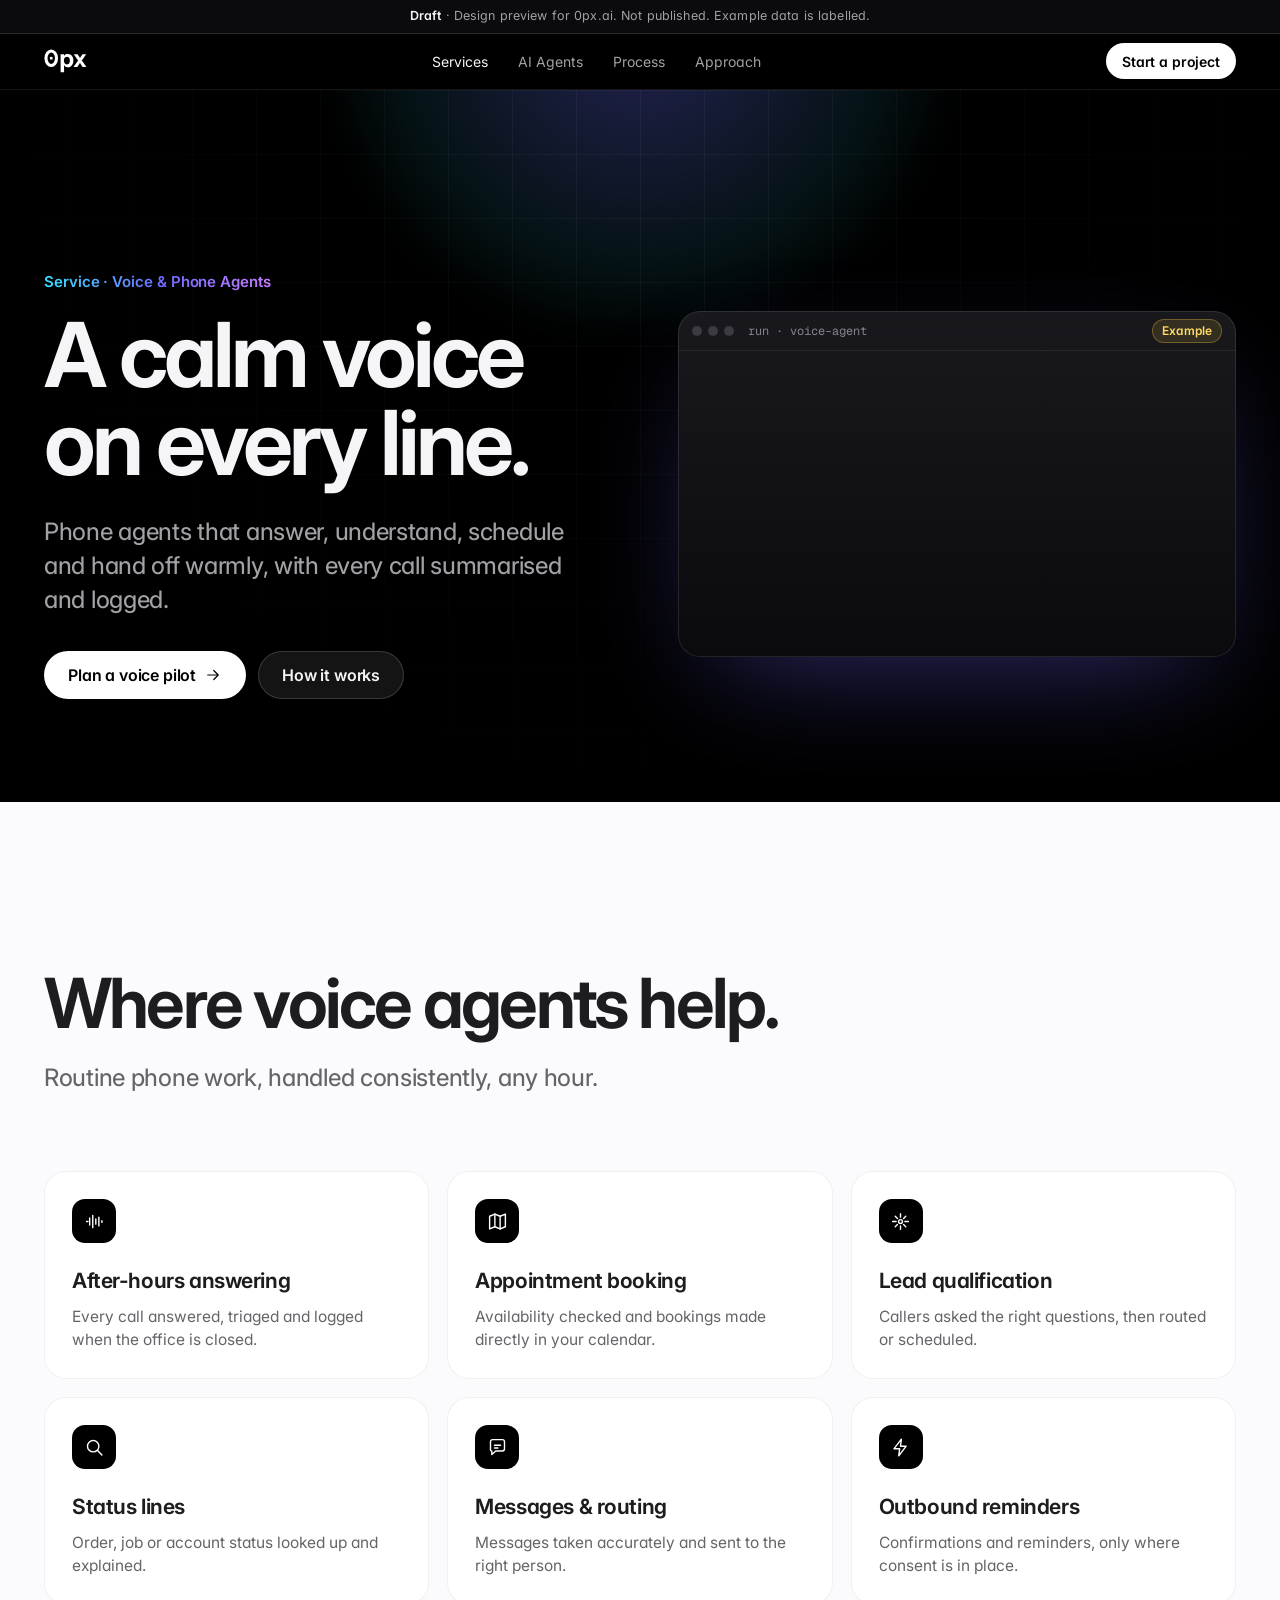
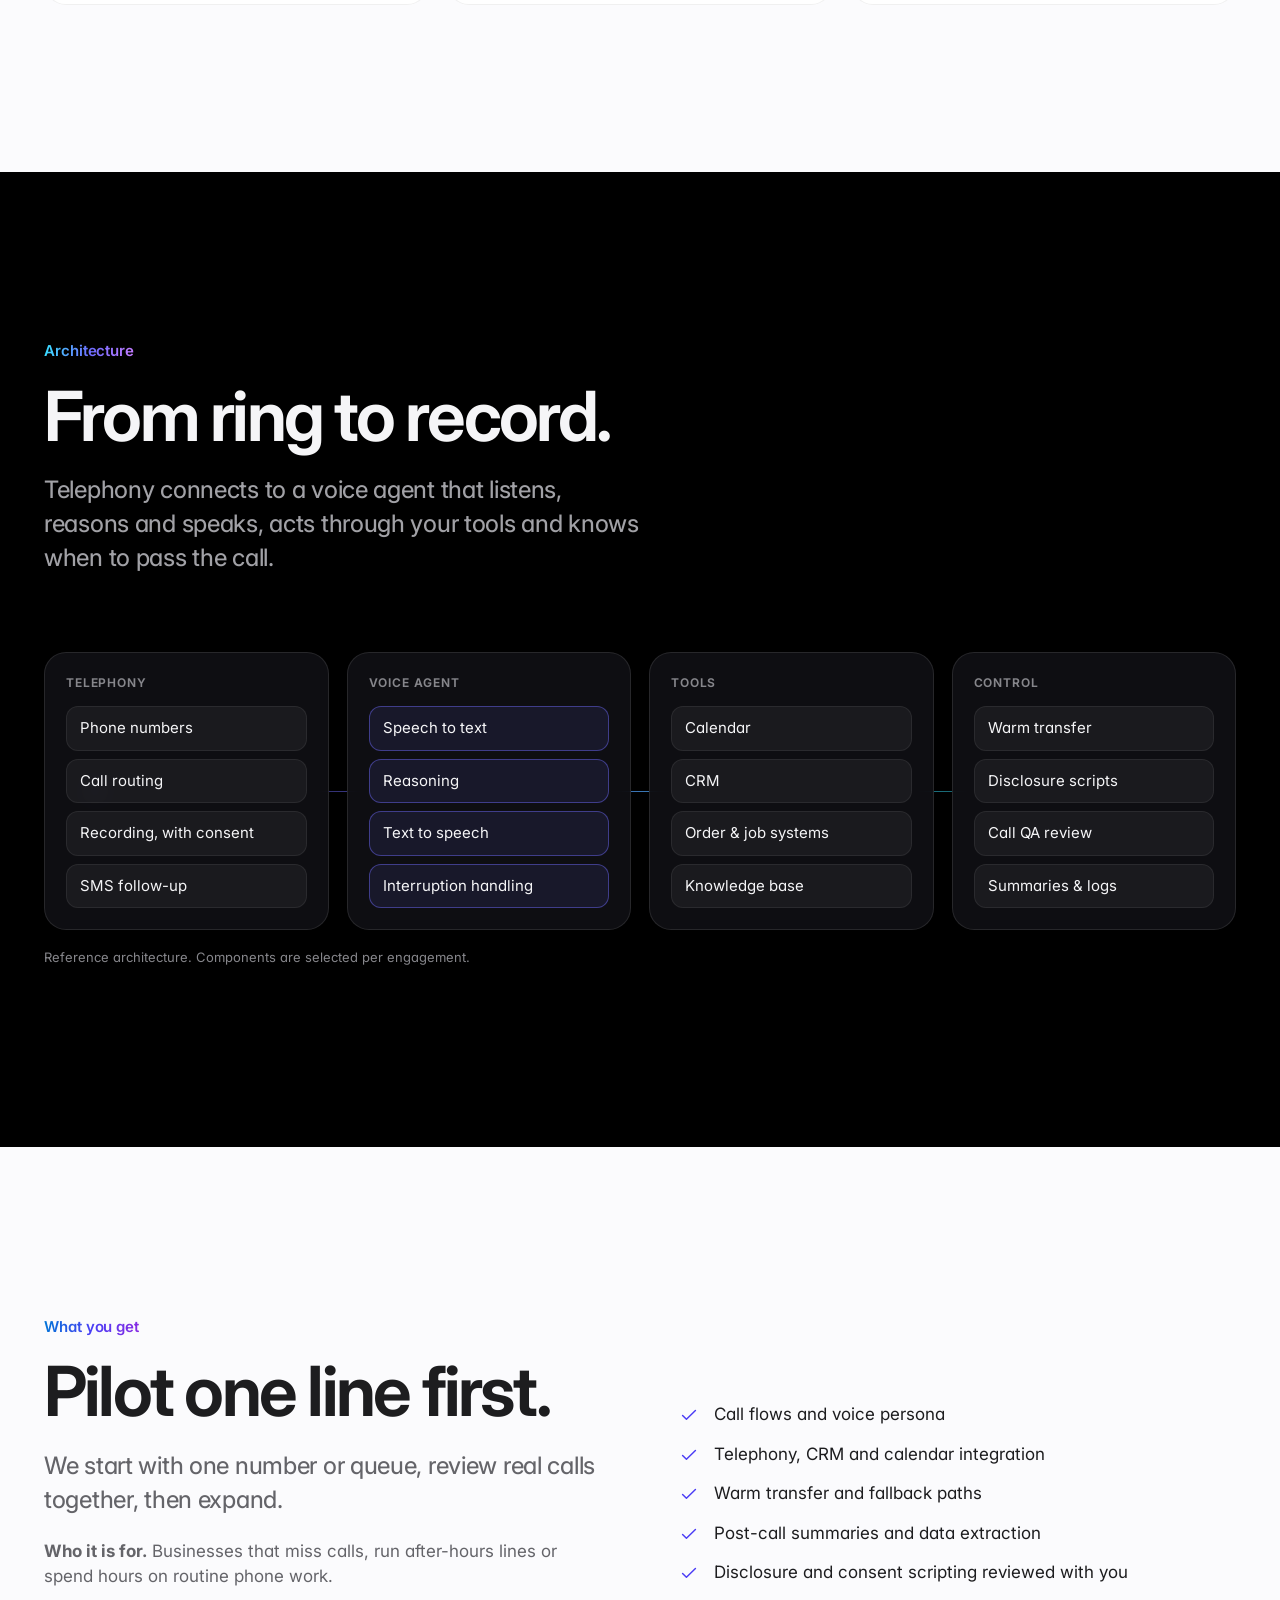
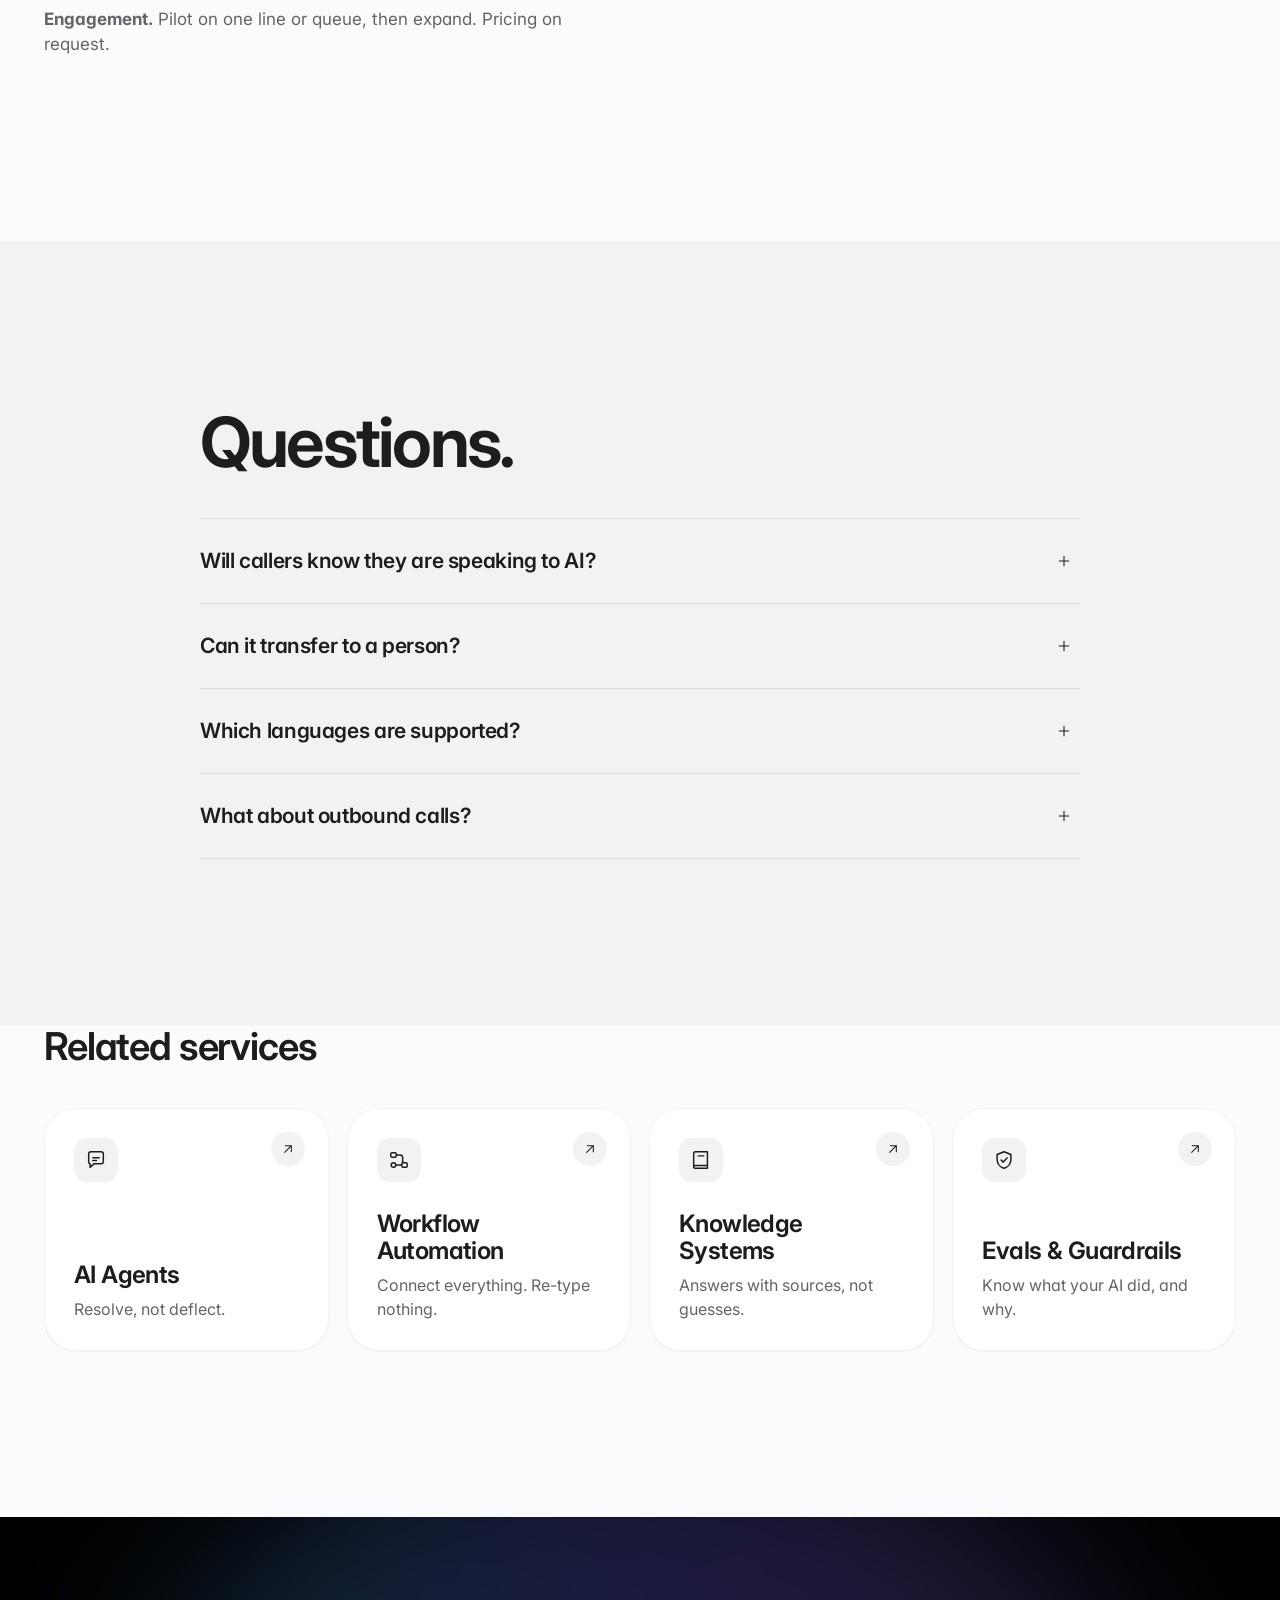
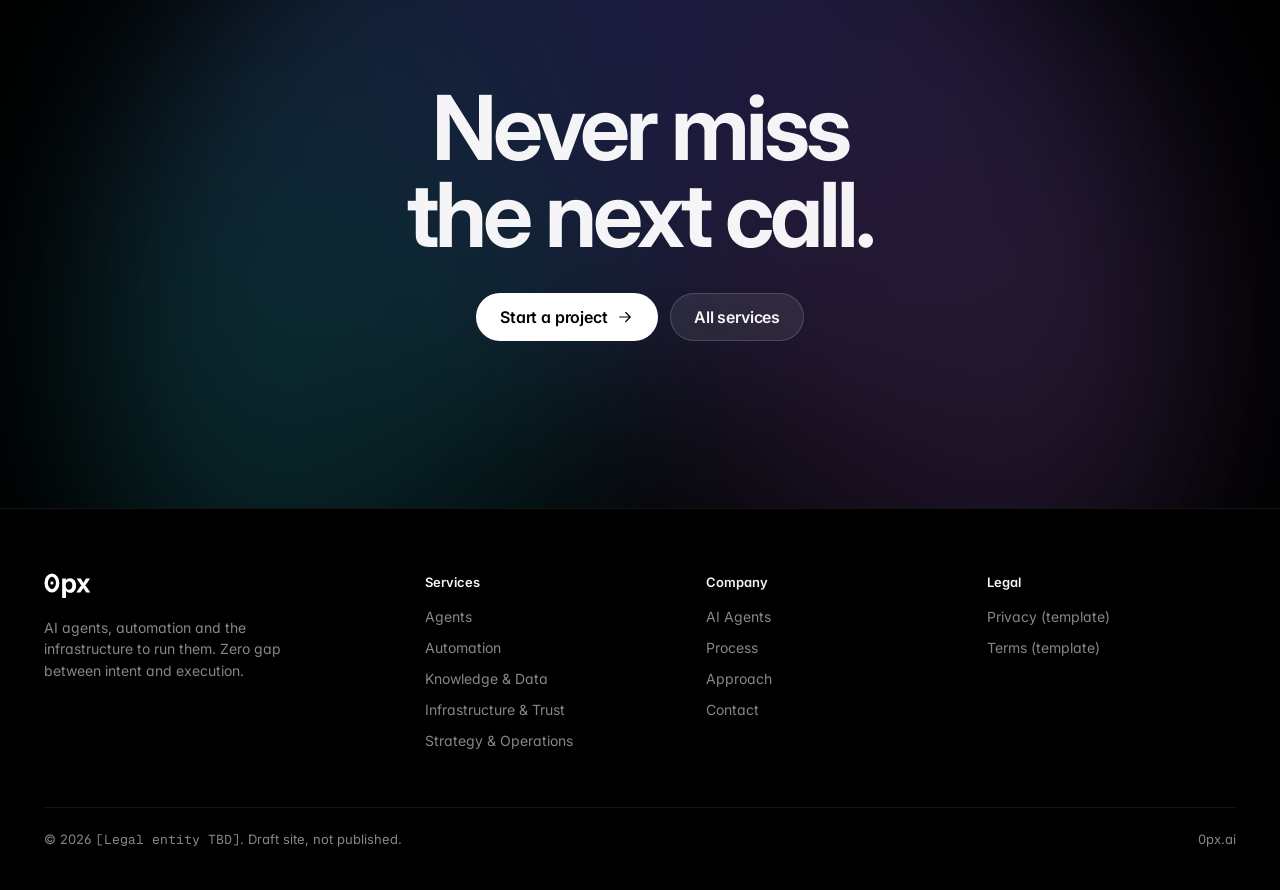
<file: voice-agents.html>
<!doctype html>
<html lang="en">
<head>
<meta charset="utf-8">
<meta name="robots" content="noindex,nofollow">
<meta name="viewport" content="width=device-width, initial-scale=1, viewport-fit=cover">
<title>Voice &amp; Phone Agents · 0px</title>
<meta name="description" content="Low-latency AI phone agents that answer, qualify, schedule and transfer calls, with summaries written back to your systems.">
<link rel="canonical" href="https://0px.ai/voice-agents.html">
<meta name="theme-color" content="#000000">
<meta property="og:title" content="Voice &amp; Phone Agents · 0px">
<meta property="og:description" content="Low-latency AI phone agents that answer, qualify, schedule and transfer calls, with summaries written back to your systems.">
<meta property="og:type" content="website">
<meta property="og:site_name" content="0px">
<meta property="og:image" content="https://0px.ai/assets/img/og-image.png">
<meta property="og:image:width" content="1200">
<meta property="og:image:height" content="630">
<meta name="twitter:card" content="summary_large_image">
<meta name="twitter:title" content="Voice &amp; Phone Agents · 0px">
<meta name="twitter:description" content="Low-latency AI phone agents that answer, qualify, schedule and transfer calls, with summaries written back to your systems.">
<meta name="twitter:image" content="https://0px.ai/assets/img/og-image.png">
<link rel="apple-touch-icon" href="assets/img/apple-touch-icon.png">
<meta property="og:url" content="https://0px.ai/voice-agents.html">
<link rel="icon" href="assets/img/favicon.svg" type="image/svg+xml">
<link rel="preload" href="assets/fonts/Inter-var.woff2" as="font" type="font/woff2" crossorigin>
<link rel="stylesheet" href="assets/css/site.css">
<script>document.documentElement.classList.add('js')</script>
</head>
<body class="">
<a class="skip" href="#main">Skip to content</a>
<aside class="draft-bar" aria-label="Draft notice"><b>Draft</b> · Design preview for 0px.ai. Not published. Example data is labelled.</aside>
<header class="nav">
  <div class="wrap">
    <a class="brand" href="index.html" aria-label="0px home"><img src="assets/img/0px-wordmark-white.svg" alt="0px" width="44" height="24"></a>
    <nav aria-label="Primary"><ul class="nav-links"><li><a href="services.html" aria-current="page">Services</a></li><li><a href="ai-agents.html">AI Agents</a></li><li><a href="process.html">Process</a></li><li><a href="approach.html">Approach</a></li></ul></nav>
    <div class="nav-cta">
      <a class="btn btn-sm magnetic" href="contact.html">Start a project</a>
      <button class="nav-toggle" type="button" aria-expanded="false" aria-controls="sheet" aria-label="Open menu"><span></span><span></span></button>
    </div>
  </div>
</header>
<div class="sheet" id="sheet"><nav aria-label="Mobile"><a href="services.html" aria-current="page">Services</a><a href="ai-agents.html">AI Agents</a><a href="process.html">Process</a><a href="approach.html">Approach</a><a href="contact.html">Contact</a></nav><a class="btn" href="contact.html">Start a project</a></div>
<main id="main">
<section class="page-hero dark"><div class="glow" aria-hidden="true"></div><div class="grid-lines" aria-hidden="true"></div>
<div class="wrap split hero-split"><div><p class="eyebrow grad" data-reveal>Service · Voice & Phone Agents</p><h1 class="h1" data-reveal>A calm voice<br>on every line.</h1><p class="lede" data-reveal>Phone agents that answer, understand, schedule and hand off warmly, with every call summarised and logged.</p><div style="margin-top:34px" data-reveal><div class="btn-row"><a class="btn magnetic" href="contact.html">Plan a voice pilot <svg viewBox="0 0 24 24" fill="none" stroke="currentColor" stroke-width="1.6" stroke-linecap="round" stroke-linejoin="round" aria-hidden="true" focusable="false" class="arr"><path d="M5 12h14M13 6l6 6-6 6"/></svg></a><a class="btn btn-ghost magnetic" href="#anatomy">How it works</a></div></div></div>
<div class="console loop" data-reveal="scale" role="img" aria-label="Example run, illustrative only"><div class="console-bar"><span class="lights"><i></i><i></i><i></i></span><span class="mono">run · voice-agent</span><span class="tag tag-ex">Example</span></div>
<ul class="console-log"><li class="on" style="--i:0"><span class="k ">event</span><span class="m">call.inbound · main line</span></li><li class="on" style="--i:1"><span class="k a">agent</span><span class="m">greet · disclose AI assistant</span></li><li class="on" style="--i:2"><span class="k a">agent</span><span class="m">intent: book service visit</span></li><li class="on" style="--i:3"><span class="k tool">tool</span><span class="m">calendar.slots(next 3 days)</span></li><li class="on" style="--i:4"><span class="k tool">tool</span><span class="m">booking.create(slot)</span></li><li class="on" style="--i:5"><span class="k h">human</span><span class="m">transfer offered · billing question</span></li><li class="on" style="--i:6"><span class="k o">done</span><span class="m">summary → crm · sms confirmation</span></li></ul><div class="approve on"><span>Warm transfer to billing with call summary?</span><span class="mini"><span>Approve</span><span>Edit</span></span></div></div></div></section>
<section class="section light" aria-labelledby="k-h"><div class="wrap"><div class="section-head" data-reveal><h2 class="h2" id="k-h">Where voice agents help.</h2><p class="lede">Routine phone work, handled consistently, any hour.</p></div><div class="kinds"><div class="kind glow-card" data-reveal data-delay="0"><span class="ic"><svg viewBox="0 0 24 24" fill="none" stroke="currentColor" stroke-width="1.6" stroke-linecap="round" stroke-linejoin="round" aria-hidden="true" focusable="false"><path d="M3 12h1.5M6.5 8v8M10 5v14M13.5 9v6M17 7v10M20.5 11v2"/></svg></span><h3>After-hours answering</h3><p>Every call answered, triaged and logged when the office is closed.</p></div><div class="kind glow-card" data-reveal data-delay="90"><span class="ic"><svg viewBox="0 0 24 24" fill="none" stroke="currentColor" stroke-width="1.6" stroke-linecap="round" stroke-linejoin="round" aria-hidden="true" focusable="false"><path d="m3 6 6-2.5 6 2.5 6-2.5v14.5l-6 2.5-6-2.5-6 2.5z"/><path d="M9 3.5V18M15 6v14.5"/></svg></span><h3>Appointment booking</h3><p>Availability checked and bookings made directly in your calendar.</p></div><div class="kind glow-card" data-reveal data-delay="180"><span class="ic"><svg viewBox="0 0 24 24" fill="none" stroke="currentColor" stroke-width="1.6" stroke-linecap="round" stroke-linejoin="round" aria-hidden="true" focusable="false"><path d="M12 3v4M12 17v4M3 12h4M17 12h4M6 6l2.5 2.5M15.5 15.5 18 18M6 18l2.5-2.5M15.5 8.5 18 6"/><circle cx="12" cy="12" r="2.2"/></svg></span><h3>Lead qualification</h3><p>Callers asked the right questions, then routed or scheduled.</p></div><div class="kind glow-card" data-reveal data-delay="0"><span class="ic"><svg viewBox="0 0 24 24" fill="none" stroke="currentColor" stroke-width="1.6" stroke-linecap="round" stroke-linejoin="round" aria-hidden="true" focusable="false"><circle cx="10.5" cy="10.5" r="6.5"/><path d="m15.5 15.5 5 5"/></svg></span><h3>Status lines</h3><p>Order, job or account status looked up and explained.</p></div><div class="kind glow-card" data-reveal data-delay="90"><span class="ic"><svg viewBox="0 0 24 24" fill="none" stroke="currentColor" stroke-width="1.6" stroke-linecap="round" stroke-linejoin="round" aria-hidden="true" focusable="false"><path d="M4 5.5A2.5 2.5 0 0 1 6.5 3h11A2.5 2.5 0 0 1 20 5.5v8a2.5 2.5 0 0 1-2.5 2.5H10l-4.5 4v-4h0A1.5 1.5 0 0 1 4 14.5z"/><path d="M8.5 9.5h7M8.5 12.5h4"/></svg></span><h3>Messages & routing</h3><p>Messages taken accurately and sent to the right person.</p></div><div class="kind glow-card" data-reveal data-delay="180"><span class="ic"><svg viewBox="0 0 24 24" fill="none" stroke="currentColor" stroke-width="1.6" stroke-linecap="round" stroke-linejoin="round" aria-hidden="true" focusable="false"><path d="M13 2.5 4.5 13.5H11l-1 8 8.5-11H12z"/></svg></span><h3>Outbound reminders</h3><p>Confirmations and reminders, only where consent is in place.</p></div></div></div></section>
<section class="section dark" id="anatomy" aria-labelledby="a-h"><div class="wrap"><div class="section-head" data-reveal><p class="eyebrow grad">Architecture</p><h2 class="h2" id="a-h">From ring to record.</h2><p class="lede">Telephony connects to a voice agent that listens, reasons and speaks, acts through your tools and knows when to pass the call.</p></div>
<div class="arch-grid"><div class="acol" data-reveal data-delay="0"><h3>Telephony</h3><span>Phone numbers</span><span>Call routing</span><span>Recording, with consent</span><span>SMS follow-up</span></div><div class="acol" data-reveal data-delay="90"><h3>Voice agent</h3><span>Speech to text</span><span>Reasoning</span><span>Text to speech</span><span>Interruption handling</span></div><div class="acol" data-reveal data-delay="180"><h3>Tools</h3><span>Calendar</span><span>CRM</span><span>Order & job systems</span><span>Knowledge base</span></div><div class="acol" data-reveal data-delay="270"><h3>Control</h3><span>Warm transfer</span><span>Disclosure scripts</span><span>Call QA review</span><span>Summaries & logs</span></div></div><p class="ex-note">Reference architecture. Components are selected per engagement.</p></div></section>
<section class="section light" aria-labelledby="g-h"><div class="wrap split"><div data-reveal><p class="eyebrow grad">What you get</p><h2 class="h2" id="g-h">Pilot one line first.</h2><p class="lede" style="margin-top:22px">We start with one number or queue, review real calls together, then expand.</p><p class="muted" style="margin-top:22px"><b>Who it is for.</b> Businesses that miss calls, run after-hours lines or spend hours on routine phone work.</p><p class="muted" style="margin-top:10px"><b>Engagement.</b> Pilot on one line or queue, then expand. Pricing on request.</p></div><ul class="checks" data-reveal><li><svg viewBox="0 0 24 24" fill="none" stroke="currentColor" stroke-width="1.6" stroke-linecap="round" stroke-linejoin="round" aria-hidden="true" focusable="false"><path d="m5 12.5 4.2 4.2L19 7"/></svg><span>Call flows and voice persona</span></li><li><svg viewBox="0 0 24 24" fill="none" stroke="currentColor" stroke-width="1.6" stroke-linecap="round" stroke-linejoin="round" aria-hidden="true" focusable="false"><path d="m5 12.5 4.2 4.2L19 7"/></svg><span>Telephony, CRM and calendar integration</span></li><li><svg viewBox="0 0 24 24" fill="none" stroke="currentColor" stroke-width="1.6" stroke-linecap="round" stroke-linejoin="round" aria-hidden="true" focusable="false"><path d="m5 12.5 4.2 4.2L19 7"/></svg><span>Warm transfer and fallback paths</span></li><li><svg viewBox="0 0 24 24" fill="none" stroke="currentColor" stroke-width="1.6" stroke-linecap="round" stroke-linejoin="round" aria-hidden="true" focusable="false"><path d="m5 12.5 4.2 4.2L19 7"/></svg><span>Post-call summaries and data extraction</span></li><li><svg viewBox="0 0 24 24" fill="none" stroke="currentColor" stroke-width="1.6" stroke-linecap="round" stroke-linejoin="round" aria-hidden="true" focusable="false"><path d="m5 12.5 4.2 4.2L19 7"/></svg><span>Disclosure and consent scripting reviewed with you</span></li></ul></div></section>
<section class="section light light-2" aria-labelledby="f-h"><div class="wrap wrap-narrow"><h2 class="h2" id="f-h" style="margin-bottom:40px" data-reveal>Questions.</h2><div class="faq" data-reveal><details><summary>Will callers know they are speaking to AI?<span class="pl" aria-hidden="true"><svg viewBox="0 0 24 24" fill="none" stroke="currentColor" stroke-width="1.6" stroke-linecap="round" stroke-linejoin="round" aria-hidden="true" focusable="false"><path d="M12 5v14M5 12h14"/></svg></span></summary><p class="a">Disclosure wording is agreed with you and your counsel. We recommend clear disclosure at the start of every call.</p></details><details><summary>Can it transfer to a person?<span class="pl" aria-hidden="true"><svg viewBox="0 0 24 24" fill="none" stroke="currentColor" stroke-width="1.6" stroke-linecap="round" stroke-linejoin="round" aria-hidden="true" focusable="false"><path d="M12 5v14M5 12h14"/></svg></span></summary><p class="a">Yes. Warm transfer passes the caller and a summary of the call to your team, with fallbacks if nobody is available.</p></details><details><summary>Which languages are supported?<span class="pl" aria-hidden="true"><svg viewBox="0 0 24 24" fill="none" stroke="currentColor" stroke-width="1.6" stroke-linecap="round" stroke-linejoin="round" aria-hidden="true" focusable="false"><path d="M12 5v14M5 12h14"/></svg></span></summary><p class="a">Language support depends on the voice stack chosen and is confirmed per project.</p></details><details><summary>What about outbound calls?<span class="pl" aria-hidden="true"><svg viewBox="0 0 24 24" fill="none" stroke="currentColor" stroke-width="1.6" stroke-linecap="round" stroke-linejoin="round" aria-hidden="true" focusable="false"><path d="M12 5v14M5 12h14"/></svg></span></summary><p class="a">Outbound calling is subject to consent and calling rules. We only design outbound flows with consent records in place and your counsel's review.</p></details></div></div></section>
<section class="section light" style="padding-top:0" aria-labelledby="r-h"><div class="wrap"><div class="section-head" data-reveal style="margin-bottom:40px"><h2 class="h3" id="r-h">Related services</h2></div><div class="bento rel-grid"><a class="tile w2 glow-card rel" href="ai-agents.html" data-reveal data-delay="0"><span class="ic"><svg viewBox="0 0 24 24" fill="none" stroke="currentColor" stroke-width="1.6" stroke-linecap="round" stroke-linejoin="round" aria-hidden="true" focusable="false"><path d="M4 5.5A2.5 2.5 0 0 1 6.5 3h11A2.5 2.5 0 0 1 20 5.5v8a2.5 2.5 0 0 1-2.5 2.5H10l-4.5 4v-4h0A1.5 1.5 0 0 1 4 14.5z"/><path d="M8.5 9.5h7M8.5 12.5h4"/></svg></span><span class="go" aria-hidden="true"><svg viewBox="0 0 24 24" fill="none" stroke="currentColor" stroke-width="1.6" stroke-linecap="round" stroke-linejoin="round" aria-hidden="true" focusable="false"><path d="M7 17 17 7M8 7h9v9"/></svg></span><h3>AI Agents</h3><p>Resolve, not deflect.</p></a><a class="tile w2 glow-card rel" href="workflow-automation.html" data-reveal data-delay="70"><span class="ic"><svg viewBox="0 0 24 24" fill="none" stroke="currentColor" stroke-width="1.6" stroke-linecap="round" stroke-linejoin="round" aria-hidden="true" focusable="false"><rect x="3" y="4" width="6" height="5" rx="1.5"/><rect x="15" y="15" width="6" height="5" rx="1.5"/><path d="M9 6.5h4a3 3 0 0 1 3 3V15"/><circle cx="6" cy="17.5" r="2.5"/><path d="M8.5 17.5H15"/></svg></span><span class="go" aria-hidden="true"><svg viewBox="0 0 24 24" fill="none" stroke="currentColor" stroke-width="1.6" stroke-linecap="round" stroke-linejoin="round" aria-hidden="true" focusable="false"><path d="M7 17 17 7M8 7h9v9"/></svg></span><h3>Workflow Automation</h3><p>Connect everything. Re-type nothing.</p></a><a class="tile w2 glow-card rel" href="knowledge-systems.html" data-reveal data-delay="140"><span class="ic"><svg viewBox="0 0 24 24" fill="none" stroke="currentColor" stroke-width="1.6" stroke-linecap="round" stroke-linejoin="round" aria-hidden="true" focusable="false"><path d="M4 5a2 2 0 0 1 2-2h13v15H6a2 2 0 0 0-2 2z"/><path d="M4 20a2 2 0 0 0 2 1h13v-3M9 7.5h6"/></svg></span><span class="go" aria-hidden="true"><svg viewBox="0 0 24 24" fill="none" stroke="currentColor" stroke-width="1.6" stroke-linecap="round" stroke-linejoin="round" aria-hidden="true" focusable="false"><path d="M7 17 17 7M8 7h9v9"/></svg></span><h3>Knowledge Systems</h3><p>Answers with sources, not guesses.</p></a><a class="tile w2 glow-card rel" href="evals-guardrails.html" data-reveal data-delay="210"><span class="ic"><svg viewBox="0 0 24 24" fill="none" stroke="currentColor" stroke-width="1.6" stroke-linecap="round" stroke-linejoin="round" aria-hidden="true" focusable="false"><path d="M12 3 4.5 6v5.5c0 4.6 3.2 8.4 7.5 9.5 4.3-1.1 7.5-4.9 7.5-9.5V6z"/><path d="m8.8 12 2.3 2.3 4.3-4.6"/></svg></span><span class="go" aria-hidden="true"><svg viewBox="0 0 24 24" fill="none" stroke="currentColor" stroke-width="1.6" stroke-linecap="round" stroke-linejoin="round" aria-hidden="true" focusable="false"><path d="M7 17 17 7M8 7h9v9"/></svg></span><h3>Evals &amp; Guardrails</h3><p>Know what your AI did, and why.</p></a></div></div></section>
<section class="section dark cta"><div class="orbglow" aria-hidden="true"></div><div class="wrap center"><h2 class="h1">Never miss<br>the next call.</h2><div style="margin-top:34px"><div class="btn-row"><a class="btn magnetic" href="contact.html">Start a project <svg viewBox="0 0 24 24" fill="none" stroke="currentColor" stroke-width="1.6" stroke-linecap="round" stroke-linejoin="round" aria-hidden="true" focusable="false" class="arr"><path d="M5 12h14M13 6l6 6-6 6"/></svg></a><a class="btn btn-ghost magnetic" href="services.html">All services</a></div></div></div></section></main>
<footer class="foot">
  <div class="wrap">
    <div class="foot-top">
      <div><img src="assets/img/0px-wordmark-white.svg" alt="0px" width="48" height="26"><p>AI agents, automation and the infrastructure to run them. Zero gap between intent and execution.</p></div>
      <div><h2>Services</h2><ul><li><a href="services.html#agents">Agents</a></li><li><a href="services.html#automation">Automation</a></li><li><a href="services.html#knowledge">Knowledge & Data</a></li><li><a href="services.html#infrastructure">Infrastructure & Trust</a></li><li><a href="services.html#strategy">Strategy & Operations</a></li></ul></div>
      <div><h2>Company</h2><ul><li><a href="ai-agents.html">AI Agents</a></li><li><a href="process.html">Process</a></li><li><a href="approach.html">Approach</a></li><li><a href="contact.html">Contact</a></li></ul></div>
      <div><h2>Legal</h2><ul><li><a href="privacy.html">Privacy (template)</a></li><li><a href="terms.html">Terms (template)</a></li></ul></div>
    </div>
    <div class="foot-bot"><span>© 2026 <span class="mono">[Legal entity TBD]</span>. Draft site, not published.</span><span>0px.ai</span></div>
  </div>
</footer>
<script src="assets/js/site.js" defer></script>

</body>
</html>
</file>
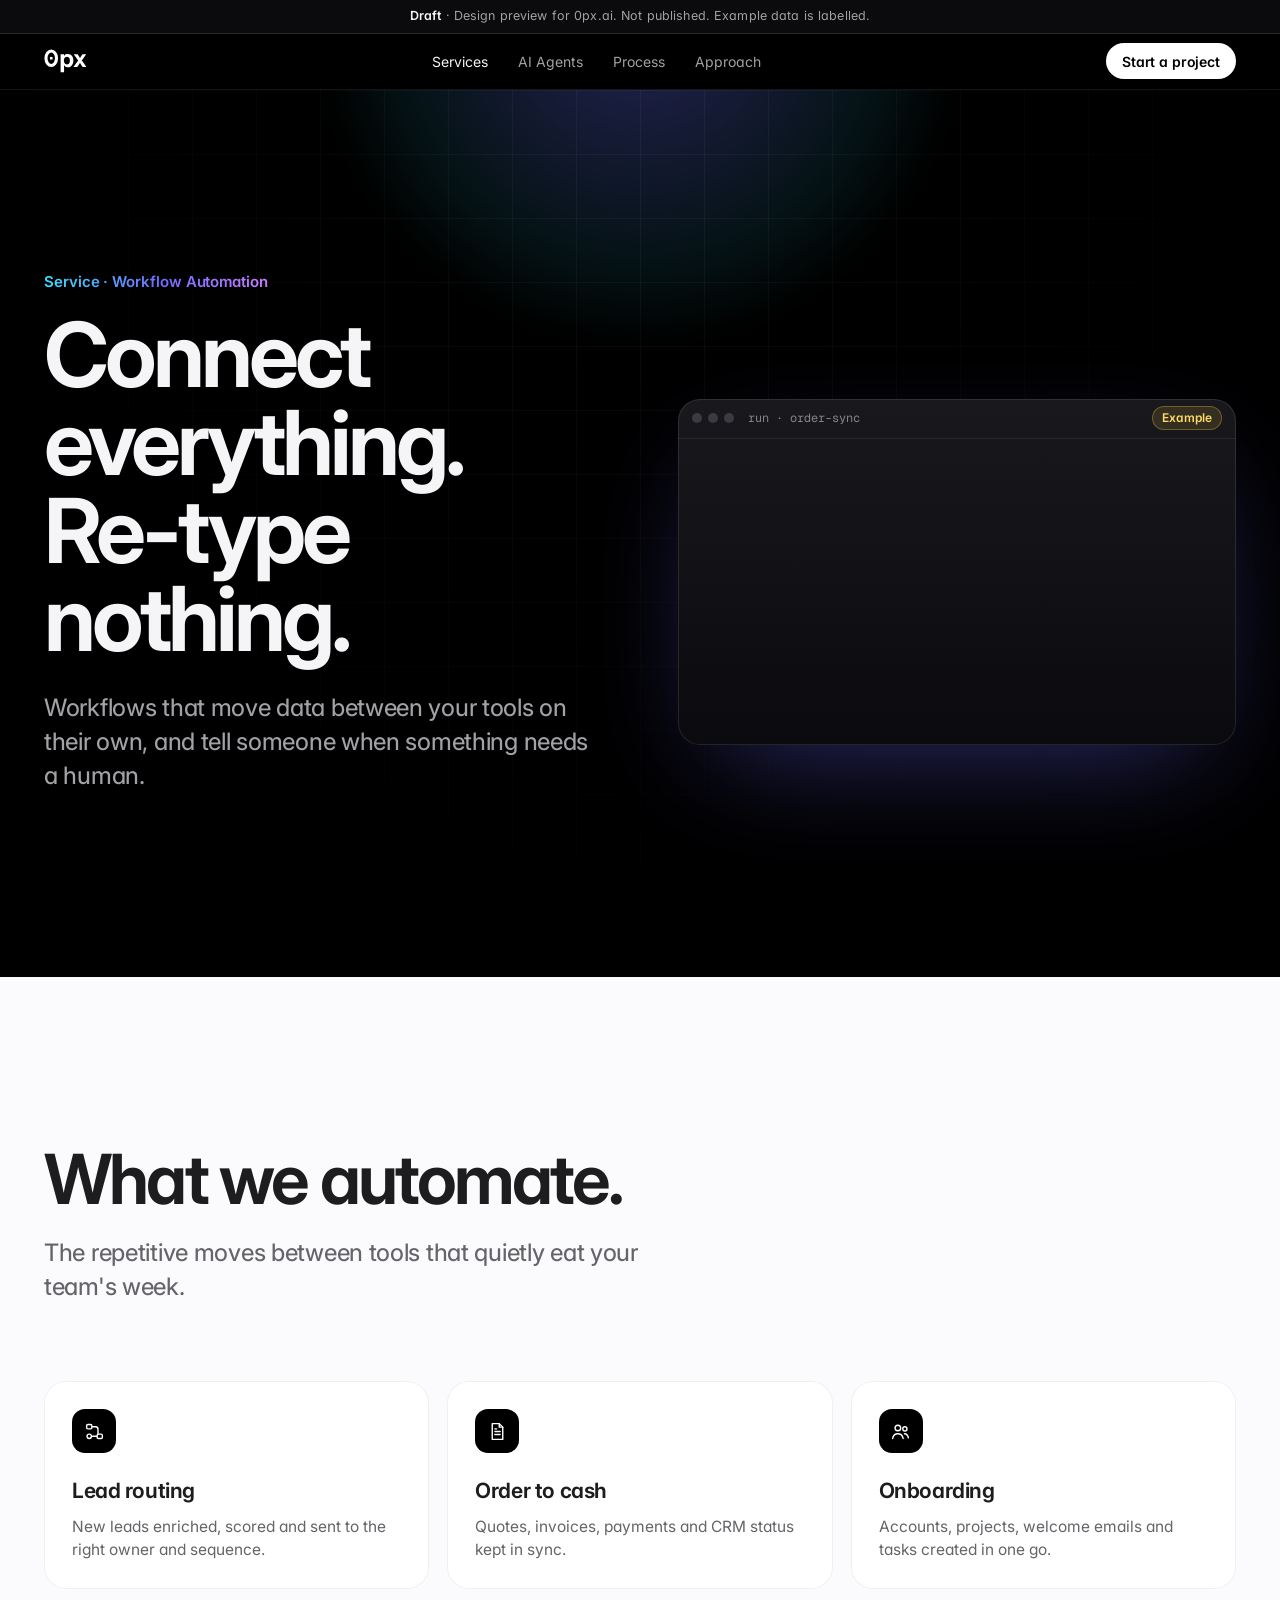
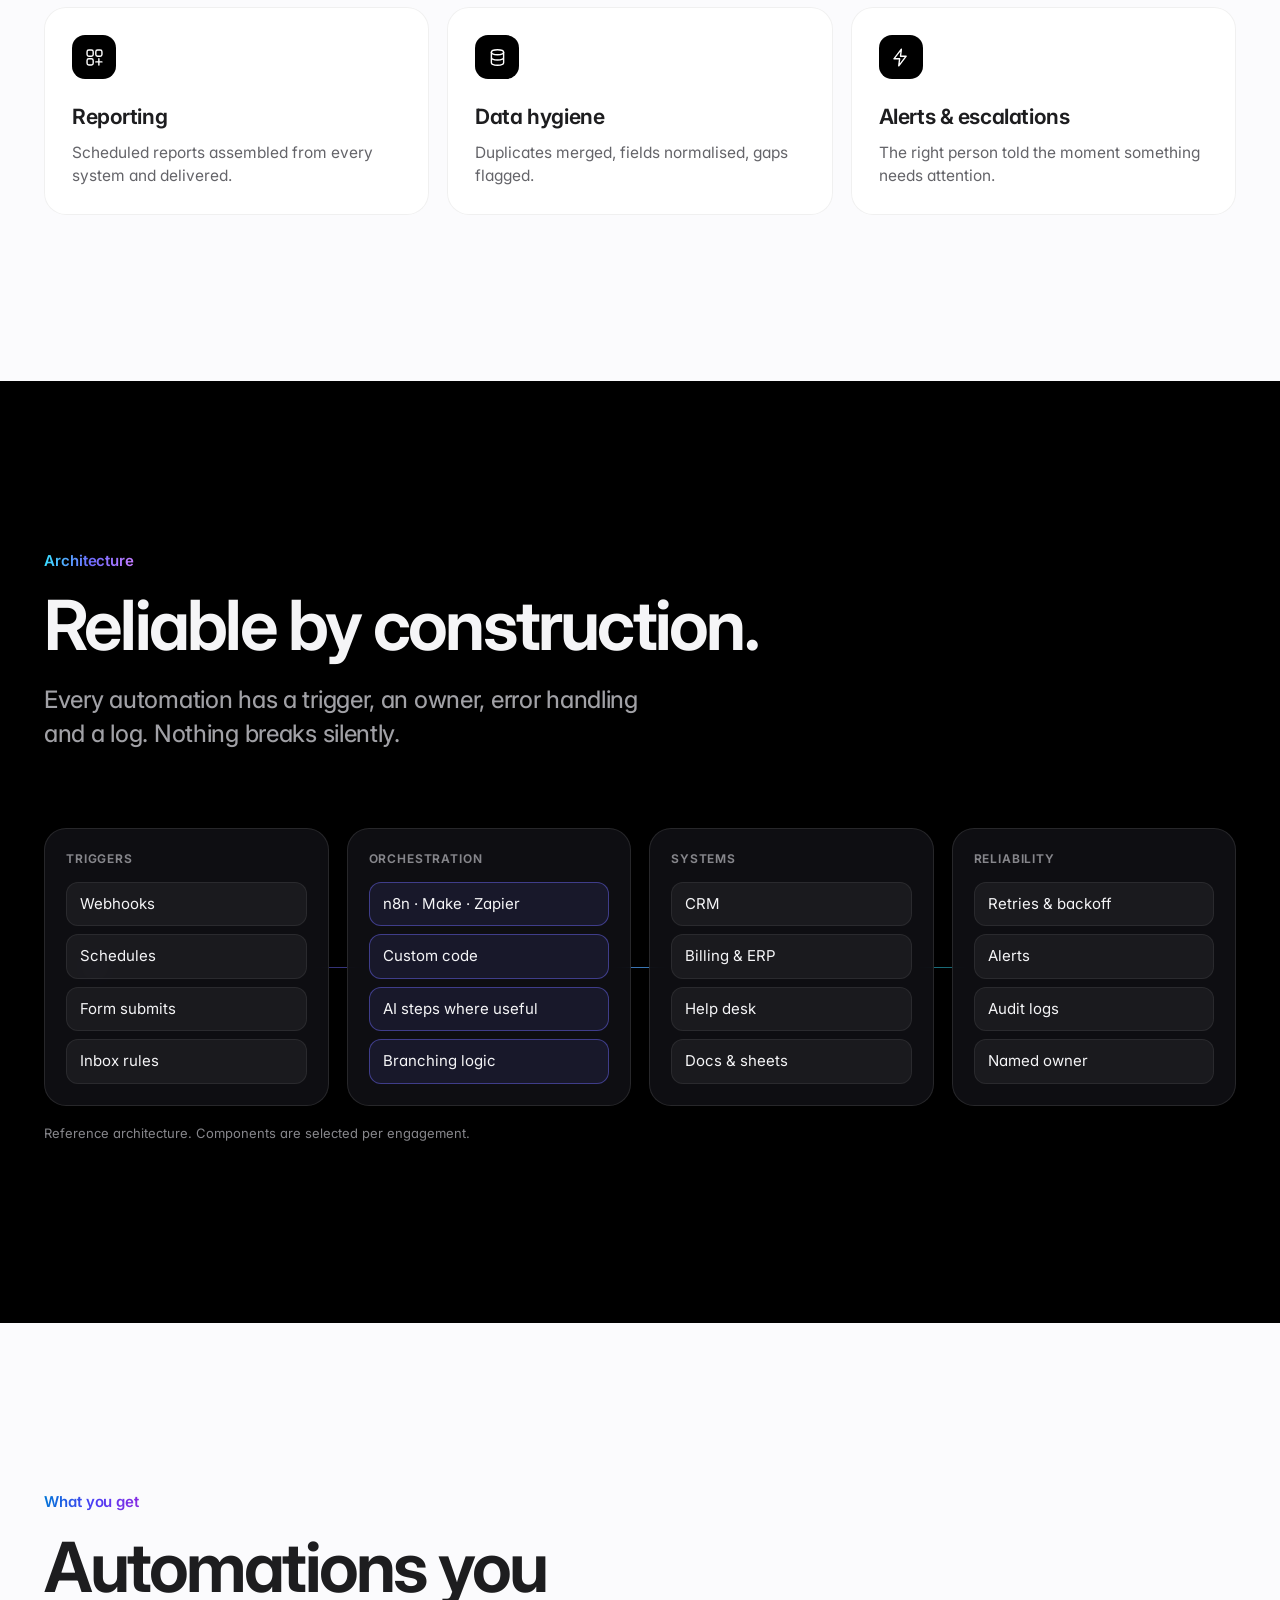
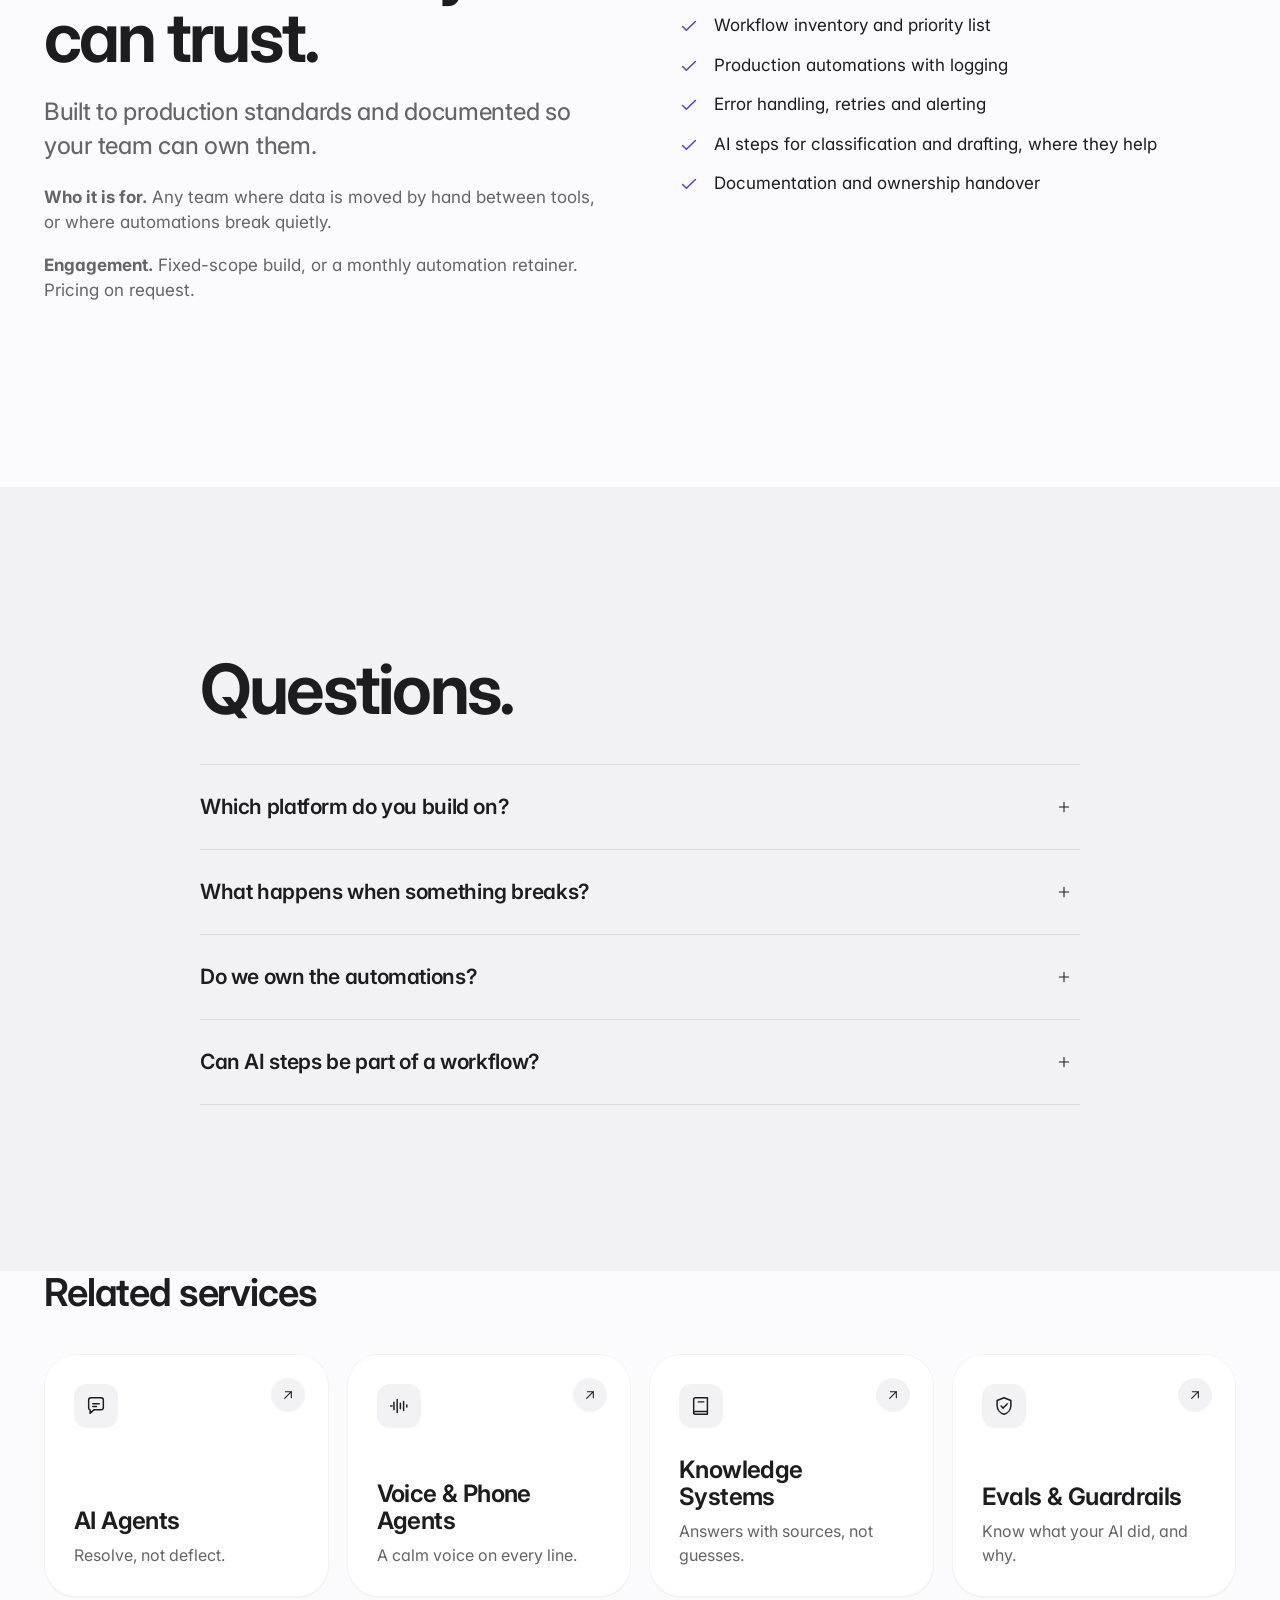
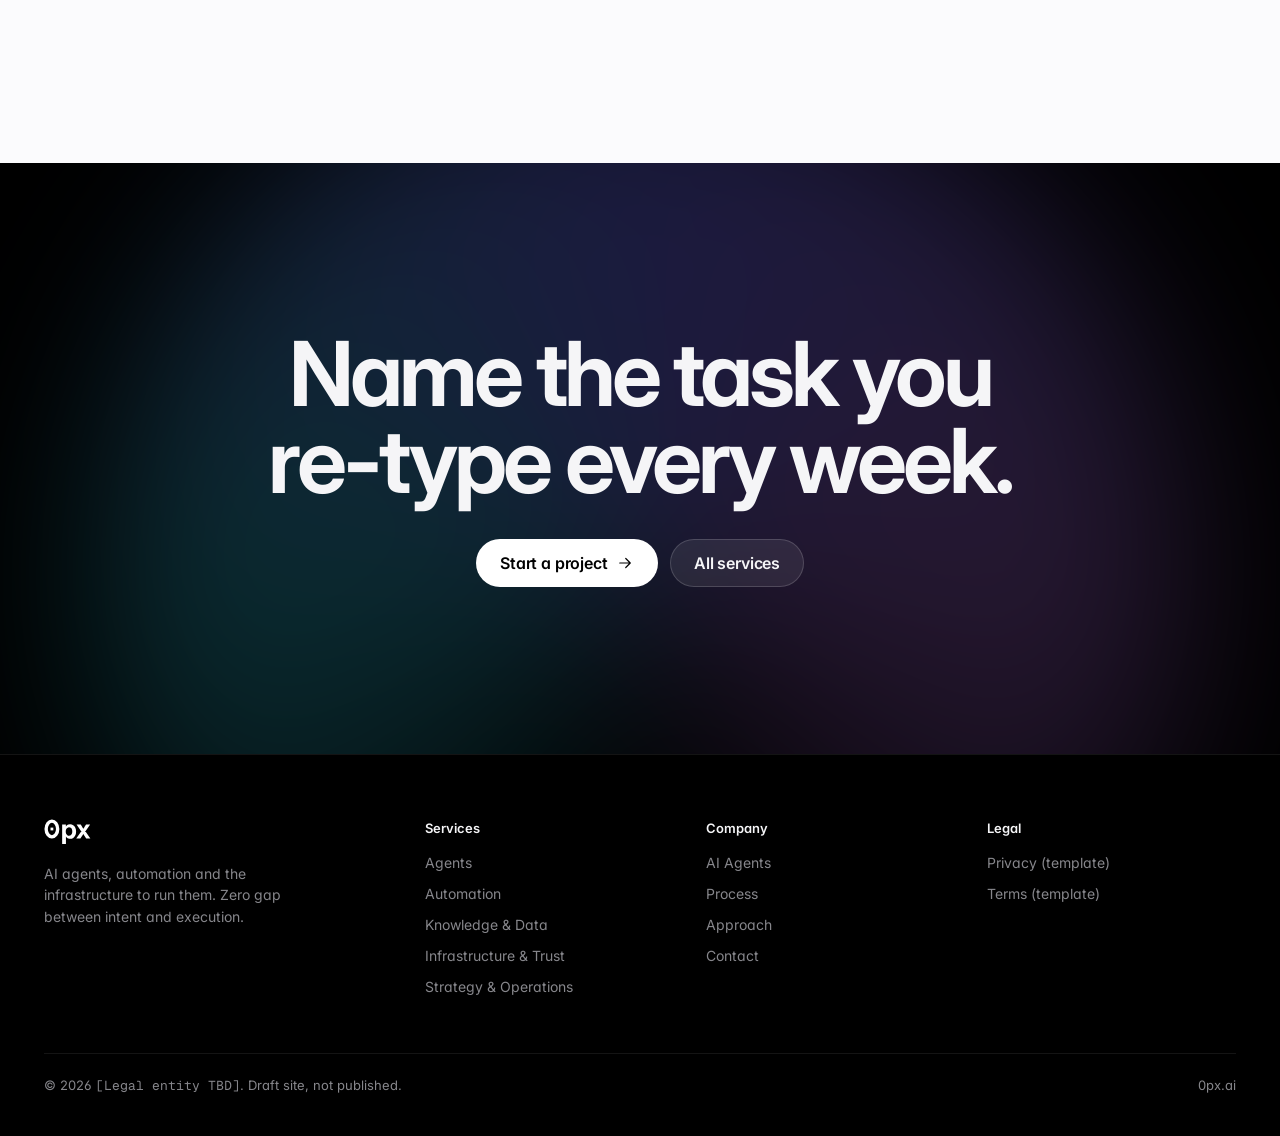
<file: workflow-automation.html>
<!doctype html>
<html lang="en">
<head>
<meta charset="utf-8">
<meta name="robots" content="noindex,nofollow">
<meta name="viewport" content="width=device-width, initial-scale=1, viewport-fit=cover">
<title>Workflow Automation &amp; Integrations · 0px</title>
<meta name="description" content="End-to-end workflow automation across CRM, help desk, billing and email, built with retries, alerts and audit logs.">
<link rel="canonical" href="https://0px.ai/workflow-automation.html">
<meta name="theme-color" content="#000000">
<meta property="og:title" content="Workflow Automation &amp; Integrations · 0px">
<meta property="og:description" content="End-to-end workflow automation across CRM, help desk, billing and email, built with retries, alerts and audit logs.">
<meta property="og:type" content="website">
<meta property="og:site_name" content="0px">
<meta property="og:image" content="https://0px.ai/assets/img/og-image.png">
<meta property="og:image:width" content="1200">
<meta property="og:image:height" content="630">
<meta name="twitter:card" content="summary_large_image">
<meta name="twitter:title" content="Workflow Automation &amp; Integrations · 0px">
<meta name="twitter:description" content="End-to-end workflow automation across CRM, help desk, billing and email, built with retries, alerts and audit logs.">
<meta name="twitter:image" content="https://0px.ai/assets/img/og-image.png">
<link rel="apple-touch-icon" href="assets/img/apple-touch-icon.png">
<meta property="og:url" content="https://0px.ai/workflow-automation.html">
<link rel="icon" href="assets/img/favicon.svg" type="image/svg+xml">
<link rel="preload" href="assets/fonts/Inter-var.woff2" as="font" type="font/woff2" crossorigin>
<link rel="stylesheet" href="assets/css/site.css">
<script>document.documentElement.classList.add('js')</script>
</head>
<body class="">
<a class="skip" href="#main">Skip to content</a>
<aside class="draft-bar" aria-label="Draft notice"><b>Draft</b> · Design preview for 0px.ai. Not published. Example data is labelled.</aside>
<header class="nav">
  <div class="wrap">
    <a class="brand" href="index.html" aria-label="0px home"><img src="assets/img/0px-wordmark-white.svg" alt="0px" width="44" height="24"></a>
    <nav aria-label="Primary"><ul class="nav-links"><li><a href="services.html" aria-current="page">Services</a></li><li><a href="ai-agents.html">AI Agents</a></li><li><a href="process.html">Process</a></li><li><a href="approach.html">Approach</a></li></ul></nav>
    <div class="nav-cta">
      <a class="btn btn-sm magnetic" href="contact.html">Start a project</a>
      <button class="nav-toggle" type="button" aria-expanded="false" aria-controls="sheet" aria-label="Open menu"><span></span><span></span></button>
    </div>
  </div>
</header>
<div class="sheet" id="sheet"><nav aria-label="Mobile"><a href="services.html" aria-current="page">Services</a><a href="ai-agents.html">AI Agents</a><a href="process.html">Process</a><a href="approach.html">Approach</a><a href="contact.html">Contact</a></nav><a class="btn" href="contact.html">Start a project</a></div>
<main id="main">
<section class="page-hero dark"><div class="glow" aria-hidden="true"></div><div class="grid-lines" aria-hidden="true"></div>
<div class="wrap split hero-split"><div><p class="eyebrow grad" data-reveal>Service · Workflow Automation</p><h1 class="h1" data-reveal>Connect everything.<br>Re-type nothing.</h1><p class="lede" data-reveal>Workflows that move data between your tools on their own, and tell someone when something needs a human.</p><div style="margin-top:34px" data-reveal><div class="btn-row"><a class="btn magnetic" href="contact.html">Map a workflow <svg viewBox="0 0 24 24" fill="none" stroke="currentColor" stroke-width="1.6" stroke-linecap="round" stroke-linejoin="round" aria-hidden="true" focusable="false" class="arr"><path d="M5 12h14M13 6l6 6-6 6"/></svg></a><a class="btn btn-ghost magnetic" href="#anatomy">How it works</a></div></div></div>
<div class="console loop" data-reveal="scale" role="img" aria-label="Example run, illustrative only"><div class="console-bar"><span class="lights"><i></i><i></i><i></i></span><span class="mono">run · order-sync</span><span class="tag tag-ex">Example</span></div>
<ul class="console-log"><li class="on" style="--i:0"><span class="k ">event</span><span class="m">webhook · invoice.paid</span></li><li class="on" style="--i:1"><span class="k tool">tool</span><span class="m">billing.get(invoice) → 200 OK</span></li><li class="on" style="--i:2"><span class="k tool">tool</span><span class="m">crm.update(deal → closed-won)</span></li><li class="on" style="--i:3"><span class="k a">agent</span><span class="m">classify: onboarding tier</span></li><li class="on" style="--i:4"><span class="k tool">tool</span><span class="m">project.create(onboarding)</span></li><li class="on" style="--i:5"><span class="k h">human</span><span class="m">retry 1/3 · helpdesk timeout</span></li><li class="on" style="--i:6"><span class="k o">done</span><span class="m">slack.notify · #onboarding</span></li></ul><div class="approve on"><span>Retry succeeded. Notify account owner?</span><span class="mini"><span>Approve</span><span>Edit</span></span></div></div></div></section>
<section class="section light" aria-labelledby="k-h"><div class="wrap"><div class="section-head" data-reveal><h2 class="h2" id="k-h">What we automate.</h2><p class="lede">The repetitive moves between tools that quietly eat your team's week.</p></div><div class="kinds"><div class="kind glow-card" data-reveal data-delay="0"><span class="ic"><svg viewBox="0 0 24 24" fill="none" stroke="currentColor" stroke-width="1.6" stroke-linecap="round" stroke-linejoin="round" aria-hidden="true" focusable="false"><rect x="3" y="4" width="6" height="5" rx="1.5"/><rect x="15" y="15" width="6" height="5" rx="1.5"/><path d="M9 6.5h4a3 3 0 0 1 3 3V15"/><circle cx="6" cy="17.5" r="2.5"/><path d="M8.5 17.5H15"/></svg></span><h3>Lead routing</h3><p>New leads enriched, scored and sent to the right owner and sequence.</p></div><div class="kind glow-card" data-reveal data-delay="90"><span class="ic"><svg viewBox="0 0 24 24" fill="none" stroke="currentColor" stroke-width="1.6" stroke-linecap="round" stroke-linejoin="round" aria-hidden="true" focusable="false"><path d="M6 3h8l4 4v14H6z"/><path d="M14 3v4h4M9 12h6M9 15.5h6M9 9h2"/></svg></span><h3>Order to cash</h3><p>Quotes, invoices, payments and CRM status kept in sync.</p></div><div class="kind glow-card" data-reveal data-delay="180"><span class="ic"><svg viewBox="0 0 24 24" fill="none" stroke="currentColor" stroke-width="1.6" stroke-linecap="round" stroke-linejoin="round" aria-hidden="true" focusable="false"><circle cx="9" cy="8" r="3.2"/><path d="M3 20c.6-3.4 3-5.5 6-5.5s5.4 2.1 6 5.5"/><circle cx="17" cy="9" r="2.4"/><path d="M16.5 14.6c2.4.1 4 1.9 4.5 4.6"/></svg></span><h3>Onboarding</h3><p>Accounts, projects, welcome emails and tasks created in one go.</p></div><div class="kind glow-card" data-reveal data-delay="0"><span class="ic"><svg viewBox="0 0 24 24" fill="none" stroke="currentColor" stroke-width="1.6" stroke-linecap="round" stroke-linejoin="round" aria-hidden="true" focusable="false"><rect x="3.5" y="3.5" width="7" height="7" rx="2"/><rect x="13.5" y="3.5" width="7" height="7" rx="2"/><rect x="3.5" y="13.5" width="7" height="7" rx="2"/><path d="M17 13.5v7M13.5 17h7"/></svg></span><h3>Reporting</h3><p>Scheduled reports assembled from every system and delivered.</p></div><div class="kind glow-card" data-reveal data-delay="90"><span class="ic"><svg viewBox="0 0 24 24" fill="none" stroke="currentColor" stroke-width="1.6" stroke-linecap="round" stroke-linejoin="round" aria-hidden="true" focusable="false"><ellipse cx="12" cy="6" rx="7" ry="2.8"/><path d="M5 6v6c0 1.5 3.1 2.8 7 2.8s7-1.3 7-2.8V6M5 12v6c0 1.5 3.1 2.8 7 2.8s7-1.3 7-2.8v-6"/></svg></span><h3>Data hygiene</h3><p>Duplicates merged, fields normalised, gaps flagged.</p></div><div class="kind glow-card" data-reveal data-delay="180"><span class="ic"><svg viewBox="0 0 24 24" fill="none" stroke="currentColor" stroke-width="1.6" stroke-linecap="round" stroke-linejoin="round" aria-hidden="true" focusable="false"><path d="M13 2.5 4.5 13.5H11l-1 8 8.5-11H12z"/></svg></span><h3>Alerts & escalations</h3><p>The right person told the moment something needs attention.</p></div></div></div></section>
<section class="section dark" id="anatomy" aria-labelledby="a-h"><div class="wrap"><div class="section-head" data-reveal><p class="eyebrow grad">Architecture</p><h2 class="h2" id="a-h">Reliable by construction.</h2><p class="lede">Every automation has a trigger, an owner, error handling and a log. Nothing breaks silently.</p></div>
<div class="arch-grid"><div class="acol" data-reveal data-delay="0"><h3>Triggers</h3><span>Webhooks</span><span>Schedules</span><span>Form submits</span><span>Inbox rules</span></div><div class="acol" data-reveal data-delay="90"><h3>Orchestration</h3><span>n8n · Make · Zapier</span><span>Custom code</span><span>AI steps where useful</span><span>Branching logic</span></div><div class="acol" data-reveal data-delay="180"><h3>Systems</h3><span>CRM</span><span>Billing & ERP</span><span>Help desk</span><span>Docs & sheets</span></div><div class="acol" data-reveal data-delay="270"><h3>Reliability</h3><span>Retries & backoff</span><span>Alerts</span><span>Audit logs</span><span>Named owner</span></div></div><p class="ex-note">Reference architecture. Components are selected per engagement.</p></div></section>
<section class="section light" aria-labelledby="g-h"><div class="wrap split"><div data-reveal><p class="eyebrow grad">What you get</p><h2 class="h2" id="g-h">Automations you can trust.</h2><p class="lede" style="margin-top:22px">Built to production standards and documented so your team can own them.</p><p class="muted" style="margin-top:22px"><b>Who it is for.</b> Any team where data is moved by hand between tools, or where automations break quietly.</p><p class="muted" style="margin-top:10px"><b>Engagement.</b> Fixed-scope build, or a monthly automation retainer. Pricing on request.</p></div><ul class="checks" data-reveal><li><svg viewBox="0 0 24 24" fill="none" stroke="currentColor" stroke-width="1.6" stroke-linecap="round" stroke-linejoin="round" aria-hidden="true" focusable="false"><path d="m5 12.5 4.2 4.2L19 7"/></svg><span>Workflow inventory and priority list</span></li><li><svg viewBox="0 0 24 24" fill="none" stroke="currentColor" stroke-width="1.6" stroke-linecap="round" stroke-linejoin="round" aria-hidden="true" focusable="false"><path d="m5 12.5 4.2 4.2L19 7"/></svg><span>Production automations with logging</span></li><li><svg viewBox="0 0 24 24" fill="none" stroke="currentColor" stroke-width="1.6" stroke-linecap="round" stroke-linejoin="round" aria-hidden="true" focusable="false"><path d="m5 12.5 4.2 4.2L19 7"/></svg><span>Error handling, retries and alerting</span></li><li><svg viewBox="0 0 24 24" fill="none" stroke="currentColor" stroke-width="1.6" stroke-linecap="round" stroke-linejoin="round" aria-hidden="true" focusable="false"><path d="m5 12.5 4.2 4.2L19 7"/></svg><span>AI steps for classification and drafting, where they help</span></li><li><svg viewBox="0 0 24 24" fill="none" stroke="currentColor" stroke-width="1.6" stroke-linecap="round" stroke-linejoin="round" aria-hidden="true" focusable="false"><path d="m5 12.5 4.2 4.2L19 7"/></svg><span>Documentation and ownership handover</span></li></ul></div></section>
<section class="section light light-2" aria-labelledby="f-h"><div class="wrap wrap-narrow"><h2 class="h2" id="f-h" style="margin-bottom:40px" data-reveal>Questions.</h2><div class="faq" data-reveal><details><summary>Which platform do you build on?<span class="pl" aria-hidden="true"><svg viewBox="0 0 24 24" fill="none" stroke="currentColor" stroke-width="1.6" stroke-linecap="round" stroke-linejoin="round" aria-hidden="true" focusable="false"><path d="M12 5v14M5 12h14"/></svg></span></summary><p class="a">Whatever fits your stack and team: n8n, Make, Zapier or custom code. We recommend per workflow and explain the trade-offs.</p></details><details><summary>What happens when something breaks?<span class="pl" aria-hidden="true"><svg viewBox="0 0 24 24" fill="none" stroke="currentColor" stroke-width="1.6" stroke-linecap="round" stroke-linejoin="round" aria-hidden="true" focusable="false"><path d="M12 5v14M5 12h14"/></svg></span></summary><p class="a">Every automation has retries, alerts and a named owner. Failures surface in a channel your team watches instead of failing silently.</p></details><details><summary>Do we own the automations?<span class="pl" aria-hidden="true"><svg viewBox="0 0 24 24" fill="none" stroke="currentColor" stroke-width="1.6" stroke-linecap="round" stroke-linejoin="round" aria-hidden="true" focusable="false"><path d="M12 5v14M5 12h14"/></svg></span></summary><p class="a">Yes. They run in your accounts where possible, with documentation and a handover.</p></details><details><summary>Can AI steps be part of a workflow?<span class="pl" aria-hidden="true"><svg viewBox="0 0 24 24" fill="none" stroke="currentColor" stroke-width="1.6" stroke-linecap="round" stroke-linejoin="round" aria-hidden="true" focusable="false"><path d="M12 5v14M5 12h14"/></svg></span></summary><p class="a">Yes, for classification, extraction and drafting. Anything consequential can pass through a human approval step.</p></details></div></div></section>
<section class="section light" style="padding-top:0" aria-labelledby="r-h"><div class="wrap"><div class="section-head" data-reveal style="margin-bottom:40px"><h2 class="h3" id="r-h">Related services</h2></div><div class="bento rel-grid"><a class="tile w2 glow-card rel" href="ai-agents.html" data-reveal data-delay="0"><span class="ic"><svg viewBox="0 0 24 24" fill="none" stroke="currentColor" stroke-width="1.6" stroke-linecap="round" stroke-linejoin="round" aria-hidden="true" focusable="false"><path d="M4 5.5A2.5 2.5 0 0 1 6.5 3h11A2.5 2.5 0 0 1 20 5.5v8a2.5 2.5 0 0 1-2.5 2.5H10l-4.5 4v-4h0A1.5 1.5 0 0 1 4 14.5z"/><path d="M8.5 9.5h7M8.5 12.5h4"/></svg></span><span class="go" aria-hidden="true"><svg viewBox="0 0 24 24" fill="none" stroke="currentColor" stroke-width="1.6" stroke-linecap="round" stroke-linejoin="round" aria-hidden="true" focusable="false"><path d="M7 17 17 7M8 7h9v9"/></svg></span><h3>AI Agents</h3><p>Resolve, not deflect.</p></a><a class="tile w2 glow-card rel" href="voice-agents.html" data-reveal data-delay="70"><span class="ic"><svg viewBox="0 0 24 24" fill="none" stroke="currentColor" stroke-width="1.6" stroke-linecap="round" stroke-linejoin="round" aria-hidden="true" focusable="false"><path d="M3 12h1.5M6.5 8v8M10 5v14M13.5 9v6M17 7v10M20.5 11v2"/></svg></span><span class="go" aria-hidden="true"><svg viewBox="0 0 24 24" fill="none" stroke="currentColor" stroke-width="1.6" stroke-linecap="round" stroke-linejoin="round" aria-hidden="true" focusable="false"><path d="M7 17 17 7M8 7h9v9"/></svg></span><h3>Voice &amp; Phone Agents</h3><p>A calm voice on every line.</p></a><a class="tile w2 glow-card rel" href="knowledge-systems.html" data-reveal data-delay="140"><span class="ic"><svg viewBox="0 0 24 24" fill="none" stroke="currentColor" stroke-width="1.6" stroke-linecap="round" stroke-linejoin="round" aria-hidden="true" focusable="false"><path d="M4 5a2 2 0 0 1 2-2h13v15H6a2 2 0 0 0-2 2z"/><path d="M4 20a2 2 0 0 0 2 1h13v-3M9 7.5h6"/></svg></span><span class="go" aria-hidden="true"><svg viewBox="0 0 24 24" fill="none" stroke="currentColor" stroke-width="1.6" stroke-linecap="round" stroke-linejoin="round" aria-hidden="true" focusable="false"><path d="M7 17 17 7M8 7h9v9"/></svg></span><h3>Knowledge Systems</h3><p>Answers with sources, not guesses.</p></a><a class="tile w2 glow-card rel" href="evals-guardrails.html" data-reveal data-delay="210"><span class="ic"><svg viewBox="0 0 24 24" fill="none" stroke="currentColor" stroke-width="1.6" stroke-linecap="round" stroke-linejoin="round" aria-hidden="true" focusable="false"><path d="M12 3 4.5 6v5.5c0 4.6 3.2 8.4 7.5 9.5 4.3-1.1 7.5-4.9 7.5-9.5V6z"/><path d="m8.8 12 2.3 2.3 4.3-4.6"/></svg></span><span class="go" aria-hidden="true"><svg viewBox="0 0 24 24" fill="none" stroke="currentColor" stroke-width="1.6" stroke-linecap="round" stroke-linejoin="round" aria-hidden="true" focusable="false"><path d="M7 17 17 7M8 7h9v9"/></svg></span><h3>Evals &amp; Guardrails</h3><p>Know what your AI did, and why.</p></a></div></div></section>
<section class="section dark cta"><div class="orbglow" aria-hidden="true"></div><div class="wrap center"><h2 class="h1">Name the task you<br>re-type every week.</h2><div style="margin-top:34px"><div class="btn-row"><a class="btn magnetic" href="contact.html">Start a project <svg viewBox="0 0 24 24" fill="none" stroke="currentColor" stroke-width="1.6" stroke-linecap="round" stroke-linejoin="round" aria-hidden="true" focusable="false" class="arr"><path d="M5 12h14M13 6l6 6-6 6"/></svg></a><a class="btn btn-ghost magnetic" href="services.html">All services</a></div></div></div></section></main>
<footer class="foot">
  <div class="wrap">
    <div class="foot-top">
      <div><img src="assets/img/0px-wordmark-white.svg" alt="0px" width="48" height="26"><p>AI agents, automation and the infrastructure to run them. Zero gap between intent and execution.</p></div>
      <div><h2>Services</h2><ul><li><a href="services.html#agents">Agents</a></li><li><a href="services.html#automation">Automation</a></li><li><a href="services.html#knowledge">Knowledge & Data</a></li><li><a href="services.html#infrastructure">Infrastructure & Trust</a></li><li><a href="services.html#strategy">Strategy & Operations</a></li></ul></div>
      <div><h2>Company</h2><ul><li><a href="ai-agents.html">AI Agents</a></li><li><a href="process.html">Process</a></li><li><a href="approach.html">Approach</a></li><li><a href="contact.html">Contact</a></li></ul></div>
      <div><h2>Legal</h2><ul><li><a href="privacy.html">Privacy (template)</a></li><li><a href="terms.html">Terms (template)</a></li></ul></div>
    </div>
    <div class="foot-bot"><span>© 2026 <span class="mono">[Legal entity TBD]</span>. Draft site, not published.</span><span>0px.ai</span></div>
  </div>
</footer>
<script src="assets/js/site.js" defer></script>

</body>
</html>
</file>
<file: assets/css/site.css>
/* 0px.ai — draft site styles */
@font-face{font-family:"Inter";src:url(../fonts/Inter-var.woff2) format("woff2");font-weight:100 900;font-display:swap;font-style:normal}
@font-face{font-family:"Geist Mono";src:url(../fonts/GeistMono-var.woff2) format("woff2");font-weight:100 900;font-display:swap}
:root{
  --black:#000;--ink:#f5f5f7;--ink-2:#a1a1a6;--ink-3:#86868b;
  --paper:#fbfbfd;--paper-2:#f2f2f5;--coal:#1d1d1f;--coal-2:#646469;
  --line-d:rgba(255,255,255,.12);--line-l:rgba(0,0,0,.09);
  --c1:#36E2FF;--c2:#6F6BFF;--c3:#C77DFF;
  --signal:linear-gradient(100deg,var(--c1) 0%,var(--c2) 52%,var(--c3) 100%);
  --signal-deep:linear-gradient(100deg,#0077d6 0%,#4b3df5 52%,#8a2be2 100%);
  --r-lg:32px;--r-md:22px;--r-sm:14px;
  --w:1200px;--gut:clamp(20px,4vw,44px);
  --font:"Inter",-apple-system,BlinkMacSystemFont,"Segoe UI",system-ui,sans-serif;
  --mono:"Geist Mono",ui-monospace,SFMono-Regular,Menlo,monospace;
  --ease:cubic-bezier(.2,.7,.1,1);
  --nav-h:56px;
}
*,*::before,*::after{box-sizing:border-box}
html{-webkit-text-size-adjust:100%;scroll-behavior:smooth;background:#000}
body{margin:0;font-family:var(--font);font-size:17px;line-height:1.5;color:var(--ink);background:var(--black);-webkit-font-smoothing:antialiased;-moz-osx-font-smoothing:grayscale;font-feature-settings:"cv11","ss01";text-rendering:optimizeLegibility;overflow-x:clip}
img,svg,canvas,video{display:block;max-width:100%}
a{color:inherit;text-decoration:none}
button,input,select,textarea{font:inherit;color:inherit}
:focus-visible{outline:2px solid var(--c2);outline-offset:3px;border-radius:6px}
.skip{position:absolute;left:12px;top:-60px;z-index:200;background:#fff;color:#000;padding:10px 16px;border-radius:999px;font-weight:600}
.skip:focus{top:12px}
.sr-only{position:absolute;width:1px;height:1px;padding:0;margin:-1px;overflow:hidden;clip:rect(0,0,0,0);white-space:nowrap;border:0}
.wrap{width:100%;max-width:calc(var(--w) + var(--gut)*2);margin-inline:auto;padding-inline:var(--gut)}
.wrap-narrow{max-width:calc(880px + var(--gut)*2)}

/* ---------- Draft banner ---------- */
.draft-bar{position:relative;z-index:60;background:#0b0b0d;border-bottom:1px solid var(--line-d);color:var(--ink-2);font-size:12.5px;text-align:center;padding:7px 16px;letter-spacing:.01em}
.draft-bar b{color:var(--ink);font-weight:600}

/* ---------- Nav ---------- */
.nav{position:sticky;top:0;z-index:50;height:var(--nav-h);background:rgba(0,0,0,.62);backdrop-filter:saturate(180%) blur(20px);-webkit-backdrop-filter:saturate(180%) blur(20px);border-bottom:1px solid rgba(255,255,255,.08)}
.nav .wrap{height:100%;display:flex;align-items:center;justify-content:space-between;gap:24px}
.brand{display:flex;align-items:center;height:100%}
.brand img{height:24px;width:auto}
.nav-links{display:flex;gap:30px;list-style:none;margin:0;padding:0}
.nav-links a{font-size:14px;color:var(--ink-2);transition:color .2s}
.nav-links a:hover,.nav-links a[aria-current="page"]{color:var(--ink)}
.nav-cta{display:flex;align-items:center;gap:10px}
.nav-toggle{display:none;width:44px;height:44px;border:0;background:transparent;border-radius:12px;cursor:pointer;position:relative}
.nav-toggle span{position:absolute;left:13px;right:13px;height:1.5px;background:#fff;transition:transform .35s var(--ease),top .35s var(--ease)}
.nav-toggle span:nth-child(1){top:18px}.nav-toggle span:nth-child(2){top:25px}
.nav-open .nav-toggle span:nth-child(1){top:21.5px;transform:rotate(45deg)}
.nav-open .nav-toggle span:nth-child(2){top:21.5px;transform:rotate(-45deg)}
.sheet{display:none}
@media (max-width:860px){
  .nav-links,.nav-cta .btn{display:none}
  .nav-toggle{display:block}
  .sheet{display:block;position:fixed;inset:var(--nav-h) 0 0 0;z-index:49;background:rgba(0,0,0,.94);backdrop-filter:blur(24px);-webkit-backdrop-filter:blur(24px);padding:28px var(--gut);opacity:0;visibility:hidden;transform:translateY(-8px);transition:opacity .35s var(--ease),transform .35s var(--ease),visibility 0s .35s}
  .nav-open .sheet{opacity:1;visibility:visible;transform:none;transition:opacity .35s var(--ease),transform .35s var(--ease)}
  .sheet a{display:block;font-size:30px;font-weight:600;letter-spacing:-.025em;padding:10px 0;color:var(--ink)}
  .sheet .btn{margin-top:24px;font-size:17px}
}

/* ---------- Type ---------- */
.eyebrow{display:inline-block;font-size:15px;font-weight:600;letter-spacing:-.005em;margin:0 0 18px}
.grad{background:var(--signal);-webkit-background-clip:text;background-clip:text;color:transparent}
.light .grad{background-image:var(--signal-deep)}
.display{font-size:clamp(52px,8.4vw,128px);line-height:.94;letter-spacing:-.052em;font-weight:680;margin:0}
.h1{font-size:clamp(44px,7vw,96px);line-height:.98;letter-spacing:-.045em;font-weight:660;margin:0}
.h2{font-size:clamp(36px,5.4vw,72px);line-height:1.02;letter-spacing:-.04em;font-weight:650;margin:0}
.h3{font-size:clamp(26px,3vw,40px);line-height:1.1;letter-spacing:-.03em;font-weight:620;margin:0}
.h4{font-size:21px;line-height:1.25;letter-spacing:-.018em;font-weight:620;margin:0}
.lede{font-size:clamp(19px,1.9vw,24px);line-height:1.42;letter-spacing:-.012em;color:var(--ink-2);font-weight:450;margin:0;max-width:40ch}
.light .lede,.light .muted{color:var(--coal-2)}
.muted{color:var(--ink-2)}
.mono{font-family:var(--mono);font-feature-settings:"zero"}
.center{text-align:center}.center .lede{margin-inline:auto}
.stack-s>*+*{margin-top:12px}.stack>*+*{margin-top:22px}.stack-l>*+*{margin-top:36px}

/* ---------- Sections ---------- */
.section{position:relative;padding-block:clamp(96px,13vw,180px)}
.section-tight{padding-block:clamp(72px,9vw,120px)}
.light{background:var(--paper);color:var(--coal)}
.light-2{background:var(--paper-2);color:var(--coal)}
.dark{background:#000;color:var(--ink)}
.dark-2{background:#08080a}
.section-head{margin-bottom:clamp(44px,6vw,80px)}
.section-head .lede{margin-top:22px}

/* ---------- Buttons ---------- */
.btn{--b:#fff;--t:#000;position:relative;display:inline-flex;align-items:center;justify-content:center;gap:8px;height:48px;padding:0 24px;border-radius:999px;border:0;background:var(--b);color:var(--t);font-size:16px;font-weight:600;letter-spacing:-.01em;cursor:pointer;white-space:nowrap;transition:background .25s,color .25s,box-shadow .35s var(--ease),transform .35s var(--ease);will-change:transform}
.btn:hover{box-shadow:0 0 0 4px rgba(111,107,255,.25),0 10px 40px -8px rgba(111,107,255,.55)}
.btn-sm{height:36px;padding:0 16px;font-size:14px}
.btn-ghost{--b:rgba(255,255,255,.08);--t:var(--ink);box-shadow:inset 0 0 0 1px rgba(255,255,255,.16)}
.btn-ghost:hover{--b:rgba(255,255,255,.14)}
.light .btn{--b:#000;--t:#fff}
.light .btn-ghost{--b:transparent;--t:var(--coal);box-shadow:inset 0 0 0 1px rgba(0,0,0,.18)}
.btn .arr{transition:transform .3s var(--ease)}
.btn:hover .arr{transform:translateX(3px)}
.link{display:inline-flex;align-items:center;gap:6px;font-weight:600;color:#7fa8ff}
.light .link{color:#0060d6}
.link:hover{text-decoration:underline;text-underline-offset:4px}
.btn-row{display:flex;flex-wrap:wrap;gap:12px;align-items:center}
.center .btn-row{justify-content:center}

/* ---------- Badges ---------- */
.tag{display:inline-flex;align-items:center;gap:6px;height:24px;padding:0 10px;border-radius:999px;font-size:12px;font-weight:600;letter-spacing:.01em;background:rgba(255,255,255,.08);color:var(--ink-2);box-shadow:inset 0 0 0 1px rgba(255,255,255,.12)}
.light .tag{background:rgba(0,0,0,.05);color:var(--coal-2);box-shadow:inset 0 0 0 1px rgba(0,0,0,.08)}
.tag-ex{background:rgba(255,210,63,.12);color:#ffd866;box-shadow:inset 0 0 0 1px rgba(255,210,63,.3)}
.light .tag-ex{background:#fff6d6;color:#7a5600;box-shadow:inset 0 0 0 1px #f0d68a}
.dot{width:7px;height:7px;border-radius:50%;background:#30d158;box-shadow:0 0 10px #30d158}

/* ---------- Reveal ---------- */
.js [data-reveal]{opacity:0;transform:translateY(28px);transition:opacity 1s var(--ease),transform 1.1s var(--ease)}
.js [data-reveal].in{opacity:1;transform:none}
.js [data-reveal="fade"]{transform:none}
.js [data-reveal="scale"]{transform:scale(.96)}
.js [data-reveal="scale"].in{transform:none}

/* ---------- Hero ---------- */
.hero{position:relative;min-height:calc(100svh - var(--nav-h));display:flex;flex-direction:column;justify-content:flex-end;overflow:hidden;background:#000;isolation:isolate}
.hero canvas{position:absolute;inset:0;width:100%;height:100%;z-index:-1}
.hero-static{position:absolute;inset:0;z-index:-2;display:grid;place-items:start center;padding-top:9vh}
.hero-static img{width:min(46vw,560px);opacity:.95}
.hero::after{content:"";position:absolute;inset:auto 0 0 0;height:30%;background:linear-gradient(transparent,#000);z-index:-1;pointer-events:none}
.hero-inner{padding-bottom:clamp(44px,7vh,84px);text-align:center}
.hero .display{max-width:13ch;margin-inline:auto;font-size:clamp(52px,7.6vw,116px)}
.hero .lede{margin:26px auto 0;max-width:36ch}
.hero .btn-row{justify-content:center;margin-top:36px}
.hero-meta{margin-top:40px;display:flex;justify-content:center;gap:28px;flex-wrap:wrap;font-size:13px;color:var(--ink-3)}
.hero-meta span{display:inline-flex;align-items:center;gap:8px}
.scroll-cue{position:absolute;left:50%;bottom:18px;width:22px;height:34px;margin-left:-11px;border-radius:12px;box-shadow:inset 0 0 0 1.5px rgba(255,255,255,.3)}
.scroll-cue::after{content:"";position:absolute;left:50%;top:8px;width:3px;height:7px;margin-left:-1.5px;border-radius:2px;background:#fff;animation:cue 2s var(--ease) infinite}
@keyframes cue{0%{opacity:0;transform:translateY(-2px)}30%{opacity:1}80%{opacity:0;transform:translateY(10px)}100%{opacity:0}}
.has-canvas .hero-static{display:none}

/* page hero (inner pages) */
.page-hero{position:relative;padding-top:clamp(96px,14vw,190px);padding-bottom:clamp(64px,8vw,110px);overflow:hidden;isolation:isolate}
.page-hero .lede{margin-top:28px}
.page-hero .glow{position:absolute;z-index:-1;width:900px;height:900px;left:50%;top:-520px;margin-left:-450px;border-radius:50%;background:radial-gradient(closest-side,rgba(111,107,255,.32),rgba(54,226,255,.08) 55%,transparent 72%);filter:blur(10px);pointer-events:none}
.grid-lines{position:absolute;inset:0;z-index:-1;background-image:linear-gradient(rgba(255,255,255,.045) 1px,transparent 1px),linear-gradient(90deg,rgba(255,255,255,.045) 1px,transparent 1px);background-size:64px 64px;mask-image:radial-gradient(ellipse at 50% 0%,#000 10%,transparent 70%);-webkit-mask-image:radial-gradient(ellipse at 50% 0%,#000 10%,transparent 70%)}

/* ---------- Statement (word light-up) ---------- */
.statement{font-size:clamp(34px,5vw,64px);line-height:1.1;letter-spacing:-.035em;font-weight:620;margin:0;max-width:22ch}
.statement .w{color:rgba(245,245,247,.42);transition:color .5s var(--ease)}
.statement .w.on{color:var(--ink)}
.statement .w.g.on{background:var(--signal);-webkit-background-clip:text;background-clip:text;color:transparent}

/* ---------- Pipeline (pinned) ---------- */
.pipe{position:relative;height:520vh;background:#000}
.pipe-stick{position:sticky;top:var(--nav-h);height:calc(100svh - var(--nav-h));display:flex;flex-direction:column;justify-content:center;overflow:hidden}
.pipe-head{display:flex;justify-content:space-between;align-items:end;gap:24px;margin-bottom:clamp(28px,5vh,56px)}
.pipe-head .h2{font-size:clamp(34px,4.6vw,64px)}
.pipe-count{font-family:var(--mono);font-size:13px;color:var(--ink-3);white-space:nowrap}
.pipe-track{position:relative;display:grid;grid-template-columns:repeat(5,1fr);gap:0;margin-bottom:clamp(28px,5vh,56px)}
.pipe-line{position:absolute;left:10%;right:10%;top:36px;height:2px;background:rgba(255,255,255,.1);border-radius:2px;overflow:hidden}
.pipe-line i{position:absolute;inset:0;transform-origin:left;transform:scaleX(var(--p,0));background:var(--signal);box-shadow:0 0 18px var(--c2)}
.pnode{position:relative;display:flex;flex-direction:column;align-items:center;gap:14px;text-align:center}
.pnode .orb{position:relative;width:72px;height:72px;border-radius:24px;display:grid;place-items:center;background:#0d0d10;box-shadow:inset 0 0 0 1px rgba(255,255,255,.12);transition:box-shadow .6s var(--ease),background .6s var(--ease),transform .6s var(--ease);color:var(--ink-3)}
.pnode .orb svg{width:28px;height:28px;transition:color .5s}
.pnode .orb::after{content:"";position:absolute;inset:-1px;border-radius:25px;padding:1px;background:var(--signal);-webkit-mask:linear-gradient(#000 0 0) content-box,linear-gradient(#000 0 0);-webkit-mask-composite:xor;mask-composite:exclude;opacity:0;transition:opacity .6s}
.pnode .lbl{font-size:15px;font-weight:600;color:var(--ink-3);transition:color .5s}
.pnode .sub{font-family:var(--mono);font-size:11.5px;color:var(--ink-3)}
.pnode.on .orb{background:#121220;color:#fff;box-shadow:0 0 0 6px rgba(111,107,255,.08),0 0 50px -6px rgba(111,107,255,.7);transform:translateY(-3px)}
.pnode.on .orb::after{opacity:1}
.pnode.on .lbl{color:var(--ink)}
.pnode.cur .orb{animation:breathe 2.4s var(--ease) infinite}
@keyframes breathe{50%{box-shadow:0 0 0 10px rgba(111,107,255,.12),0 0 70px -4px rgba(54,226,255,.6)}}
.pipe-body{display:grid;grid-template-columns:1fr 1.15fr;gap:clamp(24px,4vw,64px);align-items:center}
.pipe-copy{position:relative;min-height:190px}
.js .pstep{position:absolute;inset:0}
.pstep+.pstep{margin-top:24px}.js .pstep+.pstep{margin-top:0}
.js .pstep{opacity:0;transform:translateY(14px);}
.pstep{transition:opacity .6s var(--ease),transform .6s var(--ease)}
.js .pstep.cur{opacity:1;transform:none}
.pstep .num{font-family:var(--mono);font-size:13px;color:var(--ink-3);margin-bottom:12px}
.pstep p{color:var(--ink-2);font-size:19px;line-height:1.45;margin:14px 0 0;max-width:38ch}

/* console */
.console{position:relative;border-radius:var(--r-md);background:linear-gradient(180deg,rgba(28,28,34,.86),rgba(12,12,16,.9));box-shadow:inset 0 0 0 1px rgba(255,255,255,.1),0 40px 120px -40px rgba(111,107,255,.45),0 20px 60px -30px #000;backdrop-filter:blur(20px);-webkit-backdrop-filter:blur(20px);overflow:hidden}
.console-bar{display:flex;align-items:center;gap:8px;height:40px;padding:0 14px;border-bottom:1px solid rgba(255,255,255,.07);font-size:12px;color:var(--ink-3)}
.console-bar .lights{display:flex;gap:6px;margin-right:6px}.console-bar .lights i{width:10px;height:10px;border-radius:50%;background:#3a3a40}
.console-bar .tag{margin-left:auto}
.console-log{list-style:none;margin:0;padding:16px 18px 18px;font-family:var(--mono);font-size:13px;line-height:1.75;min-height:236px}
.console-log li{display:flex;gap:12px;opacity:.18;transition:opacity .5s var(--ease)}
.console-log li.on{opacity:1}
.console-log .t{color:var(--ink-3);flex:none}
.console-log .k{flex:none;width:74px;color:#8fb5ff}
.console-log .k.a{color:#c7a6ff}.console-log .k.h{color:#ffd866}.console-log .k.o{color:#5ff2a0}.console-log .k.tool{color:#6ae4ff}
.console-log .m{color:#d8d8dd;min-width:0;overflow:hidden;text-overflow:ellipsis;white-space:nowrap}
.approve{display:flex;align-items:center;justify-content:space-between;gap:12px;margin:0 18px 18px;padding:12px 14px;border-radius:14px;background:rgba(255,255,255,.03);box-shadow:inset 0 0 0 1px rgba(255,255,255,.1);font-size:13.5px;color:var(--ink-3);transition:background .5s,box-shadow .5s,color .5s}
.approve.on{background:rgba(255,216,102,.07);box-shadow:inset 0 0 0 1px rgba(255,216,102,.3);color:var(--ink)}
.approve .mini{display:flex;gap:8px}
.approve .mini span{height:28px;padding:0 12px;border-radius:999px;display:inline-flex;align-items:center;font-size:12.5px;font-weight:600;background:transparent;color:var(--ink-3);box-shadow:inset 0 0 0 1px rgba(255,255,255,.16);transition:background .4s,color .4s}
.approve.on .mini span:first-child{background:#fff;color:#000;box-shadow:none}
.approve.on .mini span+span{background:rgba(255,255,255,.1);color:#fff}

/* ---------- Bento ---------- */
.bento{display:grid;grid-template-columns:repeat(6,1fr);gap:18px}
.tile{position:relative;grid-column:span 2;min-height:300px;padding:30px;border-radius:var(--r-lg);background:#fff;color:var(--coal);box-shadow:0 1px 0 rgba(0,0,0,.04),inset 0 0 0 1px rgba(0,0,0,.05);overflow:hidden;display:flex;flex-direction:column;transition:transform .5s var(--ease),box-shadow .5s var(--ease);isolation:isolate}
.tile:hover{transform:translateY(-4px);box-shadow:0 30px 60px -30px rgba(40,30,120,.28),inset 0 0 0 1px rgba(0,0,0,.06)}
.tile.w3{grid-column:span 3}.tile.w4{grid-column:span 4}.tile.w6{grid-column:span 6}
.tile .ic{width:44px;height:44px;border-radius:13px;display:grid;place-items:center;background:var(--paper-2);color:var(--coal);margin-bottom:auto}
.tile .ic svg{width:22px;height:22px}
.tile h3{margin:28px 0 8px;font-size:24px;letter-spacing:-.025em;font-weight:640;line-height:1.15}
.tile p{margin:0;color:var(--coal-2);font-size:16px;max-width:38ch}
.tile .go{position:absolute;right:24px;top:24px;width:34px;height:34px;border-radius:50%;display:grid;place-items:center;background:var(--paper-2);color:var(--coal);transition:background .3s,color .3s,transform .4s var(--ease)}
.tile:hover .go{background:#000;color:#fff;transform:rotate(-45deg)}
.tile.ink{background:#000;color:var(--ink);box-shadow:inset 0 0 0 1px rgba(255,255,255,.06)}
.tile.ink p{color:var(--ink-2)}.tile.ink .ic{background:rgba(255,255,255,.08);color:#fff}.tile.ink .go{background:rgba(255,255,255,.1);color:#fff}
.tile.ink:hover .go{background:#fff;color:#000}
.tile .viz{position:absolute;right:-10px;bottom:-10px;width:58%;opacity:.95;z-index:-1;pointer-events:none}
/* cursor glow */
.glow-card{--mx:50%;--my:50%}
.glow-card::before{content:"";position:absolute;inset:0;z-index:-1;border-radius:inherit;opacity:0;transition:opacity .4s;background:radial-gradient(420px circle at var(--mx) var(--my),rgba(111,107,255,.16),transparent 60%)}
.glow-card:hover::before{opacity:1}
.tile.ink.glow-card::before{background:radial-gradient(420px circle at var(--mx) var(--my),rgba(111,107,255,.32),transparent 60%)}

/* ---------- Console showcase (parallax) ---------- */
.show{position:relative;overflow:hidden}
.show-stage{position:relative;height:clamp(520px,62vw,760px);margin-top:clamp(48px,6vw,80px)}
.layer{position:absolute;will-change:transform}
.win{left:6%;right:6%;top:40px;bottom:0;border-radius:26px 26px 0 0;background:linear-gradient(180deg,#141418,#0a0a0d);box-shadow:inset 0 0 0 1px rgba(255,255,255,.1),0 -30px 140px -40px rgba(111,107,255,.55);overflow:hidden;display:grid;grid-template-columns:220px 1fr}
.win-side{border-right:1px solid rgba(255,255,255,.07);padding:22px 16px;font-size:13.5px;color:var(--ink-3)}
.win-side .it{display:flex;align-items:center;gap:10px;padding:8px 10px;border-radius:10px}
.win-side .it.on{background:rgba(255,255,255,.07);color:#fff}
.win-side .it i{width:8px;height:8px;border-radius:3px;background:currentColor;opacity:.6}
.win-side h6{margin:18px 10px 8px;font-size:11px;font-weight:600;text-transform:uppercase;letter-spacing:.08em;color:#5c5c63}
.win-main{padding:24px 26px;min-width:0}
.win-top{display:flex;align-items:center;gap:12px;margin-bottom:20px}
.win-top h5{margin:0;font-size:18px;font-weight:620;letter-spacing:-.015em}
.win-top .tag-ex{margin-left:auto}
.stats{display:grid;grid-template-columns:repeat(4,1fr);gap:12px;margin-bottom:18px}
.stat{padding:16px;border-radius:16px;background:rgba(255,255,255,.04);box-shadow:inset 0 0 0 1px rgba(255,255,255,.07)}
.stat .v{font-size:28px;font-weight:640;letter-spacing:-.03em;font-feature-settings:"tnum"}
.stat .l{font-size:12.5px;color:var(--ink-3);margin-top:2px}
.chart{height:170px;border-radius:16px;background:rgba(255,255,255,.03);box-shadow:inset 0 0 0 1px rgba(255,255,255,.07);padding:14px;position:relative}
.chart svg{width:100%;height:100%}
.traces{margin-top:14px;display:grid;gap:8px}
.trace{display:grid;grid-template-columns:110px 1fr 70px;gap:12px;align-items:center;font-size:12.5px;font-family:var(--mono);color:var(--ink-3)}
.trace .bar{height:8px;border-radius:4px;background:rgba(255,255,255,.06);position:relative;overflow:hidden}
.trace .bar i{position:absolute;top:0;bottom:0;border-radius:4px;background:var(--signal)}
.float{border-radius:20px;background:rgba(30,30,38,.66);backdrop-filter:blur(24px) saturate(160%);-webkit-backdrop-filter:blur(24px) saturate(160%);box-shadow:inset 0 0 0 1px rgba(255,255,255,.14),0 30px 80px -20px rgba(0,0,0,.8);padding:18px 20px;font-size:13.5px}
.float .ttl{display:flex;align-items:center;gap:8px;font-weight:600;margin-bottom:10px}
.float .row{display:flex;justify-content:space-between;gap:20px;color:var(--ink-2);padding:4px 0}
.float .row b{color:#fff;font-weight:600;font-feature-settings:"tnum"}
.f1{left:0;top:120px;width:260px}
.f2{right:0;top:260px;width:270px}
.f3{left:14%;bottom:40px;width:300px}
.ex-note{margin-top:18px;font-size:13px;color:var(--ink-3)}

/* ---------- Principles / 0px meaning ---------- */
.trio{display:grid;grid-template-columns:repeat(3,1fr);gap:clamp(24px,3vw,48px)}
.trio .k{font-size:clamp(56px,7vw,96px);font-weight:700;letter-spacing:-.06em;line-height:1;margin-bottom:18px}
.trio h3{font-size:22px;letter-spacing:-.02em;margin:0 0 8px;font-weight:640}
.trio p{margin:0;color:var(--coal-2)}
.dark .trio p{color:var(--ink-2)}

/* ---------- Steps (process preview) ---------- */
.steps{display:grid;grid-template-columns:repeat(4,1fr);gap:18px;counter-reset:s}
.step{position:relative;padding:28px;border-radius:var(--r-md);background:rgba(255,255,255,.04);box-shadow:inset 0 0 0 1px rgba(255,255,255,.08);overflow:hidden;isolation:isolate;min-height:250px}
.step .n{font-family:var(--mono);font-size:13px;color:var(--ink-3)}
.step h3{font-size:28px;letter-spacing:-.03em;margin:46px 0 10px;font-weight:640}
.step p{margin:0;color:var(--ink-2);font-size:15.5px}
.step .bar{position:absolute;left:0;top:0;height:2px;width:100%;background:var(--signal);transform-origin:left;transform:scaleX(0);transition:transform 1.2s var(--ease)}
.step.in .bar{transform:scaleX(1)}

/* ---------- Placeholder (proof) ---------- */
.ph-grid{display:grid;grid-template-columns:repeat(3,1fr);gap:18px}
.ph{border-radius:var(--r-md);min-height:220px;padding:26px;display:flex;flex-direction:column;justify-content:space-between;background:repeating-linear-gradient(135deg,rgba(0,0,0,.025) 0 12px,transparent 12px 24px),#fff;box-shadow:inset 0 0 0 1.5px rgba(0,0,0,.1);color:var(--coal-2)}
.ph b{color:var(--coal);font-size:19px;letter-spacing:-.015em;font-weight:620}
.dark .ph{background:repeating-linear-gradient(135deg,rgba(255,255,255,.03) 0 12px,transparent 12px 24px),#0b0b0e;box-shadow:inset 0 0 0 1.5px rgba(255,255,255,.12);color:var(--ink-3)}
.dark .ph b{color:var(--ink)}

/* ---------- CTA ---------- */
.cta{position:relative;overflow:hidden;isolation:isolate;text-align:center}
.cta .orbglow{position:absolute;z-index:-1;left:50%;top:50%;width:min(1100px,140vw);aspect-ratio:1;transform:translate(-50%,-38%);border-radius:50%;background:conic-gradient(from 180deg,rgba(54,226,255,.0),rgba(54,226,255,.35),rgba(111,107,255,.45),rgba(199,125,255,.35),rgba(54,226,255,0));filter:blur(90px);opacity:.55;animation:spin 24s linear infinite}
@keyframes spin{to{transform:translate(-50%,-38%) rotate(360deg)}}
.cta .display{font-size:clamp(48px,8vw,120px)}

/* ---------- Services catalog ---------- */
.subnav{position:sticky;top:var(--nav-h);z-index:40;background:#fbfbfd;backdrop-filter:saturate(180%) blur(20px);-webkit-backdrop-filter:saturate(180%) blur(20px);border-bottom:1px solid var(--line-l)}
.subnav .wrap{display:flex;gap:6px;overflow-x:auto;scrollbar-width:none;height:52px;align-items:center}
.subnav .wrap::-webkit-scrollbar{display:none}
.subnav a{flex:none;font-size:14px;font-weight:550;color:var(--coal-2);padding:7px 14px;border-radius:999px;transition:background .2s,color .2s}
.subnav a:hover,.subnav a.on{background:#000;color:#fff}
.group{padding-block:clamp(72px,9vw,128px);border-top:1px solid var(--line-l);scroll-margin-top:110px}
.group:first-of-type{border-top:0}
.group-head{display:grid;grid-template-columns:1fr 1fr;gap:32px;align-items:end;margin-bottom:48px}
.group-head .lede{max-width:32ch}
.svc-list{display:grid;gap:18px}
.svc{position:relative;display:grid;grid-template-columns:minmax(0,1.05fr) minmax(0,1fr);gap:clamp(24px,4vw,64px);padding:clamp(26px,3.4vw,44px);border-radius:var(--r-lg);background:#fff;box-shadow:inset 0 0 0 1px rgba(0,0,0,.06);scroll-margin-top:120px;isolation:isolate;overflow:hidden}
.svc .ic{width:48px;height:48px;border-radius:14px;display:grid;place-items:center;background:#000;color:#fff;margin-bottom:22px}
.svc .ic svg{width:22px;height:22px}
.svc h3{font-size:clamp(26px,2.6vw,34px);letter-spacing:-.03em;font-weight:650;margin:0;line-height:1.1}
.svc .line{font-size:19px;color:var(--coal);margin:10px 0 0;font-weight:500;letter-spacing:-.012em}
.svc .what{color:var(--coal-2);margin:18px 0 0;max-width:46ch}
.svc dl{margin:0;display:grid;gap:22px;align-content:start}
.svc dt{font-size:12px;font-weight:650;letter-spacing:.07em;text-transform:uppercase;color:#56565c;margin-bottom:8px}
.svc dd{margin:0;color:var(--coal);font-size:16px}
.svc ul{margin:0;padding:0;list-style:none;display:grid;gap:7px}
.svc li{position:relative;padding-left:22px;font-size:15.5px;color:var(--coal)}
.svc li::before{content:"";position:absolute;left:2px;top:.62em;width:8px;height:8px;border-radius:2px;background:var(--signal-deep)}
.svc .more{margin-top:22px}
.ind-grid{display:grid;grid-template-columns:repeat(4,1fr);gap:14px}
.ind{padding:22px;border-radius:var(--r-md);background:#fff;box-shadow:inset 0 0 0 1px rgba(0,0,0,.06);position:relative;isolation:isolate;overflow:hidden}
.ind h3{margin:0 0 8px;font-size:17px;letter-spacing:-.015em;font-weight:640}
.ind p{margin:0;font-size:14.5px;color:var(--coal-2)}

/* tiers */
.tiers{display:grid;grid-template-columns:repeat(3,1fr);gap:18px}
.tier{position:relative;padding:34px;border-radius:var(--r-lg);background:rgba(255,255,255,.04);box-shadow:inset 0 0 0 1px rgba(255,255,255,.1);display:flex;flex-direction:column;isolation:isolate;overflow:hidden}
.tier.feat{background:linear-gradient(180deg,rgba(111,107,255,.16),rgba(255,255,255,.03));box-shadow:inset 0 0 0 1px rgba(140,130,255,.45)}
.tier .tg{font-family:var(--mono);font-size:12.5px;color:var(--ink-3)}
.tier h3{font-size:40px;letter-spacing:-.04em;font-weight:660;margin:10px 0 6px}
.tier .ln{color:var(--ink-2);margin:0 0 24px}
.tier ul{list-style:none;margin:0 0 28px;padding:0;display:grid;gap:10px}
.tier li{display:flex;gap:10px;font-size:15.5px}
.tier li svg{flex:none;width:18px;height:18px;margin-top:3px;color:var(--c1)}
.tier .shape{margin-top:auto;padding-top:20px;border-top:1px solid var(--line-d);display:flex;justify-content:space-between;gap:12px;font-size:14px;color:var(--ink-2)}
.tier .price{font-weight:600;color:var(--ink)}

/* ---------- Detail page ---------- */
.split{display:grid;grid-template-columns:1fr 1fr;gap:clamp(32px,6vw,96px);align-items:center}
.kinds{display:grid;grid-template-columns:repeat(3,1fr);gap:18px}
.kind{position:relative;padding:28px;border-radius:var(--r-md);background:#fff;box-shadow:inset 0 0 0 1px rgba(0,0,0,.06);isolation:isolate;overflow:hidden}
.kind .ic{width:44px;height:44px;border-radius:13px;display:grid;place-items:center;background:#000;color:#fff;margin-bottom:22px}
.kind .ic svg{width:21px;height:21px}
.kind h3{font-size:21px;letter-spacing:-.02em;margin:0 0 8px;font-weight:640}
.kind p{margin:0;color:var(--coal-2);font-size:15.5px}
.arch{position:relative;border-radius:var(--r-lg);padding:clamp(20px,3vw,36px);background:#0a0a0d;box-shadow:inset 0 0 0 1px rgba(255,255,255,.08)}
.arch svg{width:100%;height:auto}
.checks{list-style:none;margin:0;padding:0;display:grid;gap:14px}
.checks li{display:flex;gap:14px;font-size:17px}
.checks li svg{flex:none;width:22px;height:22px;color:var(--c1);margin-top:2px}
.light .checks li svg{color:#4b3df5}
.faq{border-top:1px solid var(--line-l)}
.faq details{border-bottom:1px solid var(--line-l)}
.faq summary{list-style:none;cursor:pointer;display:flex;justify-content:space-between;align-items:center;gap:24px;padding:26px 0;font-size:21px;font-weight:600;letter-spacing:-.018em}
.faq summary::-webkit-details-marker{display:none}
.faq summary .pl{flex:none;width:32px;height:32px;border-radius:50%;display:grid;place-items:center;background:var(--paper-2);transition:transform .4s var(--ease)}
.faq details[open] summary .pl{transform:rotate(45deg)}
.faq .a{padding:0 0 26px;color:var(--coal-2);max-width:68ch;margin:0}

.arch-grid{display:grid;grid-template-columns:repeat(4,1fr);gap:18px;position:relative}
.arch-grid::before{content:"";position:absolute;left:4%;right:4%;top:50%;height:1px;background:linear-gradient(90deg,transparent,rgba(111,107,255,.7),rgba(54,226,255,.7),transparent);z-index:0}
.acol{position:relative;z-index:1;padding:22px;border-radius:var(--r-md);background:rgba(16,16,20,.92);box-shadow:inset 0 0 0 1px rgba(255,255,255,.1);display:flex;flex-direction:column;gap:8px;backdrop-filter:blur(10px)}
.acol h3{font-size:12px;letter-spacing:.07em;text-transform:uppercase;color:var(--ink-3);margin:0 0 6px;font-weight:650}
.acol span{display:block;padding:11px 14px;border-radius:12px;background:rgba(255,255,255,.05);box-shadow:inset 0 0 0 1px rgba(255,255,255,.07);font-size:15px}
.acol:nth-child(2) span{box-shadow:inset 0 0 0 1px rgba(111,107,255,.45);background:rgba(111,107,255,.1)}
@media (max-width:860px){.arch-grid{grid-template-columns:1fr 1fr}.arch-grid::before{display:none}}
@media (max-width:520px){.arch-grid{grid-template-columns:1fr}}
/* ---------- Process page ---------- */
.phases{display:grid;grid-template-columns:300px 1fr;gap:clamp(32px,6vw,96px)}
.ph-index{position:sticky;top:calc(var(--nav-h) + 48px);align-self:start;list-style:none;margin:0;padding:0;display:grid;gap:4px}
.ph-index a{display:flex;align-items:center;gap:14px;padding:10px 14px;border-radius:14px;color:var(--ink-3);font-weight:560;transition:background .3s,color .3s}
.ph-index a .n{font-family:var(--mono);font-size:12.5px}
.ph-index a.on{background:rgba(255,255,255,.07);color:#fff}
.ph-index a.on .n{color:var(--c1)}
.phase{padding-block:clamp(40px,6vw,72px);border-top:1px solid var(--line-d);scroll-margin-top:100px}
.phase:first-child{border-top:0;padding-top:0}
.phase .n{font-family:var(--mono);color:var(--ink-3);font-size:13px}
.phase h2{font-size:clamp(40px,5vw,64px);letter-spacing:-.045em;font-weight:660;margin:10px 0 16px;line-height:1}
.phase .lede{max-width:44ch}
.phase .two{display:grid;grid-template-columns:1fr 1fr;gap:28px;margin-top:34px}
.phase h3{font-size:12px;letter-spacing:.07em;text-transform:uppercase;color:var(--ink-3);margin:0 0 12px;font-weight:650}
.phase ul{margin:0;padding:0;list-style:none;display:grid;gap:8px}
.phase li{padding-left:20px;position:relative;color:var(--ink)}
.phase li::before{content:"";position:absolute;left:0;top:.6em;width:7px;height:7px;border-radius:2px;background:var(--signal)}

/* ---------- Contact ---------- */
.form-card{position:relative;padding:clamp(24px,4vw,48px);border-radius:var(--r-lg);background:#0c0c0f;box-shadow:inset 0 0 0 1px rgba(255,255,255,.1)}
.form-grid{display:grid;grid-template-columns:1fr 1fr;gap:18px}
.field{display:flex;flex-direction:column;gap:8px}
.field.full{grid-column:1/-1}
.field label,.field legend{font-size:14px;font-weight:600;color:var(--ink)}
.field .hint{font-size:13px;color:var(--ink-3);font-weight:400}
.field input,.field select,.field textarea{width:100%;min-height:52px;padding:14px 16px;border-radius:14px;border:0;background:rgba(255,255,255,.06);box-shadow:inset 0 0 0 1px rgba(255,255,255,.14);color:#fff;font-size:16px;transition:box-shadow .25s,background .25s;appearance:none;-webkit-appearance:none}
.field select{background-image:url("data:image/svg+xml,%3Csvg xmlns='http://www.w3.org/2000/svg' width='12' height='8' fill='none' stroke='%23a1a1a6' stroke-width='1.6'%3E%3Cpath d='m1 1 5 5 5-5'/%3E%3C/svg%3E");background-repeat:no-repeat;background-position:right 16px center;padding-right:40px}
.field select option{background:#111;color:#fff}
.field textarea{min-height:140px;resize:vertical}
.field input::placeholder,.field textarea::placeholder{color:#8a8a90}
.field input:focus,.field select:focus,.field textarea:focus{outline:none;background:rgba(255,255,255,.09);box-shadow:inset 0 0 0 1.5px var(--c2),0 0 0 4px rgba(111,107,255,.2)}
fieldset.field{border:0;padding:0;margin:0}
.chips{display:flex;flex-wrap:wrap;gap:8px}
.chip{position:relative}
.chip input{position:absolute;opacity:0;width:1px;height:1px}
.chip span{display:inline-flex;align-items:center;height:40px;padding:0 16px;border-radius:999px;background:rgba(255,255,255,.06);box-shadow:inset 0 0 0 1px rgba(255,255,255,.14);font-size:14.5px;cursor:pointer;transition:background .2s,box-shadow .2s,color .2s}
.chip input:checked+span{background:#fff;color:#000;box-shadow:none}
.chip input:focus-visible+span{outline:2px solid var(--c2);outline-offset:2px}
.form-note{margin-top:18px;font-size:13.5px;color:var(--ink-3)}
.form-status{margin-top:16px;padding:14px 16px;border-radius:14px;background:rgba(255,216,102,.08);box-shadow:inset 0 0 0 1px rgba(255,216,102,.3);color:#ffe9a3;font-size:14.5px;display:none}
.form-status.show{display:block}
.side-list{display:grid;gap:26px}
.side-list h2{font-size:14px;font-weight:600;color:var(--ink-3);margin:0 0 6px;letter-spacing:0}
.side-list p{margin:0;font-size:19px;letter-spacing:-.012em}

/* ---------- Legal ---------- */
.legal{max-width:760px}
.legal h2{font-size:28px;letter-spacing:-.025em;margin:56px 0 14px;font-weight:640}
.legal p,.legal li{color:var(--coal-2);font-size:17px}
.legal ul{padding-left:20px}
.legal .ph-inline{background:#fff6d6;color:#6b4c00;padding:1px 6px;border-radius:6px;font-weight:600;font-size:.94em}
.notice{padding:18px 20px;border-radius:16px;background:#fff6d6;box-shadow:inset 0 0 0 1px #f0d68a;color:#5c4200;font-size:15px}

/* ---------- Footer ---------- */
.foot{background:#000;color:var(--ink-3);border-top:1px solid rgba(255,255,255,.08);padding-block:64px 40px;font-size:14px}
.foot-top{display:grid;grid-template-columns:1.4fr repeat(3,1fr);gap:32px}
.foot-top img{height:26px;width:auto;margin-bottom:18px}
.foot-top p{margin:0;max-width:30ch;line-height:1.55}
.foot h2{font-size:13px;color:var(--ink);font-weight:600;margin:0 0 14px;letter-spacing:0}
.foot ul{list-style:none;margin:0;padding:0;display:grid;gap:10px}
.foot a{color:var(--ink-3);transition:color .2s}.foot a:hover{color:#fff}
.foot-bot{margin-top:56px;padding-top:22px;border-top:1px solid rgba(255,255,255,.08);display:flex;justify-content:space-between;gap:16px;flex-wrap:wrap;font-size:13px}

/* ---------- Responsive ---------- */
@media (max-width:1080px){
  .bento{grid-template-columns:repeat(2,1fr)}
  .tile,.tile.w3,.tile.w4{grid-column:span 1}.tile.w6{grid-column:span 2}
  .steps{grid-template-columns:repeat(2,1fr)}
  .ind-grid{grid-template-columns:repeat(2,1fr)}
  .win{grid-template-columns:1fr}.win-side{display:none}
  .f1{top:60px}.f2{top:auto;bottom:140px}
}
@media (max-width:860px){
  .pipe-body,.split,.svc,.group-head,.phases,.phase .two{grid-template-columns:1fr}
  .tiers,.trio,.ph-grid,.kinds{grid-template-columns:1fr}
  .ph-index{display:none}
  .foot-top{grid-template-columns:1fr 1fr}
  .foot-top>div:first-child{grid-column:1/-1}
  .form-grid{grid-template-columns:1fr}
  .stats{grid-template-columns:repeat(2,1fr)}
}
@media (max-width:640px){
  body{font-size:16px}
  .bento,.steps,.ind-grid{grid-template-columns:1fr}
  .tile,.tile.w3,.tile.w4,.tile.w6{grid-column:auto;min-height:250px}
  .tile .viz{width:62%}
  .pipe-head{flex-direction:column;align-items:flex-start;gap:8px;margin-bottom:22px}
  .pipe-head .h2{font-size:34px}
  .pnode .orb{width:52px;height:52px;border-radius:17px}
  .pnode .orb::after{border-radius:18px}
  .pnode .orb svg{width:22px;height:22px}
  .pipe-line{top:26px}
  .pnode .lbl{font-size:12px}.pnode .sub{display:none}
  .pipe-track{margin-bottom:22px}
  .pipe-copy{min-height:150px}
  .pstep p{font-size:16px}
  .pstep .h3{font-size:26px}
  .console-log{font-size:11.5px;min-height:0;padding:12px 14px;line-height:1.7}
  .console-log .k{width:58px}
  .console-log .t{display:none}
  .approve{margin:0 14px 14px;font-size:12.5px}
  .show-stage{height:640px}
  .win{left:0;right:0;top:0}
  .win-main{padding:18px}
  .stat .v{font-size:22px}
  .trace{grid-template-columns:100px 1fr 40px;font-size:11px;gap:8px}
  .float{padding:14px 16px}
  .f1{display:none}
  .f2{right:-6px;bottom:150px;width:236px}
  .f3{display:none}
  .hero-meta{gap:14px;font-size:12px}
  .svc{padding:24px}
  .faq summary{font-size:18px}
}
@media (max-height:760px) and (min-width:861px){
  .pipe-head{margin-bottom:24px}.pipe-track{margin-bottom:24px}
  .console-log{min-height:0;line-height:1.6}
}

/* ---------- Reduced motion ---------- */
@media (prefers-reduced-motion:reduce){
  html{scroll-behavior:auto}
  *,*::before,*::after{animation-duration:.001ms!important;animation-iteration-count:1!important;transition-duration:.001ms!important}
  .js [data-reveal]{opacity:1;transform:none}
  .pipe{height:auto}
  .pipe-stick{position:relative;top:0;height:auto;padding-block:120px}
  .js .pstep{position:relative;opacity:1;transform:none;margin-bottom:28px}
  .pipe-copy{min-height:0}
  .statement .w{color:var(--ink)}
  .cta .orbglow{animation:none}
}
/* ai-agents hero console loop */
.hero-split{align-items:center}
.console.loop .console-log li{opacity:0;animation:logline 9s var(--ease) infinite;animation-delay:calc(var(--i) * .7s)}
@keyframes logline{0%{opacity:0;transform:translateY(6px)}6%{opacity:1;transform:none}86%{opacity:1}94%,100%{opacity:0}}
.console.loop .approve{animation:apr 9s var(--ease) infinite;animation-delay:3.5s;opacity:0}
@keyframes apr{0%{opacity:0}6%,86%{opacity:1}94%,100%{opacity:0}}
.arch-grid::after{content:"";position:absolute;top:calc(50% - 3px);left:4%;width:6px;height:6px;border-radius:50%;background:#fff;box-shadow:0 0 14px 4px rgba(111,107,255,.8);z-index:0;animation:archpulse 4.5s linear infinite}
@keyframes archpulse{0%{left:4%;opacity:0}8%{opacity:1}92%{opacity:1}100%{left:96%;opacity:0}}
@media (max-width:860px){.arch-grid::after{display:none}}
@media (prefers-reduced-motion:reduce){.console.loop .console-log li,.console.loop .approve{opacity:1;animation:none}.arch-grid::after{display:none}}
.contact-split{grid-template-columns:1.35fr 1fr}
@media (max-width:860px){.contact-split{grid-template-columns:1fr}}
/* icon sizing */
.btn svg,.link svg{width:18px;height:18px;flex:none}
.btn-sm svg{width:15px;height:15px}
.float .ttl svg{width:16px;height:16px;flex:none;color:var(--ink-2)}
.tile .go svg{width:16px;height:16px}
.faq summary .pl svg{width:16px;height:16px}
/* design polish v2 */
.hero{min-height:max(calc(100svh - var(--nav-h)),820px)}
.hero .display{font-size:clamp(50px,7.2vw,104px)}
.hero .lede{max-width:44ch}
.hero + .section{padding-top:clamp(56px,7vw,100px)}
.ph .tag{align-self:flex-start}
.f1{top:250px}
@media (max-width:640px){.hero{min-height:calc(100svh - var(--nav-h))}.hero .lede{max-width:30ch}}
@media (max-width:640px){.tile,.tile.w3,.tile.w4,.tile.w6{min-height:210px}.tile .viz{opacity:.3}}
/* ---------- v3: mobile sheet stagger ---------- */
@media (max-width:860px){
  .sheet nav{display:block}
  .sheet a{opacity:0;transform:translateY(-10px);transition:opacity .45s var(--ease),transform .55s var(--ease)}
  .nav-open .sheet a{opacity:1;transform:none}
  .nav-open .sheet a:nth-child(1){transition-delay:.04s}.nav-open .sheet a:nth-child(2){transition-delay:.08s}.nav-open .sheet a:nth-child(3){transition-delay:.12s}.nav-open .sheet a:nth-child(4){transition-delay:.16s}.nav-open .sheet a:nth-child(5){transition-delay:.2s}
  .nav-open .sheet>.btn{transition-delay:.26s}
  .sheet nav a[aria-current="page"]{color:#fff}.sheet nav a{color:var(--ink-2)}
  .nav-open{overflow:hidden}
}
/* ---------- v3: process ---------- */
.ptabs{position:sticky;top:var(--nav-h);z-index:40;background:rgba(0,0,0,.72);backdrop-filter:saturate(180%) blur(20px);-webkit-backdrop-filter:saturate(180%) blur(20px);border-bottom:1px solid rgba(255,255,255,.08)}
.ptabs-row{display:grid;grid-template-columns:repeat(4,1fr);height:56px}
.ptabs-row a{display:flex;align-items:center;justify-content:center;gap:10px;font-weight:600;font-size:15px;color:var(--ink-3);transition:color .3s}
.ptabs-row a .n{font-family:var(--mono);font-size:12px}
.ptabs-row a.on{color:#fff}.ptabs-row a.on .n{color:var(--c1)}
.ptabs-bar{position:relative;height:2px;background:rgba(255,255,255,.08);margin-bottom:-1px}
.ptabs-bar i{position:absolute;inset:0;transform-origin:left;transform:scaleX(var(--p,0));background:var(--signal);box-shadow:0 0 14px var(--c2)}
.phase2{padding-block:clamp(90px,11vw,160px);border-top:1px solid rgba(255,255,255,.06);scroll-margin-top:110px}
.phase2:first-child{border-top:0}
.phase2-grid{display:grid;grid-template-columns:1.05fr 1fr;gap:clamp(32px,6vw,96px);align-items:center}
.phase2 .big{display:block;font-size:clamp(64px,8vw,120px);font-weight:700;letter-spacing:-.06em;line-height:.9;margin-bottom:8px}
.phase2 .lede{max-width:44ch}
.phase2 .two{display:grid;grid-template-columns:1fr 1fr;gap:28px;margin-top:36px}
.phase2 h3{font-size:12px;letter-spacing:.07em;text-transform:uppercase;color:var(--ink-3);margin:0 0 12px;font-weight:650}
.phase2 ul{margin:0;padding:0;list-style:none;display:grid;gap:8px}
.phase2 li{padding-left:20px;position:relative}
.phase2 li::before{content:"";position:absolute;left:0;top:.6em;width:7px;height:7px;border-radius:2px;background:var(--signal)}
.pviz{position:relative;isolation:isolate;overflow:hidden;border-radius:var(--r-lg);padding:24px;background:linear-gradient(180deg,rgba(28,28,34,.9),rgba(12,12,16,.95));box-shadow:inset 0 0 0 1px rgba(255,255,255,.1),0 40px 120px -40px rgba(111,107,255,.45)}
.pviz-top{display:flex;justify-content:space-between;align-items:center;font-size:13.5px;color:var(--ink-2);margin-bottom:18px;font-weight:550}
.matrix{position:relative;aspect-ratio:1.35;border-radius:16px;background:linear-gradient(rgba(255,255,255,.06) 1px,transparent 1px) 0 50%/100% 50%,linear-gradient(90deg,rgba(255,255,255,.06) 1px,transparent 1px) 50% 0/50% 100%,rgba(255,255,255,.02);box-shadow:inset 0 0 0 1px rgba(255,255,255,.08)}
.matrix .ax{position:absolute;font-size:11.5px;color:var(--ink-3);font-family:var(--mono)}
.matrix .ax-y{left:10px;top:10px}.matrix .ax-x{right:10px;bottom:8px}
.matrix .q1{position:absolute;left:0;top:0;width:50%;height:50%;border-radius:16px 0 0 0;background:rgba(111,107,255,.12);display:flex;align-items:flex-end;justify-content:flex-start;padding:10px;font-size:12px;font-weight:600;color:#cfcaff}
.mx-dot{position:absolute;width:34px;height:34px;margin:-17px 0 0 -17px;border-radius:50%;display:grid;place-items:center;font-size:12.5px;font-weight:700;background:#fff;color:#000;transform:scale(.4);opacity:0;transition:transform .7s var(--ease),opacity .5s;transition-delay:var(--d)}
.mx-dot:nth-of-type(1),.mx-dot:nth-of-type(2){background:var(--signal);color:#000}
.in .mx-dot{transform:none;opacity:1}
.bflow{display:grid;gap:10px}
.bstep{display:grid;grid-template-columns:44px 1fr auto;align-items:center;gap:14px;padding:12px 14px;border-radius:14px;background:rgba(255,255,255,.04);box-shadow:inset 0 0 0 1px rgba(255,255,255,.08);opacity:.25;transform:translateX(-10px);transition:opacity .6s var(--ease),transform .6s var(--ease),box-shadow .6s;transition-delay:var(--d)}
.in .bstep{opacity:1;transform:none;box-shadow:inset 0 0 0 1px rgba(140,130,255,.35)}
.bi{width:44px;height:44px;border-radius:13px;display:grid;place-items:center;background:#121220;color:#fff}.bi svg{width:20px;height:20px}
.bl{font-weight:600}.bs{font-size:12px;color:var(--ink-3)}
.cases{display:grid;gap:8px}
.case{display:flex;justify-content:space-between;align-items:center;gap:12px;padding:11px 14px;border-radius:12px;background:rgba(255,255,255,.04);font-size:13px;opacity:0;transform:translateY(8px);transition:opacity .5s var(--ease),transform .5s var(--ease);transition-delay:var(--d)}
.case .mono{color:#d8d8dd;min-width:0;overflow:hidden;text-overflow:ellipsis;white-space:nowrap}
.in .case{opacity:1;transform:none}
.chipr{flex:none;font-size:11.5px;font-weight:700;text-transform:uppercase;letter-spacing:.06em;padding:3px 9px;border-radius:999px}
.chipr.pass{background:rgba(95,242,160,.14);color:#7af5b0}.chipr.fail{background:rgba(255,120,120,.16);color:#ff9d9d}
.gate{margin-top:14px;display:flex;justify-content:space-between;gap:12px;padding:14px;border-radius:14px;background:rgba(255,216,102,.07);box-shadow:inset 0 0 0 1px rgba(255,216,102,.3);font-size:14px}
.gate b{color:#ffe08a}
.loopviz{position:relative;max-width:360px;margin:0 auto;aspect-ratio:1}
.loopviz svg{width:100%;height:100%}
.arcrun{transform-origin:110px 110px;animation:arcspin 6s linear infinite}
@keyframes arcspin{to{transform:rotate(360deg)}}
.lp{position:absolute;font-size:14px;font-weight:600;padding:7px 14px;border-radius:999px;background:rgba(30,30,38,.9);box-shadow:inset 0 0 0 1px rgba(255,255,255,.14)}
.l1{left:50%;top:4%;transform:translateX(-50%)}.l2{right:0;top:50%;transform:translateY(-50%)}.l3{left:50%;bottom:4%;transform:translateX(-50%)}.l4{left:0;top:50%;transform:translateY(-50%)}
@media (max-width:860px){.phase2-grid,.phase2 .two{grid-template-columns:1fr}.ptabs-row a{font-size:13.5px;gap:6px}}
@media (max-width:420px){.ptabs-row a .n{display:none}}
@media (prefers-reduced-motion:reduce){.mx-dot,.bstep,.case{opacity:1;transform:none}.arcrun{animation:none}}
/* related tiles */
.tile.rel{min-height:240px}
/* 404 */
.nf{justify-content:center;min-height:calc(100svh - var(--nav-h) - 30px)}
.nf-inner{padding-block:80px}
.nf-mark{width:200px;height:auto;margin:0 auto 34px;filter:drop-shadow(0 0 40px rgba(111,107,255,.5));animation:nfpulse 4s var(--ease) infinite}
@keyframes nfpulse{50%{filter:drop-shadow(0 0 70px rgba(54,226,255,.55))}}
.nf-glow{position:absolute;z-index:-1;width:900px;height:900px;left:50%;top:50%;margin:-450px 0 0 -450px;border-radius:50%;background:radial-gradient(closest-side,rgba(111,107,255,.25),transparent 70%)}
@media (prefers-reduced-motion:reduce){.nf-mark{animation:none}}
.bento.rel-grid{grid-template-columns:repeat(4,1fr)}
.bento.rel-grid .tile{grid-column:auto}
@media (max-width:1080px){.bento.rel-grid{grid-template-columns:repeat(2,1fr)}}
@media (max-width:640px){.bento.rel-grid{grid-template-columns:1fr}}
@media (max-width:860px){
  .sheet{top:var(--sheet-top,var(--nav-h));background:#000}
  .sheet a.btn{display:flex;color:#000;font-size:17px;font-weight:600;letter-spacing:-.01em;padding:0 24px;height:52px;margin-top:28px}
}
</file>
